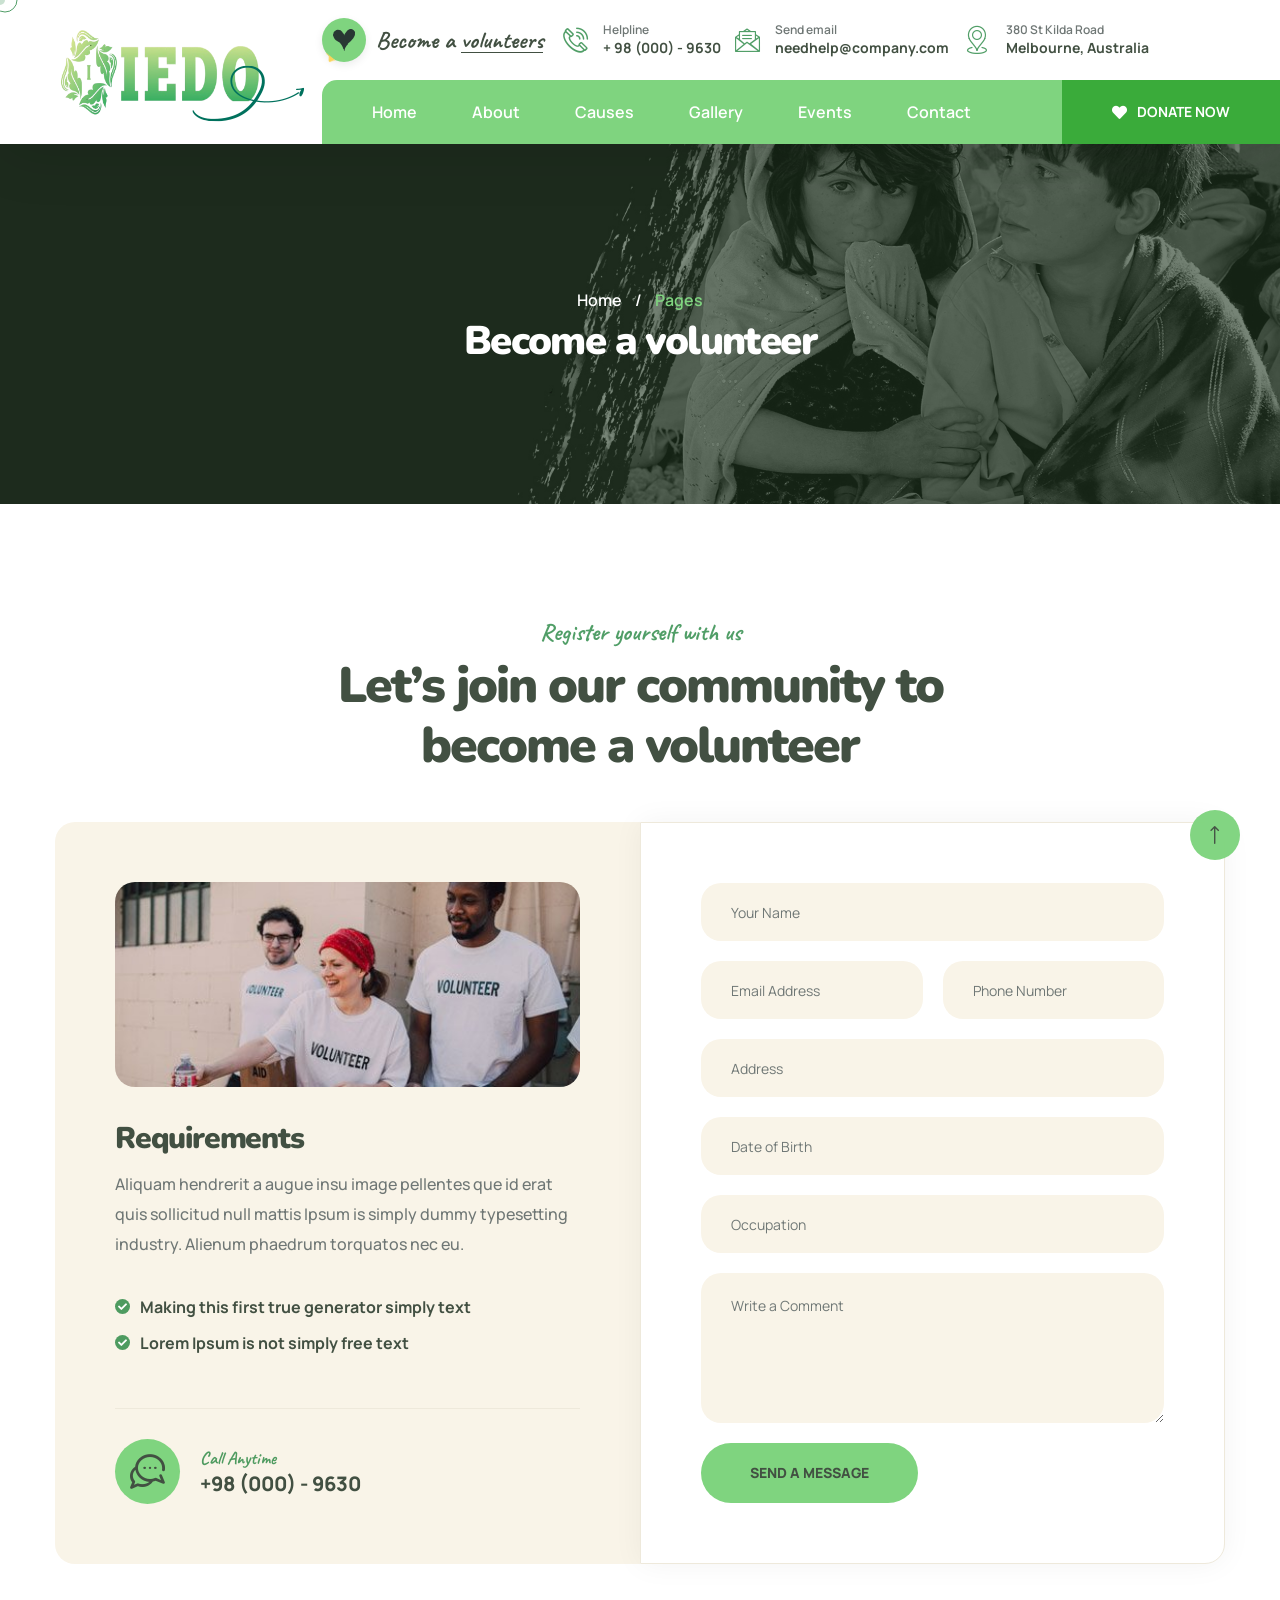
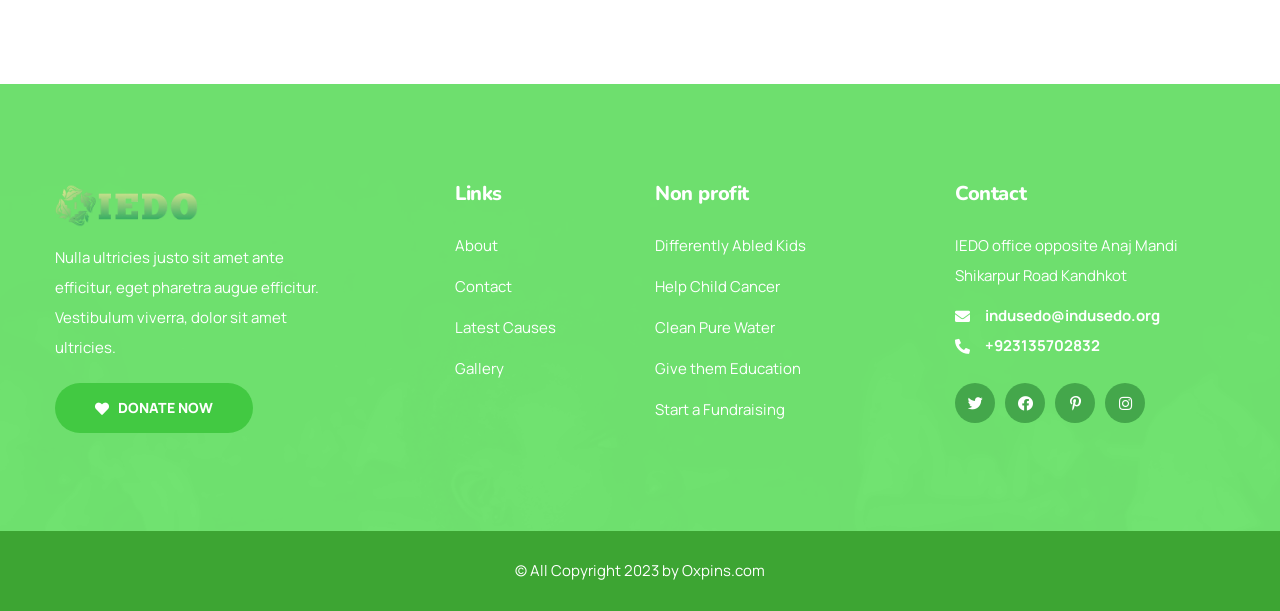
<file: become-volunteer.html>
<!DOCTYPE html>
<html lang="en">

<!-- Added by HTTrack --><meta http-equiv="content-type" content="text/html;charset=utf-8" /><!-- /Added by HTTrack -->
<head>
    <meta charset="UTF-8" />
    <meta name="viewport" content="width=device-width, initial-scale=1.0" />
    <title> IEDO | Become Volunteer </title>
    <!-- favicons Icons -->
    <link rel="apple-touch-icon" sizes="180x180" href="assets/images/favicons/apple-touch-icon.png" />
    <link rel="icon" type="image/png" sizes="32x32" href="assets/images/favicons/favicon-32x32.png" />
    <link rel="icon" type="image/png" sizes="16x16" href="assets/images/favicons/favicon-16x16.png" />
    <link rel="manifest" href="assets/images/favicons/site.webmanifest" />
    <meta name="description" content="Oxpins HTML 5 Template " />

    <!-- fonts -->
    <link rel="preconnect" href="https://fonts.googleapis.com/">

    <link rel="preconnect" href="https://fonts.gstatic.com/" crossorigin>

    <link
        href="https://fonts.googleapis.com/css2?family=Nunito:ital,wght@0,200;0,300;0,400;0,500;0,600;0,700;0,800;0,900;1,200;1,300;1,400;1,500;1,600;1,700;1,800;1,900&amp;display=swap"
        rel="stylesheet">

    <link href="https://fonts.googleapis.com/css2?family=Manrope:wght@200;300;400;500;600;700;800&amp;display=swap"
        rel="stylesheet">

    <link href="https://fonts.googleapis.com/css2?family=Caveat:wght@400;500;600;700&amp;display=swap" rel="stylesheet">


    <link rel="stylesheet" href="assets/vendors/bootstrap/css/bootstrap.min.css" />
    <link rel="stylesheet" href="assets/vendors/animate/animate.min.css" />
    <link rel="stylesheet" href="assets/vendors/animate/custom-animate.css" />
    <link rel="stylesheet" href="assets/vendors/fontawesome/css/all.min.css" />
    <link rel="stylesheet" href="assets/vendors/jarallax/jarallax.css" />
    <link rel="stylesheet" href="assets/vendors/jquery-magnific-popup/jquery.magnific-popup.css" />
    <link rel="stylesheet" href="assets/vendors/nouislider/nouislider.min.css" />
    <link rel="stylesheet" href="assets/vendors/nouislider/nouislider.pips.css" />
    <link rel="stylesheet" href="assets/vendors/odometer/odometer.min.css" />
    <link rel="stylesheet" href="assets/vendors/swiper/swiper.min.css" />
    <link rel="stylesheet" href="assets/vendors/oxpins-icons/style.css">
    <link rel="stylesheet" href="assets/vendors/tiny-slider/tiny-slider.min.css" />
    <link rel="stylesheet" href="assets/vendors/reey-font/stylesheet.css" />
    <link rel="stylesheet" href="assets/vendors/owl-carousel/owl.carousel.min.css" />
    <link rel="stylesheet" href="assets/vendors/owl-carousel/owl.theme.default.min.css" />
    <link rel="stylesheet" href="assets/vendors/bxslider/jquery.bxslider.css" />
    <link rel="stylesheet" href="assets/vendors/bootstrap-select/css/bootstrap-select.min.css" />
    <link rel="stylesheet" href="assets/vendors/vegas/vegas.min.css" />
    <link rel="stylesheet" href="assets/vendors/jquery-ui/jquery-ui.css" />
    <link rel="stylesheet" href="assets/vendors/timepicker/timePicker.css" />

    <!-- template styles -->
    <link rel="stylesheet" href="assets/css/oxpins.css" />
</head>

<body class="custom-cursor">

    <div class="custom-cursor__cursor"></div>
    <div class="custom-cursor__cursor-two"></div>





    <div class="preloader">
        <div class="preloader__image"></div>
    </div>
    <!-- /.preloader -->


    <div class="page-wrapper">
        <header class="main-header">
            <nav class="main-menu">
                <div class="main-menu__wrapper">
                    <div class="main-menu__wrapper-inner">
                        <div class="main-menu__left">
                           <div class="main-menu__logo">
                                <a href="index.html"><img src="assets/images/logo.png" height="90" width="200" alt=""></a>
                            </div>

                            <div class="main-menu__shape-1 float-bob-x">
                                <img src="assets/images/shapes/main-menu-shape-1.png" alt="">
                            </div>
                        </div>
                        <div class="main-menu__right">
                            <div class="main-menu__right-top">
                                <div class="main-menu__right-top-left">
                                    <div class="main-menu__volunteers">
                                        <div class="main-menu__volunteers-icon">
                                            <img src="assets/images/icon/main-menu-heart-icon.png" alt="">
                                        </div>
                                        <div class="main-menu__volunteers-text-box">
                                            <p class="main-menu__volunteers-text"><a href="become-volunteer.html">Become
                                                    a
                                                    <span>volunteers</span></a></p>
                                        </div>
                                    </div>
                                </div>
                                <div class="main-menu__right-top-right">
                                    <div class="main-menu__right-top-address">
                                        <ul class="list-unstyled main-menu__right-top-address-list">
                                            <li>
                                                <div class="icon">
                                                    <span class="icon-phone-call"></span>
                                                </div>
                                                <div class="content">
                                                    <p>Helpline</p>
                                                    <h5><a href="tel:980009630">+ 98 (000) - 9630</a></h5>
                                                </div>
                                            </li>
                                            <li>
                                                <div class="icon">
                                                    <span class="icon-message"></span>
                                                </div>
                                                <div class="content">
                                                    <p>Send email</p>
                                                    <h5><a href="mailto:needhelp@company.com">needhelp@company.com</a>
                                                    </h5>
                                                </div>
                                            </li>
                                            <li>
                                                <div class="icon">
                                                    <span class="icon-location"></span>
                                                </div>
                                                <div class="content">
                                                    <p>380 St Kilda Road</p>
                                                    <h5>Melbourne, Australia</h5>
                                                </div>
                                            </li>
                                        </ul>
                                    </div>
                                    <div class="main-menu__right-top-social">
                                        <a href="#"><i class="fab fa-twitter"></i></a>
                                        <a href="#"><i class="fab fa-facebook"></i></a>
                                        <a href="#"><i class="fab fa-pinterest-p"></i></a>
                                        <a href="#"><i class="fab fa-instagram"></i></a>
                                    </div>
                                </div>
                            </div>
                            <div class="main-menu__right-bottom">
                                <div class="main-menu__main-menu-box">
                                    <a href="#" class="mobile-nav__toggler"><i class="fa fa-bars"></i></a>
                                    <ul class="main-menu__list">
                                        <li>
                                            <a href="index.html">Home</a>
                                        </li>

                                         <li>
                                            <a href="about.html">About</a>
                                        </li>

                                        <li>
                                            <a href="donation.html">Causes</a>
                                        </li>
                                        
                                        <li>
                                            <a href="gallery.html">Gallery</a>
                                        </li>


                                         <li>
                                            <a href="events.html">Events</a>
                                        </li>

                                        <li>
                                            <a href="contact.html">Contact</a>
                                        </li>
                                    </ul>
                                </div>
                                <div class="main-menu__main-menu-content-box">
                                    <div class="main-menu__search-cat-btn-box">
                                        <div class="main-menu__btn-box">
                                            <a href="donate-now.html" class="main-menu__btn"> <span
                                                    class="fa fa-heart"></span> Donate
                                                now</a>
                                        </div>
                                    </div>
                                </div>
                            </div>
                        </div>
                    </div>
                </div>
            </nav>
        </header> 

        <div class="stricky-header stricked-menu main-menu">
            <div class="sticky-header__content"></div><!-- /.sticky-header__content -->
        </div><!-- /.stricky-header -->

        <!--Page Header Start-->
        <section class="page-header">
           <div class="page-header-bg" style="background-image: url(assets/images/gallery/slide2.jpg)">
            </div>
            <div class="container">
                <div class="page-header__inner">
                    <ul class="thm-breadcrumb list-unstyled">
                        <li><a href="index.html">Home</a></li>
                        <li><span>/</span></li>
                        <li class="active">Pages</li>
                    </ul>
                    <h2>Become a volunteer</h2>
                </div>
            </div>
        </section>
        <!--Page Header End-->

        <!--Become Volunteer Page Start-->
        <section class="become-volunteer-page">
            <div class="container">
                <div class="section-title text-center">
                    <span class="section-title__tagline">Register yourself with us</span>
                    <h2 class="section-title__title">Let’s join our community to <br> become a volunteer</h2>
                </div>
                <div class="row">
                    <div class="col-xl-6 col-lg-6">
                        <div class="become-volunteer-page__left">
                            <div class="become-volunteer-page__img">
                                <img src="assets/images/team/become-volunteer-img-1.jpg" alt="">
                            </div>
                            <div class="become-volunteer-page__content">
                                <h3 class="become-volunteer-page__title">Requirements</h3>
                                <p class="become-volunteer-page__text">Aliquam hendrerit a augue insu image pellentes
                                    que id erat quis sollicitud null mattis Ipsum is simply dummy typesetting industry.
                                    Alienum phaedrum torquatos nec eu.</p>
                                <ul class="list-unstyled become-volunteer__points">
                                    <li>
                                        <div class="icon">
                                            <i class="fa fa-check"></i>
                                        </div>
                                        <div class="text">
                                            <p>Making this first true generator simply text</p>
                                        </div>
                                    </li>
                                    <li>
                                        <div class="icon">
                                            <i class="fa fa-check"></i>
                                        </div>
                                        <div class="text">
                                            <p>Lorem Ipsum is not simply free text</p>
                                        </div>
                                    </li>
                                </ul>
                            </div>
                            <div class="become-volunteer__call">
                                <div class="become-volunteer__call-icon">
                                    <span class="icon-chat"></span>
                                </div>
                                <div class="become-volunteer__call-content">
                                    <span>Call Anytime</span>
                                    <p><a href="tel:980009630">+98 (000) - 9630</a></p>
                                </div>
                            </div>
                        </div>
                    </div>
                    <div class="col-xl-6 col-lg-6">
                        <div class="become-volunteer-page__right">
                            <form class="become-volunteer-page__form">
                                <div class="row">
                                    <div class="col-xl-12">
                                        <div class="become-volunteer-page__input">
                                            <input type="text" placeholder="Your Name" name="name">
                                        </div>
                                    </div>
                                    <div class="col-xl-6">
                                        <div class="become-volunteer-page__input">
                                            <input type="email" placeholder="Email Address" name="email">
                                        </div>
                                    </div>
                                    <div class="col-xl-6">
                                        <div class="become-volunteer-page__input">
                                            <input type="text" placeholder="Phone Number" name="phone">
                                        </div>
                                    </div>
                                    <div class="col-xl-12">
                                        <div class="become-volunteer-page__input">
                                            <input type="text" placeholder="Address" name="Address">
                                        </div>
                                    </div>
                                    <div class="col-xl-12">
                                        <div class="become-volunteer-page__input">
                                            <input type="text" placeholder="Date of Birth" name="date" id="datepicker">
                                        </div>
                                    </div>
                                    <div class="col-xl-12">
                                        <div class="become-volunteer-page__input">
                                            <input type="text" placeholder="Occupation" name="Occupation">
                                        </div>
                                    </div>
                                    <div class="col-xl-12">
                                        <div class="become-volunteer-page__input become-volunteer__message-box">
                                            <textarea name="message" placeholder="Write a Comment"></textarea>
                                        </div>
                                        <div class="become-volunteer-page__btn-box">
                                            <button type="submit" class="thm-btn become-volunteer-page__btn">Send a
                                                message</button>
                                        </div>
                                    </div>
                                </div>
                            </form>
                        </div>
                    </div>
                </div>
            </div>
        </section>
        <!--Become Volunteer Page End-->

           <!--Site Footer Start-->
        <footer class="site-footer">
            <div class="site-footer-bg" style="background-image: url(assets/images/backgrounds/site-footer-bg.jpg);">
            </div>
            <div class="site-footer__top">
                <div class="container">
                    <div class="row">
                        <div class="col-xl-4 col-lg-6 col-md-6 wow fadeInUp" data-wow-delay="100ms">
                            <div class="footer-widget__column footer-widget__about">
                                <div class="footer-widget__about-logo">
                                    <a href="index.html"><img src="assets/images/logo.png" width="143" alt=""></a>
                                </div>
                                <div class="footer-widget__about-text-box">
                                    <p class="footer-widget__about-text">Nulla ultricies justo sit amet ante efficitur,
                                        eget pharetra augue efficitur. Vestibulum viverra, dolor sit amet ultricies.</p>
                                </div>
                                <div class="footer-widget__btn">
                                    <a href="donate-now.html"> <span class="fa fa-heart"></span>Donate now</a>
                                </div>
                            </div>
                        </div>
                        <div class="col-xl-2 col-lg-6 col-md-6 wow fadeInUp" data-wow-delay="200ms">
                            <div class="footer-widget__column footer-widget__links clearfix">
                                <h3 class="footer-widget__title">Links</h3>
                                <ul class="footer-widget__links-list list-unstyled clearfix">
                                    <li><a href="about.html">About</a></li>
                                    <li><a href="contact.html">Contact</a></li>
                                    <li><a href="donation.html">Latest Causes</a></li>
                                    <li><a href="gallery.html">Gallery</a></li>
                                </ul>
                            </div>
                        </div>
                        <div class="col-xl-2 col-lg-6 col-md-6 wow fadeInUp" data-wow-delay="300ms">
                            <div class="footer-widget__column footer-widget__non-profit clearfix">
                                <h3 class="footer-widget__title">Non profit</h3>
                                <ul class="footer-widget__non-profit-list list-unstyled clearfix">
                                    <li><a href="donation-details.html">Differently Abled Kids</a></li>
                                    <li><a href="donation-details.html">Help Child Cancer</a></li>
                                    <li><a href="donation-details.html">Clean Pure Water</a></li>
                                    <li><a href="donation-details.html">Give them Education</a></li>
                                    <li><a href="donation-details.html">Start a Fundraising</a></li>
                                </ul>
                            </div>
                        </div>
                        <div class="col-xl-4 col-lg-6 col-md-6 wow fadeInUp" data-wow-delay="400ms">
                            <div class="footer-widget__column footer-widget__contact">
                                <h3 class="footer-widget__title">Contact</h3>
                                <p class="footer-widget__contact-text">IEDO office opposite Anaj Mandi<br> 
                                    Shikarpur Road Kandhkot
                                </p>
                                <ul class="list-unstyled footer-widget__contact-list">
                                    <li>
                                        <div class="icon">
                                            <i class="fa fa-envelope"></i>
                                        </div>
                                        <div class="text">
                                            <p><a href="mailto:needhelp@company.com ">indusedo@indusedo.org</a></p>
                                        </div>
                                    </li>
                                    <li>
                                        <div class="icon">
                                            <i class="fas fa-phone-alt"></i>
                                        </div>
                                        <div class="text">
                                            <p><a href="tel:980009630">+923135702832</a></p>
                                        </div>
                                    </li>
                                </ul>
                                <div class="site-footer__social">
                                    <a href="#"><i class="fab fa-twitter"></i></a>
                                    <a href="#"><i class="fab fa-facebook"></i></a>
                                    <a href="#"><i class="fab fa-pinterest-p"></i></a>
                                    <a href="#"><i class="fab fa-instagram"></i></a>
                                </div>
                            </div>
                        </div>
                    </div>
                </div>
            </div>
            <div class="site-footer__bottom">
                <div class="container">
                    <div class="row">
                        <div class="col-xl-12">
                            <div class="site-footer__bottom-inner">
                                <p class="site-footer__bottom-text">© All Copyright 2023 by <a href="#">Oxpins.com</a>
                                </p>
                            </div>
                        </div>
                    </div>
                </div>
            </div>
        </footer>
        <!--Site Footer End-->


    </div><!-- /.page-wrapper -->


    <div class="mobile-nav__wrapper">
        <div class="mobile-nav__overlay mobile-nav__toggler"></div>
        <!-- /.mobile-nav__overlay -->
        <div class="mobile-nav__content">
            <span class="mobile-nav__close mobile-nav__toggler"><i class="fa fa-times"></i></span>

            <div class="logo-box">
                <a href="index.html" aria-label="logo image"><img src="assets/images/resources/logo-2.png" width="143"
                        alt="" /></a>
            </div>
            <!-- /.logo-box -->
            <div class="mobile-nav__container"></div>
            <!-- /.mobile-nav__container -->

            <ul class="mobile-nav__contact list-unstyled">
                <li>
                    <i class="fa fa-envelope"></i>
                    <a href="mailto:needhelp@packageName__.com">needhelp@oxpins.com</a>
                </li>
                <li>
                    <i class="fa fa-phone-alt"></i>
                    <a href="tel:666-888-0000">666 888 0000</a>
                </li>
            </ul><!-- /.mobile-nav__contact -->
            <div class="mobile-nav__top">
                <div class="mobile-nav__social">
                    <a href="#" class="fab fa-twitter"></a>
                    <a href="#" class="fab fa-facebook-square"></a>
                    <a href="#" class="fab fa-pinterest-p"></a>
                    <a href="#" class="fab fa-instagram"></a>
                </div><!-- /.mobile-nav__social -->
            </div><!-- /.mobile-nav__top -->



        </div>
        <!-- /.mobile-nav__content -->
    </div>
    <!-- /.mobile-nav__wrapper -->

    <div class="search-popup">
        <div class="search-popup__overlay search-toggler"></div>
        <!-- /.search-popup__overlay -->
        <div class="search-popup__content">
            <form action="#">
                <label for="search" class="sr-only">search here</label><!-- /.sr-only -->
                <input type="text" id="search" placeholder="Search Here..." />
                <button type="submit" aria-label="search submit" class="thm-btn">
                    <i class="icon-magnifying-glass"></i>
                </button>
            </form>
        </div>
        <!-- /.search-popup__content -->
    </div>
    <!-- /.search-popup -->

    <a href="#" data-target="html" class="scroll-to-target scroll-to-top"><i class="icon-up-arrow"></i></a>


    <script src="assets/vendors/jquery/jquery-3.6.0.min.js"></script>
    <script src="assets/vendors/bootstrap/js/bootstrap.bundle.min.js"></script>
    <script src="assets/vendors/jarallax/jarallax.min.js"></script>
    <script src="assets/vendors/jquery-ajaxchimp/jquery.ajaxchimp.min.js"></script>
    <script src="assets/vendors/jquery-appear/jquery.appear.min.js"></script>
    <script src="assets/vendors/jquery-circle-progress/jquery.circle-progress.min.js"></script>
    <script src="assets/vendors/jquery-magnific-popup/jquery.magnific-popup.min.js"></script>
    <script src="assets/vendors/jquery-validate/jquery.validate.min.js"></script>
    <script src="assets/vendors/nouislider/nouislider.min.js"></script>
    <script src="assets/vendors/odometer/odometer.min.js"></script>
    <script src="assets/vendors/swiper/swiper.min.js"></script>
    <script src="assets/vendors/tiny-slider/tiny-slider.min.js"></script>
    <script src="assets/vendors/wnumb/wNumb.min.js"></script>
    <script src="assets/vendors/wow/wow.js"></script>
    <script src="assets/vendors/isotope/isotope.js"></script>
    <script src="assets/vendors/countdown/countdown.min.js"></script>
    <script src="assets/vendors/owl-carousel/owl.carousel.min.js"></script>
    <script src="assets/vendors/bxslider/jquery.bxslider.min.js"></script>
    <script src="assets/vendors/bootstrap-select/js/bootstrap-select.min.js"></script>
    <script src="assets/vendors/vegas/vegas.min.js"></script>
    <script src="assets/vendors/jquery-ui/jquery-ui.js"></script>
    <script src="assets/vendors/timepicker/timePicker.js"></script>
    <script src="assets/vendors/circleType/jquery.circleType.js"></script>
    <script src="assets/vendors/circleType/jquery.lettering.min.js"></script>




    <!-- template js -->
    <script src="assets/js/oxpins.js"></script>
</body>

</html>
</file>
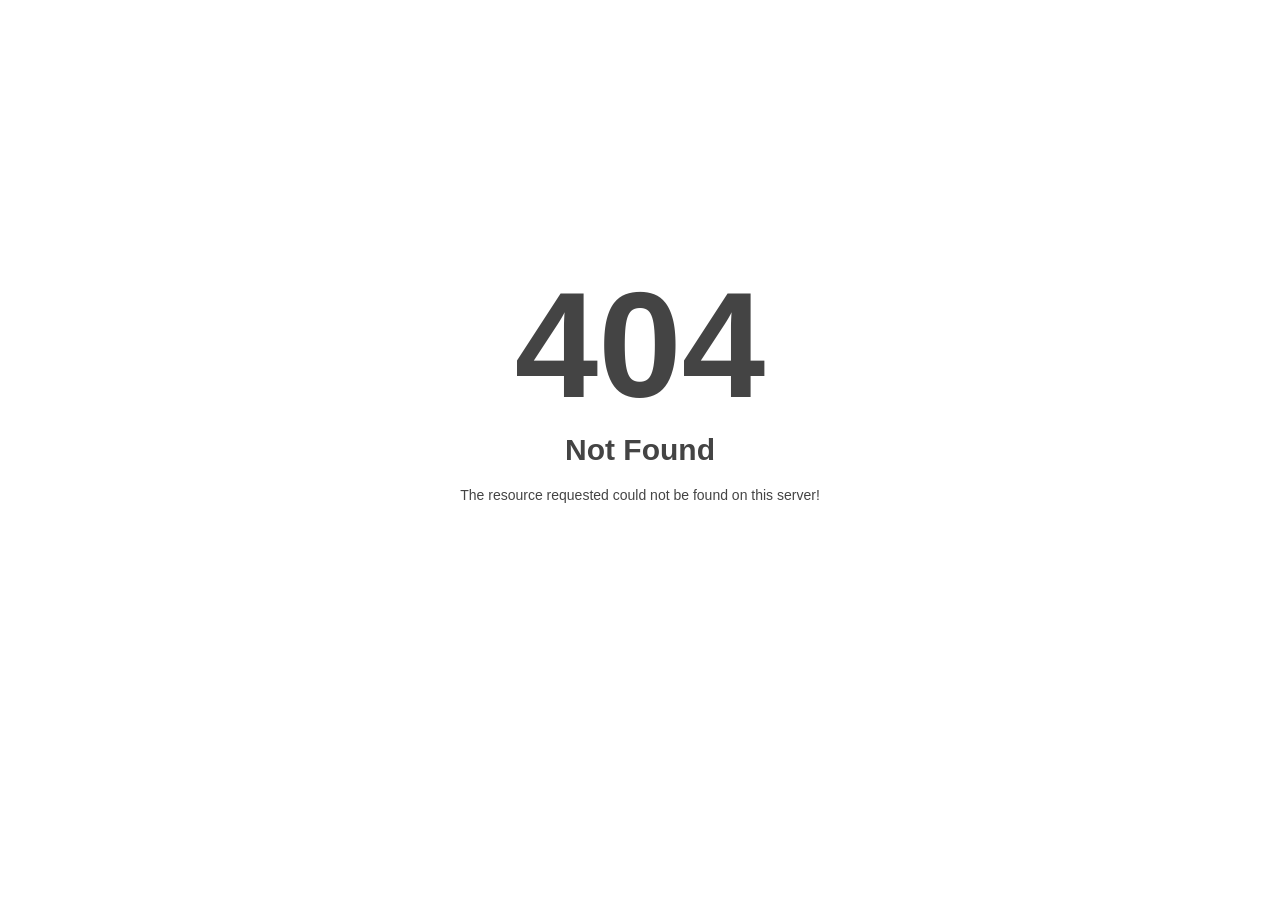
<file: blog-grid.html>
<!DOCTYPE html>
<html style="height:100%">
<head>
<meta name="viewport" content="width=device-width, initial-scale=1, shrink-to-fit=no" />
<title> 404 Not Found
</title><style>@media (prefers-color-scheme:dark){body{background-color:#000!important}}</style></head>
<body style="color: #444; margin:0;font: normal 14px/20px Arial, Helvetica, sans-serif; height:100%; background-color: #fff;">
<div style="height:auto; min-height:100%; ">     <div style="text-align: center; width:800px; margin-left: -400px; position:absolute; top: 30%; left:50%;">
        <h1 style="margin:0; font-size:150px; line-height:150px; font-weight:bold;">404</h1>
<h2 style="margin-top:20px;font-size: 30px;">Not Found
</h2>
<p>The resource requested could not be found on this server!</p>
</div></div></body></html>
</file>
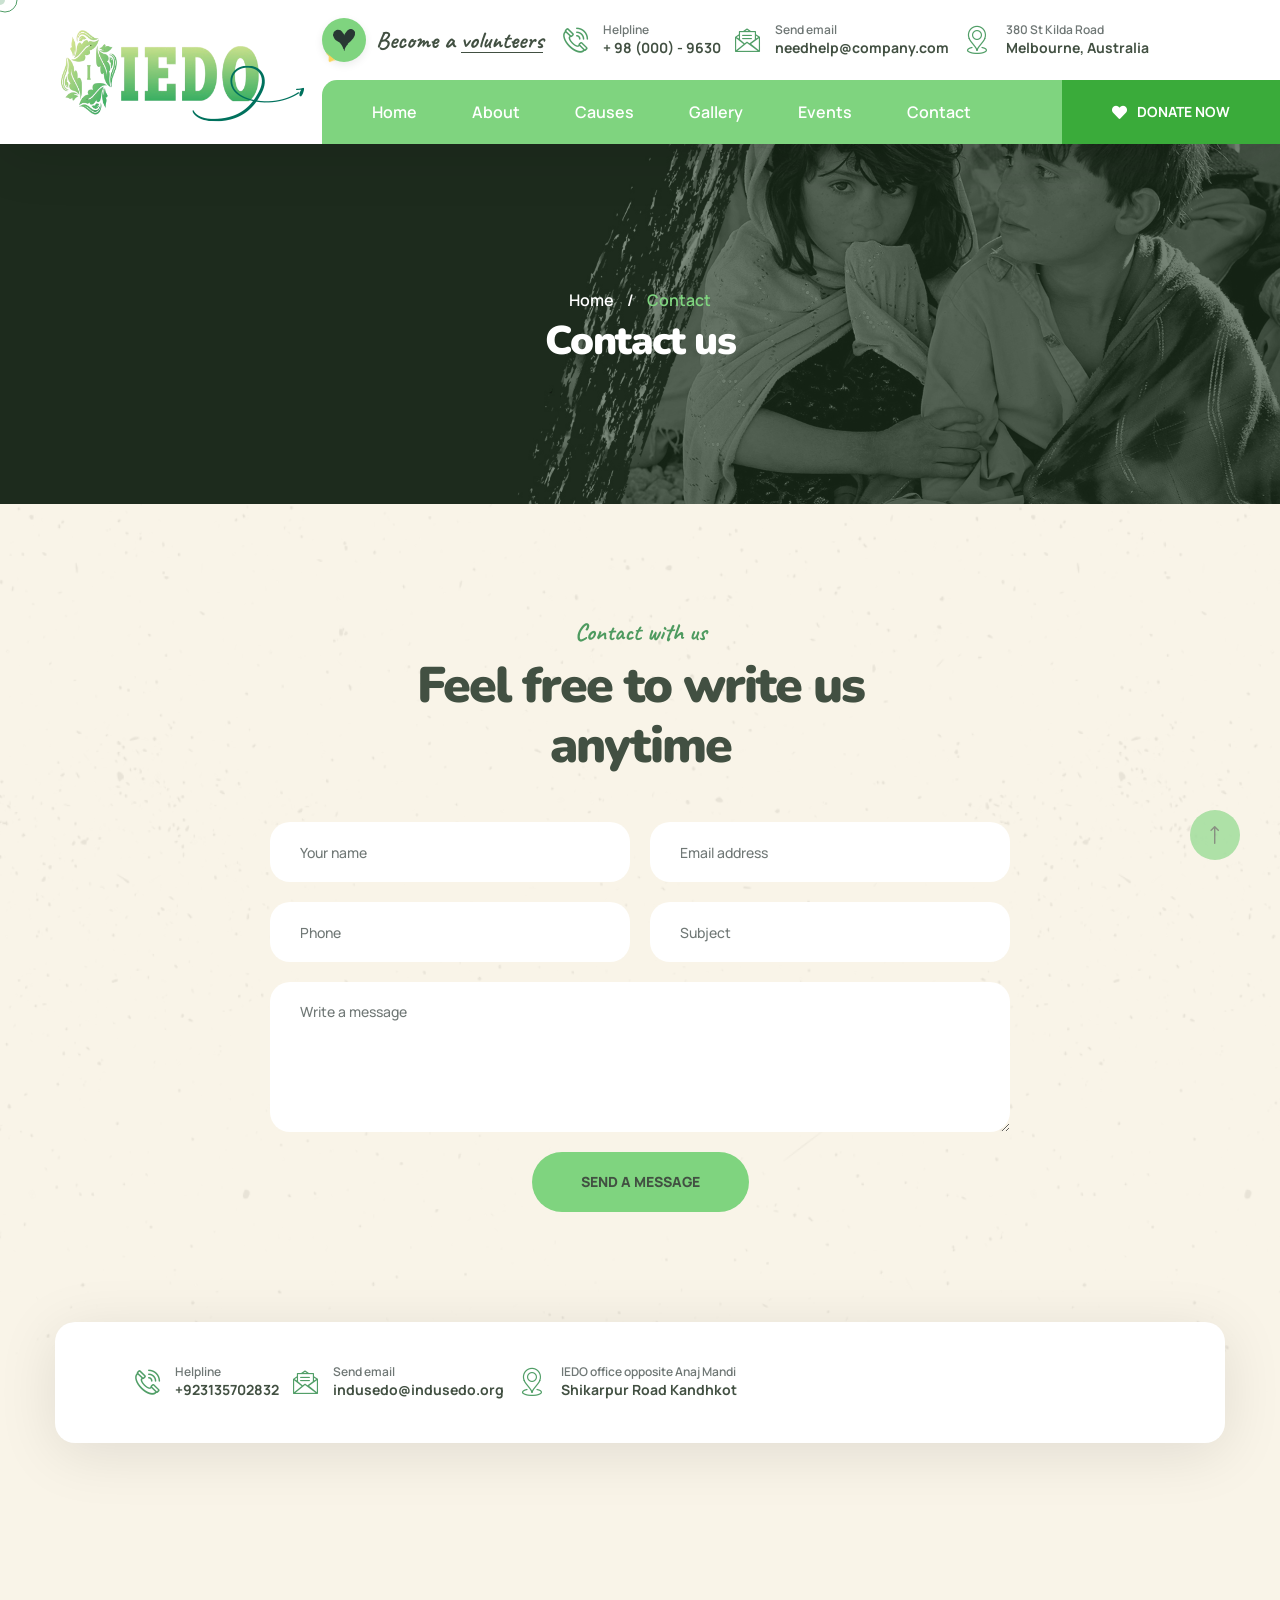
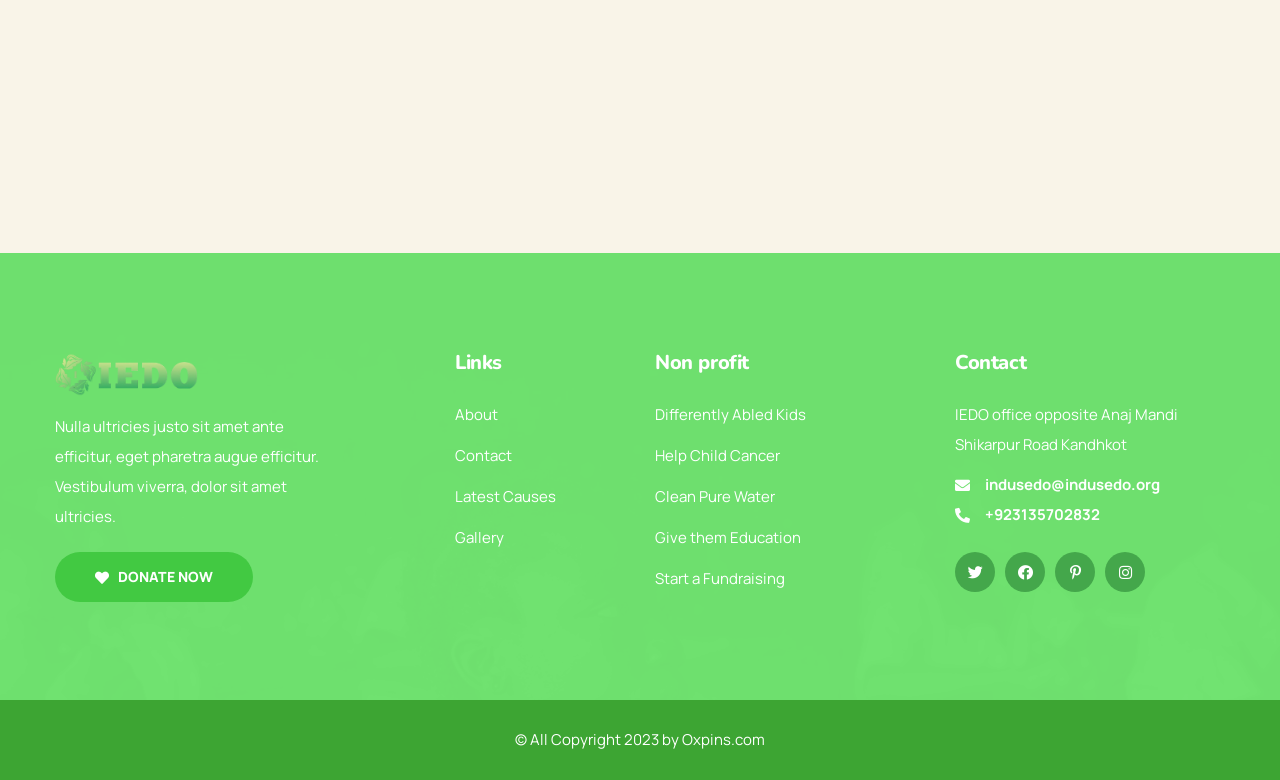
<file: contact.html>
<!DOCTYPE html>
<html lang="en">

<!-- Added by HTTrack --><meta http-equiv="content-type" content="text/html;charset=utf-8" /><!-- /Added by HTTrack -->
<head>
    <meta charset="UTF-8" />
    <meta name="viewport" content="width=device-width, initial-scale=1.0" />
    <title> IEDO | Contact </title>
    <!-- favicons Icons -->
    <link rel="apple-touch-icon" sizes="180x180" href="assets/images/favicons/apple-touch-icon.png" />
    <link rel="icon" type="image/png" sizes="32x32" href="assets/images/favicons/favicon-32x32.png" />
    <link rel="icon" type="image/png" sizes="16x16" href="assets/images/favicons/favicon-16x16.png" />
    <link rel="manifest" href="assets/images/favicons/site.webmanifest" />
    <meta name="description" content="Oxpins HTML 5 Template " />

    <!-- fonts -->
    <link rel="preconnect" href="https://fonts.googleapis.com/">

    <link rel="preconnect" href="https://fonts.gstatic.com/" crossorigin>

    <link
        href="https://fonts.googleapis.com/css2?family=Nunito:ital,wght@0,200;0,300;0,400;0,500;0,600;0,700;0,800;0,900;1,200;1,300;1,400;1,500;1,600;1,700;1,800;1,900&amp;display=swap"
        rel="stylesheet">

    <link href="https://fonts.googleapis.com/css2?family=Manrope:wght@200;300;400;500;600;700;800&amp;display=swap"
        rel="stylesheet">

    <link href="https://fonts.googleapis.com/css2?family=Caveat:wght@400;500;600;700&amp;display=swap" rel="stylesheet">


    <link rel="stylesheet" href="assets/vendors/bootstrap/css/bootstrap.min.css" />
    <link rel="stylesheet" href="assets/vendors/animate/animate.min.css" />
    <link rel="stylesheet" href="assets/vendors/animate/custom-animate.css" />
    <link rel="stylesheet" href="assets/vendors/fontawesome/css/all.min.css" />
    <link rel="stylesheet" href="assets/vendors/jarallax/jarallax.css" />
    <link rel="stylesheet" href="assets/vendors/jquery-magnific-popup/jquery.magnific-popup.css" />
    <link rel="stylesheet" href="assets/vendors/nouislider/nouislider.min.css" />
    <link rel="stylesheet" href="assets/vendors/nouislider/nouislider.pips.css" />
    <link rel="stylesheet" href="assets/vendors/odometer/odometer.min.css" />
    <link rel="stylesheet" href="assets/vendors/swiper/swiper.min.css" />
    <link rel="stylesheet" href="assets/vendors/oxpins-icons/style.css">
    <link rel="stylesheet" href="assets/vendors/tiny-slider/tiny-slider.min.css" />
    <link rel="stylesheet" href="assets/vendors/reey-font/stylesheet.css" />
    <link rel="stylesheet" href="assets/vendors/owl-carousel/owl.carousel.min.css" />
    <link rel="stylesheet" href="assets/vendors/owl-carousel/owl.theme.default.min.css" />
    <link rel="stylesheet" href="assets/vendors/bxslider/jquery.bxslider.css" />
    <link rel="stylesheet" href="assets/vendors/bootstrap-select/css/bootstrap-select.min.css" />
    <link rel="stylesheet" href="assets/vendors/vegas/vegas.min.css" />
    <link rel="stylesheet" href="assets/vendors/jquery-ui/jquery-ui.css" />
    <link rel="stylesheet" href="assets/vendors/timepicker/timePicker.css" />

    <!-- template styles -->
    <link rel="stylesheet" href="assets/css/oxpins.css" />
</head>

<body class="custom-cursor">

    <div class="custom-cursor__cursor"></div>
    <div class="custom-cursor__cursor-two"></div>





    <div class="preloader">
        <div class="preloader__image"></div>
    </div>
    <!-- /.preloader -->


    <div class="page-wrapper">
       <header class="main-header">
            <nav class="main-menu">
                <div class="main-menu__wrapper">
                    <div class="main-menu__wrapper-inner">
                        <div class="main-menu__left">
                            <div class="main-menu__logo">
                                <a href="index.html"><img src="assets/images/logo.png" height="90" width="200" alt=""></a>
                            </div>

                            <div class="main-menu__shape-1 float-bob-x">
                                <img src="assets/images/shapes/main-menu-shape-1.png" alt="">
                            </div>
                        </div>
                        <div class="main-menu__right">
                            <div class="main-menu__right-top">
                                <div class="main-menu__right-top-left">
                                    <div class="main-menu__volunteers">
                                        <div class="main-menu__volunteers-icon">
                                            <img src="assets/images/icon/main-menu-heart-icon.png" alt="">
                                        </div>
                                        <div class="main-menu__volunteers-text-box">
                                            <p class="main-menu__volunteers-text"><a href="become-volunteer.html">Become
                                                    a
                                                    <span>volunteers</span></a></p>
                                        </div>
                                    </div>
                                </div>
                                <div class="main-menu__right-top-right">
                                    <div class="main-menu__right-top-address">
                                        <ul class="list-unstyled main-menu__right-top-address-list">
                                            <li>
                                                <div class="icon">
                                                    <span class="icon-phone-call"></span>
                                                </div>
                                                <div class="content">
                                                    <p>Helpline</p>
                                                    <h5><a href="tel:980009630">+ 98 (000) - 9630</a></h5>
                                                </div>
                                            </li>
                                            <li>
                                                <div class="icon">
                                                    <span class="icon-message"></span>
                                                </div>
                                                <div class="content">
                                                    <p>Send email</p>
                                                    <h5><a href="mailto:needhelp@company.com">needhelp@company.com</a>
                                                    </h5>
                                                </div>
                                            </li>
                                            <li>
                                                <div class="icon">
                                                    <span class="icon-location"></span>
                                                </div>
                                                <div class="content">
                                                    <p>380 St Kilda Road</p>
                                                    <h5>Melbourne, Australia</h5>
                                                </div>
                                            </li>
                                        </ul>
                                    </div>
                                    <div class="main-menu__right-top-social">
                                        <a href="#"><i class="fab fa-twitter"></i></a>
                                        <a href="#"><i class="fab fa-facebook"></i></a>
                                        <a href="#"><i class="fab fa-pinterest-p"></i></a>
                                        <a href="#"><i class="fab fa-instagram"></i></a>
                                    </div>
                                </div>
                            </div>
                            <div class="main-menu__right-bottom">
                                <div class="main-menu__main-menu-box">
                                    <a href="#" class="mobile-nav__toggler"><i class="fa fa-bars"></i></a>
                                    <ul class="main-menu__list">
                                        <li>
                                            <a href="index.html">Home</a>
                                        </li>

                                         <li>
                                            <a href="about.html">About</a>
                                        </li>

                                        <li>
                                            <a href="donation.html">Causes</a>
                                        </li>
                                        
                                        <li>
                                            <a href="gallery.html">Gallery</a>
                                        </li>


                                         <li>
                                            <a href="events.html">Events</a>
                                        </li>

                                        <li>
                                            <a href="contact.html">Contact</a>
                                        </li>
                                    </ul>
                                </div>
                                <div class="main-menu__main-menu-content-box">
                                    <div class="main-menu__search-cat-btn-box">
                                        <div class="main-menu__btn-box">
                                            <a href="donate-now.html" class="main-menu__btn"> <span
                                                    class="fa fa-heart"></span> Donate
                                                now</a>
                                        </div>
                                    </div>
                                </div>
                            </div>
                        </div>
                    </div>
                </div>
            </nav>
        </header>

        <div class="stricky-header stricked-menu main-menu">
            <div class="sticky-header__content"></div><!-- /.sticky-header__content -->
        </div><!-- /.stricky-header -->

        <!--Page Header Start-->
        <section class="page-header">
            <div class="page-header-bg" style="background-image: url(assets/images/gallery/slide2.jpg)">
            </div>
            <div class="container">
                <div class="page-header__inner">
                    <ul class="thm-breadcrumb list-unstyled">
                        <li><a href="index.html">Home</a></li>
                        <li><span>/</span></li>
                        <li class="active">Contact</li>
                    </ul>
                    <h2>Contact us</h2>
                </div>
            </div>
        </section>
        <!--Page Header End-->

        <!--Contact Three Start-->
        <section class="contact-three">
            <div class="contact-three-shape"
                style="background-image: url(assets/images/shapes/contact-three-shape.png);"></div>
            <div class="container">
                <div class="section-title text-center">
                    <span class="section-title__tagline">Contact with us</span>
                    <h2 class="section-title__title">Feel free to write us <br> anytime</h2>
                </div>
                <div class="contact-page__form-box">
                    <form action="https://pixydrops.com/oxpinshtml/main-html/assets/inc/sendemail.php" class="contact-page__form contact-form-validated"
                        novalidate="novalidate">
                        <div class="row">
                            <div class="col-xl-6">
                                <div class="contact-form__input-box">
                                    <input type="text" placeholder="Your name" name="name">
                                </div>
                            </div>
                            <div class="col-xl-6">
                                <div class="contact-form__input-box">
                                    <input type="email" placeholder="Email address" name="email">
                                </div>
                            </div>
                            <div class="col-xl-6">
                                <div class="contact-form__input-box">
                                    <input type="text" placeholder="Phone" name="phone">
                                </div>
                            </div>
                            <div class="col-xl-6">
                                <div class="contact-form__input-box">
                                    <input type="text" placeholder="Subject" name="subject">
                                </div>
                            </div>
                        </div>
                        <div class="row">
                            <div class="col-xl-12">
                                <div class="contact-form__input-box text-message-box">
                                    <textarea name="message" placeholder="Write a message"></textarea>
                                </div>
                                <div class="contact-form__btn-box">
                                    <button type="submit" class="thm-btn contact-form__btn">Send a message</button>
                                </div>
                            </div>
                        </div>
                    </form>
                </div>
            </div>
        </section>
        <!--Contact Three End-->

        <!--Contact One Start-->
        <section class="contact-one">
            <div class="container">
                <div class="contact-one__inne">
                        <ul class="list-unstyled main-menu__right-top-address-list">
                                            <li>
                                                <div class="icon">
                                                    <span class="icon-phone-call"></span>
                                                </div>
                                                <div class="content">
                                                    <p>Helpline</p>
                                                    <h5><a href="tel:980009630">+923135702832</a></h5>
                                                </div>
                                            </li>
                                            <li>
                                                <div class="icon">
                                                    <span class="icon-message"></span>
                                                </div>
                                                <div class="content">
                                                    <p>Send email</p>
                                                    <h5><a href="mailto:needhelp@company.com">indusedo@indusedo.org</a>
                                                    </h5>
                                                </div>
                                            </li>
                                            <li>
                                                <div class="icon">
                                                    <span class="icon-location"></span>
                                                </div>
                                                <div class="content">
                                                    <p>IEDO office opposite Anaj Mandi</p>
                                                    <h5>Shikarpur Road Kandhkot</h5>
                                                </div>
                                            </li>
                                        </ul>
                </div>
            </div>
        </section>
        <!--Contact One End-->

        <!--Google Map Start-->
        <section class="google-map google-map-two">
            <iframe
                src="https://www.google.com/maps/embed?pb=!1m18!1m12!1m3!1d4562.753041141002!2d-118.80123790098536!3d34.152323469614075!2m3!1f0!2f0!3f0!3m2!1i1024!2i768!4f13.1!3m3!1m2!1s0x80e82469c2162619%3A0xba03efb7998eef6d!2sCostco+Wholesale!5e0!3m2!1sbn!2sbd!4v1562518641290!5m2!1sbn!2sbd"
                class="google-map__one" allowfullscreen></iframe>

        </section>
        <!--Google Map End-->

         <!--Site Footer Start-->
        <footer class="site-footer">
            <div class="site-footer-bg" style="background-image: url(assets/images/backgrounds/site-footer-bg.jpg);">
            </div>
            <div class="site-footer__top">
                <div class="container">
                    <div class="row">
                        <div class="col-xl-4 col-lg-6 col-md-6 wow fadeInUp" data-wow-delay="100ms">
                            <div class="footer-widget__column footer-widget__about">
                                <div class="footer-widget__about-logo">
                                    <a href="index.html"><img src="assets/images/logo.png" width="143" alt=""></a>
                                </div>
                                <div class="footer-widget__about-text-box">
                                    <p class="footer-widget__about-text">Nulla ultricies justo sit amet ante efficitur,
                                        eget pharetra augue efficitur. Vestibulum viverra, dolor sit amet ultricies.</p>
                                </div>
                                <div class="footer-widget__btn">
                                    <a href="donate-now.html"> <span class="fa fa-heart"></span>Donate now</a>
                                </div>
                            </div>
                        </div>
                        <div class="col-xl-2 col-lg-6 col-md-6 wow fadeInUp" data-wow-delay="200ms">
                            <div class="footer-widget__column footer-widget__links clearfix">
                                <h3 class="footer-widget__title">Links</h3>
                                <ul class="footer-widget__links-list list-unstyled clearfix">
                                    <li><a href="about.html">About</a></li>
                                    <li><a href="contact.html">Contact</a></li>
                                    <li><a href="donation.html">Latest Causes</a></li>
                                    <li><a href="gallery.html">Gallery</a></li>
                                </ul>
                            </div>
                        </div>
                        <div class="col-xl-2 col-lg-6 col-md-6 wow fadeInUp" data-wow-delay="300ms">
                            <div class="footer-widget__column footer-widget__non-profit clearfix">
                                <h3 class="footer-widget__title">Non profit</h3>
                                <ul class="footer-widget__non-profit-list list-unstyled clearfix">
                                    <li><a href="donation-details.html">Differently Abled Kids</a></li>
                                    <li><a href="donation-details.html">Help Child Cancer</a></li>
                                    <li><a href="donation-details.html">Clean Pure Water</a></li>
                                    <li><a href="donation-details.html">Give them Education</a></li>
                                    <li><a href="donation-details.html">Start a Fundraising</a></li>
                                </ul>
                            </div>
                        </div>
                        <div class="col-xl-4 col-lg-6 col-md-6 wow fadeInUp" data-wow-delay="400ms">
                            <div class="footer-widget__column footer-widget__contact">
                                <h3 class="footer-widget__title">Contact</h3>
                                <p class="footer-widget__contact-text">IEDO office opposite Anaj Mandi<br> 
                                    Shikarpur Road Kandhkot
                                </p>
                                <ul class="list-unstyled footer-widget__contact-list">
                                    <li>
                                        <div class="icon">
                                            <i class="fa fa-envelope"></i>
                                        </div>
                                        <div class="text">
                                            <p><a href="mailto:needhelp@company.com ">indusedo@indusedo.org</a></p>
                                        </div>
                                    </li>
                                    <li>
                                        <div class="icon">
                                            <i class="fas fa-phone-alt"></i>
                                        </div>
                                        <div class="text">
                                            <p><a href="tel:980009630">+923135702832</a></p>
                                        </div>
                                    </li>
                                </ul>
                                <div class="site-footer__social">
                                    <a href="#"><i class="fab fa-twitter"></i></a>
                                    <a href="#"><i class="fab fa-facebook"></i></a>
                                    <a href="#"><i class="fab fa-pinterest-p"></i></a>
                                    <a href="#"><i class="fab fa-instagram"></i></a>
                                </div>
                            </div>
                        </div>
                    </div>
                </div>
            </div>
            <div class="site-footer__bottom">
                <div class="container">
                    <div class="row">
                        <div class="col-xl-12">
                            <div class="site-footer__bottom-inner">
                                <p class="site-footer__bottom-text">© All Copyright 2023 by <a href="#">Oxpins.com</a>
                                </p>
                            </div>
                        </div>
                    </div>
                </div>
            </div>
        </footer>
        <!--Site Footer End-->


    </div><!-- /.page-wrapper -->


    <div class="mobile-nav__wrapper">
        <div class="mobile-nav__overlay mobile-nav__toggler"></div>
        <!-- /.mobile-nav__overlay -->
        <div class="mobile-nav__content">
            <span class="mobile-nav__close mobile-nav__toggler"><i class="fa fa-times"></i></span>

            <div class="logo-box">
                <a href="index.html" aria-label="logo image"><img src="assets/images/resources/logo-2.png" width="143"
                        alt="" /></a>
            </div>
            <!-- /.logo-box -->
            <div class="mobile-nav__container"></div>
            <!-- /.mobile-nav__container -->

            <ul class="mobile-nav__contact list-unstyled">
                <li>
                    <i class="fa fa-envelope"></i>
                    <a href="mailto:needhelp@packageName__.com">needhelp@oxpins.com</a>
                </li>
                <li>
                    <i class="fa fa-phone-alt"></i>
                    <a href="tel:666-888-0000">666 888 0000</a>
                </li>
            </ul><!-- /.mobile-nav__contact -->
            <div class="mobile-nav__top">
                <div class="mobile-nav__social">
                    <a href="#" class="fab fa-twitter"></a>
                    <a href="#" class="fab fa-facebook-square"></a>
                    <a href="#" class="fab fa-pinterest-p"></a>
                    <a href="#" class="fab fa-instagram"></a>
                </div><!-- /.mobile-nav__social -->
            </div><!-- /.mobile-nav__top -->



        </div>
        <!-- /.mobile-nav__content -->
    </div>
    <!-- /.mobile-nav__wrapper -->

    <div class="search-popup">
        <div class="search-popup__overlay search-toggler"></div>
        <!-- /.search-popup__overlay -->
        <div class="search-popup__content">
            <form action="#">
                <label for="search" class="sr-only">search here</label><!-- /.sr-only -->
                <input type="text" id="search" placeholder="Search Here..." />
                <button type="submit" aria-label="search submit" class="thm-btn">
                    <i class="icon-magnifying-glass"></i>
                </button>
            </form>
        </div>
        <!-- /.search-popup__content -->
    </div>
    <!-- /.search-popup -->

    <a href="#" data-target="html" class="scroll-to-target scroll-to-top"><i class="icon-up-arrow"></i></a>


    <script src="assets/vendors/jquery/jquery-3.6.0.min.js"></script>
    <script src="assets/vendors/bootstrap/js/bootstrap.bundle.min.js"></script>
    <script src="assets/vendors/jarallax/jarallax.min.js"></script>
    <script src="assets/vendors/jquery-ajaxchimp/jquery.ajaxchimp.min.js"></script>
    <script src="assets/vendors/jquery-appear/jquery.appear.min.js"></script>
    <script src="assets/vendors/jquery-circle-progress/jquery.circle-progress.min.js"></script>
    <script src="assets/vendors/jquery-magnific-popup/jquery.magnific-popup.min.js"></script>
    <script src="assets/vendors/jquery-validate/jquery.validate.min.js"></script>
    <script src="assets/vendors/nouislider/nouislider.min.js"></script>
    <script src="assets/vendors/odometer/odometer.min.js"></script>
    <script src="assets/vendors/swiper/swiper.min.js"></script>
    <script src="assets/vendors/tiny-slider/tiny-slider.min.js"></script>
    <script src="assets/vendors/wnumb/wNumb.min.js"></script>
    <script src="assets/vendors/wow/wow.js"></script>
    <script src="assets/vendors/isotope/isotope.js"></script>
    <script src="assets/vendors/countdown/countdown.min.js"></script>
    <script src="assets/vendors/owl-carousel/owl.carousel.min.js"></script>
    <script src="assets/vendors/bxslider/jquery.bxslider.min.js"></script>
    <script src="assets/vendors/bootstrap-select/js/bootstrap-select.min.js"></script>
    <script src="assets/vendors/vegas/vegas.min.js"></script>
    <script src="assets/vendors/jquery-ui/jquery-ui.js"></script>
    <script src="assets/vendors/timepicker/timePicker.js"></script>
    <script src="assets/vendors/circleType/jquery.circleType.js"></script>
    <script src="assets/vendors/circleType/jquery.lettering.min.js"></script>




    <!-- template js -->
    <script src="assets/js/oxpins.js"></script>
</body>

</html>
</file>
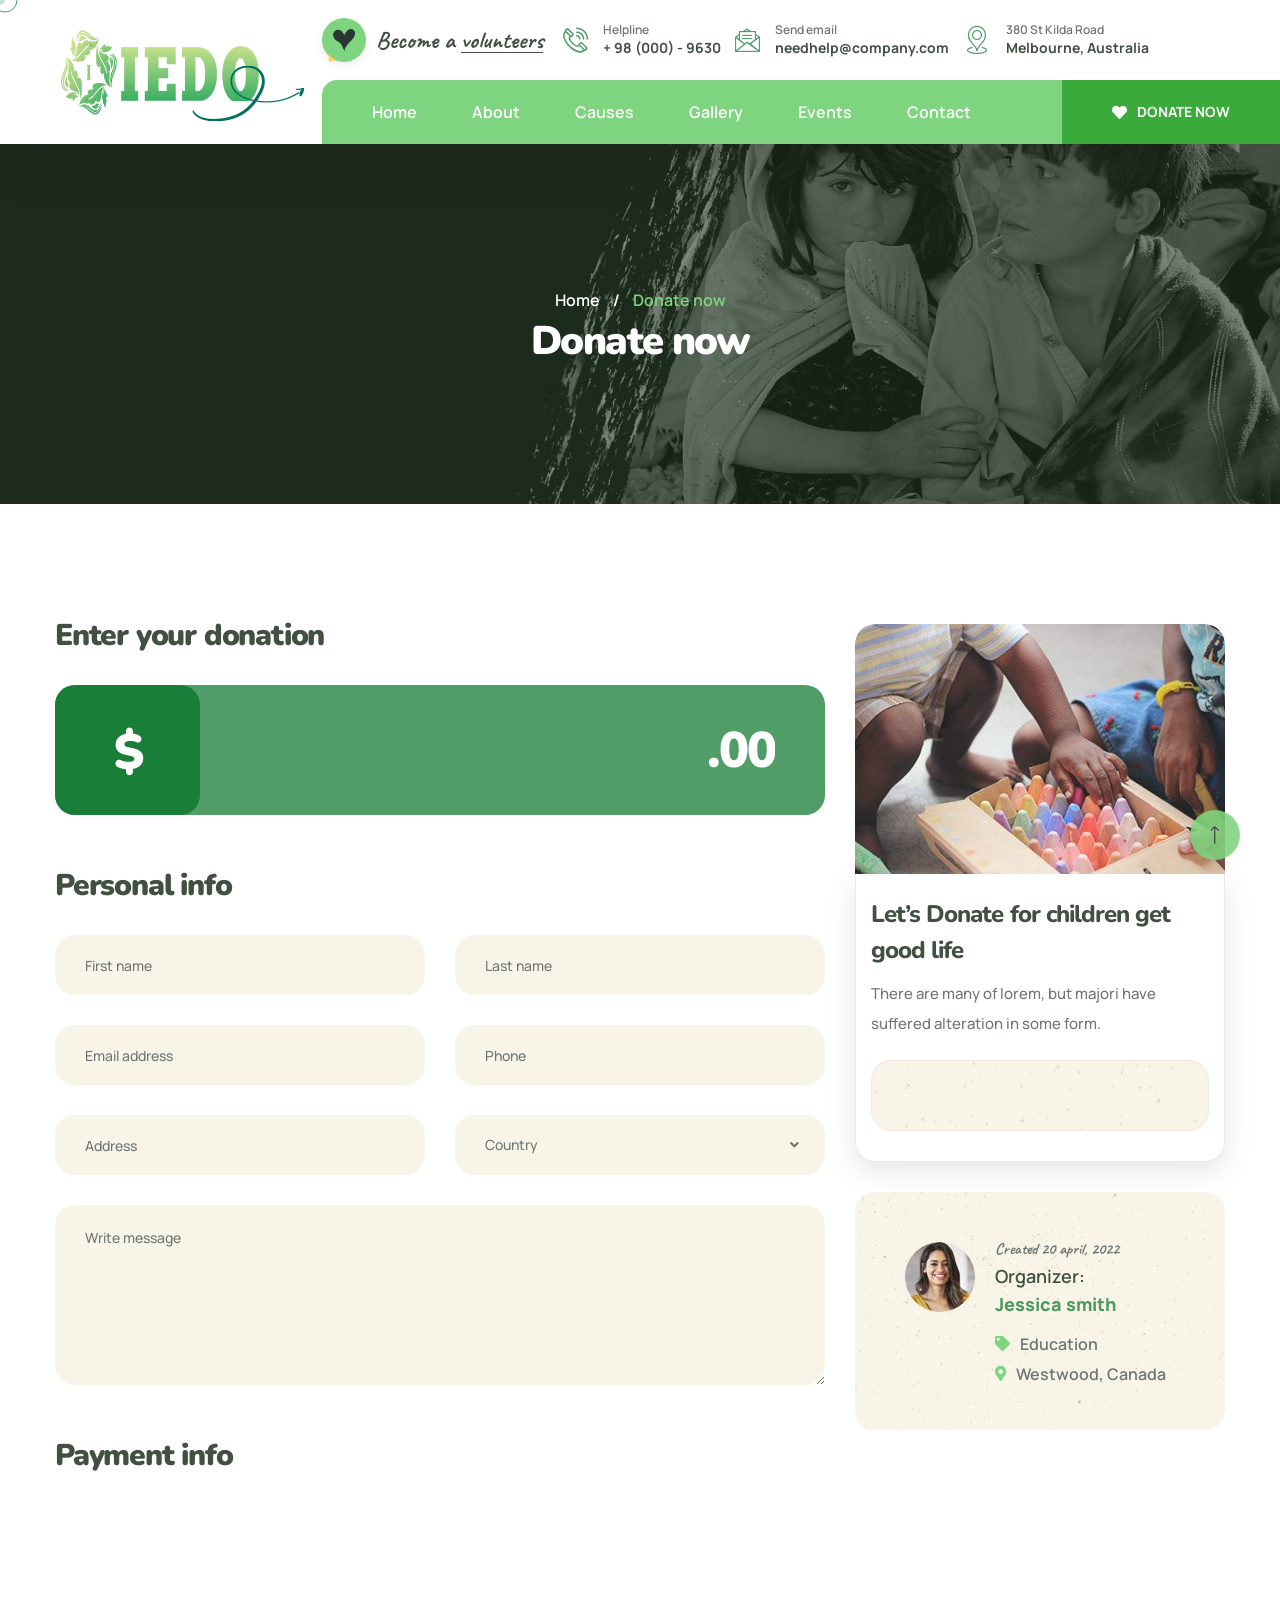
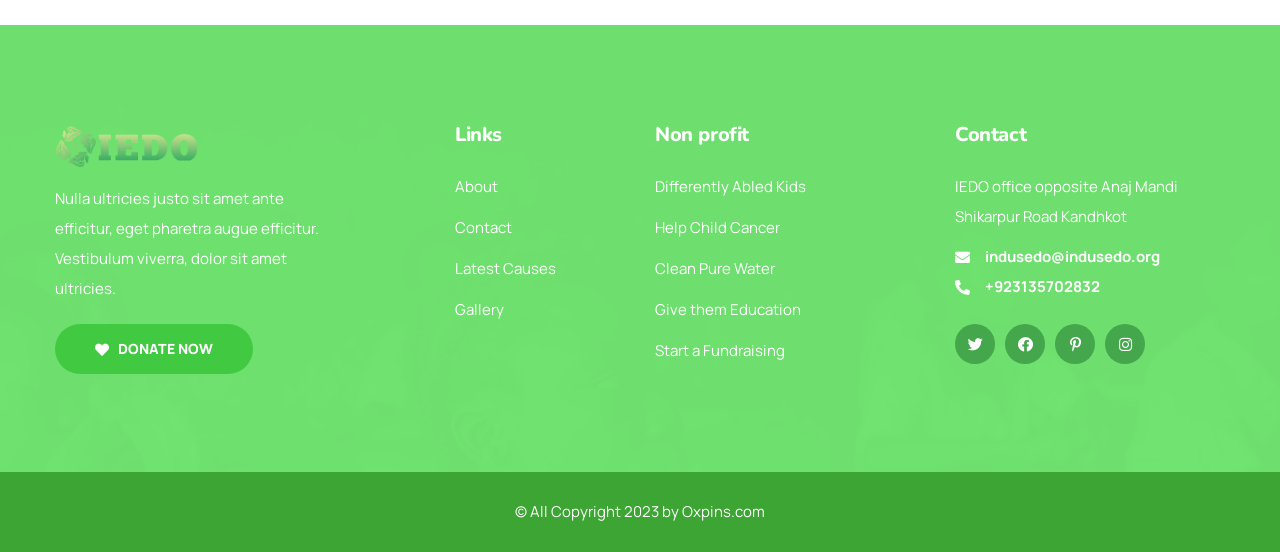
<file: donate-now.html>
<!DOCTYPE html>
<html lang="en">

<!-- Added by HTTrack --><meta http-equiv="content-type" content="text/html;charset=utf-8" /><!-- /Added by HTTrack -->
<head>
    <meta charset="UTF-8" />
    <meta name="viewport" content="width=device-width, initial-scale=1.0" />
    <title> IDEO | Donate Now  </title>
    <!-- favicons Icons -->
    <link rel="apple-touch-icon" sizes="180x180" href="assets/images/favicons/apple-touch-icon.png" />
    <link rel="icon" type="image/png" sizes="32x32" href="assets/images/favicons/favicon-32x32.png" />
    <link rel="icon" type="image/png" sizes="16x16" href="assets/images/favicons/favicon-16x16.png" />
    <link rel="manifest" href="assets/images/favicons/site.webmanifest" />
    <meta name="description" content="Oxpins HTML 5 Template " />

    <!-- fonts -->
    <link rel="preconnect" href="https://fonts.googleapis.com/">

    <link rel="preconnect" href="https://fonts.gstatic.com/" crossorigin>

    <link
        href="https://fonts.googleapis.com/css2?family=Nunito:ital,wght@0,200;0,300;0,400;0,500;0,600;0,700;0,800;0,900;1,200;1,300;1,400;1,500;1,600;1,700;1,800;1,900&amp;display=swap"
        rel="stylesheet">

    <link href="https://fonts.googleapis.com/css2?family=Manrope:wght@200;300;400;500;600;700;800&amp;display=swap"
        rel="stylesheet">

    <link href="https://fonts.googleapis.com/css2?family=Caveat:wght@400;500;600;700&amp;display=swap" rel="stylesheet">


    <link rel="stylesheet" href="assets/vendors/bootstrap/css/bootstrap.min.css" />
    <link rel="stylesheet" href="assets/vendors/animate/animate.min.css" />
    <link rel="stylesheet" href="assets/vendors/animate/custom-animate.css" />
    <link rel="stylesheet" href="assets/vendors/fontawesome/css/all.min.css" />
    <link rel="stylesheet" href="assets/vendors/jarallax/jarallax.css" />
    <link rel="stylesheet" href="assets/vendors/jquery-magnific-popup/jquery.magnific-popup.css" />
    <link rel="stylesheet" href="assets/vendors/nouislider/nouislider.min.css" />
    <link rel="stylesheet" href="assets/vendors/nouislider/nouislider.pips.css" />
    <link rel="stylesheet" href="assets/vendors/odometer/odometer.min.css" />
    <link rel="stylesheet" href="assets/vendors/swiper/swiper.min.css" />
    <link rel="stylesheet" href="assets/vendors/oxpins-icons/style.css">
    <link rel="stylesheet" href="assets/vendors/tiny-slider/tiny-slider.min.css" />
    <link rel="stylesheet" href="assets/vendors/reey-font/stylesheet.css" />
    <link rel="stylesheet" href="assets/vendors/owl-carousel/owl.carousel.min.css" />
    <link rel="stylesheet" href="assets/vendors/owl-carousel/owl.theme.default.min.css" />
    <link rel="stylesheet" href="assets/vendors/bxslider/jquery.bxslider.css" />
    <link rel="stylesheet" href="assets/vendors/bootstrap-select/css/bootstrap-select.min.css" />
    <link rel="stylesheet" href="assets/vendors/vegas/vegas.min.css" />
    <link rel="stylesheet" href="assets/vendors/jquery-ui/jquery-ui.css" />
    <link rel="stylesheet" href="assets/vendors/timepicker/timePicker.css" />

    <!-- template styles -->
    <link rel="stylesheet" href="assets/css/oxpins.css" />
</head>

<body class="custom-cursor">

    <div class="custom-cursor__cursor"></div>
    <div class="custom-cursor__cursor-two"></div>





    <div class="preloader">
        <div class="preloader__image"></div>
    </div>
    <!-- /.preloader -->


    <div class="page-wrapper">
       <header class="main-header">
            <nav class="main-menu">
                <div class="main-menu__wrapper">
                    <div class="main-menu__wrapper-inner">
                        <div class="main-menu__left">
                           <div class="main-menu__logo">
                                <a href="index.html"><img src="assets/images/logo.png" height="90" width="200" alt=""></a>
                            </div>

                            <div class="main-menu__shape-1 float-bob-x">
                                <img src="assets/images/shapes/main-menu-shape-1.png" alt="">
                            </div>
                        </div>
                        <div class="main-menu__right">
                            <div class="main-menu__right-top">
                                <div class="main-menu__right-top-left">
                                    <div class="main-menu__volunteers">
                                        <div class="main-menu__volunteers-icon">
                                            <img src="assets/images/icon/main-menu-heart-icon.png" alt="">
                                        </div>
                                        <div class="main-menu__volunteers-text-box">
                                            <p class="main-menu__volunteers-text"><a href="become-volunteer.html">Become
                                                    a
                                                    <span>volunteers</span></a></p>
                                        </div>
                                    </div>
                                </div>
                                <div class="main-menu__right-top-right">
                                    <div class="main-menu__right-top-address">
                                        <ul class="list-unstyled main-menu__right-top-address-list">
                                            <li>
                                                <div class="icon">
                                                    <span class="icon-phone-call"></span>
                                                </div>
                                                <div class="content">
                                                    <p>Helpline</p>
                                                    <h5><a href="tel:980009630">+ 98 (000) - 9630</a></h5>
                                                </div>
                                            </li>
                                            <li>
                                                <div class="icon">
                                                    <span class="icon-message"></span>
                                                </div>
                                                <div class="content">
                                                    <p>Send email</p>
                                                    <h5><a href="mailto:needhelp@company.com">needhelp@company.com</a>
                                                    </h5>
                                                </div>
                                            </li>
                                            <li>
                                                <div class="icon">
                                                    <span class="icon-location"></span>
                                                </div>
                                                <div class="content">
                                                    <p>380 St Kilda Road</p>
                                                    <h5>Melbourne, Australia</h5>
                                                </div>
                                            </li>
                                        </ul>
                                    </div>
                                    <div class="main-menu__right-top-social">
                                        <a href="#"><i class="fab fa-twitter"></i></a>
                                        <a href="#"><i class="fab fa-facebook"></i></a>
                                        <a href="#"><i class="fab fa-pinterest-p"></i></a>
                                        <a href="#"><i class="fab fa-instagram"></i></a>
                                    </div>
                                </div>
                            </div>
                            <div class="main-menu__right-bottom">
                                <div class="main-menu__main-menu-box">
                                    <a href="#" class="mobile-nav__toggler"><i class="fa fa-bars"></i></a>
                                    <ul class="main-menu__list">
                                        <li>
                                            <a href="index.html">Home</a>
                                        </li>

                                         <li>
                                            <a href="about.html">About</a>
                                        </li>

                                        <li>
                                            <a href="donation.html">Causes</a>
                                        </li>
                                        
                                        <li>
                                            <a href="gallery.html">Gallery</a>
                                        </li>


                                         <li>
                                            <a href="events.html">Events</a>
                                        </li>
                                      
                                        <li>
                                            <a href="contact.html">Contact</a>
                                        </li>
                                    </ul>
                                </div>
                                <div class="main-menu__main-menu-content-box">
                                    <div class="main-menu__search-cat-btn-box">
                                        <div class="main-menu__btn-box">
                                            <a href="donate-now.html" class="main-menu__btn"> <span
                                                    class="fa fa-heart"></span> Donate
                                                now</a>
                                        </div>
                                    </div>
                                </div>
                            </div>
                        </div>
                    </div>
                </div>
            </nav>
        </header>

        <div class="stricky-header stricked-menu main-menu">
            <div class="sticky-header__content"></div><!-- /.sticky-header__content -->
        </div><!-- /.stricky-header -->

        <!--Page Header Start-->
        <section class="page-header">
            <div class="page-header-bg" style="background-image: url(assets/images/gallery/slide2.jpg)">
            </div>
            <div class="container">
                <div class="page-header__inner">
                    <ul class="thm-breadcrumb list-unstyled">
                        <li><a href="index.html">Home</a></li>
                        <li><span>/</span></li>
                        <li class="active">Donate now</li>
                    </ul>
                    <h2>Donate now</h2>
                </div>
            </div>
        </section>
        <!--Page Header End-->

        <!--Donate Now Start-->
        <section class="donate-now">
            <div class="container">
                <div class="row">
                    <div class="col-xl-8 col-lg-7">
                        <div class="donate-now__left">
                            <div class="donate-now__enter-donation">
                                <h3 class="donate-now__title">Enter your donation</h3>
                                <div class="donate-now__enter-donation-input">
                                    <select class="selectpicker">
                                        <option>$</option>
                                        <option>₤</option>
                                        <option>¥</option>
                                    </select>
                                    <input type="text" name="donation-money" value=".00">
                                </div>
                            </div>
                            <div class="donate-now__personal-info-box">
                                <h3 class="donate-now__title">Personal info</h3>
                                <form class="donate-now__personal-info-form">
                                    <div class="row">
                                        <div class="col-xl-6">
                                            <div class="donate-now__personal-info-input">
                                                <input type="text" placeholder="First name" name="name">
                                            </div>
                                        </div>
                                        <div class="col-xl-6">
                                            <div class="donate-now__personal-info-input">
                                                <input type="text" placeholder="Last name" name="last-name">
                                            </div>
                                        </div>
                                        <div class="col-xl-6">
                                            <div class="donate-now__personal-info-input">
                                                <input type="email" placeholder="Email address" name="email">
                                            </div>
                                        </div>
                                        <div class="col-xl-6">
                                            <div class="donate-now__personal-info-input">
                                                <input type="text" placeholder="Phone" name="phone">
                                            </div>
                                        </div>
                                        <div class="col-xl-6">
                                            <div class="donate-now__personal-info-input">
                                                <input type="text" placeholder="Address" name="Address">
                                            </div>
                                        </div>
                                        <div class="col-xl-6">
                                            <div class="donate-now__personal-info-input">
                                                <select class="selectpicker" aria-label="Default select example">
                                                    <option selected>Country</option>
                                                    <option value="1">USA</option>
                                                    <option value="2">England</option>
                                                    <option value="3">Australia</option>
                                                </select>
                                            </div>
                                        </div>
                                    </div>
                                    <div class="row">
                                        <div class="col-xl-12">
                                            <div
                                                class="donate-now__personal-info-input donate-now__personal-info-message-box">
                                                <textarea name="message" placeholder="Write message"></textarea>
                                            </div>
                                        </div>
                                    </div>
                                </form>
                            </div>
                            <div class="donate-now__payment-info">
                                <h3 class="donate-now__title">Payment info</h3>
                                
                            </div>
                        </div>
                    </div>
                    <div class="col-xl-4 col-lg-5">
                        <div class="donate-now__right">
                            <div class="causes-one__single">
                                <div class="causes-one__img">
                                    <img src="assets/images/resources/causes-1-1.jpg" alt="">
                                </div>
                                <div class="causes-one__content">
                                    <h3 class="causes-one__title"><a href="donation-details.html">Let’s Donate for children get good life</a>
                                    </h3>
                                    <p class="causes-one__text">There are many of lorem, but majori have
                                        suffered alteration in some form.</p>
                                    <div class="causes-one__progress">
                                        <div class="causes-one__progress-shape"
                                            style="background-image: url(assets/images/shapes/causes-one-progress-shape-1.png);">
                                        </div>
                                    </div>
                                </div>
                            </div>
                            <div class="donation-details__organizer">
                                <div class="sidebar-shape-1"
                                    style="background-image: url(assets/images/shapes/sidebar-shape-1.png);"></div>
                                <div class="donation-details__organizer-img">
                                    <img src="assets/images/resources/donation-details-organizer-img.jpg" alt="">
                                </div>
                                <div class="donation-details__organizer-content">
                                    <p class="donation-details__organizer-date">Created 20 april, 2022</p>
                                    <p class="donation-details__organizer-title">Organizer:</p>
                                    <p class="donation-details__organizer-name">Jessica smith</p>
                                    <ul class="list-unstyled donation-details__organizer-list">
                                        <li>
                                            <div class="icon">
                                                <span class="fas fa-tag"></span>
                                            </div>
                                            <div class="text">
                                                <p>Education</p>
                                            </div>
                                        </li>
                                        <li>
                                            <div class="icon">
                                                <span class="fas fa-map-marker-alt"></span>
                                            </div>
                                            <div class="text">
                                                <p>Westwood, Canada</p>
                                            </div>
                                        </li>
                                    </ul>
                                </div>
                            </div>
                        </div>
                    </div>
                </div>
            </div>
        </section>
        <!--Donate Now End-->

         <!--Site Footer Start-->
        <footer class="site-footer">
            <div class="site-footer-bg" style="background-image: url(assets/images/backgrounds/site-footer-bg.jpg);">
            </div>
            <div class="site-footer__top">
                <div class="container">
                    <div class="row">
                        <div class="col-xl-4 col-lg-6 col-md-6 wow fadeInUp" data-wow-delay="100ms">
                            <div class="footer-widget__column footer-widget__about">
                                <div class="footer-widget__about-logo">
                                    <a href="index.html"><img src="assets/images/logo.png" width="143" alt=""></a>
                                </div>
                                <div class="footer-widget__about-text-box">
                                    <p class="footer-widget__about-text">Nulla ultricies justo sit amet ante efficitur,
                                        eget pharetra augue efficitur. Vestibulum viverra, dolor sit amet ultricies.</p>
                                </div>
                                <div class="footer-widget__btn">
                                    <a href="donate-now.html"> <span class="fa fa-heart"></span>Donate now</a>
                                </div>
                            </div>
                        </div>
                        <div class="col-xl-2 col-lg-6 col-md-6 wow fadeInUp" data-wow-delay="200ms">
                            <div class="footer-widget__column footer-widget__links clearfix">
                                <h3 class="footer-widget__title">Links</h3>
                                <ul class="footer-widget__links-list list-unstyled clearfix">
                                    <li><a href="about.html">About</a></li>
                                    <li><a href="contact.html">Contact</a></li>
                                    <li><a href="donation.html">Latest Causes</a></li>
                                    <li><a href="gallery.html">Gallery</a></li>
                                </ul>
                            </div>
                        </div>
                        <div class="col-xl-2 col-lg-6 col-md-6 wow fadeInUp" data-wow-delay="300ms">
                            <div class="footer-widget__column footer-widget__non-profit clearfix">
                                <h3 class="footer-widget__title">Non profit</h3>
                                <ul class="footer-widget__non-profit-list list-unstyled clearfix">
                                    <li><a href="donation-details.html">Differently Abled Kids</a></li>
                                    <li><a href="donation-details.html">Help Child Cancer</a></li>
                                    <li><a href="donation-details.html">Clean Pure Water</a></li>
                                    <li><a href="donation-details.html">Give them Education</a></li>
                                    <li><a href="donation-details.html">Start a Fundraising</a></li>
                                </ul>
                            </div>
                        </div>
                        <div class="col-xl-4 col-lg-6 col-md-6 wow fadeInUp" data-wow-delay="400ms">
                            <div class="footer-widget__column footer-widget__contact">
                                <h3 class="footer-widget__title">Contact</h3>
                                <p class="footer-widget__contact-text">IEDO office opposite Anaj Mandi<br> 
                                    Shikarpur Road Kandhkot
                                </p>
                                <ul class="list-unstyled footer-widget__contact-list">
                                    <li>
                                        <div class="icon">
                                            <i class="fa fa-envelope"></i>
                                        </div>
                                        <div class="text">
                                            <p><a href="mailto:needhelp@company.com ">indusedo@indusedo.org</a></p>
                                        </div>
                                    </li>
                                    <li>
                                        <div class="icon">
                                            <i class="fas fa-phone-alt"></i>
                                        </div>
                                        <div class="text">
                                            <p><a href="tel:980009630">+923135702832</a></p>
                                        </div>
                                    </li>
                                </ul>
                                <div class="site-footer__social">
                                    <a href="#"><i class="fab fa-twitter"></i></a>
                                    <a href="#"><i class="fab fa-facebook"></i></a>
                                    <a href="#"><i class="fab fa-pinterest-p"></i></a>
                                    <a href="#"><i class="fab fa-instagram"></i></a>
                                </div>
                            </div>
                        </div>
                    </div>
                </div>
            </div>
            <div class="site-footer__bottom">
                <div class="container">
                    <div class="row">
                        <div class="col-xl-12">
                            <div class="site-footer__bottom-inner">
                                <p class="site-footer__bottom-text">© All Copyright 2023 by <a href="#">Oxpins.com</a>
                                </p>
                            </div>
                        </div>
                    </div>
                </div>
            </div>
        </footer>
        <!--Site Footer End-->


    </div><!-- /.page-wrapper -->


    <div class="mobile-nav__wrapper">
        <div class="mobile-nav__overlay mobile-nav__toggler"></div>
        <!-- /.mobile-nav__overlay -->
        <div class="mobile-nav__content">
            <span class="mobile-nav__close mobile-nav__toggler"><i class="fa fa-times"></i></span>

            <div class="logo-box">
                <a href="index.html" aria-label="logo image"><img src="assets/images/resources/logo-2.png" width="143"
                        alt="" /></a>
            </div>
            <!-- /.logo-box -->
            <div class="mobile-nav__container"></div>
            <!-- /.mobile-nav__container -->

            <ul class="mobile-nav__contact list-unstyled">
                <li>
                    <i class="fa fa-envelope"></i>
                    <a href="mailto:needhelp@packageName__.com">needhelp@oxpins.com</a>
                </li>
                <li>
                    <i class="fa fa-phone-alt"></i>
                    <a href="tel:666-888-0000">666 888 0000</a>
                </li>
            </ul><!-- /.mobile-nav__contact -->
            <div class="mobile-nav__top">
                <div class="mobile-nav__social">
                    <a href="#" class="fab fa-twitter"></a>
                    <a href="#" class="fab fa-facebook-square"></a>
                    <a href="#" class="fab fa-pinterest-p"></a>
                    <a href="#" class="fab fa-instagram"></a>
                </div><!-- /.mobile-nav__social -->
            </div><!-- /.mobile-nav__top -->



        </div>
        <!-- /.mobile-nav__content -->
    </div>
    <!-- /.mobile-nav__wrapper -->

    <div class="search-popup">
        <div class="search-popup__overlay search-toggler"></div>
        <!-- /.search-popup__overlay -->
        <div class="search-popup__content">
            <form action="#">
                <label for="search" class="sr-only">search here</label><!-- /.sr-only -->
                <input type="text" id="search" placeholder="Search Here..." />
                <button type="submit" aria-label="search submit" class="thm-btn">
                    <i class="icon-magnifying-glass"></i>
                </button>
            </form>
        </div>
        <!-- /.search-popup__content -->
    </div>
    <!-- /.search-popup -->

    <a href="#" data-target="html" class="scroll-to-target scroll-to-top"><i class="icon-up-arrow"></i></a>


    <script src="assets/vendors/jquery/jquery-3.6.0.min.js"></script>
    <script src="assets/vendors/bootstrap/js/bootstrap.bundle.min.js"></script>
    <script src="assets/vendors/jarallax/jarallax.min.js"></script>
    <script src="assets/vendors/jquery-ajaxchimp/jquery.ajaxchimp.min.js"></script>
    <script src="assets/vendors/jquery-appear/jquery.appear.min.js"></script>
    <script src="assets/vendors/jquery-circle-progress/jquery.circle-progress.min.js"></script>
    <script src="assets/vendors/jquery-magnific-popup/jquery.magnific-popup.min.js"></script>
    <script src="assets/vendors/jquery-validate/jquery.validate.min.js"></script>
    <script src="assets/vendors/nouislider/nouislider.min.js"></script>
    <script src="assets/vendors/odometer/odometer.min.js"></script>
    <script src="assets/vendors/swiper/swiper.min.js"></script>
    <script src="assets/vendors/tiny-slider/tiny-slider.min.js"></script>
    <script src="assets/vendors/wnumb/wNumb.min.js"></script>
    <script src="assets/vendors/wow/wow.js"></script>
    <script src="assets/vendors/isotope/isotope.js"></script>
    <script src="assets/vendors/countdown/countdown.min.js"></script>
    <script src="assets/vendors/owl-carousel/owl.carousel.min.js"></script>
    <script src="assets/vendors/bxslider/jquery.bxslider.min.js"></script>
    <script src="assets/vendors/bootstrap-select/js/bootstrap-select.min.js"></script>
    <script src="assets/vendors/vegas/vegas.min.js"></script>
    <script src="assets/vendors/jquery-ui/jquery-ui.js"></script>
    <script src="assets/vendors/timepicker/timePicker.js"></script>
    <script src="assets/vendors/circleType/jquery.circleType.js"></script>
    <script src="assets/vendors/circleType/jquery.lettering.min.js"></script>




    <!-- template js -->
    <script src="assets/js/oxpins.js"></script>
</body>

</html>
</file>
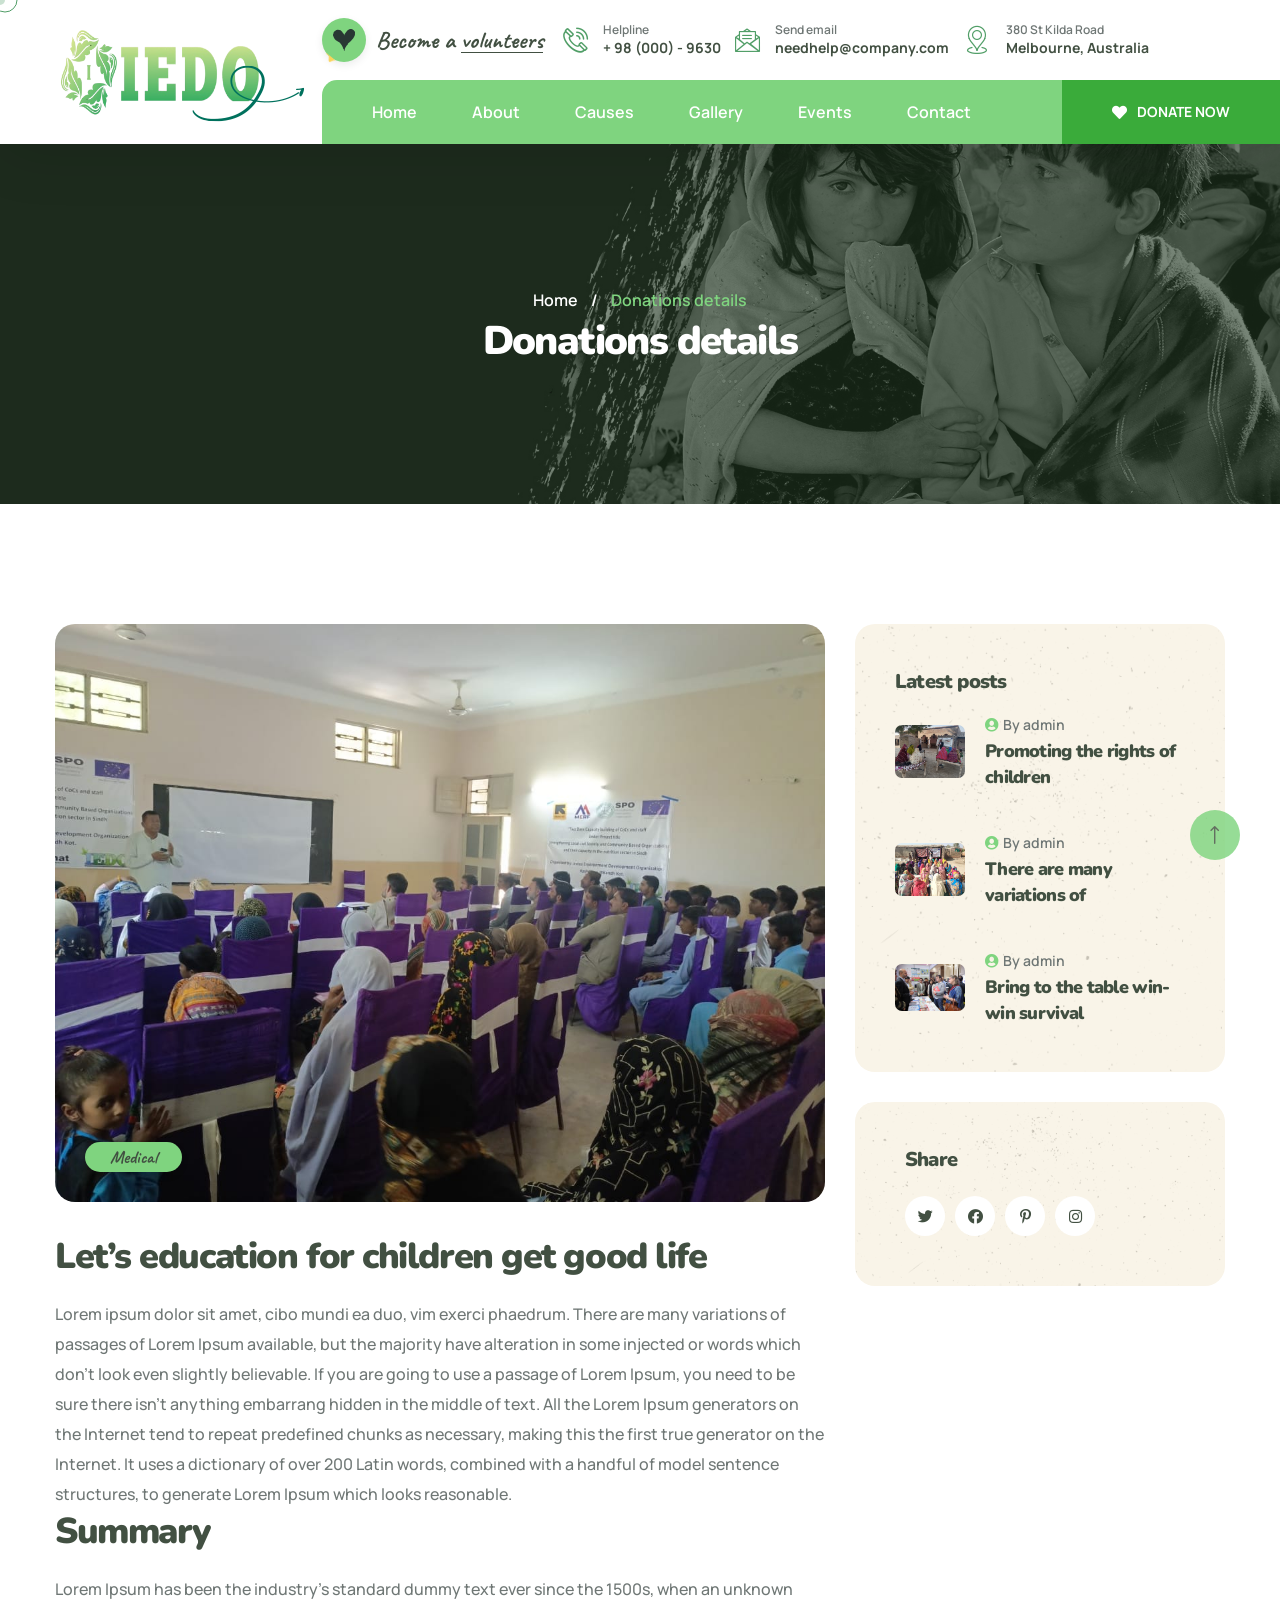
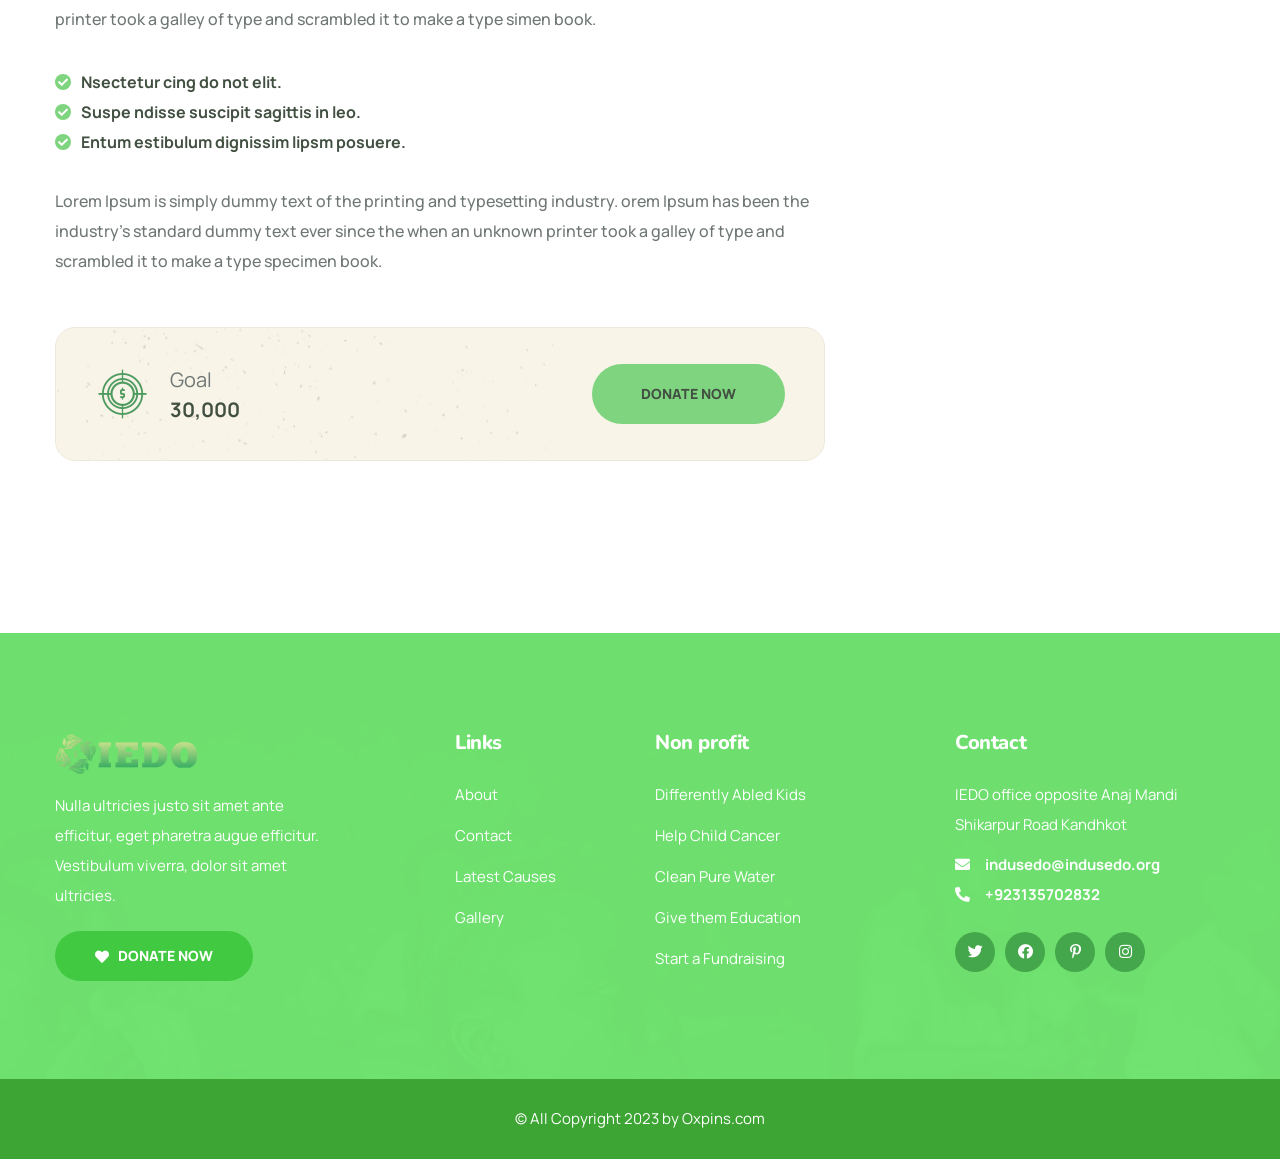
<file: donation-details.html>
<!DOCTYPE html>
<html lang="en">

<!-- Added by HTTrack --><meta http-equiv="content-type" content="text/html;charset=utf-8" /><!-- /Added by HTTrack -->
<head>
    <meta charset="UTF-8" />
    <meta name="viewport" content="width=device-width, initial-scale=1.0" />
    <title> IDEO | Donation Details </title>
    <!-- favicons Icons -->
    <link rel="apple-touch-icon" sizes="180x180" href="assets/images/favicons/apple-touch-icon.png" />
    <link rel="icon" type="image/png" sizes="32x32" href="assets/images/favicons/favicon-32x32.png" />
    <link rel="icon" type="image/png" sizes="16x16" href="assets/images/favicons/favicon-16x16.png" />
    <link rel="manifest" href="assets/images/favicons/site.webmanifest" />
    <meta name="description" content="Oxpins HTML 5 Template " />

    <!-- fonts -->
    <link rel="preconnect" href="https://fonts.googleapis.com/">

    <link rel="preconnect" href="https://fonts.gstatic.com/" crossorigin>

    <link
        href="https://fonts.googleapis.com/css2?family=Nunito:ital,wght@0,200;0,300;0,400;0,500;0,600;0,700;0,800;0,900;1,200;1,300;1,400;1,500;1,600;1,700;1,800;1,900&amp;display=swap"
        rel="stylesheet">

    <link href="https://fonts.googleapis.com/css2?family=Manrope:wght@200;300;400;500;600;700;800&amp;display=swap"
        rel="stylesheet">

    <link href="https://fonts.googleapis.com/css2?family=Caveat:wght@400;500;600;700&amp;display=swap" rel="stylesheet">


    <link rel="stylesheet" href="assets/vendors/bootstrap/css/bootstrap.min.css" />
    <link rel="stylesheet" href="assets/vendors/animate/animate.min.css" />
    <link rel="stylesheet" href="assets/vendors/animate/custom-animate.css" />
    <link rel="stylesheet" href="assets/vendors/fontawesome/css/all.min.css" />
    <link rel="stylesheet" href="assets/vendors/jarallax/jarallax.css" />
    <link rel="stylesheet" href="assets/vendors/jquery-magnific-popup/jquery.magnific-popup.css" />
    <link rel="stylesheet" href="assets/vendors/nouislider/nouislider.min.css" />
    <link rel="stylesheet" href="assets/vendors/nouislider/nouislider.pips.css" />
    <link rel="stylesheet" href="assets/vendors/odometer/odometer.min.css" />
    <link rel="stylesheet" href="assets/vendors/swiper/swiper.min.css" />
    <link rel="stylesheet" href="assets/vendors/oxpins-icons/style.css">
    <link rel="stylesheet" href="assets/vendors/tiny-slider/tiny-slider.min.css" />
    <link rel="stylesheet" href="assets/vendors/reey-font/stylesheet.css" />
    <link rel="stylesheet" href="assets/vendors/owl-carousel/owl.carousel.min.css" />
    <link rel="stylesheet" href="assets/vendors/owl-carousel/owl.theme.default.min.css" />
    <link rel="stylesheet" href="assets/vendors/bxslider/jquery.bxslider.css" />
    <link rel="stylesheet" href="assets/vendors/bootstrap-select/css/bootstrap-select.min.css" />
    <link rel="stylesheet" href="assets/vendors/vegas/vegas.min.css" />
    <link rel="stylesheet" href="assets/vendors/jquery-ui/jquery-ui.css" />
    <link rel="stylesheet" href="assets/vendors/timepicker/timePicker.css" />

    <!-- template styles -->
    <link rel="stylesheet" href="assets/css/oxpins.css" />
</head>

<body class="custom-cursor">

    <div class="custom-cursor__cursor"></div>
    <div class="custom-cursor__cursor-two"></div>





    <div class="preloader">
        <div class="preloader__image"></div>
    </div>
    <!-- /.preloader -->


    <div class="page-wrapper">
       <header class="main-header">
            <nav class="main-menu">
                <div class="main-menu__wrapper">
                    <div class="main-menu__wrapper-inner">
                        <div class="main-menu__left">
                            <div class="main-menu__logo">
                                <a href="index.html"><img src="assets/images/logo.png" height="90" width="200" alt=""></a>
                            </div>


                            <div class="main-menu__shape-1 float-bob-x">
                                <img src="assets/images/shapes/main-menu-shape-1.png" alt="">
                            </div>
                        </div>
                        <div class="main-menu__right">
                            <div class="main-menu__right-top">
                                <div class="main-menu__right-top-left">
                                    <div class="main-menu__volunteers">
                                        <div class="main-menu__volunteers-icon">
                                            <img src="assets/images/icon/main-menu-heart-icon.png" alt="">
                                        </div>
                                        <div class="main-menu__volunteers-text-box">
                                            <p class="main-menu__volunteers-text"><a href="become-volunteer.html">Become
                                                    a
                                                    <span>volunteers</span></a></p>
                                        </div>
                                    </div>
                                </div>
                                <div class="main-menu__right-top-right">
                                    <div class="main-menu__right-top-address">
                                        <ul class="list-unstyled main-menu__right-top-address-list">
                                            <li>
                                                <div class="icon">
                                                    <span class="icon-phone-call"></span>
                                                </div>
                                                <div class="content">
                                                    <p>Helpline</p>
                                                    <h5><a href="tel:980009630">+ 98 (000) - 9630</a></h5>
                                                </div>
                                            </li>
                                            <li>
                                                <div class="icon">
                                                    <span class="icon-message"></span>
                                                </div>
                                                <div class="content">
                                                    <p>Send email</p>
                                                    <h5><a href="mailto:needhelp@company.com">needhelp@company.com</a>
                                                    </h5>
                                                </div>
                                            </li>
                                            <li>
                                                <div class="icon">
                                                    <span class="icon-location"></span>
                                                </div>
                                                <div class="content">
                                                    <p>380 St Kilda Road</p>
                                                    <h5>Melbourne, Australia</h5>
                                                </div>
                                            </li>
                                        </ul>
                                    </div>
                                    <div class="main-menu__right-top-social">
                                        <a href="#"><i class="fab fa-twitter"></i></a>
                                        <a href="#"><i class="fab fa-facebook"></i></a>
                                        <a href="#"><i class="fab fa-pinterest-p"></i></a>
                                        <a href="#"><i class="fab fa-instagram"></i></a>
                                    </div>
                                </div>
                            </div>
                            <div class="main-menu__right-bottom">
                                <div class="main-menu__main-menu-box">
                                    <a href="#" class="mobile-nav__toggler"><i class="fa fa-bars"></i></a>
                                    <ul class="main-menu__list">
                                        <li>
                                            <a href="index.html">Home</a>
                                        </li>

                                         <li>
                                            <a href="about.html">About</a>
                                        </li>

                                        <li>
                                            <a href="donation.html">Causes</a>
                                        </li>
                                        
                                        <li>
                                            <a href="gallery.html">Gallery</a>
                                        </li>


                                         <li>
                                            <a href="events.html">Events</a>
                                        </li>
                                      
                                        <li>
                                            <a href="contact.html">Contact</a>
                                        </li>
                                    </ul>
                                </div>
                                <div class="main-menu__main-menu-content-box">
                                    <div class="main-menu__search-cat-btn-box">
                                        <div class="main-menu__btn-box">
                                            <a href="donate-now.html" class="main-menu__btn"> <span
                                                    class="fa fa-heart"></span> Donate
                                                now</a>
                                        </div>
                                    </div>
                                </div>
                            </div>
                        </div>
                    </div>
                </div>
            </nav>
        </header>

        <div class="stricky-header stricked-menu main-menu">
            <div class="sticky-header__content"></div><!-- /.sticky-header__content -->
        </div><!-- /.stricky-header -->

        <!--Page Header Start-->
        <section class="page-header">
              <div class="page-header-bg" style="background-image: url(assets/images/gallery/slide2.jpg)">
                </div>
            <div class="container">
                <div class="page-header__inner">
                    <ul class="thm-breadcrumb list-unstyled">
                        <li><a href="index.html">Home</a></li>
                        <li><span>/</span></li>
                        <li class="active">Donations details</li>
                    </ul>
                    <h2>Donations details</h2>
                </div>
            </div>
        </section>
        <!--Page Header End-->

        <!--Donation Details Start-->
        <section class="donation-details">
            <div class="container">
                <div class="row">
                    <div class="col-xl-8 col-lg-7">
                        <div class="donation-details__left">
                            <div class="donation-details__top">
                                <div class="donation-details__img">
                                    <img src="assets/images/causes/cause1.jpeg" alt="">
                                    <div class="donation-details__date">
                                        <p>Medical</p>
                                    </div>
                                </div>
                                <div class="donation-details__content">
                                    <h3 class="donation-details__title">Let’s education for children get good life</h3>
                                    <p class="donation-details__text">Lorem ipsum dolor sit amet, cibo mundi ea duo, vim
                                        exerci phaedrum. There are many variations of passages of Lorem Ipsum available,
                                        but the majority have alteration in some injected or words which don't look even
                                        slightly believable. If you are going to use a passage of Lorem Ipsum, you need
                                        to be sure there isn't anything embarrang hidden in the middle of text. All the
                                        Lorem Ipsum generators on the Internet tend to repeat predefined chunks as
                                        necessary, making this the first true generator on the Internet. It uses a
                                        dictionary of over 200 Latin words, combined with a handful of model sentence
                                        structures, to generate Lorem Ipsum which looks reasonable. </p>
                                </div>
                            </div>
                           
                            <div class="donation-details__summary">
                                <h3 class="donation-details__summary-title">Summary</h3>
                                <p class="donation-details__summary-text-1">Lorem Ipsum has been the industry's standard
                                    dummy text ever since the 1500s, when an unknown printer took a galley of type and
                                    scrambled it to make a type simen book.</p>
                                <ul class="list-unstyled donation-details__summary-list">
                                    <li>
                                        <div class="icon">
                                            <span class="fa fa-check"></span>
                                        </div>
                                        <div class="text">
                                            <p>Nsectetur cing do not elit.</p>
                                        </div>
                                    </li>
                                    <li>
                                        <div class="icon">
                                            <span class="fa fa-check"></span>
                                        </div>
                                        <div class="text">
                                            <p>Suspe ndisse suscipit sagittis in leo.</p>
                                        </div>
                                    </li>
                                    <li>
                                        <div class="icon">
                                            <span class="fa fa-check"></span>
                                        </div>
                                        <div class="text">
                                            <p>Entum estibulum dignissim lipsm posuere.</p>
                                        </div>
                                    </li>
                                </ul>
                                <p class="donation-details__summary-text-2">Lorem Ipsum is simply dummy text of the
                                    printing and typesetting industry. orem Ipsum has been the industry's standard dummy
                                    text ever since the when an unknown printer took a galley of type and scrambled it
                                    to make a type specimen book.</p>
                            </div>


                             <div class="donation-details__donate">
                                <div class="donation-details__donate-shape"
                                    style="background-image: url(assets/images/shapes/donation-details-donate-shape.png);">
                                </div>
                                <div class="donation-details__donate-left">
                                    <ul class="list-unstyled donation-details__donate-list">
                                        <li>
                                            <div class="icon">
                                                <span class="icon-target-1"></span>
                                            </div>
                                            <div class="text">
                                                <span>Goal</span>
                                                <p>30,000</p>
                                            </div>
                                        </li>
                                    </ul>
                                </div>
                                <div class="donation-details__donate-btn">
                                    <a href="donate-now.html" class="thm-btn">Donate now</a>
                                </div>
                            </div>
                        </div>
                    </div>
                    <div class="col-xl-4 col-lg-5">
                        <div class="donation-details__sidebar">
                            <div class="sidebar__post">
                                <div class="sidebar-shape-1"
                                    style="background-image: url(assets/images/shapes/sidebar-shape-1.png);"></div>
                                <h3 class="sidebar__title">Latest posts</h3>
                                <ul class="sidebar__post-list list-unstyled">
                                    <li>
                                        <div class="sidebar__post-image">
                                            <img src="assets/images/blog/blog1.jpeg" alt="">
                                        </div>
                                        <div class="sidebar__post-content">
                                            <h3>
                                                <span class="sidebar__post-content-meta"><i
                                                        class="fas fa-user-circle"></i> By admin</span>
                                                <a href="news-details.html">Promoting the rights
                                                    of children</a>
                                            </h3>
                                        </div>
                                    </li>
                                    <li>
                                        <div class="sidebar__post-image">
                                            <img src="assets/images/blog/blog2.jpeg" alt="">
                                        </div>
                                        <div class="sidebar__post-content">
                                            <h3>
                                                <span class="sidebar__post-content-meta"><i
                                                        class="fas fa-user-circle"></i> By admin</span>
                                                <a href="news-details.html">There are many variations of</a>
                                            </h3>
                                        </div>
                                    </li>
                                    <li>
                                        <div class="sidebar__post-image">
                                            <img src="assets/images/blog/blog3.jpeg" alt="">
                                        </div>
                                        <div class="sidebar__post-content">
                                            <h3>
                                                <span class="sidebar__post-content-meta"><i
                                                        class="fas fa-user-circle"></i> By admin</span>
                                                <a href="news-details.html">Bring to the table win-win survival</a>
                                            </h3>
                                        </div>
                                    </li>
                                </ul>
                            </div>
                            <div class="donation-details__sidebar-shaare-cause">
                                <div class="sidebar-shape-1"
                                    style="background-image: url(assets/images/shapes/sidebar-shape-1.png);"></div>
                                <h3 class="donation-details__sidebar-shaare-cause-title">Share</h3>
                                <div class="donation-details__sidebar-shaare-cause-social">
                                    <a href="#"><i class="fab fa-twitter"></i></a>
                                    <a href="#"><i class="fab fa-facebook"></i></a>
                                    <a href="#"><i class="fab fa-pinterest-p"></i></a>
                                    <a href="#"><i class="fab fa-instagram"></i></a>
                                </div>
                            </div>
                        </div>
                    </div>
                </div>
            </div>
        </section>
        <!--Donation Details End-->

           <!--Site Footer Start-->
        <footer class="site-footer">
            <div class="site-footer-bg" style="background-image: url(assets/images/backgrounds/site-footer-bg.jpg);">
            </div>
            <div class="site-footer__top">
                <div class="container">
                    <div class="row">
                        <div class="col-xl-4 col-lg-6 col-md-6 wow fadeInUp" data-wow-delay="100ms">
                            <div class="footer-widget__column footer-widget__about">
                                <div class="footer-widget__about-logo">
                                    <a href="index.html"><img src="assets/images/logo.png" width="143" alt=""></a>
                                </div>
                                <div class="footer-widget__about-text-box">
                                    <p class="footer-widget__about-text">Nulla ultricies justo sit amet ante efficitur,
                                        eget pharetra augue efficitur. Vestibulum viverra, dolor sit amet ultricies.</p>
                                </div>
                                <div class="footer-widget__btn">
                                    <a href="donate-now.html"> <span class="fa fa-heart"></span>Donate now</a>
                                </div>
                            </div>
                        </div>
                        <div class="col-xl-2 col-lg-6 col-md-6 wow fadeInUp" data-wow-delay="200ms">
                            <div class="footer-widget__column footer-widget__links clearfix">
                                <h3 class="footer-widget__title">Links</h3>
                                <ul class="footer-widget__links-list list-unstyled clearfix">
                                    <li><a href="about.html">About</a></li>
                                    <li><a href="contact.html">Contact</a></li>
                                    <li><a href="donation.html">Latest Causes</a></li>
                                    <li><a href="gallery.html">Gallery</a></li>
                                </ul>
                            </div>
                        </div>
                        <div class="col-xl-2 col-lg-6 col-md-6 wow fadeInUp" data-wow-delay="300ms">
                            <div class="footer-widget__column footer-widget__non-profit clearfix">
                                <h3 class="footer-widget__title">Non profit</h3>
                                <ul class="footer-widget__non-profit-list list-unstyled clearfix">
                                    <li><a href="donation-details.html">Differently Abled Kids</a></li>
                                    <li><a href="donation-details.html">Help Child Cancer</a></li>
                                    <li><a href="donation-details.html">Clean Pure Water</a></li>
                                    <li><a href="donation-details.html">Give them Education</a></li>
                                    <li><a href="donation-details.html">Start a Fundraising</a></li>
                                </ul>
                            </div>
                        </div>
                        <div class="col-xl-4 col-lg-6 col-md-6 wow fadeInUp" data-wow-delay="400ms">
                            <div class="footer-widget__column footer-widget__contact">
                                <h3 class="footer-widget__title">Contact</h3>
                                <p class="footer-widget__contact-text">IEDO office opposite Anaj Mandi<br> 
                                    Shikarpur Road Kandhkot
                                </p>
                                <ul class="list-unstyled footer-widget__contact-list">
                                    <li>
                                        <div class="icon">
                                            <i class="fa fa-envelope"></i>
                                        </div>
                                        <div class="text">
                                            <p><a href="mailto:needhelp@company.com ">indusedo@indusedo.org</a></p>
                                        </div>
                                    </li>
                                    <li>
                                        <div class="icon">
                                            <i class="fas fa-phone-alt"></i>
                                        </div>
                                        <div class="text">
                                            <p><a href="tel:980009630">+923135702832</a></p>
                                        </div>
                                    </li>
                                </ul>
                                <div class="site-footer__social">
                                    <a href="#"><i class="fab fa-twitter"></i></a>
                                    <a href="#"><i class="fab fa-facebook"></i></a>
                                    <a href="#"><i class="fab fa-pinterest-p"></i></a>
                                    <a href="#"><i class="fab fa-instagram"></i></a>
                                </div>
                            </div>
                        </div>
                    </div>
                </div>
            </div>
            <div class="site-footer__bottom">
                <div class="container">
                    <div class="row">
                        <div class="col-xl-12">
                            <div class="site-footer__bottom-inner">
                                <p class="site-footer__bottom-text">© All Copyright 2023 by <a href="#">Oxpins.com</a>
                                </p>
                            </div>
                        </div>
                    </div>
                </div>
            </div>
        </footer>
        <!--Site Footer End-->


    </div><!-- /.page-wrapper -->


    <div class="mobile-nav__wrapper">
        <div class="mobile-nav__overlay mobile-nav__toggler"></div>
        <!-- /.mobile-nav__overlay -->
        <div class="mobile-nav__content">
            <span class="mobile-nav__close mobile-nav__toggler"><i class="fa fa-times"></i></span>

            <div class="logo-box">
                <a href="index.html" aria-label="logo image"><img src="assets/images/resources/logo-2.png" width="143"
                        alt="" /></a>
            </div>
            <!-- /.logo-box -->
            <div class="mobile-nav__container"></div>
            <!-- /.mobile-nav__container -->

            <ul class="mobile-nav__contact list-unstyled">
                <li>
                    <i class="fa fa-envelope"></i>
                    <a href="mailto:needhelp@packageName__.com">needhelp@oxpins.com</a>
                </li>
                <li>
                    <i class="fa fa-phone-alt"></i>
                    <a href="tel:666-888-0000">666 888 0000</a>
                </li>
            </ul><!-- /.mobile-nav__contact -->
            <div class="mobile-nav__top">
                <div class="mobile-nav__social">
                    <a href="#" class="fab fa-twitter"></a>
                    <a href="#" class="fab fa-facebook-square"></a>
                    <a href="#" class="fab fa-pinterest-p"></a>
                    <a href="#" class="fab fa-instagram"></a>
                </div><!-- /.mobile-nav__social -->
            </div><!-- /.mobile-nav__top -->



        </div>
        <!-- /.mobile-nav__content -->
    </div>
    <!-- /.mobile-nav__wrapper -->

    <div class="search-popup">
        <div class="search-popup__overlay search-toggler"></div>
        <!-- /.search-popup__overlay -->
        <div class="search-popup__content">
            <form action="#">
                <label for="search" class="sr-only">search here</label><!-- /.sr-only -->
                <input type="text" id="search" placeholder="Search Here..." />
                <button type="submit" aria-label="search submit" class="thm-btn">
                    <i class="icon-magnifying-glass"></i>
                </button>
            </form>
        </div>
        <!-- /.search-popup__content -->
    </div>
    <!-- /.search-popup -->

    <a href="#" data-target="html" class="scroll-to-target scroll-to-top"><i class="icon-up-arrow"></i></a>


    <script src="assets/vendors/jquery/jquery-3.6.0.min.js"></script>
    <script src="assets/vendors/bootstrap/js/bootstrap.bundle.min.js"></script>
    <script src="assets/vendors/jarallax/jarallax.min.js"></script>
    <script src="assets/vendors/jquery-ajaxchimp/jquery.ajaxchimp.min.js"></script>
    <script src="assets/vendors/jquery-appear/jquery.appear.min.js"></script>
    <script src="assets/vendors/jquery-circle-progress/jquery.circle-progress.min.js"></script>
    <script src="assets/vendors/jquery-magnific-popup/jquery.magnific-popup.min.js"></script>
    <script src="assets/vendors/jquery-validate/jquery.validate.min.js"></script>
    <script src="assets/vendors/nouislider/nouislider.min.js"></script>
    <script src="assets/vendors/odometer/odometer.min.js"></script>
    <script src="assets/vendors/swiper/swiper.min.js"></script>
    <script src="assets/vendors/tiny-slider/tiny-slider.min.js"></script>
    <script src="assets/vendors/wnumb/wNumb.min.js"></script>
    <script src="assets/vendors/wow/wow.js"></script>
    <script src="assets/vendors/isotope/isotope.js"></script>
    <script src="assets/vendors/countdown/countdown.min.js"></script>
    <script src="assets/vendors/owl-carousel/owl.carousel.min.js"></script>
    <script src="assets/vendors/bxslider/jquery.bxslider.min.js"></script>
    <script src="assets/vendors/bootstrap-select/js/bootstrap-select.min.js"></script>
    <script src="assets/vendors/vegas/vegas.min.js"></script>
    <script src="assets/vendors/jquery-ui/jquery-ui.js"></script>
    <script src="assets/vendors/timepicker/timePicker.js"></script>
    <script src="assets/vendors/circleType/jquery.circleType.js"></script>
    <script src="assets/vendors/circleType/jquery.lettering.min.js"></script>




    <!-- template js -->
    <script src="assets/js/oxpins.js"></script>
</body>

</html>
</file>
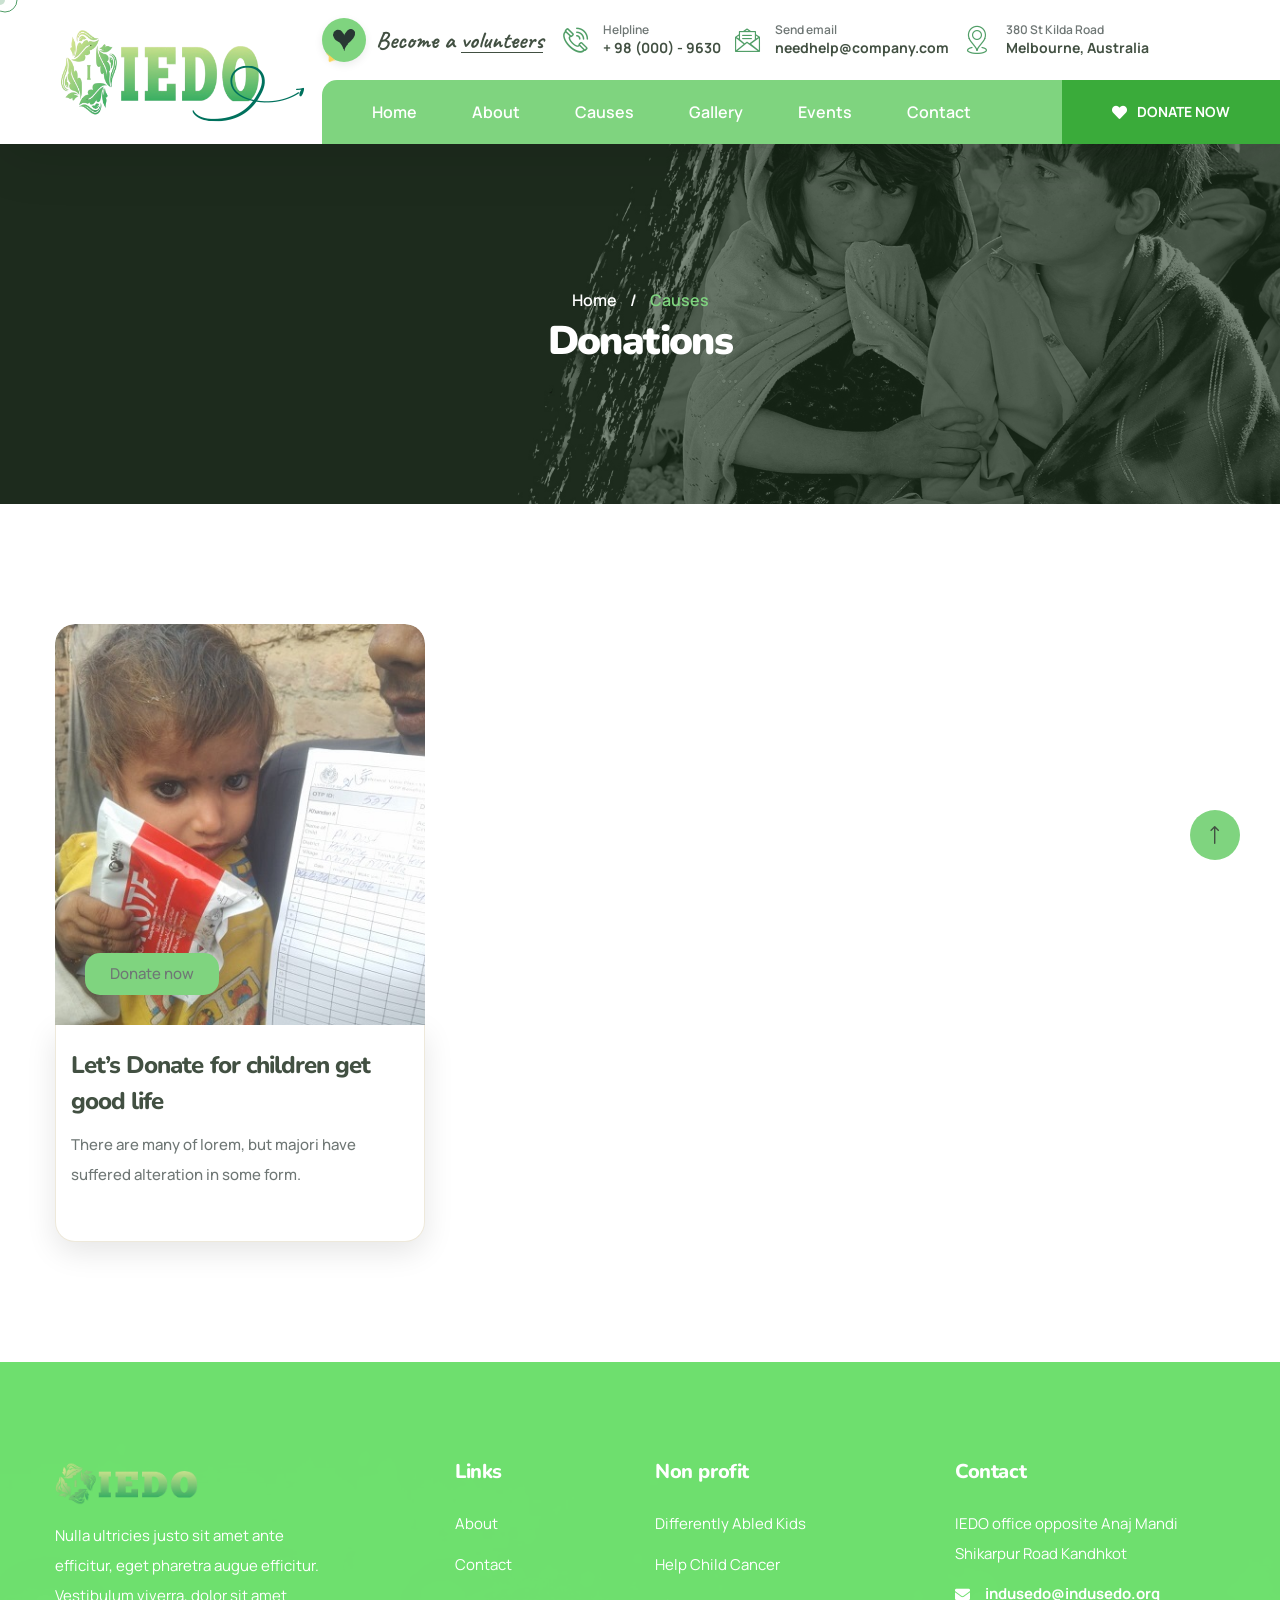
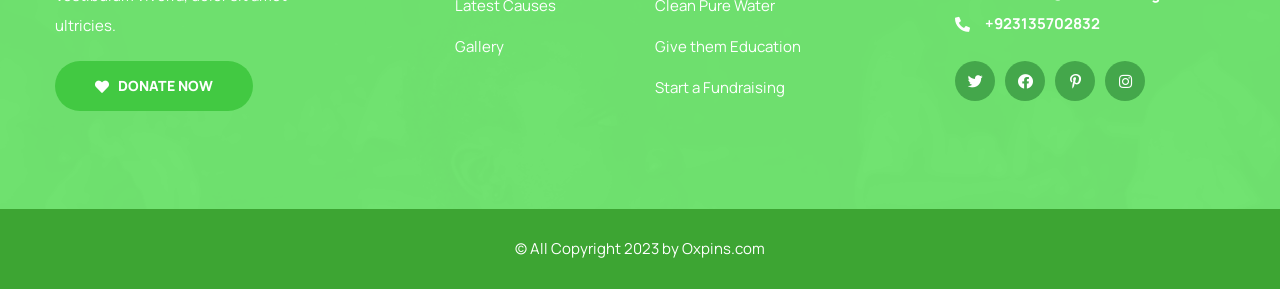
<file: donation.html>
<!DOCTYPE html>
<html lang="en">

<!-- Added by HTTrack --><meta http-equiv="content-type" content="text/html;charset=utf-8" /><!-- /Added by HTTrack -->
<head>
    <meta charset="UTF-8" />
    <meta name="viewport" content="width=device-width, initial-scale=1.0" />
    <title> IDEO | Donation </title>
    <!-- favicons Icons -->
    <link rel="apple-touch-icon" sizes="180x180" href="assets/images/favicons/apple-touch-icon.png" />
    <link rel="icon" type="image/png" sizes="32x32" href="assets/images/favicons/favicon-32x32.png" />
    <link rel="icon" type="image/png" sizes="16x16" href="assets/images/favicons/favicon-16x16.png" />
    <link rel="manifest" href="assets/images/favicons/site.webmanifest" />
    <meta name="description" content="Oxpins HTML 5 Template " />

    <!-- fonts -->
    <link rel="preconnect" href="https://fonts.googleapis.com/">

    <link rel="preconnect" href="https://fonts.gstatic.com/" crossorigin>

    <link
        href="https://fonts.googleapis.com/css2?family=Nunito:ital,wght@0,200;0,300;0,400;0,500;0,600;0,700;0,800;0,900;1,200;1,300;1,400;1,500;1,600;1,700;1,800;1,900&amp;display=swap"
        rel="stylesheet">

    <link href="https://fonts.googleapis.com/css2?family=Manrope:wght@200;300;400;500;600;700;800&amp;display=swap"
        rel="stylesheet">

    <link href="https://fonts.googleapis.com/css2?family=Caveat:wght@400;500;600;700&amp;display=swap" rel="stylesheet">


    <link rel="stylesheet" href="assets/vendors/bootstrap/css/bootstrap.min.css" />
    <link rel="stylesheet" href="assets/vendors/animate/animate.min.css" />
    <link rel="stylesheet" href="assets/vendors/animate/custom-animate.css" />
    <link rel="stylesheet" href="assets/vendors/fontawesome/css/all.min.css" />
    <link rel="stylesheet" href="assets/vendors/jarallax/jarallax.css" />
    <link rel="stylesheet" href="assets/vendors/jquery-magnific-popup/jquery.magnific-popup.css" />
    <link rel="stylesheet" href="assets/vendors/nouislider/nouislider.min.css" />
    <link rel="stylesheet" href="assets/vendors/nouislider/nouislider.pips.css" />
    <link rel="stylesheet" href="assets/vendors/odometer/odometer.min.css" />
    <link rel="stylesheet" href="assets/vendors/swiper/swiper.min.css" />
    <link rel="stylesheet" href="assets/vendors/oxpins-icons/style.css">
    <link rel="stylesheet" href="assets/vendors/tiny-slider/tiny-slider.min.css" />
    <link rel="stylesheet" href="assets/vendors/reey-font/stylesheet.css" />
    <link rel="stylesheet" href="assets/vendors/owl-carousel/owl.carousel.min.css" />
    <link rel="stylesheet" href="assets/vendors/owl-carousel/owl.theme.default.min.css" />
    <link rel="stylesheet" href="assets/vendors/bxslider/jquery.bxslider.css" />
    <link rel="stylesheet" href="assets/vendors/bootstrap-select/css/bootstrap-select.min.css" />
    <link rel="stylesheet" href="assets/vendors/vegas/vegas.min.css" />
    <link rel="stylesheet" href="assets/vendors/jquery-ui/jquery-ui.css" />
    <link rel="stylesheet" href="assets/vendors/timepicker/timePicker.css" />

    <!-- template styles -->
    <link rel="stylesheet" href="assets/css/oxpins.css" />
</head>

<body class="custom-cursor">

    <div class="custom-cursor__cursor"></div>
    <div class="custom-cursor__cursor-two"></div>





    <div class="preloader">
        <div class="preloader__image"></div>
    </div>
    <!-- /.preloader -->


    <div class="page-wrapper">
       <header class="main-header">
            <nav class="main-menu">
                <div class="main-menu__wrapper">
                    <div class="main-menu__wrapper-inner">
                        <div class="main-menu__left">
                           <div class="main-menu__logo">
                                <a href="index.html"><img src="assets/images/logo.png" height="90" width="200" alt=""></a>
                            </div>

                            <div class="main-menu__shape-1 float-bob-x">
                                <img src="assets/images/shapes/main-menu-shape-1.png" alt="">
                            </div>
                        </div>
                        <div class="main-menu__right">
                            <div class="main-menu__right-top">
                                <div class="main-menu__right-top-left">
                                    <div class="main-menu__volunteers">
                                        <div class="main-menu__volunteers-icon">
                                            <img src="assets/images/icon/main-menu-heart-icon.png" alt="">
                                        </div>
                                        <div class="main-menu__volunteers-text-box">
                                            <p class="main-menu__volunteers-text"><a href="become-volunteer.html">Become
                                                    a
                                                    <span>volunteers</span></a></p>
                                        </div>
                                    </div>
                                </div>
                                <div class="main-menu__right-top-right">
                                    <div class="main-menu__right-top-address">
                                        <ul class="list-unstyled main-menu__right-top-address-list">
                                            <li>
                                                <div class="icon">
                                                    <span class="icon-phone-call"></span>
                                                </div>
                                                <div class="content">
                                                    <p>Helpline</p>
                                                    <h5><a href="tel:980009630">+ 98 (000) - 9630</a></h5>
                                                </div>
                                            </li>
                                            <li>
                                                <div class="icon">
                                                    <span class="icon-message"></span>
                                                </div>
                                                <div class="content">
                                                    <p>Send email</p>
                                                    <h5><a href="mailto:needhelp@company.com">needhelp@company.com</a>
                                                    </h5>
                                                </div>
                                            </li>
                                            <li>
                                                <div class="icon">
                                                    <span class="icon-location"></span>
                                                </div>
                                                <div class="content">
                                                    <p>380 St Kilda Road</p>
                                                    <h5>Melbourne, Australia</h5>
                                                </div>
                                            </li>
                                        </ul>
                                    </div>
                                    <div class="main-menu__right-top-social">
                                        <a href="#"><i class="fab fa-twitter"></i></a>
                                        <a href="#"><i class="fab fa-facebook"></i></a>
                                        <a href="#"><i class="fab fa-pinterest-p"></i></a>
                                        <a href="#"><i class="fab fa-instagram"></i></a>
                                    </div>
                                </div>
                            </div>
                            <div class="main-menu__right-bottom">
                                <div class="main-menu__main-menu-box">
                                    <a href="#" class="mobile-nav__toggler"><i class="fa fa-bars"></i></a>
                                    <ul class="main-menu__list">
                                        <li>
                                            <a href="index.html">Home</a>
                                        </li>

                                         <li>
                                            <a href="about.html">About</a>
                                        </li>

                                        <li>
                                            <a href="donation.html">Causes</a>
                                        </li>
                                        
                                        <li>
                                            <a href="gallery.html">Gallery</a>
                                        </li>


                                         <li>
                                            <a href="events.html">Events</a>
                                        </li>

                                        <li>
                                            <a href="contact.html">Contact</a>
                                        </li>
                                    </ul>
                                </div>
                                <div class="main-menu__main-menu-content-box">
                                    <div class="main-menu__search-cat-btn-box">
                                        <div class="main-menu__btn-box">
                                            <a href="donate-now.html" class="main-menu__btn"> <span
                                                    class="fa fa-heart"></span> Donate
                                                now</a>
                                        </div>
                                    </div>
                                </div>
                            </div>
                        </div>
                    </div>
                </div>
            </nav>
        </header>

        <div class="stricky-header stricked-menu main-menu">
            <div class="sticky-header__content"></div><!-- /.sticky-header__content -->
        </div><!-- /.stricky-header -->

        <!--Page Header Start-->
        <section class="page-header">
           <div class="page-header-bg" style="background-image: url(assets/images/gallery/slide2.jpg)">
            </div>
            <div class="container">
                <div class="page-header__inner">
                    <ul class="thm-breadcrumb list-unstyled">
                        <li><a href="index.html">Home</a></li>
                        <li><span>/</span></li>
                        <li class="active">Causes</li>
                    </ul>
                    <h2>Donations</h2>
                </div>
            </div>
        </section>
        <!--Page Header End-->

        <!--Donation Start-->
        <section class="donation">
            <div class="container">
                <div class="row">
                     <!--Causes One Single Start-->
                    <div class="col-xl-4 col-lg-4 wow fadeInUp" data-wow-delay="100ms">
                        <div class="causes-one__single">
                            <div class="causes-one__img">
                                <img src="assets/images/resources/img5.jpeg" class="responsive" alt="">
                                <div class="causes-one__cat">
                                    <a href="donation-details.html" class="causes-one__cat-link">Donate now</a>
                                </div>
                            </div>
                            <div class="causes-one__content">
                                <h3 class="causes-one__title"><a href="donation-details.html">Let’s Donate for children get good life</a>
                                </h3>
                                <p class="causes-one__text">There are many of lorem, but majori have
                                    suffered alteration in some form.</p>
                               
                            </div>
                        </div>
                    </div>
                    <!--Causes One Single End-->
                </div>
            </div>
        </section>
        <!--Donation End-->

       <!--Site Footer Start-->
        <footer class="site-footer">
            <div class="site-footer-bg" style="background-image: url(assets/images/backgrounds/site-footer-bg.jpg);">
            </div>
            <div class="site-footer__top">
                <div class="container">
                    <div class="row">
                        <div class="col-xl-4 col-lg-6 col-md-6 wow fadeInUp" data-wow-delay="100ms">
                            <div class="footer-widget__column footer-widget__about">
                                <div class="footer-widget__about-logo">
                                    <a href="index.html"><img src="assets/images/logo.png" width="143" alt=""></a>
                                </div>
                                <div class="footer-widget__about-text-box">
                                    <p class="footer-widget__about-text">Nulla ultricies justo sit amet ante efficitur,
                                        eget pharetra augue efficitur. Vestibulum viverra, dolor sit amet ultricies.</p>
                                </div>
                                <div class="footer-widget__btn">
                                    <a href="donate-now.html"> <span class="fa fa-heart"></span>Donate now</a>
                                </div>
                            </div>
                        </div>
                        <div class="col-xl-2 col-lg-6 col-md-6 wow fadeInUp" data-wow-delay="200ms">
                            <div class="footer-widget__column footer-widget__links clearfix">
                                <h3 class="footer-widget__title">Links</h3>
                                <ul class="footer-widget__links-list list-unstyled clearfix">
                                    <li><a href="about.html">About</a></li>
                                    <li><a href="contact.html">Contact</a></li>
                                    <li><a href="donation.html">Latest Causes</a></li>
                                    <li><a href="gallery.html">Gallery</a></li>
                                </ul>
                            </div>
                        </div>
                        <div class="col-xl-2 col-lg-6 col-md-6 wow fadeInUp" data-wow-delay="300ms">
                            <div class="footer-widget__column footer-widget__non-profit clearfix">
                                <h3 class="footer-widget__title">Non profit</h3>
                                <ul class="footer-widget__non-profit-list list-unstyled clearfix">
                                    <li><a href="donation-details.html">Differently Abled Kids</a></li>
                                    <li><a href="donation-details.html">Help Child Cancer</a></li>
                                    <li><a href="donation-details.html">Clean Pure Water</a></li>
                                    <li><a href="donation-details.html">Give them Education</a></li>
                                    <li><a href="donation-details.html">Start a Fundraising</a></li>
                                </ul>
                            </div>
                        </div>
                        <div class="col-xl-4 col-lg-6 col-md-6 wow fadeInUp" data-wow-delay="400ms">
                            <div class="footer-widget__column footer-widget__contact">
                                <h3 class="footer-widget__title">Contact</h3>
                                <p class="footer-widget__contact-text">IEDO office opposite Anaj Mandi<br> 
                                    Shikarpur Road Kandhkot
                                </p>
                                <ul class="list-unstyled footer-widget__contact-list">
                                    <li>
                                        <div class="icon">
                                            <i class="fa fa-envelope"></i>
                                        </div>
                                        <div class="text">
                                            <p><a href="mailto:needhelp@company.com ">indusedo@indusedo.org</a></p>
                                        </div>
                                    </li>
                                    <li>
                                        <div class="icon">
                                            <i class="fas fa-phone-alt"></i>
                                        </div>
                                        <div class="text">
                                            <p><a href="tel:980009630">+923135702832</a></p>
                                        </div>
                                    </li>
                                </ul>
                                <div class="site-footer__social">
                                    <a href="#"><i class="fab fa-twitter"></i></a>
                                    <a href="#"><i class="fab fa-facebook"></i></a>
                                    <a href="#"><i class="fab fa-pinterest-p"></i></a>
                                    <a href="#"><i class="fab fa-instagram"></i></a>
                                </div>
                            </div>
                        </div>
                    </div>
                </div>
            </div>
            <div class="site-footer__bottom">
                <div class="container">
                    <div class="row">
                        <div class="col-xl-12">
                            <div class="site-footer__bottom-inner">
                                <p class="site-footer__bottom-text">© All Copyright 2023 by <a href="#">Oxpins.com</a>
                                </p>
                            </div>
                        </div>
                    </div>
                </div>
            </div>
        </footer>
        <!--Site Footer End-->


    </div><!-- /.page-wrapper -->


    <div class="mobile-nav__wrapper">
        <div class="mobile-nav__overlay mobile-nav__toggler"></div>
        <!-- /.mobile-nav__overlay -->
        <div class="mobile-nav__content">
            <span class="mobile-nav__close mobile-nav__toggler"><i class="fa fa-times"></i></span>

            <div class="logo-box">
                <a href="index.html" aria-label="logo image">
                 <img src="assets/images/logo.png" width="143" alt="">
                </a>
            </div>
            <!-- /.logo-box -->
            <div class="mobile-nav__container"></div>
            <!-- /.mobile-nav__container -->

            <ul class="mobile-nav__contact list-unstyled">
                <li>
                    <i class="fa fa-envelope"></i>
                    <a href="mailto:needhelp@packageName__.com">needhelp@oxpins.com</a>
                </li>
                <li>
                    <i class="fa fa-phone-alt"></i>
                    <a href="tel:666-888-0000">666 888 0000</a>
                </li>
            </ul><!-- /.mobile-nav__contact -->
            <div class="mobile-nav__top">
                <div class="mobile-nav__social">
                    <a href="#" class="fab fa-twitter"></a>
                    <a href="#" class="fab fa-facebook-square"></a>
                    <a href="#" class="fab fa-pinterest-p"></a>
                    <a href="#" class="fab fa-instagram"></a>
                </div><!-- /.mobile-nav__social -->
            </div><!-- /.mobile-nav__top -->



        </div>
        <!-- /.mobile-nav__content -->
    </div>
    <!-- /.mobile-nav__wrapper -->

    <div class="search-popup">
        <div class="search-popup__overlay search-toggler"></div>
        <!-- /.search-popup__overlay -->
        <div class="search-popup__content">
            <form action="#">
                <label for="search" class="sr-only">search here</label><!-- /.sr-only -->
                <input type="text" id="search" placeholder="Search Here..." />
                <button type="submit" aria-label="search submit" class="thm-btn">
                    <i class="icon-magnifying-glass"></i>
                </button>
            </form>
        </div>
        <!-- /.search-popup__content -->
    </div>
    <!-- /.search-popup -->

    <a href="#" data-target="html" class="scroll-to-target scroll-to-top"><i class="icon-up-arrow"></i></a>


    <script src="assets/vendors/jquery/jquery-3.6.0.min.js"></script>
    <script src="assets/vendors/bootstrap/js/bootstrap.bundle.min.js"></script>
    <script src="assets/vendors/jarallax/jarallax.min.js"></script>
    <script src="assets/vendors/jquery-ajaxchimp/jquery.ajaxchimp.min.js"></script>
    <script src="assets/vendors/jquery-appear/jquery.appear.min.js"></script>
    <script src="assets/vendors/jquery-circle-progress/jquery.circle-progress.min.js"></script>
    <script src="assets/vendors/jquery-magnific-popup/jquery.magnific-popup.min.js"></script>
    <script src="assets/vendors/jquery-validate/jquery.validate.min.js"></script>
    <script src="assets/vendors/nouislider/nouislider.min.js"></script>
    <script src="assets/vendors/odometer/odometer.min.js"></script>
    <script src="assets/vendors/swiper/swiper.min.js"></script>
    <script src="assets/vendors/tiny-slider/tiny-slider.min.js"></script>
    <script src="assets/vendors/wnumb/wNumb.min.js"></script>
    <script src="assets/vendors/wow/wow.js"></script>
    <script src="assets/vendors/isotope/isotope.js"></script>
    <script src="assets/vendors/countdown/countdown.min.js"></script>
    <script src="assets/vendors/owl-carousel/owl.carousel.min.js"></script>
    <script src="assets/vendors/bxslider/jquery.bxslider.min.js"></script>
    <script src="assets/vendors/bootstrap-select/js/bootstrap-select.min.js"></script>
    <script src="assets/vendors/vegas/vegas.min.js"></script>
    <script src="assets/vendors/jquery-ui/jquery-ui.js"></script>
    <script src="assets/vendors/timepicker/timePicker.js"></script>
    <script src="assets/vendors/circleType/jquery.circleType.js"></script>
    <script src="assets/vendors/circleType/jquery.lettering.min.js"></script>




    <!-- template js -->
    <script src="assets/js/oxpins.js"></script>
</body>

</html>
</file>
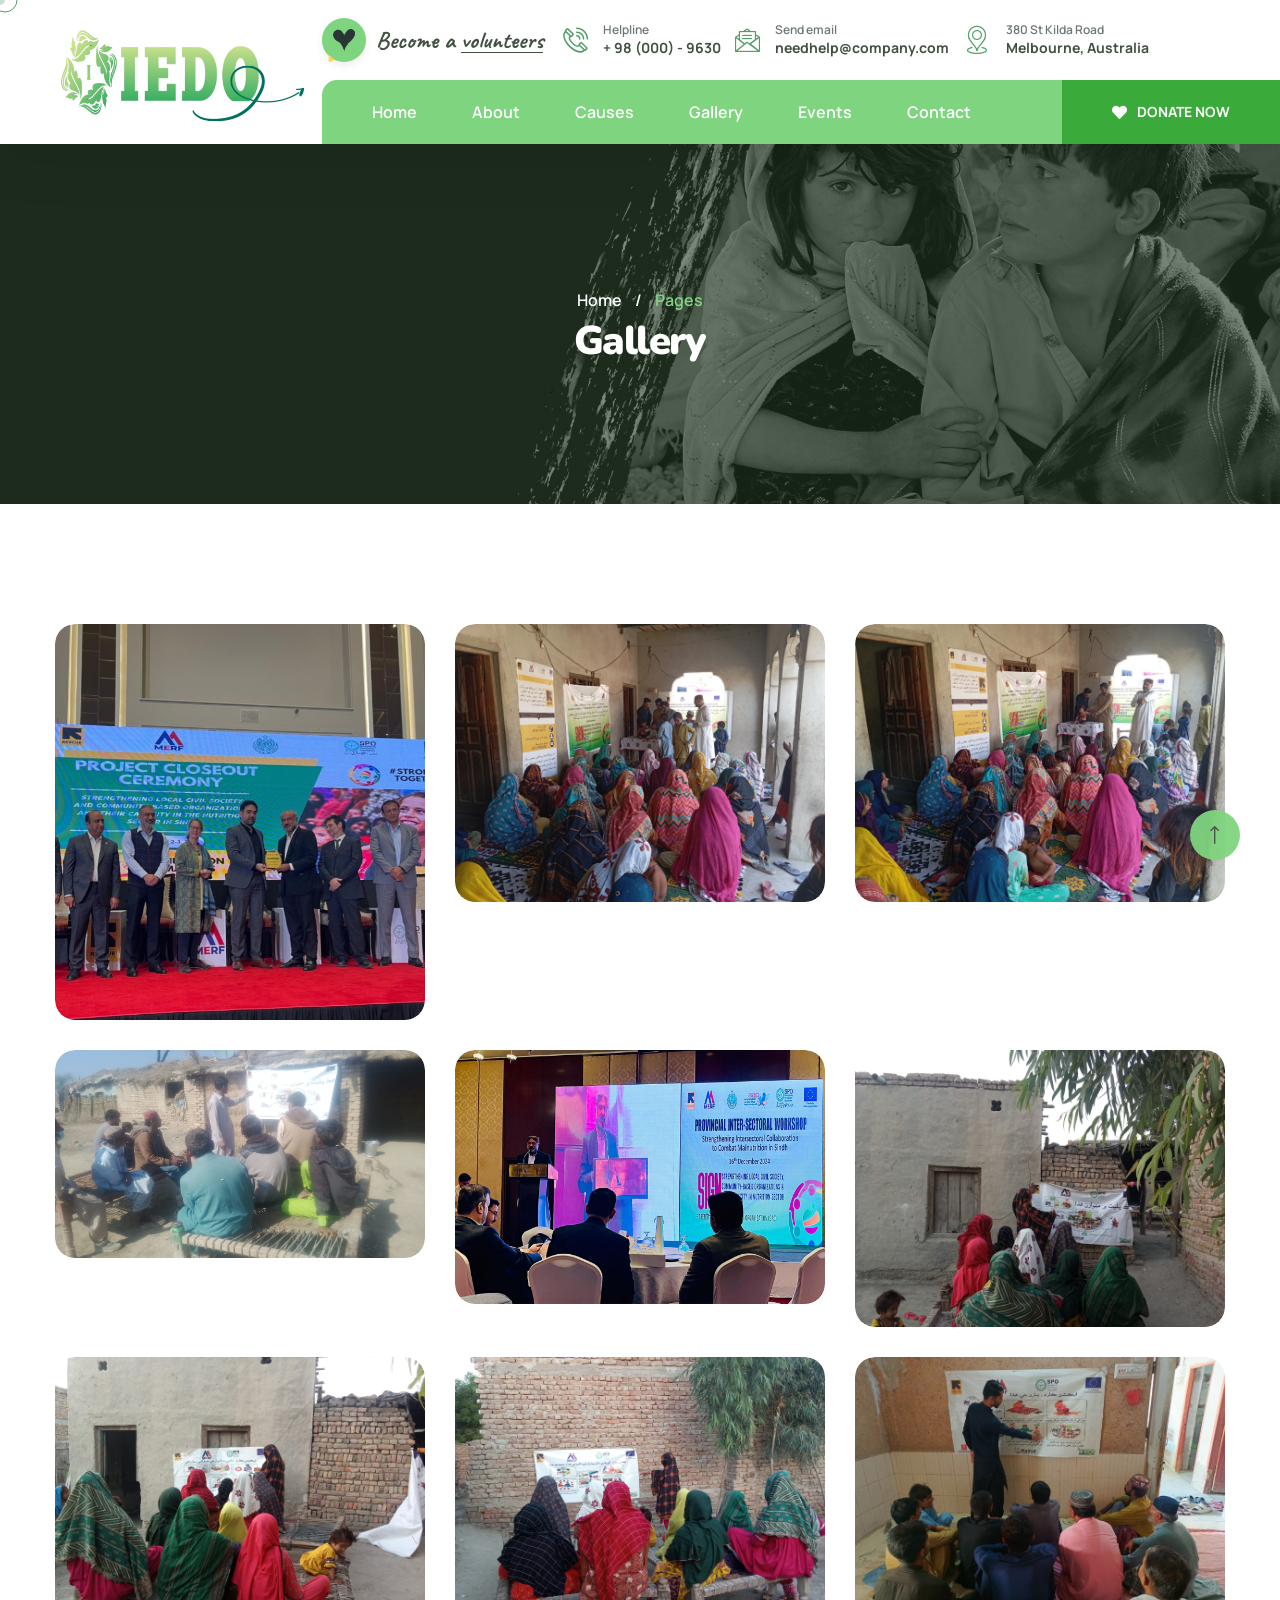
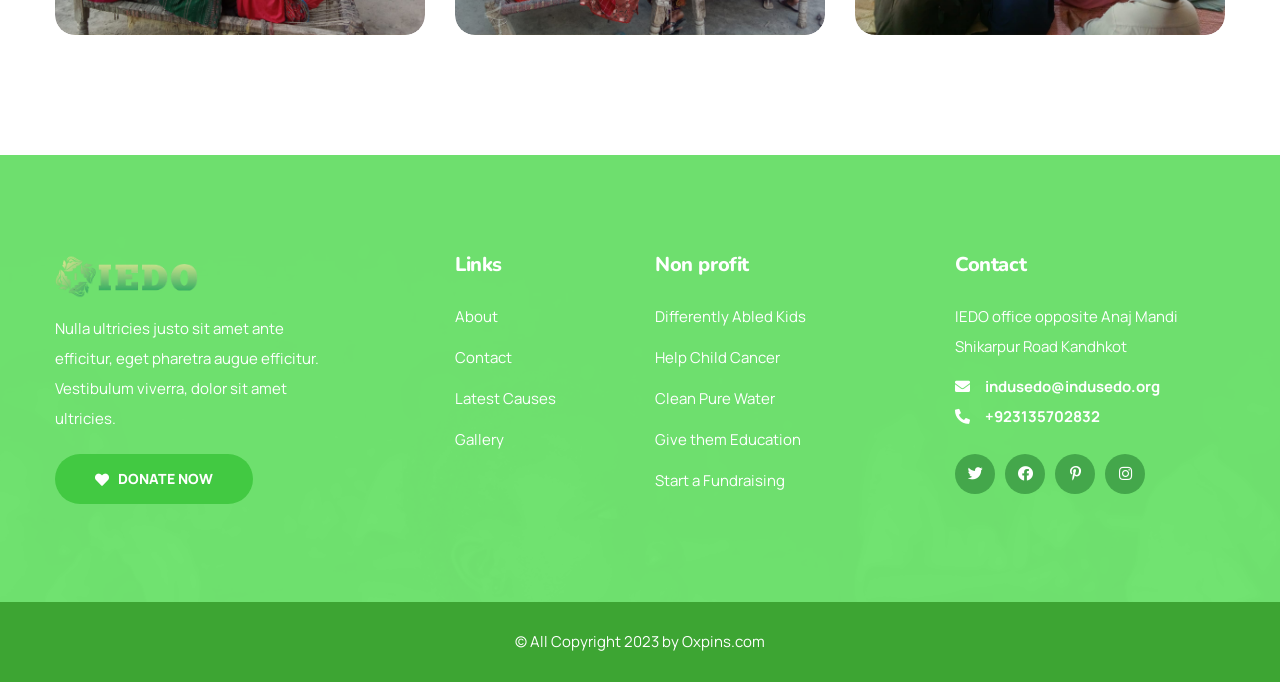
<file: gallery.html>
<!DOCTYPE html>
<html lang="en">

<!-- Added by HTTrack --><meta http-equiv="content-type" content="text/html;charset=utf-8" /><!-- /Added by HTTrack -->
<head>
    <meta charset="UTF-8" />
    <meta name="viewport" content="width=device-width, initial-scale=1.0" />
    <title> IDEO | Gallery </title>
    <!-- favicons Icons -->
    <link rel="apple-touch-icon" sizes="180x180" href="assets/images/favicons/apple-touch-icon.png" />
    <link rel="icon" type="image/png" sizes="32x32" href="assets/images/favicons/favicon-32x32.png" />
    <link rel="icon" type="image/png" sizes="16x16" href="assets/images/favicons/favicon-16x16.png" />
    <link rel="manifest" href="assets/images/favicons/site.webmanifest" />
    <meta name="description" content="Oxpins HTML 5 Template " />

    <!-- fonts -->
    <link rel="preconnect" href="https://fonts.googleapis.com/">

    <link rel="preconnect" href="https://fonts.gstatic.com/" crossorigin>

    <link
        href="https://fonts.googleapis.com/css2?family=Nunito:ital,wght@0,200;0,300;0,400;0,500;0,600;0,700;0,800;0,900;1,200;1,300;1,400;1,500;1,600;1,700;1,800;1,900&amp;display=swap"
        rel="stylesheet">

    <link href="https://fonts.googleapis.com/css2?family=Manrope:wght@200;300;400;500;600;700;800&amp;display=swap"
        rel="stylesheet">

    <link href="https://fonts.googleapis.com/css2?family=Caveat:wght@400;500;600;700&amp;display=swap" rel="stylesheet">


    <link rel="stylesheet" href="assets/vendors/bootstrap/css/bootstrap.min.css" />
    <link rel="stylesheet" href="assets/vendors/animate/animate.min.css" />
    <link rel="stylesheet" href="assets/vendors/animate/custom-animate.css" />
    <link rel="stylesheet" href="assets/vendors/fontawesome/css/all.min.css" />
    <link rel="stylesheet" href="assets/vendors/jarallax/jarallax.css" />
    <link rel="stylesheet" href="assets/vendors/jquery-magnific-popup/jquery.magnific-popup.css" />
    <link rel="stylesheet" href="assets/vendors/nouislider/nouislider.min.css" />
    <link rel="stylesheet" href="assets/vendors/nouislider/nouislider.pips.css" />
    <link rel="stylesheet" href="assets/vendors/odometer/odometer.min.css" />
    <link rel="stylesheet" href="assets/vendors/swiper/swiper.min.css" />
    <link rel="stylesheet" href="assets/vendors/oxpins-icons/style.css">
    <link rel="stylesheet" href="assets/vendors/tiny-slider/tiny-slider.min.css" />
    <link rel="stylesheet" href="assets/vendors/reey-font/stylesheet.css" />
    <link rel="stylesheet" href="assets/vendors/owl-carousel/owl.carousel.min.css" />
    <link rel="stylesheet" href="assets/vendors/owl-carousel/owl.theme.default.min.css" />
    <link rel="stylesheet" href="assets/vendors/bxslider/jquery.bxslider.css" />
    <link rel="stylesheet" href="assets/vendors/bootstrap-select/css/bootstrap-select.min.css" />
    <link rel="stylesheet" href="assets/vendors/vegas/vegas.min.css" />
    <link rel="stylesheet" href="assets/vendors/jquery-ui/jquery-ui.css" />
    <link rel="stylesheet" href="assets/vendors/timepicker/timePicker.css" />

    <!-- template styles -->
    <link rel="stylesheet" href="assets/css/oxpins.css" />
</head>

<body class="custom-cursor">

    <div class="custom-cursor__cursor"></div>
    <div class="custom-cursor__cursor-two"></div>





    <div class="preloader">
        <div class="preloader__image"></div>
    </div>
    <!-- /.preloader -->


    <div class="page-wrapper">
        <header class="main-header">
            <nav class="main-menu">
                <div class="main-menu__wrapper">
                    <div class="main-menu__wrapper-inner">
                        <div class="main-menu__left">
                            <div class="main-menu__logo">
                                <a href="index.html"><img src="assets/images/logo.png" height="90" width="200" alt=""></a>
                            </div>
                            <div class="main-menu__shape-1 float-bob-x">
                                <img src="assets/images/shapes/main-menu-shape-1.png" alt="">
                            </div>
                        </div>
                        <div class="main-menu__right">
                            <div class="main-menu__right-top">
                                <div class="main-menu__right-top-left">
                                    <div class="main-menu__volunteers">
                                        <div class="main-menu__volunteers-icon">
                                            <img src="assets/images/icon/main-menu-heart-icon.png" alt="">
                                        </div>
                                        <div class="main-menu__volunteers-text-box">
                                            <p class="main-menu__volunteers-text"><a href="become-volunteer.html">Become
                                                    a
                                                    <span>volunteers</span></a></p>
                                        </div>
                                    </div>
                                </div>
                                <div class="main-menu__right-top-right">
                                    <div class="main-menu__right-top-address">
                                        <ul class="list-unstyled main-menu__right-top-address-list">
                                            <li>
                                                <div class="icon">
                                                    <span class="icon-phone-call"></span>
                                                </div>
                                                <div class="content">
                                                    <p>Helpline</p>
                                                    <h5><a href="tel:980009630">+ 98 (000) - 9630</a></h5>
                                                </div>
                                            </li>
                                            <li>
                                                <div class="icon">
                                                    <span class="icon-message"></span>
                                                </div>
                                                <div class="content">
                                                    <p>Send email</p>
                                                    <h5><a href="mailto:needhelp@company.com">needhelp@company.com</a>
                                                    </h5>
                                                </div>
                                            </li>
                                            <li>
                                                <div class="icon">
                                                    <span class="icon-location"></span>
                                                </div>
                                                <div class="content">
                                                    <p>380 St Kilda Road</p>
                                                    <h5>Melbourne, Australia</h5>
                                                </div>
                                            </li>
                                        </ul>
                                    </div>
                                    <div class="main-menu__right-top-social">
                                        <a href="#"><i class="fab fa-twitter"></i></a>
                                        <a href="#"><i class="fab fa-facebook"></i></a>
                                        <a href="#"><i class="fab fa-pinterest-p"></i></a>
                                        <a href="#"><i class="fab fa-instagram"></i></a>
                                    </div>
                                </div>
                            </div>
                            <div class="main-menu__right-bottom">
                                <div class="main-menu__main-menu-box">
                                    <a href="#" class="mobile-nav__toggler"><i class="fa fa-bars"></i></a>
                                    <ul class="main-menu__list">
                                        <li>
                                            <a href="index.html">Home</a>
                                        </li>

                                         <li>
                                            <a href="about.html">About</a>
                                        </li>

                                        <li>
                                            <a href="donation.html">Causes</a>
                                        </li>
                                        
                                        <li>
                                            <a href="gallery.html">Gallery</a>
                                        </li>


                                         <li>
                                            <a href="events.html">Events</a>
                                        </li>
                                      
                                        <li>
                                            <a href="contact.html">Contact</a>
                                        </li>
                                    </ul>
                                </div>
                                <div class="main-menu__main-menu-content-box">
                                    <div class="main-menu__search-cat-btn-box">
                                        <div class="main-menu__btn-box">
                                            <a href="donate-now.html" class="main-menu__btn"> <span
                                                    class="fa fa-heart"></span> Donate
                                                now</a>
                                        </div>
                                    </div>
                                </div>
                            </div>
                        </div>
                    </div>
                </div>
            </nav>
        </header>

        <div class="stricky-header stricked-menu main-menu">
            <div class="sticky-header__content"></div><!-- /.sticky-header__content -->
        </div><!-- /.stricky-header -->

        <!--Page Header Start-->
        <section class="page-header">
             <div class="page-header-bg" style="background-image: url(assets/images/gallery/slide2.jpg)">
                </div>
            <div class="container">
                <div class="page-header__inner">
                    <ul class="thm-breadcrumb list-unstyled">
                        <li><a href="index.html">Home</a></li>
                        <li><span>/</span></li>
                        <li class="active">Pages</li>
                    </ul>
                    <h2>Gallery</h2>
                </div>
            </div>
        </section>
        <!--Page Header End-->

        <!--Gallery Page Start-->
        <section class="gallery-page">
            <div class="container">
                <div class="row">
                    <!--Gallery Page Single Start-->
                    <div class="col-xl-4 col-lg-6 col-md-6">
                        <div class="gallery-page__single">
                            <div class="gallery-page__img">
                                <img src="assets/images/gallery/img1.jpeg" alt="">
                                <a href="assets/images/gallery/img1.jpeg" class="img-popup"></a>
                            </div>
                        </div>
                    </div>
                    <!--Gallery Page Single End-->
                    <!--Gallery Page Single Start-->
                    <div class="col-xl-4 col-lg-6 col-md-6">
                        <div class="gallery-page__single">
                            <div class="gallery-page__img">
                                <img src="assets/images/gallery/img3.jpeg" alt="">
                                <a href="assets/images/gallery/img3.jpeg" class="img-popup"></a>
                            </div>
                        </div>
                    </div>
                    <!--Gallery Page Single End-->
                    <!--Gallery Page Single Start-->
                    <div class="col-xl-4 col-lg-6 col-md-6">
                        <div class="gallery-page__single">
                            <div class="gallery-page__img">
                                <img src="assets/images/gallery/img4.jpeg" alt="">
                                <a href="assets/images/gallery/img4.jpeg" class="img-popup"></a>
                            </div>
                        </div>
                    </div>
                    <!--Gallery Page Single End-->

                    <div class="col-xl-4 col-lg-6 col-md-6">
                        <div class="gallery-page__single">
                            <div class="gallery-page__img">
                                <img src="assets/images/gallery/gallery1.jpeg" alt="">
                                <a href="assets/images/gallery/gallery1.jpeg" class="img-popup"></a>
                            </div>
                        </div>
                    </div>


                    <div class="col-xl-4 col-lg-6 col-md-6">
                        <div class="gallery-page__single">
                            <div class="gallery-page__img">
                                <img src="assets/images/gallery/gallery2.jpeg" alt="">
                                <a href="assets/images/gallery/gallery2.jpeg" class="img-popup"></a>
                            </div>
                        </div>
                    </div>



                    <div class="col-xl-4 col-lg-6 col-md-6">
                        <div class="gallery-page__single">
                            <div class="gallery-page__img">
                                <img src="assets/images/gallery/gallery3.jpeg" alt="">
                                <a href="assets/images/gallery/gallery3.jpeg" class="img-popup"></a>
                            </div>
                        </div>
                    </div>




                    <div class="col-xl-4 col-lg-6 col-md-6">
                        <div class="gallery-page__single">
                            <div class="gallery-page__img">
                                <img src="assets/images/gallery/gallery5.jpeg" alt="">
                                <a href="assets/images/gallery/gallery5.jpeg" class="img-popup"></a>
                            </div>
                        </div>
                    </div>




                    <div class="col-xl-4 col-lg-6 col-md-6">
                        <div class="gallery-page__single">
                            <div class="gallery-page__img">
                                <img src="assets/images/gallery/gallery6.jpeg" alt="">
                                <a href="assets/images/gallery/gallery6.jpeg" class="img-popup"></a>
                            </div>
                        </div>
                    </div>



                    <div class="col-xl-4 col-lg-6 col-md-6">
                        <div class="gallery-page__single">
                            <div class="gallery-page__img">
                                <img src="assets/images/gallery/gallery7.jpeg" alt="">
                                <a href="assets/images/gallery/gallery7.jpeg" class="img-popup"></a>
                            </div>
                        </div>
                    </div>
                </div>
            </div>
        </section>
        <!--Gallery Page End-->


         <!--Site Footer Start-->
        <footer class="site-footer">
            <div class="site-footer-bg" style="background-image: url(assets/images/backgrounds/site-footer-bg.jpg);">
            </div>
            <div class="site-footer__top">
                <div class="container">
                    <div class="row">
                        <div class="col-xl-4 col-lg-6 col-md-6 wow fadeInUp" data-wow-delay="100ms">
                            <div class="footer-widget__column footer-widget__about">
                                <div class="footer-widget__about-logo">
                                    <a href="index.html"><img src="assets/images/logo.png" width="143" alt=""></a>
                                </div>
                                <div class="footer-widget__about-text-box">
                                    <p class="footer-widget__about-text">Nulla ultricies justo sit amet ante efficitur,
                                        eget pharetra augue efficitur. Vestibulum viverra, dolor sit amet ultricies.</p>
                                </div>
                                <div class="footer-widget__btn">
                                    <a href="donate-now.html"> <span class="fa fa-heart"></span>Donate now</a>
                                </div>
                            </div>
                        </div>
                        <div class="col-xl-2 col-lg-6 col-md-6 wow fadeInUp" data-wow-delay="200ms">
                            <div class="footer-widget__column footer-widget__links clearfix">
                                <h3 class="footer-widget__title">Links</h3>
                                <ul class="footer-widget__links-list list-unstyled clearfix">
                                    <li><a href="about.html">About</a></li>
                                    <li><a href="contact.html">Contact</a></li>
                                    <li><a href="donation.html">Latest Causes</a></li>
                                    <li><a href="gallery.html">Gallery</a></li>
                                </ul>
                            </div>
                        </div>
                        <div class="col-xl-2 col-lg-6 col-md-6 wow fadeInUp" data-wow-delay="300ms">
                            <div class="footer-widget__column footer-widget__non-profit clearfix">
                                <h3 class="footer-widget__title">Non profit</h3>
                                <ul class="footer-widget__non-profit-list list-unstyled clearfix">
                                    <li><a href="donation-details.html">Differently Abled Kids</a></li>
                                    <li><a href="donation-details.html">Help Child Cancer</a></li>
                                    <li><a href="donation-details.html">Clean Pure Water</a></li>
                                    <li><a href="donation-details.html">Give them Education</a></li>
                                    <li><a href="donation-details.html">Start a Fundraising</a></li>
                                </ul>
                            </div>
                        </div>
                        <div class="col-xl-4 col-lg-6 col-md-6 wow fadeInUp" data-wow-delay="400ms">
                            <div class="footer-widget__column footer-widget__contact">
                                <h3 class="footer-widget__title">Contact</h3>
                                <p class="footer-widget__contact-text">IEDO office opposite Anaj Mandi<br> 
                                    Shikarpur Road Kandhkot
                                </p>
                                <ul class="list-unstyled footer-widget__contact-list">
                                    <li>
                                        <div class="icon">
                                            <i class="fa fa-envelope"></i>
                                        </div>
                                        <div class="text">
                                            <p><a href="mailto:needhelp@company.com ">indusedo@indusedo.org</a></p>
                                        </div>
                                    </li>
                                    <li>
                                        <div class="icon">
                                            <i class="fas fa-phone-alt"></i>
                                        </div>
                                        <div class="text">
                                            <p><a href="tel:980009630">+923135702832</a></p>
                                        </div>
                                    </li>
                                </ul>
                                <div class="site-footer__social">
                                    <a href="#"><i class="fab fa-twitter"></i></a>
                                    <a href="#"><i class="fab fa-facebook"></i></a>
                                    <a href="#"><i class="fab fa-pinterest-p"></i></a>
                                    <a href="#"><i class="fab fa-instagram"></i></a>
                                </div>
                            </div>
                        </div>
                    </div>
                </div>
            </div>
            <div class="site-footer__bottom">
                <div class="container">
                    <div class="row">
                        <div class="col-xl-12">
                            <div class="site-footer__bottom-inner">
                                <p class="site-footer__bottom-text">© All Copyright 2023 by <a href="#">Oxpins.com</a>
                                </p>
                            </div>
                        </div>
                    </div>
                </div>
            </div>
        </footer>
        <!--Site Footer End-->


    </div><!-- /.page-wrapper -->


    <div class="mobile-nav__wrapper">
        <div class="mobile-nav__overlay mobile-nav__toggler"></div>
        <!-- /.mobile-nav__overlay -->
        <div class="mobile-nav__content">
            <span class="mobile-nav__close mobile-nav__toggler"><i class="fa fa-times"></i></span>

            <div class="logo-box">
                <a href="index.html" aria-label="logo image"><img src="assets/images/resources/logo-2.png" width="143"
                        alt="" /></a>
            </div>
            <!-- /.logo-box -->
            <div class="mobile-nav__container"></div>
            <!-- /.mobile-nav__container -->

            <ul class="mobile-nav__contact list-unstyled">
                <li>
                    <i class="fa fa-envelope"></i>
                    <a href="mailto:needhelp@packageName__.com">needhelp@oxpins.com</a>
                </li>
                <li>
                    <i class="fa fa-phone-alt"></i>
                    <a href="tel:666-888-0000">666 888 0000</a>
                </li>
            </ul><!-- /.mobile-nav__contact -->
            <div class="mobile-nav__top">
                <div class="mobile-nav__social">
                    <a href="#" class="fab fa-twitter"></a>
                    <a href="#" class="fab fa-facebook-square"></a>
                    <a href="#" class="fab fa-pinterest-p"></a>
                    <a href="#" class="fab fa-instagram"></a>
                </div><!-- /.mobile-nav__social -->
            </div><!-- /.mobile-nav__top -->



        </div>
        <!-- /.mobile-nav__content -->
    </div>
    <!-- /.mobile-nav__wrapper -->

    <div class="search-popup">
        <div class="search-popup__overlay search-toggler"></div>
        <!-- /.search-popup__overlay -->
        <div class="search-popup__content">
            <form action="#">
                <label for="search" class="sr-only">search here</label><!-- /.sr-only -->
                <input type="text" id="search" placeholder="Search Here..." />
                <button type="submit" aria-label="search submit" class="thm-btn">
                    <i class="icon-magnifying-glass"></i>
                </button>
            </form>
        </div>
        <!-- /.search-popup__content -->
    </div>
    <!-- /.search-popup -->

    <a href="#" data-target="html" class="scroll-to-target scroll-to-top"><i class="icon-up-arrow"></i></a>


    <script src="assets/vendors/jquery/jquery-3.6.0.min.js"></script>
    <script src="assets/vendors/bootstrap/js/bootstrap.bundle.min.js"></script>
    <script src="assets/vendors/jarallax/jarallax.min.js"></script>
    <script src="assets/vendors/jquery-ajaxchimp/jquery.ajaxchimp.min.js"></script>
    <script src="assets/vendors/jquery-appear/jquery.appear.min.js"></script>
    <script src="assets/vendors/jquery-circle-progress/jquery.circle-progress.min.js"></script>
    <script src="assets/vendors/jquery-magnific-popup/jquery.magnific-popup.min.js"></script>
    <script src="assets/vendors/jquery-validate/jquery.validate.min.js"></script>
    <script src="assets/vendors/nouislider/nouislider.min.js"></script>
    <script src="assets/vendors/odometer/odometer.min.js"></script>
    <script src="assets/vendors/swiper/swiper.min.js"></script>
    <script src="assets/vendors/tiny-slider/tiny-slider.min.js"></script>
    <script src="assets/vendors/wnumb/wNumb.min.js"></script>
    <script src="assets/vendors/wow/wow.js"></script>
    <script src="assets/vendors/isotope/isotope.js"></script>
    <script src="assets/vendors/countdown/countdown.min.js"></script>
    <script src="assets/vendors/owl-carousel/owl.carousel.min.js"></script>
    <script src="assets/vendors/bxslider/jquery.bxslider.min.js"></script>
    <script src="assets/vendors/bootstrap-select/js/bootstrap-select.min.js"></script>
    <script src="assets/vendors/vegas/vegas.min.js"></script>
    <script src="assets/vendors/jquery-ui/jquery-ui.js"></script>
    <script src="assets/vendors/timepicker/timePicker.js"></script>
    <script src="assets/vendors/circleType/jquery.circleType.js"></script>
    <script src="assets/vendors/circleType/jquery.lettering.min.js"></script>




    <!-- template js -->
    <script src="assets/js/oxpins.js"></script>
</body>

</html>
</file>
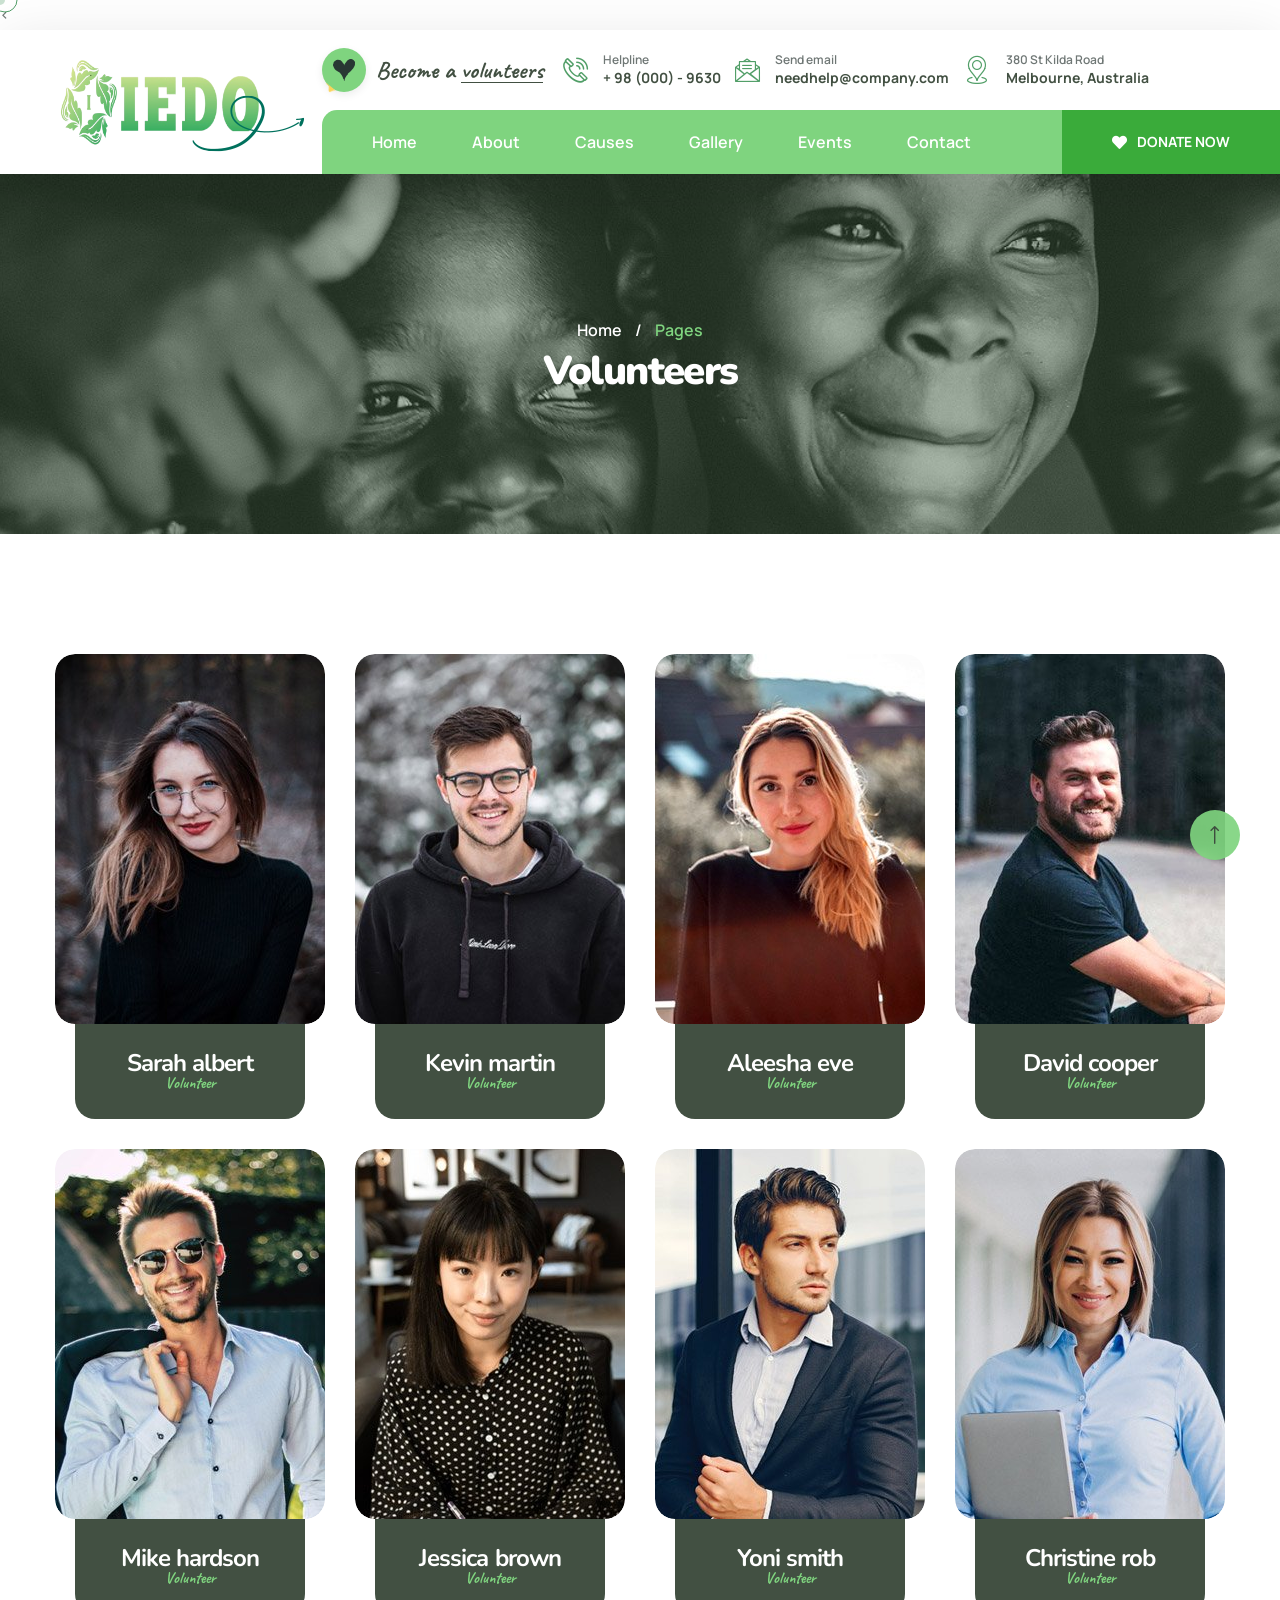
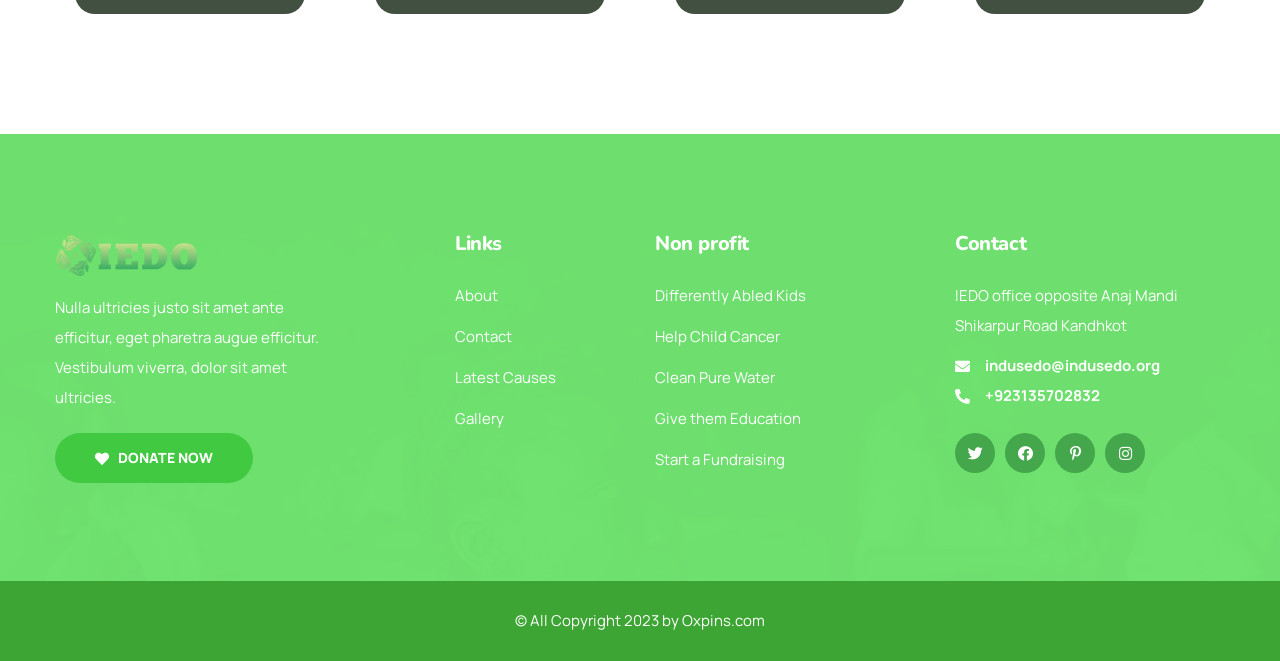
<file: volunteer.html>
<!DOCTYPE html>
<html lang="en">

<!-- Added by HTTrack --><meta http-equiv="content-type" content="text/html;charset=utf-8" /><!-- /Added by HTTrack -->
<head>
    <meta charset="UTF-8" />
    <meta name="viewport" content="width=device-width, initial-scale=1.0" />
    <title> IDEO | Volunteer </title>
    <!-- favicons Icons -->
    <link rel="apple-touch-icon" sizes="180x180" href="assets/images/favicons/apple-touch-icon.png" />
    <link rel="icon" type="image/png" sizes="32x32" href="assets/images/favicons/favicon-32x32.png" />
    <link rel="icon" type="image/png" sizes="16x16" href="assets/images/favicons/favicon-16x16.png" />
    <link rel="manifest" href="assets/images/favicons/site.webmanifest" />
    <meta name="description" content="Oxpins HTML 5 Template " />

    <!-- fonts -->
    <link rel="preconnect" href="https://fonts.googleapis.com/">

    <link rel="preconnect" href="https://fonts.gstatic.com/" crossorigin>

    <link
        href="https://fonts.googleapis.com/css2?family=Nunito:ital,wght@0,200;0,300;0,400;0,500;0,600;0,700;0,800;0,900;1,200;1,300;1,400;1,500;1,600;1,700;1,800;1,900&amp;display=swap"
        rel="stylesheet">

    <link href="https://fonts.googleapis.com/css2?family=Manrope:wght@200;300;400;500;600;700;800&amp;display=swap"
        rel="stylesheet">

    <link href="https://fonts.googleapis.com/css2?family=Caveat:wght@400;500;600;700&amp;display=swap" rel="stylesheet">


    <link rel="stylesheet" href="assets/vendors/bootstrap/css/bootstrap.min.css" />
    <link rel="stylesheet" href="assets/vendors/animate/animate.min.css" />
    <link rel="stylesheet" href="assets/vendors/animate/custom-animate.css" />
    <link rel="stylesheet" href="assets/vendors/fontawesome/css/all.min.css" />
    <link rel="stylesheet" href="assets/vendors/jarallax/jarallax.css" />
    <link rel="stylesheet" href="assets/vendors/jquery-magnific-popup/jquery.magnific-popup.css" />
    <link rel="stylesheet" href="assets/vendors/nouislider/nouislider.min.css" />
    <link rel="stylesheet" href="assets/vendors/nouislider/nouislider.pips.css" />
    <link rel="stylesheet" href="assets/vendors/odometer/odometer.min.css" />
    <link rel="stylesheet" href="assets/vendors/swiper/swiper.min.css" />
    <link rel="stylesheet" href="assets/vendors/oxpins-icons/style.css">
    <link rel="stylesheet" href="assets/vendors/tiny-slider/tiny-slider.min.css" />
    <link rel="stylesheet" href="assets/vendors/reey-font/stylesheet.css" />
    <link rel="stylesheet" href="assets/vendors/owl-carousel/owl.carousel.min.css" />
    <link rel="stylesheet" href="assets/vendors/owl-carousel/owl.theme.default.min.css" />
    <link rel="stylesheet" href="assets/vendors/bxslider/jquery.bxslider.css" />
    <link rel="stylesheet" href="assets/vendors/bootstrap-select/css/bootstrap-select.min.css" />
    <link rel="stylesheet" href="assets/vendors/vegas/vegas.min.css" />
    <link rel="stylesheet" href="assets/vendors/jquery-ui/jquery-ui.css" />
    <link rel="stylesheet" href="assets/vendors/timepicker/timePicker.css" />

    <!-- template styles -->
    <link rel="stylesheet" href="assets/css/oxpins.css" />
</head>

<body class="custom-cursor">

    <div class="custom-cursor__cursor"></div>
    <div class="custom-cursor__cursor-two"></div>





    <div class="preloader">
        <div class="preloader__image"></div>
    </div>
    <!-- /.preloader -->


    <div class="page-wrapper">
        <<header class="main-header">
            <nav class="main-menu">
                <div class="main-menu__wrapper">
                    <div class="main-menu__wrapper-inner">
                        <div class="main-menu__left">
                          <div class="main-menu__logo">
                                <a href="index.html"><img src="assets/images/logo.png" height="90" width="200" alt=""></a>
                            </div>
                            <div class="main-menu__shape-1 float-bob-x">
                                <img src="assets/images/shapes/main-menu-shape-1.png" alt="">
                            </div>
                        </div>
                        <div class="main-menu__right">
                            <div class="main-menu__right-top">
                                <div class="main-menu__right-top-left">
                                    <div class="main-menu__volunteers">
                                        <div class="main-menu__volunteers-icon">
                                            <img src="assets/images/icon/main-menu-heart-icon.png" alt="">
                                        </div>
                                        <div class="main-menu__volunteers-text-box">
                                            <p class="main-menu__volunteers-text"><a href="become-volunteer.html">Become
                                                    a
                                                    <span>volunteers</span></a></p>
                                        </div>
                                    </div>
                                </div>
                                <div class="main-menu__right-top-right">
                                    <div class="main-menu__right-top-address">
                                        <ul class="list-unstyled main-menu__right-top-address-list">
                                            <li>
                                                <div class="icon">
                                                    <span class="icon-phone-call"></span>
                                                </div>
                                                <div class="content">
                                                    <p>Helpline</p>
                                                    <h5><a href="tel:980009630">+ 98 (000) - 9630</a></h5>
                                                </div>
                                            </li>
                                            <li>
                                                <div class="icon">
                                                    <span class="icon-message"></span>
                                                </div>
                                                <div class="content">
                                                    <p>Send email</p>
                                                    <h5><a href="mailto:needhelp@company.com">needhelp@company.com</a>
                                                    </h5>
                                                </div>
                                            </li>
                                            <li>
                                                <div class="icon">
                                                    <span class="icon-location"></span>
                                                </div>
                                                <div class="content">
                                                    <p>380 St Kilda Road</p>
                                                    <h5>Melbourne, Australia</h5>
                                                </div>
                                            </li>
                                        </ul>
                                    </div>
                                    <div class="main-menu__right-top-social">
                                        <a href="#"><i class="fab fa-twitter"></i></a>
                                        <a href="#"><i class="fab fa-facebook"></i></a>
                                        <a href="#"><i class="fab fa-pinterest-p"></i></a>
                                        <a href="#"><i class="fab fa-instagram"></i></a>
                                    </div>
                                </div>
                            </div>
                            <div class="main-menu__right-bottom">
                                <div class="main-menu__main-menu-box">
                                    <a href="#" class="mobile-nav__toggler"><i class="fa fa-bars"></i></a>
                                    <ul class="main-menu__list">
                                        <li>
                                            <a href="index.html">Home</a>
                                        </li>

                                         <li>
                                            <a href="about.html">About</a>
                                        </li>

                                        <li>
                                            <a href="donation.html">Causes</a>
                                        </li>
                                        
                                        <li>
                                            <a href="gallery.html">Gallery</a>
                                        </li>


                                         <li>
                                            <a href="events.html">Events</a>
                                        </li>


                                      
                                        <li>
                                            <a href="contact.html">Contact</a>
                                        </li>
                                    </ul>
                                </div>
                                <div class="main-menu__main-menu-content-box">
                                    <div class="main-menu__search-cat-btn-box">
                                        <div class="main-menu__btn-box">
                                            <a href="donate-now.html" class="main-menu__btn"> <span
                                                    class="fa fa-heart"></span> Donate
                                                now</a>
                                        </div>
                                    </div>
                                </div>
                            </div>
                        </div>
                    </div>
                </div>
            </nav>
        </header>

        <div class="stricky-header stricked-menu main-menu">
            <div class="sticky-header__content"></div><!-- /.sticky-header__content -->
        </div><!-- /.stricky-header -->

        <!--Page Header Start-->
        <section class="page-header">
            <div class="page-header-bg" style="background-image: url(assets/images/backgrounds/page-header-bg.jpg)">
            </div>
            <div class="container">
                <div class="page-header__inner">
                    <ul class="thm-breadcrumb list-unstyled">
                        <li><a href="index.html">Home</a></li>
                        <li><span>/</span></li>
                        <li class="active">Pages</li>
                    </ul>
                    <h2>Volunteers</h2>
                </div>
            </div>
        </section>
        <!--Page Header End-->

        <!--Team One Start-->
        <section class="team-one">
            <div class="container">
                <div class="row">
                    <!--Team One Single Start-->
                    <div class="col-xl-3 col-lg-6 col-md-6 wow fadeInUp" data-wow-delay="100ms">
                        <div class="team-one__single">
                            <div class="team-one__img">
                                <img src="assets/images/team/team-1-1.jpg" alt="">
                                <div class="team-one__social">
                                    <a href="#"><i class="fab fa-facebook"></i></a>
                                    <a href="#"><i class="fab fa-twitter"></i></a>
                                    <a href="#"><i class="fab fa-pinterest-p"></i></a>
                                    <a href="#"><i class="fab fa-instagram"></i></a>
                                </div>
                            </div>
                            <div class="team-one__content">
                                <h3 class="team-one__name"><a href="team-details.html">Sarah albert</a></h3>
                                <p class="team-one__sub-title">Volunteer</p>
                            </div>
                        </div>
                    </div>
                    <!--Team One Single End-->
                    <!--Team One Single Start-->
                    <div class="col-xl-3 col-lg-6 col-md-6 wow fadeInUp" data-wow-delay="200ms">
                        <div class="team-one__single">
                            <div class="team-one__img">
                                <img src="assets/images/team/team-1-2.jpg" alt="">
                                <div class="team-one__social">
                                    <a href="#"><i class="fab fa-facebook"></i></a>
                                    <a href="#"><i class="fab fa-twitter"></i></a>
                                    <a href="#"><i class="fab fa-pinterest-p"></i></a>
                                    <a href="#"><i class="fab fa-instagram"></i></a>
                                </div>
                            </div>
                            <div class="team-one__content">
                                <h3 class="team-one__name"><a href="team-details.html">Kevin martin</a></h3>
                                <p class="team-one__sub-title">Volunteer</p>
                            </div>
                        </div>
                    </div>
                    <!--Team One Single End-->
                    <!--Team One Single Start-->
                    <div class="col-xl-3 col-lg-6 col-md-6 wow fadeInUp" data-wow-delay="300ms">
                        <div class="team-one__single">
                            <div class="team-one__img">
                                <img src="assets/images/team/team-1-3.jpg" alt="">
                                <div class="team-one__social">
                                    <a href="#"><i class="fab fa-facebook"></i></a>
                                    <a href="#"><i class="fab fa-twitter"></i></a>
                                    <a href="#"><i class="fab fa-pinterest-p"></i></a>
                                    <a href="#"><i class="fab fa-instagram"></i></a>
                                </div>
                            </div>
                            <div class="team-one__content">
                                <h3 class="team-one__name"><a href="team-details.html">Aleesha eve</a></h3>
                                <p class="team-one__sub-title">Volunteer</p>
                            </div>
                        </div>
                    </div>
                    <!--Team One Single End-->
                    <!--Team One Single Start-->
                    <div class="col-xl-3 col-lg-6 col-md-6 wow fadeInUp" data-wow-delay="400ms">
                        <div class="team-one__single">
                            <div class="team-one__img">
                                <img src="assets/images/team/team-1-4.jpg" alt="">
                                <div class="team-one__social">
                                    <a href="#"><i class="fab fa-facebook"></i></a>
                                    <a href="#"><i class="fab fa-twitter"></i></a>
                                    <a href="#"><i class="fab fa-pinterest-p"></i></a>
                                    <a href="#"><i class="fab fa-instagram"></i></a>
                                </div>
                            </div>
                            <div class="team-one__content">
                                <h3 class="team-one__name"><a href="team-details.html">David cooper</a></h3>
                                <p class="team-one__sub-title">Volunteer</p>
                            </div>
                        </div>
                    </div>
                    <!--Team One Single End-->
                    <!--Team One Single Start-->
                    <div class="col-xl-3 col-lg-6 col-md-6 wow fadeInUp" data-wow-delay="500ms">
                        <div class="team-one__single">
                            <div class="team-one__img">
                                <img src="assets/images/team/team-1-5.jpg" alt="">
                                <div class="team-one__social">
                                    <a href="#"><i class="fab fa-facebook"></i></a>
                                    <a href="#"><i class="fab fa-twitter"></i></a>
                                    <a href="#"><i class="fab fa-pinterest-p"></i></a>
                                    <a href="#"><i class="fab fa-instagram"></i></a>
                                </div>
                            </div>
                            <div class="team-one__content">
                                <h3 class="team-one__name"><a href="team-details.html">Mike hardson</a></h3>
                                <p class="team-one__sub-title">Volunteer</p>
                            </div>
                        </div>
                    </div>
                    <!--Team One Single End-->
                    <!--Team One Single Start-->
                    <div class="col-xl-3 col-lg-6 col-md-6 wow fadeInUp" data-wow-delay="600ms">
                        <div class="team-one__single">
                            <div class="team-one__img">
                                <img src="assets/images/team/team-1-6.jpg" alt="">
                                <div class="team-one__social">
                                    <a href="#"><i class="fab fa-facebook"></i></a>
                                    <a href="#"><i class="fab fa-twitter"></i></a>
                                    <a href="#"><i class="fab fa-pinterest-p"></i></a>
                                    <a href="#"><i class="fab fa-instagram"></i></a>
                                </div>
                            </div>
                            <div class="team-one__content">
                                <h3 class="team-one__name"><a href="team-details.html">Jessica brown</a></h3>
                                <p class="team-one__sub-title">Volunteer</p>
                            </div>
                        </div>
                    </div>
                    <!--Team One Single End-->
                    <!--Team One Single Start-->
                    <div class="col-xl-3 col-lg-6 col-md-6 wow fadeInUp" data-wow-delay="700ms">
                        <div class="team-one__single">
                            <div class="team-one__img">
                                <img src="assets/images/team/team-1-7.jpg" alt="">
                                <div class="team-one__social">
                                    <a href="#"><i class="fab fa-facebook"></i></a>
                                    <a href="#"><i class="fab fa-twitter"></i></a>
                                    <a href="#"><i class="fab fa-pinterest-p"></i></a>
                                    <a href="#"><i class="fab fa-instagram"></i></a>
                                </div>
                            </div>
                            <div class="team-one__content">
                                <h3 class="team-one__name"><a href="team-details.html">Yoni smith</a></h3>
                                <p class="team-one__sub-title">Volunteer</p>
                            </div>
                        </div>
                    </div>
                    <!--Team One Single End-->
                    <!--Team One Single Start-->
                    <div class="col-xl-3 col-lg-6 col-md-6 wow fadeInUp" data-wow-delay="800ms">
                        <div class="team-one__single">
                            <div class="team-one__img">
                                <img src="assets/images/team/team-1-8.jpg" alt="">
                                <div class="team-one__social">
                                    <a href="#"><i class="fab fa-facebook"></i></a>
                                    <a href="#"><i class="fab fa-twitter"></i></a>
                                    <a href="#"><i class="fab fa-pinterest-p"></i></a>
                                    <a href="#"><i class="fab fa-instagram"></i></a>
                                </div>
                            </div>
                            <div class="team-one__content">
                                <h3 class="team-one__name"><a href="team-details.html">Christine rob</a></h3>
                                <p class="team-one__sub-title">Volunteer</p>
                            </div>
                        </div>
                    </div>
                    <!--Team One Single End-->
                </div>
            </div>
        </section>
        <!--Team One End-->

      <!--Site Footer Start-->
        <footer class="site-footer">
            <div class="site-footer-bg" style="background-image: url(assets/images/backgrounds/site-footer-bg.jpg);">
            </div>
            <div class="site-footer__top">
                <div class="container">
                    <div class="row">
                        <div class="col-xl-4 col-lg-6 col-md-6 wow fadeInUp" data-wow-delay="100ms">
                            <div class="footer-widget__column footer-widget__about">
                                <div class="footer-widget__about-logo">
                                    <a href="index.html"><img src="assets/images/logo.png" width="143" alt=""></a>
                                </div>
                                <div class="footer-widget__about-text-box">
                                    <p class="footer-widget__about-text">Nulla ultricies justo sit amet ante efficitur,
                                        eget pharetra augue efficitur. Vestibulum viverra, dolor sit amet ultricies.</p>
                                </div>
                                <div class="footer-widget__btn">
                                    <a href="donate-now.html"> <span class="fa fa-heart"></span>Donate now</a>
                                </div>
                            </div>
                        </div>
                        <div class="col-xl-2 col-lg-6 col-md-6 wow fadeInUp" data-wow-delay="200ms">
                            <div class="footer-widget__column footer-widget__links clearfix">
                                <h3 class="footer-widget__title">Links</h3>
                                <ul class="footer-widget__links-list list-unstyled clearfix">
                                    <li><a href="about.html">About</a></li>
                                    <li><a href="contact.html">Contact</a></li>
                                    <li><a href="donation.html">Latest Causes</a></li>
                                    <li><a href="gallery.html">Gallery</a></li>
                                </ul>
                            </div>
                        </div>
                        <div class="col-xl-2 col-lg-6 col-md-6 wow fadeInUp" data-wow-delay="300ms">
                            <div class="footer-widget__column footer-widget__non-profit clearfix">
                                <h3 class="footer-widget__title">Non profit</h3>
                                <ul class="footer-widget__non-profit-list list-unstyled clearfix">
                                    <li><a href="donation-details.html">Differently Abled Kids</a></li>
                                    <li><a href="donation-details.html">Help Child Cancer</a></li>
                                    <li><a href="donation-details.html">Clean Pure Water</a></li>
                                    <li><a href="donation-details.html">Give them Education</a></li>
                                    <li><a href="donation-details.html">Start a Fundraising</a></li>
                                </ul>
                            </div>
                        </div>
                        <div class="col-xl-4 col-lg-6 col-md-6 wow fadeInUp" data-wow-delay="400ms">
                            <div class="footer-widget__column footer-widget__contact">
                                <h3 class="footer-widget__title">Contact</h3>
                                <p class="footer-widget__contact-text">IEDO office opposite Anaj Mandi<br> 
                                    Shikarpur Road Kandhkot
                                </p>
                                <ul class="list-unstyled footer-widget__contact-list">
                                    <li>
                                        <div class="icon">
                                            <i class="fa fa-envelope"></i>
                                        </div>
                                        <div class="text">
                                            <p><a href="mailto:needhelp@company.com ">indusedo@indusedo.org</a></p>
                                        </div>
                                    </li>
                                    <li>
                                        <div class="icon">
                                            <i class="fas fa-phone-alt"></i>
                                        </div>
                                        <div class="text">
                                            <p><a href="tel:980009630">+923135702832</a></p>
                                        </div>
                                    </li>
                                </ul>
                                <div class="site-footer__social">
                                    <a href="#"><i class="fab fa-twitter"></i></a>
                                    <a href="#"><i class="fab fa-facebook"></i></a>
                                    <a href="#"><i class="fab fa-pinterest-p"></i></a>
                                    <a href="#"><i class="fab fa-instagram"></i></a>
                                </div>
                            </div>
                        </div>
                    </div>
                </div>
            </div>
            <div class="site-footer__bottom">
                <div class="container">
                    <div class="row">
                        <div class="col-xl-12">
                            <div class="site-footer__bottom-inner">
                                <p class="site-footer__bottom-text">© All Copyright 2023 by <a href="#">Oxpins.com</a>
                                </p>
                            </div>
                        </div>
                    </div>
                </div>
            </div>
        </footer>
        <!--Site Footer End-->


    </div><!-- /.page-wrapper -->


    <div class="mobile-nav__wrapper">
        <div class="mobile-nav__overlay mobile-nav__toggler"></div>
        <!-- /.mobile-nav__overlay -->
        <div class="mobile-nav__content">
            <span class="mobile-nav__close mobile-nav__toggler"><i class="fa fa-times"></i></span>

            <div class="logo-box">
                <a href="index.html" aria-label="logo image"><img src="assets/images/resources/logo-2.png" width="143"
                        alt="" /></a>
            </div>
            <!-- /.logo-box -->
            <div class="mobile-nav__container"></div>
            <!-- /.mobile-nav__container -->

            <ul class="mobile-nav__contact list-unstyled">
                <li>
                    <i class="fa fa-envelope"></i>
                    <a href="mailto:needhelp@packageName__.com">needhelp@oxpins.com</a>
                </li>
                <li>
                    <i class="fa fa-phone-alt"></i>
                    <a href="tel:666-888-0000">666 888 0000</a>
                </li>
            </ul><!-- /.mobile-nav__contact -->
            <div class="mobile-nav__top">
                <div class="mobile-nav__social">
                    <a href="#" class="fab fa-twitter"></a>
                    <a href="#" class="fab fa-facebook-square"></a>
                    <a href="#" class="fab fa-pinterest-p"></a>
                    <a href="#" class="fab fa-instagram"></a>
                </div><!-- /.mobile-nav__social -->
            </div><!-- /.mobile-nav__top -->



        </div>
        <!-- /.mobile-nav__content -->
    </div>
    <!-- /.mobile-nav__wrapper -->

    <div class="search-popup">
        <div class="search-popup__overlay search-toggler"></div>
        <!-- /.search-popup__overlay -->
        <div class="search-popup__content">
            <form action="#">
                <label for="search" class="sr-only">search here</label><!-- /.sr-only -->
                <input type="text" id="search" placeholder="Search Here..." />
                <button type="submit" aria-label="search submit" class="thm-btn">
                    <i class="icon-magnifying-glass"></i>
                </button>
            </form>
        </div>
        <!-- /.search-popup__content -->
    </div>
    <!-- /.search-popup -->

    <a href="#" data-target="html" class="scroll-to-target scroll-to-top"><i class="icon-up-arrow"></i></a>


    <script src="assets/vendors/jquery/jquery-3.6.0.min.js"></script>
    <script src="assets/vendors/bootstrap/js/bootstrap.bundle.min.js"></script>
    <script src="assets/vendors/jarallax/jarallax.min.js"></script>
    <script src="assets/vendors/jquery-ajaxchimp/jquery.ajaxchimp.min.js"></script>
    <script src="assets/vendors/jquery-appear/jquery.appear.min.js"></script>
    <script src="assets/vendors/jquery-circle-progress/jquery.circle-progress.min.js"></script>
    <script src="assets/vendors/jquery-magnific-popup/jquery.magnific-popup.min.js"></script>
    <script src="assets/vendors/jquery-validate/jquery.validate.min.js"></script>
    <script src="assets/vendors/nouislider/nouislider.min.js"></script>
    <script src="assets/vendors/odometer/odometer.min.js"></script>
    <script src="assets/vendors/swiper/swiper.min.js"></script>
    <script src="assets/vendors/tiny-slider/tiny-slider.min.js"></script>
    <script src="assets/vendors/wnumb/wNumb.min.js"></script>
    <script src="assets/vendors/wow/wow.js"></script>
    <script src="assets/vendors/isotope/isotope.js"></script>
    <script src="assets/vendors/countdown/countdown.min.js"></script>
    <script src="assets/vendors/owl-carousel/owl.carousel.min.js"></script>
    <script src="assets/vendors/bxslider/jquery.bxslider.min.js"></script>
    <script src="assets/vendors/bootstrap-select/js/bootstrap-select.min.js"></script>
    <script src="assets/vendors/vegas/vegas.min.js"></script>
    <script src="assets/vendors/jquery-ui/jquery-ui.js"></script>
    <script src="assets/vendors/timepicker/timePicker.js"></script>
    <script src="assets/vendors/circleType/jquery.circleType.js"></script>
    <script src="assets/vendors/circleType/jquery.lettering.min.js"></script>




    <!-- template js -->
    <script src="assets/js/oxpins.js"></script>
</body>

</html>
</file>
<file: assets/vendors/jarallax/jarallax.css>
.jarallax {
    position: relative;
    z-index: 0;
}
.jarallax > .jarallax-img {
    position: absolute;
    object-fit: cover;
    /* support for plugin https://github.com/bfred-it/object-fit-images */
    font-family: 'object-fit: cover;';
    top: 0;
    left: 0;
    width: 100%;
    height: 100%;
    z-index: -1;
}
</file>
<file: assets/vendors/nouislider/nouislider.pips.css>
/* Base;
 *
 */
.noUi-pips,
.noUi-pips * {
-moz-box-sizing: border-box;
	box-sizing: border-box;
}
.noUi-pips {
	position: absolute;
	font: 400 12px Arial;
	color: #999;
}

/* Values;
 *
 */
.noUi-value {
	width: 40px;
	position: absolute;
	text-align: center;
}
.noUi-value-sub {
	color: #ccc;
	font-size: 10px;
}

/* Markings;
 *
 */
.noUi-marker {
	position: absolute;
	background: #CCC;
}
.noUi-marker-sub {
	background: #AAA;
}
.noUi-marker-large {
	background: #AAA;
}

/* Horizontal layout;
 *
 */
.noUi-pips-horizontal {
	padding: 10px 0;
	height: 50px;
	top: 100%;
	left: 0;
	width: 100%;
}
.noUi-value-horizontal {
	margin-left: -20px;
	padding-top: 20px;
}
.noUi-value-horizontal.noUi-value-sub {
	padding-top: 15px;
}

.noUi-marker-horizontal.noUi-marker {
	margin-left: -1px;
	width: 2px;
	height: 5px;
}
.noUi-marker-horizontal.noUi-marker-sub {
	height: 10px;
}
.noUi-marker-horizontal.noUi-marker-large {
	height: 15px;
}

/* Vertical layout;
 *
 */
.noUi-pips-vertical {
	padding: 0 10px;
	height: 100%;
	top: 0;
	left: 100%;
}
.noUi-value-vertical {
	width: 15px;
	margin-left: 20px;
	margin-top: -5px;
}

.noUi-marker-vertical.noUi-marker {
	width: 5px;
	height: 2px;
	margin-top: -1px;
}
.noUi-marker-vertical.noUi-marker-sub {
	width: 10px;
}
.noUi-marker-vertical.noUi-marker-large {
	width: 15px;
}
</file>
<file: assets/vendors/oxpins-icons/style.css>
@font-face {
  font-family: 'icomoon';
  src:  url('fonts/icomoond671.eot?gfq9l4');
  src:  url('fonts/icomoond671.eot?gfq9l4#iefix') format('embedded-opentype'),
    url('fonts/icomoond671.ttf?gfq9l4') format('truetype'),
    url('fonts/icomoond671.woff?gfq9l4') format('woff'),
    url('fonts/icomoond671.svg?gfq9l4#icomoon') format('svg');
  font-weight: normal;
  font-style: normal;
  font-display: block;
}

[class^="icon-"], [class*=" icon-"] {
  /* use !important to prevent issues with browser extensions that change fonts */
  font-family: 'icomoon' !important;
  speak: never;
  font-style: normal;
  font-weight: normal;
  font-variant: normal;
  text-transform: none;
  line-height: 1;

  /* Better Font Rendering =========== */
  -webkit-font-smoothing: antialiased;
  -moz-osx-font-smoothing: grayscale;
}

.icon-avatar:before {
  content: "\e91c";
}
.icon-phone-call:before {
  content: "\e900";
}
.icon-message:before {
  content: "\e901";
}
.icon-location:before {
  content: "\e902";
}
.icon-magnifying-glass:before {
  content: "\e903";
}
.icon-shopping-cart:before {
  content: "\e904";
}
.icon-volunteer:before {
  content: "\e905";
}
.icon-right-arrow:before {
  content: "\e906";
}
.icon-left-arrow:before {
  content: "\e907";
}
.icon-up-arrow:before {
  content: "\e908";
}
.icon-down-arrow:before {
  content: "\e909";
}
.icon-solidarity:before {
  content: "\e90a";
}
.icon-gift-box:before {
  content: "\e90b";
}
.icon-double-quotes:before {
  content: "\e90c";
}
.icon-apple:before {
  content: "\e90d";
}
.icon-health-insurance:before {
  content: "\e90e";
}
.icon-business-partnership:before {
  content: "\e90f";
}
.icon-target:before {
  content: "\e910";
}
.icon-solidarity-1:before {
  content: "\e911";
}
.icon-charity:before {
  content: "\e912";
}
.icon-generous:before {
  content: "\e913";
}
.icon-fundraiser:before {
  content: "\e914";
}
.icon-chat:before {
  content: "\e915";
}
.icon-bonus:before {
  content: "\e916";
}
.icon-fingerprint-scan:before {
  content: "\e917";
}
.icon-account:before {
  content: "\e918";
}
.icon-charity-1:before {
  content: "\e919";
}
.icon-target-1:before {
  content: "\e91a";
}
.icon-help:before {
  content: "\e91b";
}
</file>
<file: assets/vendors/reey-font/stylesheet.css>
/*! Generated by Font Squirrel (https://www.fontsquirrel.com) on January 28, 2021 */



@font-face {
    font-family: 'reeyregular';
    src: url('reey-regular-webfont.woff2') format('woff2'),
         url('reey-regular-webfont.woff') format('woff');
    font-weight: normal;
    font-style: normal;

}
</file>
<file: assets/css/oxpins.css>
/*--------------------------------------------------------------
>>> TABLE OF CONTENTS:
----------------------------------------------------------------
# Utility
# Cards
# Common
# Form
# Navigations
# Animations
# Mobile Nav
# Search Popup
# Page Header
# Google Map
# Client Carousel
--------------------------------------------------------------*/
/*--------------------------------------------------------------
# Common
--------------------------------------------------------------*/
:root {
  --oxpins-font: "Manrope", sans-serif;
  --oxpins-font-two: "Nunito", sans-serif;
  --oxpins-font-three: "Caveat", cursive;
  --oxpins-gray: #6f7775;
  --oxpins-gray-rgb: 111, 119, 117;
  --oxpins-white: #ffffff;
  --oxpins-white-rgb: 255, 255, 255;
  --oxpins-base: #007122af;
  --oxpins-base-rgb: 0, 113, 93;
  --oxpins-black: #425042;
  --oxpins-black-rgb: 40, 55, 52;
  --oxpins-primary: rgb(127, 212, 127);
  --oxpins-primary-rgb: 251, 212, 90;
  --oxpins-extra: #f9f4e8;
  --oxpins-extra-rgb: 249, 244, 232;
  --oxpins-bdr-color: #eee9db;
  --oxpins-bdr-color-rgb: 238, 233, 219;
  --oxpins-bdr-radius: 20px;
}

.row {
  --bs-gutter-x: 30px;
}

.gutter-y-30 {
  --bs-gutter-y: 30px;
}

body {
  font-family: var(--oxpins-font);
  color: var(--oxpins-gray);
  font-size: 15px;
  line-height: 30px;
  font-weight: 500;
}

body.locked {
  overflow: hidden;
}

a {
  color: var(--oxpins-gray);
}

a,
a:hover,
a:focus,
a:visited {
  text-decoration: none;
}

::-webkit-input-placeholder {
  color: inherit;
  opacity: 1;
}

:-ms-input-placeholder {
  color: inherit;
  opacity: 1;
}

::-ms-input-placeholder {
  color: inherit;
  opacity: 1;
}

::placeholder {
  color: inherit;
  opacity: 1;
}

h1,
h2,
h3,
h4,
h5,
h6 {
  color: var(--oxpins-black);
  font-family: var(--oxpins-font-two);
  margin: 0;
}

p {
  margin: 0;
}

dl,
ol,
ul {
  margin-top: 0;
  margin-bottom: 0;
}

::-webkit-input-placeholder {
  color: inherit;
  opacity: 1;
}

:-ms-input-placeholder {
  color: inherit;
  opacity: 1;
}

::-ms-input-placeholder {
  color: inherit;
  opacity: 1;
}

::placeholder {
  color: inherit;
  opacity: 1;
}

.page-wrapper {
  position: relative;
  margin: 0 auto;
  width: 100%;
  min-width: 300px;
  overflow: hidden;
}

.container {
  padding-left: 15px;
  padding-right: 15px;
}

@media (min-width: 1200px) {
  .container {
    max-width: 1200px;
  }
}
::-webkit-input-placeholder {
  color: inherit;
  opacity: 1;
}

:-ms-input-placeholder {
  color: inherit;
  opacity: 1;
}

::-ms-input-placeholder {
  color: inherit;
  opacity: 1;
}

::placeholder {
  color: inherit;
  opacity: 1;
}

.section-separator {
  border-color: var(--oxpins-border);
  border-width: 1px;
  margin-top: 0;
  margin-bottom: 0;
}

#particles-js {
  position: absolute;
  top: 0;
  left: 0;
  right: 0;
  bottom: 0;
  width: 100%;
  height: 100%;
  background-position: 50% 50%;
  opacity: 0.4;
  z-index: -1;
}

/*--------------------------------------------------------------
# Custom Cursor
--------------------------------------------------------------*/
.custom-cursor__cursor {
  width: 25px;
  height: 25px;
  border-radius: 100%;
  border: 1px solid var(--oxpins-base, #a47c68);
  -webkit-transition: all 200ms ease-out;
  transition: all 200ms ease-out;
  position: fixed;
  pointer-events: none;
  left: 0;
  top: 0;
  -webkit-transform: translate(calc(-50% + 5px), -50%);
  transform: translate(calc(-50% + 5px), -50%);
  z-index: 999991;
}

.custom-cursor__cursor-two {
  width: 10px;
  height: 10px;
  border-radius: 100%;
  background-color: var(--oxpins-base);
  opacity: 0.3;
  position: fixed;
  -webkit-transform: translate(-50%, -50%);
  transform: translate(-50%, -50%);
  pointer-events: none;
  -webkit-transition: width 0.3s, height 0.3s, opacity 0.3s;
  transition: width 0.3s, height 0.3s, opacity 0.3s;
  z-index: 999991;
}

.custom-cursor__hover {
  background-color: var(--oxpins-base);
  opacity: 0.4;
}

.custom-cursor__innerhover {
  width: 25px;
  height: 25px;
  opacity: 0.4;
}

.thm-btn {
  position: relative;
  display: inline-block;
  vertical-align: middle;
  -webkit-appearance: none;
  appearance: none;
  outline: none !important;
  background-color: var(--oxpins-primary);
  color: var(--oxpins-black);
  font-size: 14px;
  font-weight: 800;
  text-transform: uppercase;
  letter-spacing: 0;
  border-radius: 30px;
  padding: 15px 49px 15px;
  transition: all 0.5s linear;
  overflow: hidden;
  z-index: 1;
}

.thm-btn:before {
  transition-duration: 800ms;
  position: absolute;
  width: 200%;
  height: 200%;
  content: "";
  top: -230%;
  left: 50%;
  -webkit-transform: translateX(-50%);
  transform: translateX(-50%);
  border-radius: 50%;
  z-index: -1;
  background-color: var(--oxpins-black);
}

.thm-btn:hover {
  color: var(--oxpins-white);
}

.thm-btn:hover:before {
  top: -40%;
}

.section-title {
  position: relative;
  display: block;
  margin-top: -4px;
  margin-bottom: 46px;
}

.section-title__tagline {
  font-size: 24px;
  color: var(--oxpins-base);
  font-weight: 700;
  line-height: 24px;
  margin-bottom: 10px;
  font-family: var(--oxpins-font-three);
}

.section-title__title {
  margin: 0;
  color: var(--oxpins-black);
  font-size: 50px;
  line-height: 60px;
  font-weight: 900;
  letter-spacing: -0.04em;
  margin-top: 6px;
}

.bootstrap-select .btn-light:not(:disabled):not(.disabled).active,
.bootstrap-select .btn-light:not(:disabled):not(.disabled):active,
.bootstrap-select .show > .btn-light.dropdown-toggle {
  -webkit-box-shadow: none !important;
  box-shadow: none !important;
  outline: none !important;
}

.bootstrap-select > .dropdown-toggle {
  -webkit-box-shadow: none !important;
  box-shadow: none !important;
}

.bootstrap-select .dropdown-toggle:focus,
.bootstrap-select > select.mobile-device:focus + .dropdown-toggle {
  outline: none !important;
}

.bootstrap-select .dropdown-menu {
  border: 0;
  padding-top: 0;
  padding-bottom: 0;
  margin-top: 0;
  z-index: 991;
  border-radius: 0;
}

.bootstrap-select .dropdown-menu > li + li > a {
  border-top: 1px solid rgba(255, 255, 255, 0.2);
}

.bootstrap-select .dropdown-menu > li.selected > a {
  background: var(--oxpins-primary);
  color: #fff;
}

.bootstrap-select .dropdown-menu > li > a {
  font-size: 16px;
  font-weight: 500;
  padding: 4px 20px;
  color: #ffffff;
  background: var(--oxpins-base);
  -webkit-transition: all 0.4s ease;
  transition: all 0.4s ease;
  border-radius: var(--oxpins-bdr-radius);
}

.bootstrap-select .dropdown-menu > li > a:hover {
  background: var(--oxpins-black);
  color: var(--oxpins-white);
  cursor: pointer;
}

.preloader {
  position: fixed;
  background-color: #fff;
  background-position: center center;
  background-repeat: no-repeat;
  top: 0;
  left: 0;
  right: 0;
  bottom: 0;
  z-index: 99999;
  display: -webkit-box;
  display: -ms-flexbox;
  display: flex;
  -webkit-box-pack: center;
  -ms-flex-pack: center;
  justify-content: center;
  -webkit-box-align: center;
  -ms-flex-align: center;
  align-items: center;
  text-align: center;
}

.preloader__image {
  -webkit-animation-fill-mode: both;
  animation-fill-mode: both;
  -webkit-animation-name: flipInY;
  animation-name: flipInY;
  -webkit-animation-duration: 2s;
  animation-duration: 2s;
  -webkit-animation-iteration-count: infinite;
  animation-iteration-count: infinite;
  background-image: url(../images/loader.png);
  background-repeat: no-repeat;
  background-position: center center;
  background-size: 60px auto;
  width: 100%;
  height: 100%;
}

/* scroll to top */
.scroll-to-top {
  display: inline-block;
  width: 50px;
  height: 50px;
  background: var(--oxpins-primary);
  position: fixed;
  bottom: 40px;
  right: 40px;
  z-index: 99;
  text-align: center;
  -webkit-transition: all 0.4s ease;
  transition: all 0.4s ease;
  display: none;
  border-radius: 50%;
  transition: all 0.4s ease;
}

.scroll-to-top i {
  color: var(--oxpins-black);
  font-size: 18px;
  line-height: 50px;
}

.scroll-to-top:hover {
  background-color: var(--oxpins-base);
}

.scroll-to-top:hover i {
  color: #fff;
}

/*--------------------------------------------------------------
# Navigations One
--------------------------------------------------------------*/
.main-header {
  position: relative;
  display: block;
  width: 100%;
  background-color: rgb(255, 255, 255);
  box-shadow: 0px 10px 60px 0px rgba(0, 0, 0, 0.1);
  -webkit-transition: all 500ms ease;
  transition: all 500ms ease;
  z-index: 99;
  position: relative;
}

.main-menu {
  position: relative;
  display: block;
}

.main-menu__wrapper {
  position: relative;
  display: block;
  padding-left: 60px;
  padding-right: 50px;
}

.main-menu__wrapper-inner {
  display: flex;
  align-items: center;
  justify-content: space-between;
}

.main-menu__left {
  position: relative;
  display: block;
  width: 9%;
  margin-right: 157px;
}

.main-menu__logo {
  display: block;
}

.main-menu__logo img {
  image-rendering: -moz-crisp-edges;
  image-rendering: -o-crisp-edges;
  image-rendering: -webkit-optimize-contrast;
  image-rendering: crisp-edges;
  -ms-interpolation-mode: nearest-neighbor;
  -webkit-backface-visibility: hidden;
  backface-visibility: hidden;
  -ms-transform: translateZ(0);
  -webkit-transform: translateZ(0);
  transform: translateZ(0);
}

.main-menu__shape-1 {
  position: absolute;
  bottom: -5px;
  right: -140px;
}

.main-menu__shape-1 img {
  width: auto;
}

.main-menu__right {
  display: block;
  width: 91%;
}

.main-menu__right-top {
  display: flex;
  align-items: center;
  justify-content: space-between;
  padding: 18px 0;
}

.main-menu__right-top-left {
  display: block;
}

.main-menu__volunteers {
  display: flex;
  align-items: center;
}

.main-menu__volunteers-icon {
  position: relative;
  height: 44px;
  width: 44px;
  background-color: var(--oxpins-primary);
  box-shadow: 0px 3px 8px 0px rgba(0, 0, 0, 0.08);
  border-radius: 50%;
  display: flex;
  align-items: center;
  justify-content: center;
}

.main-menu__volunteers-icon:hover img {
  animation: menuIconShake 0.82s cubic-bezier(0.36, 0.07, 0.19, 0.97) both;
  transform: translate3d(0, 0, 0);
  backface-visibility: hidden;
  perspective: 1000px;
}

@keyframes menuIconShake {
  10%, 90% {
    transform: translate3d(-1px, 0, 0);
  }
  20%, 80% {
    transform: translate3d(2px, 0, 0);
  }
  30%, 50%, 70% {
    transform: translate3d(-4px, 0, 0);
  }
  40%, 60% {
    transform: translate3d(4px, 0, 0);
  }
}


.main-menu__volunteers-icon:before {
  position: absolute;
  bottom: 0;
  left: 1px;
  width: 15px;
  height: 5px;
  content: "";
  background-image: url(../images/shapes/main-menu__volunteers-icon-shape.png);
  background-repeat: no-repeat;
  transform: rotate(220deg);
}

.main-menu__volunteers-text-box {
  margin-left: 10px;
}

.main-menu__volunteers-text {
  font-size: 24px;
  font-weight: 700;
  color: var(--oxpins-black);
  font-family: var(--oxpins-font-three);
}

.main-menu__volunteers-text a {
  color: var(--oxpins-black);
  -webkit-transition: all 500ms ease;
  transition: all 500ms ease;
}

.main-menu__volunteers-text a:hover {
  color: var(--oxpins-base);
}

.main-menu__volunteers-text span {
  position: relative;
  display: inline-block;
}

.main-menu__volunteers-text span:before {
  content: "";
  position: absolute;
  bottom: 2px;
  left: 0;
  right: 0;
  background-color: var(--oxpins-black);
  height: 1px;
}

.main-menu__right-top-right {
  display: flex;
  align-items: center;
}

.main-menu__right-top-address {
  display: block;
}

.main-menu__right-top-address-list {
  display: flex;
  align-items: center;
}

.main-menu__right-top-address-list li {
  position: relative;
  display: flex;
  align-items: center;
}

.main-menu__right-top-address-list li:before {
  content: "";
  position: absolute;
  top: 3px;
  bottom: 3px;
  right: -40px;
  background-color: var(--oxpins-bdr-color);
  width: 1px;
}

.main-menu__right-top-address-list li:last-child:before {
  display: none;
}

.main-menu__right-top-address-list li + li {
  margin-left: 80px;
}

.main-menu__right-top-address-list li .icon {
  position: relative;
  display: flex;
  align-items: center;
}

.main-menu__right-top-address-list li .icon span {
  position: relative;
  display: inline-block;
  font-size: 25px;
  color: var(--oxpins-base);
}

.main-menu__right-top-address-list li:last-child .icon span {
  font-size: 28px;
}

.main-menu__right-top-address-list li .content {
  margin-left: 15px;
}

.main-menu__right-top-address-list li .content p {
  font-size: 12px;
  font-weight: 600;
  line-height: 16px;
}

.main-menu__right-top-address-list li .content h5 {
  font-size: 14px;
  font-weight: 700;
  line-height: 20px;
  font-family: var(--oxpins-font);
}

.main-menu__right-top-address-list li .content h5 a {
  color: var(--oxpins-black);
  -webkit-transition: all 500ms ease;
  transition: all 500ms ease;
}

.main-menu__right-top-address-list li .content h5 a:hover {
  color: var(--oxpins-base);
}

.main-menu__right-top-social {
  display: flex;
  align-items: center;
  margin-left: 50px;
}

.main-menu__right-top-social a {
  position: relative;
  height: 40px;
  width: 40px;
  display: -webkit-box;
  display: flex;
  -webkit-box-align: center;
  align-items: center;
  -webkit-box-pack: center;
  justify-content: center;
  text-align: center;
  color: var(--oxpins-black);
  font-size: 14px;
  background-color: var(--oxpins-extra);
  border-radius: 50%;
  overflow: hidden;
  -webkit-transition: all 500ms ease;
  transition: all 500ms ease;
  z-index: 1;
}

.main-menu__right-top-social a:hover {
  color: var(--oxpins-white);
  background-color: var(--oxpins-base);
}

.main-menu__right-top-social a:after {
  position: absolute;
  content: "";
  top: 0;
  left: 0;
  right: 0;
  height: 100%;
  background-color: var(--oxpins-base);
  -webkit-transition-delay: 0.1s;
  transition-delay: 0.1s;
  -webkit-transition-timing-function: ease-in-out;
  transition-timing-function: ease-in-out;
  -webkit-transition-duration: 0.4s;
  transition-duration: 0.4s;
  -webkit-transition-property: all;
  transition-property: all;
  opacity: 1;
  -webkit-transform-origin: top;
  transform-origin: top;
  -webkit-transform-style: preserve-3d;
  transform-style: preserve-3d;
  -webkit-transform: scaleY(0);
  transform: scaleY(0);
  z-index: -1;
}

.main-menu__right-top-social a:hover:after {
  opacity: 1;
  -webkit-transform: scaleY(1);
  transform: scaleY(1);
}

.main-menu__right-top-social a + a {
  margin-left: 10px;
}

.main-menu__right-bottom {
  display: flex;
  align-items: center;
  justify-content: space-between;
      background-color: var(--oxpins-primary);
  padding-left: 50px;
  border-top-left-radius: 15px;
}

.main-menu__main-menu-box {
  display: block;
}

.main-menu__main-menu-content-box {
  position: relative;
  display: block;
}

.main-menu__search-cat-btn-box {
  display: flex;
  align-items: center;
}

.main-menu__search-box {
  position: relative;
  display: flex;
  align-items: center;
}

.main-menu__search-box:before {
  content: "";
  position: absolute;
  top: -5px;
  bottom: -5px;
  left: -30px;
  width: 1px;
  background-color: rgba(var(--oxpins-white-rgb), 0.1);
}

.main-menu__search {
  font-size: 24px;
  color: var(--oxpins-white);
  -webkit-transition: all 500ms ease;
  transition: all 500ms ease;
}

.main-menu__search:hover {
  color: var(--oxpins-primary);
}

.main-menu__cat-box {
  display: flex;
  align-items: center;
  margin-right: 30px;
  margin-left: 30px;
}

.main-menu__cart {
  font-size: 24px;
  color: var(--oxpins-white);
  -webkit-transition: all 500ms ease;
  transition: all 500ms ease;
}

.main-menu__cart:hover {
  color: var(--oxpins-primary);
}

.main-menu__btn-box {
  position: relative;
  display: flex;
  align-items: center;
  z-index: 1;
}

.main-menu__btn {
  font-size: 14px;
  font-weight: 700;
  color: white;
  background-color:  rgb(58, 171, 58);
  padding-left: 50px;
  padding-top: 17px;
  padding-bottom: 17px;
  position: relative;
  display: flex;
  align-items: center;
  text-transform: uppercase;
  -webkit-transition: all 500ms ease;
  transition: all 500ms ease;
}

.main-menu__btn:hover {
  background-color: rgb(28, 111, 28);
  color: var(--oxpins-white);
}

.main-menu__btn:before {
  content: "";
  position: absolute;
  top: 0;
  bottom: 0;
  left: 0;
  right: -10000000000000px;
  background-color:  rgb(58, 171, 58);
  -webkit-transition: all 500ms ease;
  transition: all 500ms ease;
  z-index: -1;
}

.main-menu__btn:hover:before {
  background-color: rgb(28, 111, 28);
}

.main-menu__btn span {
  font-size: 15px;
  padding-right: 10px;
  position: relative;
}

.main-menu .main-menu__list,
.main-menu .main-menu__list > li > ul,
.main-menu .main-menu__list > li > ul > li > ul,
.stricky-header .main-menu__list,
.stricky-header .main-menu__list > li > ul,
.stricky-header .main-menu__list > li > ul > li > ul {
  margin: 0;
  padding: 0;
  list-style-type: none;
  -webkit-box-align: center;
  -ms-flex-align: center;
  align-items: center;
  display: none;
}

@media (min-width: 1200px) {
  .main-menu .main-menu__list,
  .main-menu .main-menu__list > li > ul,
  .main-menu .main-menu__list > li > ul > li > ul,
  .stricky-header .main-menu__list,
  .stricky-header .main-menu__list > li > ul,
  .stricky-header .main-menu__list > li > ul > li > ul {
    display: -webkit-box;
    display: -ms-flexbox;
    display: flex;
  }
}
.main-menu .main-menu__list > li,
.stricky-header .main-menu__list > li {
  padding-top: 17px;
  padding-bottom: 17px;
  position: relative;
}

.main-menu .main-menu__list > li + li,
.stricky-header .main-menu__list > li + li {
  margin-left: 55px;
}

.main-menu .main-menu__list > li > a,
.stricky-header .main-menu__list > li > a {
  font-size: 16px;
  display: -webkit-box;
  display: -ms-flexbox;
  display: flex;
  -webkit-box-align: center;
  -ms-flex-align: center;
  align-items: center;
  color: #ffffff;
  position: relative;
  -webkit-transition: all 500ms ease;
  transition: all 500ms ease;
  font-weight: 600;
}

.main-menu .main-menu__list > li.current > a,
.main-menu .main-menu__list > li.current-menu-ancestor > a,
.main-menu .main-menu__list > li.current-menu-item > a,
.main-menu .main-menu__list > li.current-menu-page > a,
.main-menu .main-menu__list > li.current_page_item > a,
.main-menu .main-menu__list > li:hover > a,
.stricky-header .main-menu__list > li.current > a,
.stricky-header .main-menu__list > li.current_page_item > a,
.stricky-header .main-menu__list > li.current-menu-ancestor > a,
.stricky-header .main-menu__list > li.current-menu-item > a,
.stricky-header .main-menu__list > li.current-menu-page > a,
.stricky-header .main-menu__list > li:hover > a {
  color: var(--oxpins-white);
}

.main-menu .main-menu__list > li > ul,
.main-menu .main-menu__list > li > ul > li > ul,
.stricky-header .main-menu__list > li > ul,
.stricky-header .main-menu__list > li > ul > li > ul {
  position: absolute;
  top: 100%;
  left: 0;
  min-width: 270px;
  -webkit-box-orient: vertical;
  -webkit-box-direction: normal;
  -ms-flex-direction: column;
  flex-direction: column;
  -webkit-box-pack: start;
  -ms-flex-pack: start;
  justify-content: flex-start;
  -webkit-box-align: start;
  -ms-flex-align: start;
  align-items: flex-start;
  opacity: 0;
  visibility: hidden;
  -webkit-transform-origin: top center;
  transform-origin: top center;
  -webkit-transform: scaleY(0) translateZ(100px);
  transform: scaleY(0) translateZ(100px);
  -webkit-transition: opacity 500ms ease, visibility 500ms ease, -webkit-transform 700ms ease;
  transition: opacity 500ms ease, visibility 500ms ease, -webkit-transform 700ms ease;
  transition: opacity 500ms ease, visibility 500ms ease, transform 700ms ease;
  transition: opacity 500ms ease, visibility 500ms ease, transform 700ms ease, -webkit-transform 700ms ease;
  z-index: 99;
  overflow: hidden;
  background-color: rgb(255, 255, 255);
  box-shadow: 0px 10px 39.2px 0.8px rgba(0, 0, 0, 0.1);
  padding: 31px 20px 31px;
  border-bottom-left-radius: 20px;
  border-bottom-right-radius: 20px;
}

.main-menu .main-menu__list > li > ul > li > ul > li > ul,
.stricky-header .main-menu__list > li > ul > li > ul > li > ul {
  display: none;
}

.main-menu .main-menu__list > li:hover > ul,
.main-menu .main-menu__list > li > ul > li:hover > ul,
.stricky-header .main-menu__list > li:hover > ul,
.stricky-header .main-menu__list > li > ul > li:hover > ul {
  opacity: 1;
  visibility: visible;
  -webkit-transform: scaleY(1) translateZ(0px);
  transform: scaleY(1) translateZ(0px);
}

.main-menu .main-menu__list > li > ul > li,
.main-menu .main-menu__list > li > ul > li > ul > li,
.stricky-header .main-menu__list > li > ul > li,
.stricky-header .main-menu__list > li > ul > li > ul > li {
  -webkit-box-flex: 1;
  -ms-flex: 1 1 100%;
  flex: 1 1 100%;
  width: 100%;
  position: relative;
}

.main-menu .main-menu__list > li > ul > li + li,
.main-menu .main-menu__list > li > ul > li > ul > li + li,
.stricky-header .main-menu__list > li > ul > li + li,
.stricky-header .main-menu__list > li > ul > li > ul > li + li {
  border-top: none;
  margin-top: 10px;
}

.main-menu .main-menu__list > li > ul > li > a,
.main-menu .main-menu__list > li > ul > li > ul > li > a,
.stricky-header .main-menu__list > li > ul > li > a,
.stricky-header .main-menu__list > li > ul > li > ul > li > a {
  position: relative;
  font-size: 16px;
  line-height: 30px;
  color: var(--oxpins-gray);
  letter-spacing: 0;
  font-weight: 500;
  display: -webkit-box;
  display: -ms-flexbox;
  display: flex;
  padding: 5px 20px 5px;
  -webkit-transition: 500ms;
  transition: 500ms;
  background-color: var(--oxpins-white);
  border-radius: var(--oxpins-bdr-radius);
}

.main-menu .main-menu__list > li > ul > li:hover > a,
.main-menu .main-menu__list > li > ul > li > ul > li:hover > a,
.stricky-header .main-menu__list > li > ul > li:hover > a,
.stricky-header .main-menu__list > li > ul > li > ul > li:hover > a {
  background-color: var(--oxpins-extra);
  color: var(--oxpins-black);
}

.main-menu .main-menu__list > li > ul > li > a::before,
.main-menu .main-menu__list > li > ul > li > ul > li > a::before,
.stricky-header .main-menu__list > li > ul > li > a::before,
.stricky-header .main-menu__list > li > ul > li > ul > li > a::before {
  position: absolute;
  top: 50%;
  right: 20px;
  font-family: "Font Awesome 5 Free";
  font-weight: 900;
  content: "\f30b";
  font-size: 14px;
  color: var(--oxpins-base);
  transform: translateY(-50%) scale(0);
  -webkit-transition: 500ms;
  transition: 500ms;
}

.main-menu .main-menu__list > li > ul > li:hover > a::before,
.main-menu .main-menu__list > li > ul > li > ul > li:hover > a::before,
.stricky-header .main-menu__list > li > ul > li:hover > a::before,
.stricky-header .main-menu__list > li > ul > li > ul > li:hover > a::before {
  transform: translateY(-50%) scale(1);
}

.main-menu .main-menu__list > li > ul > li > ul,
.stricky-header .main-menu__list > li > ul > li > ul {
  top: 0;
  left: 100%;
}

.main-menu .main-menu__list li ul li > ul.right-align,
.stricky-header .main-menu__list li ul li > ul.right-align {
  top: 0;
  left: auto;
  right: 100%;
}

.main-menu-three__main-menu-box .main-menu__list > .megamenu,
.main-menu-two__main-menu-box .main-menu__list > .megamenu,
.main-menu__wrapper .main-menu__list > .megamenu {
  position: static;
}

.main-menu-three__main-menu-box .main-menu__list > .megamenu > ul,
.main-menu-two__main-menu-box .main-menu__list > .megamenu > ul,
.main-menu__wrapper .main-menu__list > .megamenu > ul {
  top: 100% !important;
  left: 0 !important;
  right: 0 !important;
  background-color: transparent;
  -webkit-box-shadow: none;
  box-shadow: none;
}

.main-menu-three__main-menu-box .main-menu__list > .megamenu > ul > li,
.main-menu-two__main-menu-box .main-menu__list > .megamenu > ul > li,
.main-menu__wrapper .main-menu__list > .megamenu > ul > li {
  padding: 0 !important;
}

.stricky-header {
  position: fixed;
  z-index: 991;
  top: 0;
  left: 0;
  background-color: #fff;
  width: 100%;
  visibility: hidden;
  -webkit-transform: translateY(-120%);
  transform: translateY(-120%);
  -webkit-transition: visibility 500ms ease, -webkit-transform 500ms ease;
  transition: visibility 500ms ease, -webkit-transform 500ms ease;
  transition: transform 500ms ease, visibility 500ms ease;
  transition: transform 500ms ease, visibility 500ms ease, -webkit-transform 500ms ease;
  -webkit-box-shadow: 0px 10px 60px 0px rgba(0, 0, 0, 0.05);
  box-shadow: 0px 10px 60px 0px rgba(0, 0, 0, 0.05);
}

@media (max-width: 1199px) {
  .stricky-header {
    display: none !important;
  }
}
.stricky-header.stricky-fixed {
  -webkit-transform: translateY(0);
  transform: translateY(0);
  visibility: visible;
}

.stricky-header .main-menu__inner {
  -webkit-box-shadow: none;
  box-shadow: none;
  padding-right: 0;
  max-width: 1170px;
  width: 100%;
  margin: 0 auto;
}

.mobile-nav__buttons {
  display: -webkit-box;
  display: -ms-flexbox;
  display: flex;
  margin-left: auto;
  margin-right: 10px;
}

@media (min-width: 1200px) {
  .mobile-nav__buttons {
    display: none;
  }
}
.mobile-nav__buttons a {
  font-size: 20px;
  color: var(--oxpins-base);
  cursor: pointer;
}

.mobile-nav__buttons a + a {
  margin-left: 10px;
}

.mobile-nav__buttons a:hover {
  color: var(--oxpins-base);
}

.main-menu .mobile-nav__toggler {
  font-size: 20px;
  color: var(--oxpins-base);
  cursor: pointer;
  -webkit-transition: 500ms;
  transition: 500ms;
}

.main-menu .mobile-nav__toggler:hover {
  color: var(--oxpins-black);
}

@media (min-width: 1200px) {
  .main-menu .mobile-nav__toggler {
    display: none;
  }
}
/*--------------------------------------------------------------
# Mobile Nav
--------------------------------------------------------------*/
.mobile-nav__wrapper {
  position: fixed;
  top: 0;
  left: 0;
  width: 100vw;
  height: 100vh;
  z-index: 999;
  -webkit-transform: translateX(-100%);
  transform: translateX(-100%);
  -webkit-transform-origin: left center;
  transform-origin: left center;
  -webkit-transition: visibility 500ms ease 500ms, -webkit-transform 500ms ease 500ms;
  transition: visibility 500ms ease 500ms, -webkit-transform 500ms ease 500ms;
  transition: transform 500ms ease 500ms, visibility 500ms ease 500ms;
  transition: transform 500ms ease 500ms, visibility 500ms ease 500ms, -webkit-transform 500ms ease 500ms;
  visibility: hidden;
}

.mobile-nav__wrapper .container {
  padding-left: 0;
  padding-right: 0;
}

.mobile-nav__wrapper.expanded {
  opacity: 1;
  -webkit-transform: translateX(0%);
  transform: translateX(0%);
  visibility: visible;
  -webkit-transition: visibility 500ms ease 0ms, -webkit-transform 500ms ease 0ms;
  transition: visibility 500ms ease 0ms, -webkit-transform 500ms ease 0ms;
  transition: transform 500ms ease 0ms, visibility 500ms ease 0ms;
  transition: transform 500ms ease 0ms, visibility 500ms ease 0ms, -webkit-transform 500ms ease 0ms;
}

.mobile-nav__overlay {
  position: absolute;
  top: 0;
  left: 0;
  right: 0;
  bottom: 0;
  background-color: #000000;
  opacity: 0.5;
  cursor: pointer;
}

.mobile-nav__content {
  width: 300px;
  background-color: var(--oxpins-black);
  z-index: 10;
  position: relative;
  height: 100%;
  overflow-y: auto;
  padding-top: 30px;
  padding-bottom: 30px;
  padding-left: 15px;
  padding-right: 15px;
  opacity: 0;
  visibility: hidden;
  -webkit-transform: translateX(-100%);
  transform: translateX(-100%);
  -webkit-transition: opacity 500ms ease 0ms, visibility 500ms ease 0ms, -webkit-transform 500ms ease 0ms;
  transition: opacity 500ms ease 0ms, visibility 500ms ease 0ms, -webkit-transform 500ms ease 0ms;
  transition: opacity 500ms ease 0ms, visibility 500ms ease 0ms, transform 500ms ease 0ms;
  transition: opacity 500ms ease 0ms, visibility 500ms ease 0ms, transform 500ms ease 0ms, -webkit-transform 500ms ease 0ms;
}

.mobile-nav__wrapper.expanded .mobile-nav__content {
  opacity: 1;
  visibility: visible;
  -webkit-transform: translateX(0);
  transform: translateX(0);
  -webkit-transition: opacity 500ms ease 500ms, visibility 500ms ease 500ms, -webkit-transform 500ms ease 500ms;
  transition: opacity 500ms ease 500ms, visibility 500ms ease 500ms, -webkit-transform 500ms ease 500ms;
  transition: opacity 500ms ease 500ms, visibility 500ms ease 500ms, transform 500ms ease 500ms;
  transition: opacity 500ms ease 500ms, visibility 500ms ease 500ms, transform 500ms ease 500ms, -webkit-transform 500ms ease 500ms;
  background-color: rgb(98, 217, 98);
}

.mobile-nav__content .logo-box {
  margin-bottom: 40px;
  display: -webkit-box;
  display: -ms-flexbox;
  display: flex;
}

.mobile-nav__close {
  position: absolute;
  top: 20px;
  right: 15px;
  font-size: 18px;
  color: var(--oxpins-white);
  cursor: pointer;
}

.mobile-nav__content .main-menu__list,
.mobile-nav__content .main-menu__list > li > ul,
.mobile-nav__content .main-menu__list > li > ul > li > ul {
  margin: 0;
  padding: 0;
  list-style-type: none;
}

.mobile-nav__content .main-menu__list > li > ul,
.mobile-nav__content .main-menu__list > li > ul > li > ul {
  display: none;
  border-top: 1px solid rgba(54, 135, 27, 0.998);
  margin-left: 0.5em;
}

.mobile-nav__content .main-menu__list > li:not(:last-child),
.mobile-nav__content .main-menu__list > li > ul > li:not(:last-child),
.mobile-nav__content .main-menu__list > li > ul > li > ul > li:not(:last-child) {
  border-bottom: 1px solid rgba(39, 200, 76, 0.876);
}

.mobile-nav__content .main-menu__list > li > a > .main-menu-border {
  display: none !important;
}

.mobile-nav__content .main-menu__list > li > a,
.mobile-nav__content .main-menu__list > li > ul > li > a,
.mobile-nav__content .main-menu__list > li > ul > li > ul > li > a {
  display: -webkit-box;
  display: -ms-flexbox;
  display: flex;
  -webkit-box-pack: justify;
  -ms-flex-pack: justify;
  justify-content: space-between;
  line-height: 30px;
  color: #ffffff;
  font-size: 14px;
  font-family: var(--oxpins-font, "Rubik", sans-serif);
  font-weight: 500;
  height: 46px;
  -webkit-box-align: center;
  -ms-flex-align: center;
  align-items: center;
  -webkit-transition: 500ms;
  transition: 500ms;
}

.mobile-nav__content .main-menu__list > li > a.expanded .mobile-nav__content .main-menu__list > li > ul > li > a.expanded .mobile-nav__content .main-menu__list > li > ul > li > ul > li > a.expanded {
  color: var(--oxpins-base);
}

.mobile-nav__content .main-menu__list > li > a > button,
.mobile-nav__content .main-menu__list > li > ul > li > a > button,
.mobile-nav__content .main-menu__list > li > ul > li > ul > li > a > button {
  width: 30px;
  height: 30px;
  background-color: var(--oxpins-base);
  border: none;
  outline: none;
  color: #fff;
  display: -webkit-box;
  display: -ms-flexbox;
  display: flex;
  -webkit-box-align: center;
  -ms-flex-align: center;
  align-items: center;
  -webkit-box-pack: center;
  -ms-flex-pack: center;
  justify-content: center;
  text-align: center;
  -webkit-transform: rotate(-90deg);
  transform: rotate(-90deg);
  -webkit-transition: -webkit-transform 500ms ease;
  transition: -webkit-transform 500ms ease;
  transition: transform 500ms ease;
  transition: transform 500ms ease, -webkit-transform 500ms ease;
  padding: 0;
}

.mobile-nav__content .main-menu__list > li > a > button.expanded,
.mobile-nav__content .main-menu__list > li > ul > li > a > button.expanded,
.mobile-nav__content .main-menu__list > li > ul > li > ul > li > a > button.expanded {
  -webkit-transform: rotate(0deg);
  transform: rotate(0deg);
  background-color: #fff;
  color: var(--oxpins-base);
}

/* no menu after 2rd level dropdown */
.mobile-nav__content .main-menu__list > li > ul > li > ul > li > a > button,
.mobile-nav__content .main-menu__list > li > ul > li > ul > li > ul {
  display: none !important;
}

.mobile-nav__content .main-menu__list li.cart-btn span {
  position: relative;
  top: auto;
  right: auto;
  -webkit-transform: translate(0, 0);
  transform: translate(0, 0);
}

.mobile-nav__content .main-menu__list li.cart-btn i {
  font-size: 16px;
}

.mobile-nav__top {
  display: -webkit-box;
  display: -ms-flexbox;
  display: flex;
  -webkit-box-align: center;
  -ms-flex-align: center;
  align-items: center;
  -webkit-box-pack: justify;
  -ms-flex-pack: justify;
  justify-content: space-between;
  margin-bottom: 30px;
}

.mobile-nav__top .main-menu__login a {
  color: var(--oxpins-text-dark);
}

.mobile-nav__container {
  border-top: 1px solid rgba(255, 255, 255, 0.1);
  border-bottom: 1px solid rgba(255, 255, 255, 0.1);
}

.mobile-nav__social {
  display: -webkit-box;
  display: -ms-flexbox;
  display: flex;
  -webkit-box-align: center;
  -ms-flex-align: center;
  align-items: center;
}

.mobile-nav__social a {
  font-size: 16px;
  color: var(--oxpins-white);
  -webkit-transition: 500ms;
  transition: 500ms;
}

.mobile-nav__social a + a {
  margin-left: 30px;
}

.mobile-nav__social a:hover {
  color: var(--oxpins-base);
}

.mobile-nav__contact {
  margin-bottom: 0;
  margin-top: 20px;
  margin-bottom: 20px;
}

.mobile-nav__contact li {
  color: var(--oxpins-text-dark);
  font-size: 14px;
  font-weight: 500;
  position: relative;
  display: -webkit-box;
  display: -ms-flexbox;
  display: flex;
  -webkit-box-align: center;
  -ms-flex-align: center;
  align-items: center;
}

.mobile-nav__contact li + li {
  margin-top: 15px;
}

.mobile-nav__contact li a {
  color: #ffffff;
  -webkit-transition: 500ms;
  transition: 500ms;
}

.mobile-nav__contact li a:hover {
  color: var(--oxpins-base);
}

.mobile-nav__contact li > i {
  width: 30px;
  height: 30px;
  border-radius: 50%;
  background-color: var(--oxpins-base);
  display: -webkit-box;
  display: -ms-flexbox;
  display: flex;
  -webkit-box-pack: center;
  -ms-flex-pack: center;
  justify-content: center;
  -webkit-box-align: center;
  -ms-flex-align: center;
  align-items: center;
  text-align: center;
  font-size: 11px;
  margin-right: 10px;
  color: #fff;
}

.mobile-nav__container .main-logo,
.mobile-nav__container .topbar__buttons,
.mobile-nav__container .main-menu__language,
.mobile-nav__container .main-menu__login {
  display: none;
}

/*--------------------------------------------------------------
# Home Showcase
--------------------------------------------------------------*/
.home-showcase {
  margin-top: -31px;
  margin-bottom: -31px;
}

.home-showcase__inner {
  padding: 40px 40px 40px;
  background-color: rgb(255, 255, 255);
  box-shadow: 0px 10px 60px 0px rgba(0, 0, 0, 0.07);
  border-bottom-left-radius: 20px;
  border-bottom-right-radius: 20px;
}

.home-showcase .row {
  --bs-gutter-x: 42px;
  --bs-gutter-y: 20px;
}

.home-showcase__image {
  position: relative;
  background-color: var(--oxpins-base);
  overflow: hidden;
  border-radius: 10px;
}

.home-showcase__image > img {
  width: 100%;
  border-radius: 10px;
  -webkit-transition: 500ms ease;
  transition: 500ms ease;
  -webkit-transform: scale(1);
  transform: scale(1);
}

.home-showcase__image:hover > img {
  opacity: 0.75;
}

.home-showcase__image:hover .home-showcase__buttons {
  -webkit-transform: scale(1, 1);
  transform: scale(1, 1);
  opacity: 1;
  visibility: visible;
}

.home-showcase__buttons {
  position: absolute;
  top: 0;
  left: 0;
  right: 0;
  bottom: 0;
  display: -webkit-box;
  display: -ms-flexbox;
  display: flex;
  -webkit-box-pack: center;
  -ms-flex-pack: center;
  justify-content: center;
  -webkit-box-align: center;
  -ms-flex-align: center;
  align-items: center;
  -webkit-box-orient: vertical;
  -webkit-box-direction: normal;
  -ms-flex-direction: column;
  flex-direction: column;
  -webkit-transform: scale(1, 0);
  transform: scale(1, 0);
  opacity: 0;
  visibility: hidden;
  -webkit-transform-origin: bottom center;
  transform-origin: bottom center;
  -webkit-transition: 500ms ease;
  transition: 500ms ease;
}

.home-showcase__buttons__item {
  padding: 10px 20px;
  width: 150px;
  text-align: center;
}

.home-showcase__buttons__item + .home-showcase__buttons__item {
  margin-top: 10px;
}

.home-showcase__title {
  margin: 0;
  text-align: center;
  font-size: 16px;
  font-weight: 700;
  color: var(--oxpins-black);
  margin-top: 17px;
  font-family: var(--oxpins-font);
}

.mobile-nav__wrapper .home-showcase .row [class*=col-] {
  -webkit-box-flex: 0;
  -ms-flex: 0 0 100%;
  flex: 0 0 100%;
}

.mobile-nav__wrapper .home-showcase__inner {
  padding: 15px 0px;
  background-color: rgba(0, 0, 0, 0);
}

.mobile-nav__wrapper .home-showcase__title {
  color: var(--oxpins-white, #ffffff);
}

/*--------------------------------------------------------------
# Navigations Two
--------------------------------------------------------------*/
.main-header-two {
  width: 100%;
  background: var(--oxpins-black);
  -webkit-transition: all 500ms ease;
  transition: all 500ms ease;
  z-index: 99;
  position: relative;
}

.stricky-header.main-menu-two {
  background-color: var(--oxpins-black);
}

.main-menu-two__wrapper {
  position: relative;
  display: block;
}

.main-menu-two__wrapper:before {
  content: "";
  position: absolute;
  top: 0;
  left: 0;
  right: 0;
  height: 6px;
  background-color: var(--oxpins-primary);
  z-index: 1;
}

.main-menu-two__wrapper-inner {
  display: flex;
  align-items: center;
  justify-content: space-between;
}

.main-menu-two__left {
  position: relative;
  display: block;
  padding-left: 325px;
}

.main-menu-two__logo {
  display: block;
}

.main-menu-two__logo img {
  image-rendering: -moz-crisp-edges;
  image-rendering: -o-crisp-edges;
  image-rendering: -webkit-optimize-contrast;
  image-rendering: crisp-edges;
  -ms-interpolation-mode: nearest-neighbor;
  -webkit-backface-visibility: hidden;
  backface-visibility: hidden;
  -ms-transform: translateZ(0);
  -webkit-transform: translateZ(0);
  transform: translateZ(0);
}

.main-menu-two__shape-1 {
  position: absolute;
  right: -127px;
  bottom: -5px;
  z-index: 2;
}

.main-menu-two__shape-1 img {
  width: auto;
}

.main-menu-two__right {
  display: block;
}

.main-menu-two__right-top {
  display: flex;
  align-items: center;
  padding-top: 21px;
  padding-bottom: 21px;
  padding-left: 70px;
  padding-right: 265px;
  background-color: var(--oxpins-extra);
  position: relative;
}

.main-menu-two__right-top-left {
  display: block;
}

.main-menu-two__volunteers {
  display: flex;
  align-items: center;
}

.main-menu-two__volunteers-icon {
  position: relative;
  height: 44px;
  width: 44px;
  background-color: var(--oxpins-primary);
  box-shadow: 0px 3px 8px 0px rgba(0, 0, 0, 0.08);
  border-radius: 50%;
  display: flex;
  align-items: center;
  justify-content: center;
}

.main-menu-two__volunteers-icon:hover img {
  animation: menuIconShake 0.82s cubic-bezier(0.36, 0.07, 0.19, 0.97) both;
  transform: translate3d(0, 0, 0);
  backface-visibility: hidden;
  perspective: 1000px;
}

.main-menu-two__volunteers-icon:before {
  position: absolute;
  bottom: 0;
  left: 1px;
  width: 15px;
  height: 5px;
  content: "";
  background-image: url(../images/shapes/main-menu__volunteers-icon-shape.png);
  background-repeat: no-repeat;
  transform: rotate(220deg);
}

.main-menu-two__volunteers-text-box {
  margin-left: 10px;
}

.main-menu-two__volunteers-text {
  font-size: 24px;
  font-weight: 700;
  color: var(--oxpins-black);
  font-family: var(--oxpins-font-three);
}

.main-menu-two__volunteers-text a {
  color: var(--oxpins-black);
  -webkit-transition: all 500ms ease;
  transition: all 500ms ease;
}

.main-menu-two__volunteers-text a:hover {
  color: var(--oxpins-base);
}

.main-menu-two__volunteers-text span {
  position: relative;
  display: inline-block;
}

.main-menu-two__volunteers-text span:before {
  content: "";
  position: absolute;
  bottom: 2px;
  left: 0;
  right: 0;
  background-color: var(--oxpins-black);
  height: 1px;
}

.main-menu-two__right-top-right {
  display: flex;
  align-items: center;
  margin-left: 90px;
}

.main-menu-two__right-top-address {
  display: block;
}

.main-menu-two__right-top-address-list {
  display: flex;
  align-items: center;
}

.main-menu-two__right-top-address-list li {
  position: relative;
  display: flex;
  align-items: center;
}

.main-menu-two__right-top-address-list li:before {
  content: "";
  position: absolute;
  top: 3px;
  bottom: 3px;
  right: -40px;
  background-color: var(--oxpins-bdr-color);
  width: 1px;
}

.main-menu-two__right-top-address-list li:last-child:before {
  display: none;
}

.main-menu-two__right-top-address-list li + li {
  margin-left: 80px;
}

.main-menu-two__right-top-address-list li .icon {
  position: relative;
  display: flex;
  align-items: center;
}

.main-menu-two__right-top-address-list li .icon span {
  position: relative;
  display: inline-block;
  font-size: 25px;
  color: var(--oxpins-base);
}

.main-menu-two__right-top-address-list li:last-child .icon span {
  font-size: 35px;
}

.main-menu-two__right-top-address-list li .content {
  margin-left: 15px;
}

.main-menu-two__right-top-address-list li .content p {
  font-size: 12px;
  font-weight: 600;
  line-height: 16px;
}

.main-menu-two__right-top-address-list li .content h5 {
  font-size: 14px;
  font-weight: 700;
  line-height: 20px;
  font-family: var(--oxpins-font);
}

.main-menu-two__right-top-address-list li .content h5 a {
  color: var(--oxpins-black);
  -webkit-transition: all 500ms ease;
  transition: all 500ms ease;
}

.main-menu-two__right-top-address-list li .content h5 a:hover {
  color: var(--oxpins-base);
}

.main-menu-two__right-bottom {
  display: flex;
  align-items: center;
  justify-content: space-between;
  background-color: var(--oxpins-white);
  padding-left: 70px;
  padding-right: 40px;
}

.main-menu-two__main-menu-box {
  display: block;
}

.main-menu-two__main-menu-content-box {
  position: relative;
  display: block;
}

.main-menu-two__search-cat-btn-box {
  display: flex;
  align-items: center;
}

.main-menu-two__search-box {
  position: relative;
  display: flex;
  align-items: center;
}

.main-menu-two__search-box:before {
  content: "";
  position: absolute;
  top: -4px;
  bottom: -4px;
  left: -30px;
  width: 1px;
  background-color: var(--oxpins-bdr-color);
}

.main-menu-two__search {
  font-size: 24px;
  color: var(--oxpins-black);
  -webkit-transition: all 500ms ease;
  transition: all 500ms ease;
}

.main-menu-two__search:hover {
  color: var(--oxpins-base);
}

.main-menu-two__cat-box {
  display: flex;
  align-items: center;
  margin-right: 30px;
  margin-left: 30px;
}

.main-menu-two__cart {
  font-size: 24px;
  color: var(--oxpins-black);
  -webkit-transition: all 500ms ease;
  transition: all 500ms ease;
}

.main-menu-two__cart:hover {
  color: var(--oxpins-base);
}

.main-menu-two__btn-box {
  position: relative;
  display: flex;
  align-items: center;
}

.main-menu-two__btn {
  font-size: 12px;
  font-weight: 700;
  color: var(--oxpins-black);
  background-color: var(--oxpins-primary);
  padding-top: 4px;
  padding-bottom: 4px;
  padding-left: 30px;
  padding-right: 30px;
  border-radius: 19px;
  position: relative;
  display: flex;
  align-items: center;
  -webkit-transition: all 500ms ease;
  transition: all 500ms ease;
}

.main-menu-two__btn:hover {
  background-color: var(--oxpins-black);
  color: var(--oxpins-white);
}

.main-menu-two__btn span {
  font-size: 13px;
  padding-right: 10px;
  position: relative;
}

.main-menu-two .main-menu__list > li > a,
.stricky-header.main-menu-two .main-menu__list > li > a {
  color: var(--oxpins-gray);
}

.main-menu-two .main-menu__list > li.current > a,
.main-menu-two .main-menu__list > li.current_page_item > a,
.main-menu-two .main-menu__list > li.current-menu-ancestor > a,
.main-menu-two .main-menu__list > li.current-menu-item > a,
.main-menu-two .main-menu__list > li.current-menu-page > a,
.main-menu-two .main-menu__list > li:hover > a,
.stricky-header.main-menu-two .main-menu__list > li.current > a,
.stricky-header.main-menu-two .main-menu__list > li.current_page_item > a,
.stricky-header.main-menu-two .main-menu__list > li.current-menu-ancestor > a,
.stricky-header.main-menu-two .main-menu__list > li.current-menu-item > a,
.stricky-header.main-menu-two .main-menu__list > li.current-menu-page > a,
.stricky-header.main-menu-two .main-menu__list > li:hover > a {
  color: var(--oxpins-black);
}

.main-menu-two .main-menu__list > li,
.stricky-header.main-menu-two .main-menu__list > li {
  padding-top: 15px;
  padding-bottom: 15px;
}

/*--------------------------------------------------------------
# Navigations Three
--------------------------------------------------------------*/
.main-header-three {
  background: transparent;
  position: absolute;
  left: 0px;
  top: 0px;
  width: 100%;
  transition: all 500ms ease;
  z-index: 999;
}

.stricky-header.main-menu-three {
  background-color: var(--oxpins-black);
}

.main-menu-three__wrapper {
  position: relative;
  display: block;
  padding: 0 60px;
}

.main-menu-three__wrapper-inner {
  position: relative;
  display: flex;
  align-items: center;
  justify-content: space-between;
}

.main-menu-three__left {
  display: block;
}

.main-menu-three__logo {
  display: block;
}

.main-menu-three__logo img {
  image-rendering: -moz-crisp-edges;
  image-rendering: -o-crisp-edges;
  image-rendering: -webkit-optimize-contrast;
  image-rendering: crisp-edges;
  -ms-interpolation-mode: nearest-neighbor;
  -webkit-backface-visibility: hidden;
  backface-visibility: hidden;
  -ms-transform: translateZ(0);
  -webkit-transform: translateZ(0);
  transform: translateZ(0);
}

.main-menu-three__right {
  display: block;
}

.main-menu-three__right-inner {
  display: flex;
  align-items: center;
}

.main-menu-three__right-content-box {
  display: block;
}

.main-menu-three__right-top {
  display: flex;
  align-items: center;
  justify-content: space-between;
  position: relative;
  padding: 21.5px 60px;
  border-bottom: 1px solid rgba(var(--oxpins-white-rgb), 0.1);
}

.main-menu-three__volunteers {
  display: flex;
  align-items: center;
}

.main-menu-three__volunteers-icon {
  position: relative;
  display: flex;
  align-items: center;
  justify-content: center;
  height: 36px;
  width: 36px;
  background-color: var(--oxpins-primary);
  border-radius: 50%;
}

.main-menu-three__volunteers-icon:hover img {
  animation: menuIconShake 0.82s cubic-bezier(0.36, 0.07, 0.19, 0.97) both;
  transform: translate3d(0, 0, 0);
  backface-visibility: hidden;
  perspective: 1000px;
}

.main-menu-three__volunteers-text-box {
  margin-left: 10px;
}

.main-menu-three__volunteers-text {
  font-size: 20px;
  font-weight: 700;
  line-height: 20px;
  font-family: var(--oxpins-font-three);
}

.main-menu-three__volunteers-text a {
  color: var(--oxpins-white);
  -webkit-transition: all 500ms ease;
  transition: all 500ms ease;
}

.main-menu-three__volunteers-text a:hover {
  color: var(--oxpins-primary);
}

.main-menu-three__volunteers-text span {
  position: relative;
  display: inline-block;
}

.main-menu-three__volunteers-text span:before {
  position: absolute;
  bottom: 0;
  left: 0;
  right: 0;
  height: 1px;
  background-color: var(--oxpins-white);
  content: "";
}

.main-menu-three__call {
  display: flex;
  align-items: center;
}

.main-menu-three__icon {
  height: 36px;
  width: 36px;
  background-color: var(--oxpins-primary);
  border-radius: 50%;
  display: flex;
  align-items: center;
  justify-content: center;
  font-size: 17px;
  color: var(--oxpins-black);
}

.main-menu-three__number {
  margin-left: 10px;
}

.main-menu-three__number a {
  font-size: 20px;
  color: var(--oxpins-white);
  font-weight: 700;
  font-family: var(--oxpins-font-three);
  -webkit-transition: all 500ms ease;
  transition: all 500ms ease;
}

.main-menu-three__number a:hover {
  color: var(--oxpins-primary);
}

.main-menu-three__right-bottom {
  display: flex;
  align-items: center;
  justify-content: space-between;
  padding: 0 53px;
}

.main-menu-three__main-menu-box {
  display: block;
}

.main-menu-three__search-cat {
  display: flex;
  align-items: center;
  margin-left: 500px;
}

.main-menu-three__search-box {
  position: relative;
  display: flex;
  align-items: center;
}

.main-menu-three__search {
  font-size: 24px;
  color: var(--oxpins-white);
  -webkit-transition: all 500ms ease;
  transition: all 500ms ease;
}

.main-menu-three__search:hover {
  color: var(--oxpins-primary);
}

.main-menu-three__cat-box {
  position: relative;
  display: flex;
  align-items: center;
  margin-left: 30px;
}

.main-menu-three__cart {
  font-size: 24px;
  color: var(--oxpins-white);
  -webkit-transition: all 500ms ease;
  transition: all 500ms ease;
}

.main-menu-three__cart:hover {
  color: var(--oxpins-primary);
}

.main-menu-three__btn-box {
  position: relative;
  display: flex;
  align-items: center;
  margin-left: 95px;
}

.main-menu-three__btn-box a {
  font-size: 12px;
  font-weight: 700;
  color: var(--oxpins-black);
  background-color: var(--oxpins-white);
  padding-top: 4px;
  padding-bottom: 4px;
  padding-left: 30px;
  padding-right: 30px;
  border-radius: 19px;
  position: relative;
  display: flex;
  align-items: center;
  -webkit-transition: all 500ms ease;
  transition: all 500ms ease;
}

.main-menu-three__btn-box span {
  font-size: 13px;
  padding-right: 10px;
  position: relative;
}

.main-menu-three__btn-box a:hover {
  background-color: var(--oxpins-primary);
}

.main-menu-three .main-menu__list > li > a,
.stricky-header.main-menu-three .main-menu__list > li > a {
  color: #8c9c99;
}

.main-menu-three .main-menu__list > li.current > a,
.main-menu-three .main-menu__list > li.current-menu-ancestor > a,
.main-menu-three .main-menu__list > li.current-menu-item > a,
.main-menu-three .main-menu__list > li.current-menu-page > a,
.main-menu-three .main-menu__list > li.current_page_item > a,
.main-menu-three .main-menu__list > li:hover > a,
.stricky-header.main-menu-three .main-menu__list > li.current > a,
.stricky-header.main-menu-three .main-menu__list > li.current-menu-ancestor > a,
.stricky-header.main-menu-three .main-menu__list > li.current-menu-item > a,
.stricky-header.main-menu-three .main-menu__list > li.current-menu-page > a,
.stricky-header.main-menu-three .main-menu__list > li.current_page_item > a,
.stricky-header.main-menu-three .main-menu__list > li:hover > a {
  color: var(--oxpins-white);
}

.main-menu-three .main-menu__list > li,
.stricky-header.main-menu-three .main-menu__list > li {
  padding-top: 13px;
  padding-bottom: 13px;
}

/*--------------------------------------------------------------
# Search Popup
--------------------------------------------------------------*/
.search-popup {
  position: fixed;
  top: 0;
  left: 0;
  width: 100vw;
  height: 100vh;
  z-index: 9999;
  padding-left: 20px;
  padding-right: 20px;
  display: -webkit-box;
  display: -ms-flexbox;
  display: flex;
  -webkit-box-pack: center;
  -ms-flex-pack: center;
  justify-content: center;
  -webkit-box-align: center;
  -ms-flex-align: center;
  align-items: center;
  -webkit-transform: translateY(-110%);
  transform: translateY(-110%);
  -webkit-transition: opacity 500ms ease, -webkit-transform 500ms ease;
  transition: opacity 500ms ease, -webkit-transform 500ms ease;
  transition: transform 500ms ease, opacity 500ms ease;
  transition: transform 500ms ease, opacity 500ms ease, -webkit-transform 500ms ease;
}

.search-popup.active {
  -webkit-transform: translateY(0%);
  transform: translateY(0%);
}

.search-popup__overlay {
  position: absolute;
  top: 0;
  left: 0;
  right: 0;
  bottom: 0;
  background-color: #000000;
  opacity: 0.75;
  cursor: pointer;
}

body.locked .page-wrapper {
  filter: blur(6px);
}

.search-popup__content {
  width: 100%;
  max-width: 560px;
}

.search-popup__content form {
  display: -webkit-box;
  display: -ms-flexbox;
  display: flex;
  -ms-flex-wrap: wrap;
  flex-wrap: wrap;
  position: relative;
  background-color: #fff;
  border-radius: 10px;
  overflow: hidden;
}

.search-popup__content form input[type=search],
.search-popup__content form input[type=text] {
  width: 100%;
  background-color: #fff;
  font-size: 16px;
  border: none;
  outline: none;
  height: 66px;
  padding-left: 30px;
}

.search-popup__content .thm-btn {
  padding: 0;
  width: 68px;
  height: 68px;
  display: -webkit-box;
  display: -ms-flexbox;
  display: flex;
  -webkit-box-pack: center;
  -ms-flex-pack: center;
  justify-content: center;
  -webkit-box-align: center;
  -ms-flex-align: center;
  align-items: center;
  text-align: center;
  position: absolute;
  top: 0;
  right: -1px;
  border-radius: 0;
  background-color: var(--oxpins-base);
  border: 0;
  border-top-right-radius: 10px;
  border-bottom-right-radius: 10px;
}

.search-popup__content .thm-btn i {
  height: auto;
  width: auto;
  background-color: transparent;
  border-radius: 50%;
  color: var(--oxpins-white);
  font-size: 22px;
  line-height: inherit;
  text-align: center;
  top: 0;
  margin-right: 0;
  padding-left: 0;
  -webkit-transition: all 500ms ease;
  transition: all 500ms ease;
}

/*--------------------------------------------------------------
# Main Slider
--------------------------------------------------------------*/
.main-slider {
  position: relative;
  display: block;
  z-index: 91;
}

.main-slider .swiper-slide {
  position: relative;
  background-color: var(--oxpins-black);
}

.main-slider .container {
  position: relative;
  padding-top: 170px;
  padding-bottom: 175px;
  z-index: 30;
}

.main-slider .image-layer {
  position: absolute;
  top: 0;
  right: -20px;
  bottom: 0;
  width: 50%;
  mix-blend-mode: luminosity;
  background-repeat: no-repeat;
  background-size: cover;
  background-position: left center;
  -webkit-transform: scale(1);
  transform: scale(1);
  -webkit-transition: opacity 1500ms ease-in, -webkit-transform 7000ms ease;
  transition: opacity 1500ms ease-in, -webkit-transform 7000ms ease;
  transition: transform 7000ms ease, opacity 1500ms ease-in;
  transition: transform 7000ms ease, opacity 1500ms ease-in, -webkit-transform 7000ms ease;
  z-index: 1;
}

.main-slider .swiper-slide-active .image-layer {
  -webkit-transform: scale(1.15);
  transform: scale(1.15);
}

.main-slider-shape-1 {
  position: absolute;
  top: 0;
  bottom: 0;
  left: 0;
  width: 58%;
  opacity: 0.02;
  background-repeat: no-repeat;
  background-position: center;
  background-size: cover;
  z-index: -1;
}

.main-slider-shape-2 {
  position: absolute;
  bottom: -68px;
  left: 30px;
  opacity: 0.07;
  z-index: -1;
}

.main-slider-shape-2 img {
  width: auto;
}

.main-slider__content {
  position: relative;
  display: block;
  text-align: left;
}

.main-slider__sub-title {
  font-size: 40px;
  color: var(--oxpins-primary);
  font-weight: 700;
  line-height: 40px;
  font-family: var(--oxpins-font-three);
  opacity: 0;
  visibility: hidden;
  -webkit-transform: translateY(-120px);
  transform: translateY(-120px);
  -webkit-transition-delay: 1000ms;
  transition-delay: 1000ms;
  -webkit-transition: opacity 2000ms ease, -webkit-transform 2000ms ease;
  transition: opacity 2000ms ease, -webkit-transform 2000ms ease;
  transition: transform 2000ms ease, opacity 2000ms ease;
  transition: transform 2000ms ease, opacity 2000ms ease, -webkit-transform 2000ms ease;
}

.main-slider__title {
  position: relative;
  font-size: 80px;
  color: var(--oxpins-white);
  font-weight: 900;
  line-height: 83px;
  letter-spacing: -0.04em;
  margin-top: 24px;
  margin-bottom: 26px;
  opacity: 0;
  visibility: hidden;
  -webkit-transform: translateY(-120px);
  transform: translateY(-120px);
  -webkit-transition-delay: 1000ms;
  transition-delay: 1000ms;
  -webkit-transition: opacity 2000ms ease, -webkit-transform 2000ms ease;
  transition: opacity 2000ms ease, -webkit-transform 2000ms ease;
  transition: transform 2000ms ease, opacity 2000ms ease;
  transition: transform 2000ms ease, opacity 2000ms ease, -webkit-transform 2000ms ease;
}

.main-slider__btn-box {
  position: relative;
  display: block;
  opacity: 0;
  visibility: hidden;
  -webkit-transform: translateY(120px);
  transform: translateY(120px);
  -webkit-transition-delay: 1000ms;
  transition-delay: 1000ms;
  -webkit-transition: opacity 2000ms ease, -webkit-transform 2000ms ease;
  transition: opacity 2000ms ease, -webkit-transform 2000ms ease;
  transition: transform 2000ms ease, opacity 2000ms ease;
  transition: transform 2000ms ease, opacity 2000ms ease, -webkit-transform 2000ms ease;
}

.main-slider__btn:hover {
  color: var(--oxpins-base);
}

.main-slider__btn:before {
  background-color: var(--oxpins-white);
}

.main-slider .swiper-slide-active .main-slider__title,
.main-slider .swiper-slide-active .main-slider__sub-title,
.main-slider .swiper-slide-active .main-slider__btn-box {
  visibility: visible;
  opacity: 1;
  -webkit-transform: translateY(0) translateX(0);
  transform: translateY(0) translateX(0);
}

.main-slider__nav {
  position: absolute;
  top: 42%;
  left: 45px;
  z-index: 100;
  transform: translateY(-50%) translateX(0%);
  display: flex;
  align-items: flex-start;
  flex-direction: column;
  max-width: 1200px;
  width: 100%;
  padding: 0 15px;
  height: 0;
  line-height: 0;
}

.main-slider__nav .swiper-button-next,
.main-slider__nav .swiper-button-prev {
  position: relative;
  top: auto;
  left: auto;
  right: auto;
  bottom: auto;
  z-index: 100;
  width: 50px;
  height: 50px;
  display: flex;
  justify-content: center;
  align-items: center;
  font-size: 18px;
  color: rgba(var(--oxpins-white-rgb), 0.2);
  border: 2px solid rgba(var(--oxpins-white-rgb), 0.2);
  border-radius: 50%;
  margin: 0;
  text-align: center;
  transition: all 500ms ease;
  padding: 23px 0;
}

.main-slider__nav .swiper-button-next:hover,
.main-slider__nav .swiper-button-prev:hover {
  color: rgba(var(--oxpins-white-rgb), 1);
  border: 2px solid rgba(var(--oxpins-white-rgb), 1);
}

.main-slider__nav .swiper-button-next::after,
.main-slider__nav .swiper-button-prev::after {
  display: none;
}

.main-slider__nav .swiper-button-prev {
  margin-bottom: 10px;
}

/*--------------------------------------------------------------
# Main Slider Two
--------------------------------------------------------------*/
.main-slider-two {
  position: relative;
  display: block;
  z-index: 91;
}

.main-slider-two .swiper-slide {
  position: relative;
  background-color: var(--oxpins-black);
}

.main-slider-two .container {
  position: relative;
  padding-top: 185px;
  padding-bottom: 190px;
  z-index: 30;
}

.image-layer-two {
  position: absolute;
  top: 0;
  right: 0;
  bottom: 0;
  left: 0;
  mix-blend-mode: luminosity;
  background-repeat: no-repeat;
  background-size: cover;
  background-position: left center;
  -webkit-transform: scale(1);
  transform: scale(1);
  -webkit-transition: opacity 1500ms ease-in, -webkit-transform 7000ms ease;
  transition: opacity 1500ms ease-in, -webkit-transform 7000ms ease;
  transition: transform 7000ms ease, opacity 1500ms ease-in;
  transition: transform 7000ms ease, opacity 1500ms ease-in, -webkit-transform 7000ms ease;
  z-index: 1;
}

.main-slider-two .swiper-slide-active .image-layer-two {
  -webkit-transform: scale(1.15);
  transform: scale(1.15);
}

.image-layer-two:before {
  position: absolute;
  top: 0;
  bottom: 0;
  left: 0;
  right: 0;
  content: "";
  background-color: rgba(var(--oxpins-black-rgb), 0.5);
}

.main-slider-two-shape-1 {
  position: absolute;
  top: 0;
  right: 0;
  mix-blend-mode: color-dodge;
  opacity: 0.5;
  z-index: 1;
}

.main-slider-two-shape-1 img {
  width: auto;
}

.main-slider-two-shape-2 {
  position: absolute;
  top: 0;
  right: 0;
  z-index: -1;
}

.main-slider-two-shape-2 img {
  width: auto;
}

.main-slider-two__content {
  position: relative;
  display: block;
  text-align: center;
}

.main-slider-two__sub-title {
  font-size: 30px;
  color: var(--oxpins-primary);
  font-weight: 700;
  line-height: 30px;
  font-family: var(--oxpins-font-three);
  opacity: 0;
  visibility: hidden;
  -webkit-transform: translateY(-120px);
  transform: translateY(-120px);
  -webkit-transition-delay: 1000ms;
  transition-delay: 1000ms;
  -webkit-transition: opacity 2000ms ease, -webkit-transform 2000ms ease;
  transition: opacity 2000ms ease, -webkit-transform 2000ms ease;
  transition: transform 2000ms ease, opacity 2000ms ease;
  transition: transform 2000ms ease, opacity 2000ms ease, -webkit-transform 2000ms ease;
}

.main-slider-two__title {
  position: relative;
  font-size: 90px;
  color: var(--oxpins-white);
  font-weight: 900;
  line-height: 110px;
  letter-spacing: -0.04em;
  text-transform: uppercase;
  margin-top: 18px;
  margin-bottom: 24px;
  opacity: 0;
  visibility: hidden;
  -webkit-transform: translateY(-120px);
  transform: translateY(-120px);
  -webkit-transition-delay: 1000ms;
  transition-delay: 1000ms;
  -webkit-transition: opacity 2000ms ease, -webkit-transform 2000ms ease;
  transition: opacity 2000ms ease, -webkit-transform 2000ms ease;
  transition: transform 2000ms ease, opacity 2000ms ease;
  transition: transform 2000ms ease, opacity 2000ms ease, -webkit-transform 2000ms ease;
}

.main-slider-two__btn-box {
  position: relative;
  display: block;
  opacity: 0;
  visibility: hidden;
  -webkit-transform: translateY(120px);
  transform: translateY(120px);
  -webkit-transition-delay: 1000ms;
  transition-delay: 1000ms;
  -webkit-transition: opacity 2000ms ease, -webkit-transform 2000ms ease;
  transition: opacity 2000ms ease, -webkit-transform 2000ms ease;
  transition: transform 2000ms ease, opacity 2000ms ease;
  transition: transform 2000ms ease, opacity 2000ms ease, -webkit-transform 2000ms ease;
}

.main-slider-two__btn {
  font-weight: 800;
}

.main-slider-two__btn:hover {
  color: var(--oxpins-base);
}

.main-slider-two__btn:before {
  background-color: var(--oxpins-white);
}

.main-slider-two .swiper-slide-active .main-slider-two__sub-title,
.main-slider-two .swiper-slide-active .main-slider-two__title,
.main-slider-two .swiper-slide-active .main-slider-two__btn-box {
  visibility: visible;
  opacity: 1;
  -webkit-transform: translateY(0) translateX(0);
  transform: translateY(0) translateX(0);
}

.main-slider-two__nav {
  width: 100%;
  max-width: 100%;
  padding-left: 60px;
  padding-right: 60px;
  position: absolute;
  top: 50%;
  left: 50%;
  z-index: 100;
  transform: translateY(-50%) translateX(-50%);
  display: flex;
  align-items: center;
  justify-content: space-between;
  height: 0;
  line-height: 0;
}

.main-slider-two__nav .swiper-button-next,
.main-slider-two__nav .swiper-button-prev {
  position: relative;
  top: auto;
  left: auto;
  right: auto;
  bottom: auto;
  z-index: 100;
  width: 50px;
  height: 50px;
  display: flex;
  justify-content: center;
  align-items: center;
  font-size: 18px;
  color: rgba(var(--oxpins-white-rgb), 0.2);
  border: 2px solid rgba(var(--oxpins-white-rgb), 0.2);
  border-radius: 50%;
  margin: 0;
  text-align: center;
  transition: all 500ms ease;
}

.main-slider-two__nav .swiper-button-next:hover,
.main-slider-two__nav .swiper-button-prev:hover {
  color: rgba(var(--oxpins-white-rgb), 1);
  border: 2px solid rgba(var(--oxpins-white-rgb), 1);
}

.main-slider-two__nav .swiper-button-next:hover,
.main-slider-two__nav .swiper-button-prev:hover {
  opacity: 1;
}

.main-slider-two__nav .swiper-button-next::after,
.main-slider-two__nav .swiper-button-prev::after {
  display: none;
}

/*--------------------------------------------------------------
# Main Slider Two
--------------------------------------------------------------*/
.main-slider-three {
  position: relative;
  display: block;
  z-index: 91;
}

.main-slider-three .swiper-slide {
  position: relative;
  background-color: #212d2b;
}

.main-slider-three .container {
  position: relative;
  padding-top: 297px;
  padding-bottom: 160px;
  z-index: 30;
}

.image-layer-three {
  position: absolute;
  top: 0;
  right: 0;
  bottom: 0;
  left: 0;
  mix-blend-mode: luminosity;
  background-repeat: no-repeat;
  background-size: cover;
  background-position: left center;
  -webkit-transform: scale(1);
  transform: scale(1);
  -webkit-transition: opacity 1500ms ease-in, -webkit-transform 7000ms ease;
  transition: opacity 1500ms ease-in, -webkit-transform 7000ms ease;
  transition: transform 7000ms ease, opacity 1500ms ease-in;
  transition: transform 7000ms ease, opacity 1500ms ease-in, -webkit-transform 7000ms ease;
  z-index: 1;
}

.main-slider-three .swiper-slide-active .image-layer-three {
  -webkit-transform: scale(1.15);
  transform: scale(1.15);
}

.image-layer-three:before {
  position: absolute;
  top: 0;
  bottom: 0;
  left: 0;
  right: 0;
  content: "";
  background-color: rgba(33, 45, 43, 0.6);
}

.main-slider-three-color {
  position: absolute;
  top: 0;
  left: 0;
  right: 0;
  height: 420px;
  background: rgb(33, 45, 43);
  background: linear-gradient(180deg, rgba(33, 45, 43, 0.9696253501) 7%, rgba(33, 45, 43, 0) 100%);
  z-index: 1;
}

.main-slider-three__content {
  position: relative;
  display: block;
  text-align: center;
}

.main-slider-three__sub-title {
  font-size: 20px;
  color: var(--oxpins-primary);
  font-weight: 600;
  line-height: 30px;
  opacity: 0;
  visibility: hidden;
  -webkit-transform: translateY(-120px);
  transform: translateY(-120px);
  -webkit-transition-delay: 1000ms;
  transition-delay: 1000ms;
  -webkit-transition: opacity 2000ms ease, -webkit-transform 2000ms ease;
  transition: opacity 2000ms ease, -webkit-transform 2000ms ease;
  transition: transform 2000ms ease, opacity 2000ms ease;
  transition: transform 2000ms ease, opacity 2000ms ease, -webkit-transform 2000ms ease;
}

.main-slider-three__title {
  position: relative;
  font-size: 90px;
  color: var(--oxpins-white);
  font-weight: 900;
  line-height: 110px;
  letter-spacing: -0.04em;
  margin-top: 14px;
  margin-bottom: 25px;
  opacity: 0;
  visibility: hidden;
  -webkit-transform: translateY(-120px);
  transform: translateY(-120px);
  -webkit-transition-delay: 1000ms;
  transition-delay: 1000ms;
  -webkit-transition: opacity 2000ms ease, -webkit-transform 2000ms ease;
  transition: opacity 2000ms ease, -webkit-transform 2000ms ease;
  transition: transform 2000ms ease, opacity 2000ms ease;
  transition: transform 2000ms ease, opacity 2000ms ease, -webkit-transform 2000ms ease;
}

.main-slider-three__btn-box {
  position: relative;
  display: block;
  opacity: 0;
  visibility: hidden;
  -webkit-transform: translateY(120px);
  transform: translateY(120px);
  -webkit-transition-delay: 1000ms;
  transition-delay: 1000ms;
  -webkit-transition: opacity 2000ms ease, -webkit-transform 2000ms ease;
  transition: opacity 2000ms ease, -webkit-transform 2000ms ease;
  transition: transform 2000ms ease, opacity 2000ms ease;
  transition: transform 2000ms ease, opacity 2000ms ease, -webkit-transform 2000ms ease;
}

.main-slider-three__btn {
  font-weight: 800;
}

.main-slider-three__btn:hover {
  color: var(--oxpins-base);
}

.main-slider-three__btn:before {
  background-color: var(--oxpins-white);
}

.main-slider-three .swiper-slide-active .main-slider-three__sub-title,
.main-slider-three .swiper-slide-active .main-slider-three__title,
.main-slider-three .swiper-slide-active .main-slider-three__btn-box {
  visibility: visible;
  opacity: 1;
  -webkit-transform: translateY(0) translateX(0);
  transform: translateY(0) translateX(0);
}

/*--------------------------------------------------------------
# About One
--------------------------------------------------------------*/
.about-one {
  position: relative;
  display: block;
  padding: 120px 0 120px;
  z-index: 1;
}

.about-one__shape-box-1 {
  position: absolute;
  top: 0;
  left: 0;
  height: 690px;
  width: 625px;
  background-color: var(--oxpins-extra);
  z-index: -1;
}

.about-one__shape-1 {
  position: absolute;
  top: 0;
  left: 0;
  right: 0;
  bottom: 0;
  background-repeat: no-repeat;
  background-position: center;
  mix-blend-mode: luminosity;
  opacity: 0.15;
}

.about-one__left {
  position: relative;
  display: block;
  margin-right: 100px;
}

.about-one__img-box {
  position: relative;
  display: block;
}

.about-one__img {
  position: relative;
  display: block;
}

.about-one__img img {
  width: 100%;
  border-top-right-radius: 100px;
  border-bottom-left-radius: 335px;
  border-bottom-right-radius: 335px;
}

.about-one__img-border {
  position: absolute;
  top: -30px;
  left: -30px;
  height: 600px;
  width: 430px;
  border: 6px solid var(--oxpins-primary);
  border-bottom-left-radius: 300px;
  border-bottom-right-radius: 300px;
}

.about-one__curved-circle-box {
  position: absolute;
  bottom: 0;
  right: 0;
  height: 200px;
  width: 200px;
  border-radius: 50%;
  background-color: rgb(241, 241, 241);
  box-shadow: 0px 10px 40px 0px rgba(0, 0, 0, 0.1), inset 0px 0px 16px 0px rgba(0, 0, 0, 0.13);
}

.about-one__curved-circle-box .curved-circle {
  position: absolute;
  top: 18px;
  right: 18px;
  bottom: 18px;
  left: 18px;
  font-size: 16px;
  font-weight: 500;
  color: var(--oxpins-black);
  text-transform: uppercase;
  display: flex;
  justify-content: center;
  align-items: center;
  letter-spacing: 0.005em;
}

.about-one__curved-circle-icon {
  position: absolute;
  top: 0;
  bottom: 0;
  left: 0;
  right: 0;
  display: flex;
  align-items: center;
  justify-content: center;
}

.about-one__curved-circle-icon img {
  width: auto;
  height: 125px;
}

.about-one__shape-2 {
  position: absolute;
  top: 280px;
  left: -120px;
}

.about-one__shape-2 img {
  width: auto;
}

.about-one__shape-3 {
  position: absolute;
  bottom: 125px;
  left: -55px;
}

.about-one__shape-3 img {
  width: auto;
}

.about-one__shape-4 {
  position: absolute;
  bottom: 265px;
  right: -70px;
}

.about-one__shape-4 img {
  width: auto;
}

.about-one__right {
  position: relative;
  display: block;
}

.about-one__right .section-title {
  margin-bottom: 28px;
}

.about-one__fund {
  position: relative;
  display: block;
  padding-left: 25px;
  margin-top: 34px;
  margin-bottom: 43px;
}

.about-one__fund:before {
  content: "";
  position: absolute;
  top: 8px;
  bottom: 7px;
  left: 0;
  width: 6px;
  background-color: var(--oxpins-base);
}

.about-one__fund-text {
  font-size: 18px;
  font-weight: 500;
  color: var(--oxpins-black);
  line-height: 34px;
}

.about-one__fund-text span {
  color: var(--oxpins-primary);
  font-weight: 800;
}

.about-one__points {
  position: relative;
  display: flex;
  align-items: center;
  margin-bottom: 41px;
}

.about-one__points li {
  position: relative;
  display: flex;
}

.about-one__points li + li {
  margin-left: 19px;
}

.about-one__points li .icon {
  position: relative;
  display: inline-block;
  z-index: 1;
}

.about-one__points li .icon:before {
  content: "";
  position: absolute;
  top: -10px;
  left: -10px;
  height: 43px;
  width: 43px;
  background-color: var(--oxpins-extra);
  border-radius: 50%;
  transition: all 500ms linear;
  transition-delay: 0.1s;
  transform: scale(1);
  z-index: -1;
}

.about-one__points li:hover .icon:before {
  transform: scale(1.2);
}

.about-one__points li .icon span {
  position: relative;
  display: inline-block;
  font-size: 65px;
  color: var(--oxpins-base);
  transition: all 500ms linear;
  transition-delay: 0.1s;
  transform: scale(1);
}

.about-one__points li:hover .icon span {
  transform: scale(0.9);
}

.about-one__points li .text {
  margin-left: 20px;
  margin-top: -5px;
}

.about-one__points li .text h5 {
  font-size: 20px;
  line-height: 30px;
  font-weight: 900;
  margin-bottom: 7px;
}

.about-one__points li .text h5 a {
  color: var(--oxpins-black);
  -webkit-transition: all 500ms ease;
  transition: all 500ms ease;
}

.about-one__points li:hover .text h5 a {
  color: var(--oxpins-base);
}

.about-one__points li .text p {
  font-size: 16px;
}

/*--------------------------------------------------------------
# Causes One
--------------------------------------------------------------*/
.causes-one {
  position: relative;
  display: block;
  padding: 0 0 90px;
}

.causes-one__single {
  position: relative;
  display: block;
  margin-bottom: 30px;
}

.causes-one__img {
  position: relative;
  display: block;
  border-top-left-radius: var(--oxpins-bdr-radius);
  border-top-right-radius: var(--oxpins-bdr-radius);
  overflow: hidden;
  z-index: 1;
}

.causes-one__img:before {
  position: absolute;
  top: 0;
  left: 0;
  right: 0;
  bottom: 0;
  content: "";
  background-color: rgba(var(--oxpins-black-rgb), 0.3);
  opacity: 1;
  -webkit-transition: 0.5s;
  -o-transition: 0.5s;
  transition: 0.5s;
  -webkit-transform: perspective(400px) rotateX(-90deg) scale(0.2);
  -ms-transform: perspective(400px) rotateX(-90deg) scale(0.2);
  transform: perspective(400px) rotateX(-90deg) scale(0.2);
  -webkit-transform-origin: top;
  -ms-transform-origin: top;
  transform-origin: top;
  border-top-left-radius: var(--oxpins-bdr-radius);
  border-top-right-radius: var(--oxpins-bdr-radius);
  z-index: 1;
}

.causes-one__single:hover .causes-one__img:before {
  opacity: 1;
  -webkit-transform: perspective(400px) rotateX(0deg) scale(1);
  -ms-transform: perspective(400px) rotateX(0deg) scale(1);
  transform: perspective(400px) rotateX(0deg) scale(1);
}

.causes-one__img img {
  width: 100%;
  border-top-left-radius: var(--oxpins-bdr-radius);
  border-top-right-radius: var(--oxpins-bdr-radius);
  transition-delay: 0.1s;
  transition-timing-function: ease-in-out;
  transition-duration: 0.7s;
  transition-property: all;
}

.causes-one__single:hover .causes-one__img img {
  transform: scale(1.1) rotate(2deg);
}

.causes-one__cat {
  position: absolute;
  bottom: 30px;
  left: 30px;
  background-color: var(--oxpins-primary);
  padding: 6px 25px;
  border-radius: 15px;
  z-index: 2;
}

.causes-one__cat p {
  font-size: 18px;
  color: var(--oxpins-black);
  line-height: 18px;
  font-family: var(--oxpins-font-three);
  font-weight: 700;
}

.causes-one__content {
  position: relative;
  display: block;
  background-color: rgb(255, 255, 255);
  box-shadow: 0px 10px 30px 0px rgba(0, 0, 0, 0.1);
  border-bottom-left-radius: var(--oxpins-bdr-radius);
  border-bottom-right-radius: var(--oxpins-bdr-radius);
  border: 1px solid var(--oxpins-bdr-color);
  padding: 22px 30px 30px;
  border-top: 0;
}

.causes-one__title {
  font-size: 26px;
  line-height: 36px;
  font-weight: 800;
  letter-spacing: -0.04em;
}

.causes-one__title a {
  color: var(--oxpins-black);
  -webkit-transition: all 500ms ease;
  transition: all 500ms ease;
}

.causes-one__title a:hover {
  color: var(--oxpins-primary);
}

.causes-one__text {
  padding-top: 11px;
  padding-bottom: 21px;
}

.causes-one__progress {
  position: relative;
  display: block;
  width: 100%;
  padding: 49px 29px 20px;
  background-color: var(--oxpins-extra);
  border-radius: var(--oxpins-bdr-radius);
  border: 1px solid var(--oxpins-bdr-color);
  z-index: 1;
}

.causes-one__progress-shape {
  position: absolute;
  top: 0;
  bottom: 0;
  left: 0;
  right: 0;
  background-size: cover;
  background-position: center;
  background-repeat: no-repeat;
  mix-blend-mode: luminosity;
  opacity: 0.2;
  z-index: -1;
}

.causes-one__progress .bar {
  position: relative;
  width: 100%;
  height: 7px;
  background: var(--oxpins-white);
  border-radius: 5px;
  margin-bottom: 3px;
}

.causes-one__progress .bar-inner {
  position: relative;
  display: block;
  width: 0px;
  height: 7px;
  border-radius: 5px;
  background: var(--oxpins-base);
  -webkit-transition: all 1500ms ease;
  -ms-transition: all 1500ms ease;
  -o-transition: all 1500ms ease;
  -moz-transition: all 1500ms ease;
  transition: all 1500ms ease;
}

.causes-one__progress .count-text {
  position: absolute;
  right: 0;
  bottom: 11px;
  color: var(--oxpins-base);
  line-height: 20px;
  font-size: 12px;
  text-align: center;
  font-weight: 700;
  opacity: 0;
  -webkit-transition: all 500ms ease;
  -ms-transition: all 500ms ease;
  -o-transition: all 500ms ease;
  -moz-transition: all 500ms ease;
  transition: all 500ms ease;
}

.causes-one__progress .bar-inner.counted .count-text {
  opacity: 1;
}

.causes-one__progress .count-text:after {
  content: "";
  position: absolute;
  left: 5px;
  top: 17px;
  height: 20px;
  width: 20px;
  background-color: var(--oxpins-base);
  border-radius: 50%;
}

.causes-one__progress .count-text:before {
  content: "";
  position: absolute;
  left: 12px;
  top: 24px;
  height: 6px;
  width: 6px;
  background-color: var(--oxpins-white);
  border-radius: 50%;
  z-index: 1;
}

.causes-one__goals {
  display: -webkit-box;
  display: -ms-flexbox;
  display: flex;
  -webkit-box-pack: justify;
  -ms-flex-pack: justify;
  justify-content: space-between;
  -webkit-box-align: center;
  -ms-flex-align: center;
  align-items: center;
}

.causes-one__goals > p {
  font-size: 14px;
  color: #707876;
  font-weight: 400;
  margin: 0;
}

.causes-one__goals > p > span {
  font-size: 14px;
  color: var(--oxpins-black);
  font-weight: 700;
  line-height: 28px;
}

/*--------------------------------------------------------------
# Become Volunteer One
--------------------------------------------------------------*/
.become-volunteer-one {
  position: relative;
  display: block;
  z-index: 1;
  padding: 113px 0 120px;
}

.become-volunteer-one__bg-box {
  position: absolute;
  top: 0;
  left: 0;
  right: 0;
  bottom: 0;
     background-color: #007122af;
  z-index: -1;
}

.become-volunteer-one__bg {
  position: absolute;
  top: 0;
  left: 0;
  right: 0;
  bottom: 0;
  background-repeat: no-repeat;
  background-size: cover;
  background-position: center;
  mix-blend-mode: luminosity;
  opacity: 0.6;
}

.become-volunteer-one__shape-1 {
  position: absolute;
  bottom: 0;
  left: 0;
  right: 0;
  height: 106px;
  background-repeat: no-repeat;
  background-position: bottom center;
  background-size: cover;
  z-index: -1;
}

.become-volunteer-one__inner {
  position: relative;
  display: block;
  text-align: center;
}

.become-volunteer-one__sub-title {
  font-size: 24px;
  color: var(--oxpins-primary);
  font-weight: 700;
  font-family: var(--oxpins-font-three);
}

.become-volunteer-one__title {
  font-size: 50px;
  color: var(--oxpins-white);
  font-weight: 900;
  letter-spacing: -0.04em;
  line-height: 62px;
  margin-top: 9px;
  margin-bottom: 36px;
}

.become-volunteer-one__btn {
  font-weight: 800;
}

/*--------------------------------------------------------------
# Events One
--------------------------------------------------------------*/
.events-one {
  position: relative;
  display: block;
  background-color: var(--oxpins-extra);
  padding: 120px 0 120px;
  z-index: 1;
}

.events-one-shape-1 {
  position: absolute;
  top: 0;
  bottom: 0;
  left: 0;
  right: 0;
  background-repeat: no-repeat;
  background-position: center;
  background-size: cover;
  mix-blend-mode: luminosity;
  opacity: 0.15;
  z-index: -1;
}

.events-one__left {
  position: relative;
  display: block;
  z-index: 3;
}

.events-one__left .section-title {
  margin-bottom: 28px;
}

.events-one__text-1 {
  font-size: 16px;
  margin-right: 83px;
  color: #707876;
}

.events-one__btn {
  margin-top: 41px;
}

.events-one__right {
  position: relative;
  display: block;
  margin-left: -30px;
  margin-right: -50px;
}

.events-one__carousel {
  position: relative;
  display: block;
}

.events-one__single {
  position: relative;
  display: block;
  -webkit-box-shadow: 0px 12px 15px 0px rgba(0, 0, 0, 0.2);
  box-shadow: 0px 12px 15px 0px rgba(0, 0, 0, 0.2);
  border-radius: var(--oxpins-bdr-radius);
}

.events-one__img {
  position: relative;
  display: block;
  overflow: hidden;
  border-radius: var(--oxpins-bdr-radius);
  z-index: 1;
}

.events-one__img:before {
  position: absolute;
  top: 0;
  bottom: 0;
  left: 0;
  right: 0;
  content: "";
  background: rgb(33, 45, 43);
  background: linear-gradient(180deg, rgba(33, 45, 43, 0.0088410364) 17%, rgb(33, 45, 43) 97%);
  z-index: 1;
}

.events-one__img:after {
  position: absolute;
  top: 0;
  left: 0;
  right: 0;
  bottom: 0;
  content: "";
  background-color: rgba(var(--oxpins-black-rgb), 0.3);
  transform: scale(1, 0);
  transition: transform 500ms ease;
  transform-origin: top center;
  border-radius: var(--oxpins-bdr-radius);
  z-index: 1;
}

.events-one__single:hover .events-one__img:after {
  transform: scale(1, 1);
  transform-origin: bottom center;
}

.events-one__img img {
  width: 100%;
  border-radius: var(--oxpins-bdr-radius);
  transform: scale(1);
  transition: transform 500ms ease;
}

.events-one__single:hover .events-one__img img {
  transform: scale(1.05);
}

.events-one__date {
  position: absolute;
  top: 20px;
  right: 20px;
  background-color: var(--oxpins-primary);
  padding: 6px 25px;
  border-radius: 15px;
  z-index: 2;
}

.events-one__date p {
  font-size: 18px;
  color: var(--oxpins-black);
  line-height: 18px;
  font-family: var(--oxpins-font-three);
  font-weight: 700;
}

.events-one__content {
  position: absolute;
  bottom: 24px;
  left: 30px;
  z-index: 2;
}

.events-one__meta {
  position: relative;
  display: flex;
  align-items: center;
}

.events-one__meta li {
  position: relative;
  display: flex;
  align-items: center;
  font-size: 14px;
  color: var(--oxpins-white);
  font-weight: 600;
}

.events-one__meta li + li {
  margin-left: 6px;
}

.events-one__meta li i {
  padding-right: 5px;
  color: var(--oxpins-primary);
}

.events-one__title {
  font-size: 24px;
  font-weight: 900;
  letter-spacing: -0.04em;
  line-height: 28px;
}

.events-one__title a {
  color: var(--oxpins-white);
  -webkit-transition: all 500ms ease;
  transition: all 500ms ease;
}

.events-one__single:hover .events-one__title a {
  color: var(--oxpins-primary);
}

.events-one__carousel.owl-carousel .owl-stage-outer {
  overflow: visible;
}

.events-one__carousel.owl-carousel .owl-item {
  opacity: 0;
  visibility: hidden;
  transition: opacity 500ms ease, visibility 500ms ease;
}

.events-one__carousel.owl-carousel .owl-item.active {
  opacity: 1;
  visibility: visible;
}

.events-one__carousel.owl-theme .owl-nav {
  position: absolute;
  bottom: -70px;
  right: 0px;
  margin: 0;
}

.events-one__carousel.owl-theme .owl-nav .owl-next {
  height: 50px;
  width: 50px;
  line-height: 50px;
  border-radius: 50%;
  color: var(--oxpins-black);
  border: 2px solid var(--oxpins-black);
  font-size: 15px;
  margin: 0;
  -webkit-transition: all 500ms ease;
  transition: all 500ms ease;
}

.events-one__carousel.owl-theme .owl-nav .owl-prev {
  height: 50px;
  width: 50px;
  line-height: 50px;
  border-radius: 50%;
  color: var(--oxpins-black);
  border: 2px solid var(--oxpins-black);
  font-size: 15px;
  margin: 0;
  text-align: center;
  -webkit-transition: all 500ms ease;
  transition: all 500ms ease;
}

.events-one__carousel.owl-theme .owl-nav .owl-next {
  margin-left: 5px;
}

.events-one__carousel.owl-theme .owl-nav .owl-prev {
  margin-right: 5px;
}

.events-one__carousel.owl-theme .owl-nav .owl-next:hover,
.events-one__carousel.owl-theme .owl-nav .owl-prev:hover {
  background-color: #6cca57;
  color: var(--oxpins-white);
  border: 2px solid var(--oxpins-base);
}

/*--------------------------------------------------------------
# Feature One
--------------------------------------------------------------*/
.feature-one {
  position: relative;
  display: block;
  padding: 120px 0 90px;
}

.feature-one .container {
  max-width: 1120px;
}

.feature-one__single {
  position: relative;
  display: block;
  background-color: #6cca57;
  border-radius: var(--oxpins-bdr-radius);
  padding: 50px 50px 50px;
  margin-bottom: 30px;
  z-index: 1;
}

.feature-one__single-bg {
  position: absolute;
  top: 0;
  left: 0;
  right: 0;
  bottom: 0;
  background-repeat: no-repeat;
  background-position: center;
  background-size: cover;
  border-radius: var(--oxpins-bdr-radius);
  z-index: -1;
}

.feature-one__top {
  position: relative;
  display: block;
}

.feature-one__top-inner {
  position: relative;
  display: flex;
  align-items: center;
}

.feature-one__top-icon {
  position: relative;
  display: flex;
  align-items: center;
  justify-content: center;
  height: 117px;
  width: 117px;
  background-color: #4ac45d;
  border-radius: 50%;
  font-size: 65px;
  color: var(--oxpins-white);
  -webkit-transition: all 500ms ease;
  transition: all 500ms ease;
}

.feature-one__top-icon:hover {
  background-color: var(--oxpins-primary);
  color: white;
}

.feature-one__top-title-box {
  margin-left: 30px;
}

.feature-one__top-title {
  font-size: 34px;
  font-weight: 900;
  line-height: 40px;
  letter-spacing: -0.04em;
}

.feature-one__top-title a {
  color: var(--oxpins-white);
  -webkit-transition: all 500ms ease;
  transition: all 500ms ease;
}

.feature-one__top-title a:hover {
  color: var(--oxpins-primary);
}

.feature-one__text {
  font-size: 24px;
  color: #98a8a5;
  font-family: var(--oxpins-font-three);
  font-weight: 700;
  line-height: 34px;
  padding-top: 21px;
  padding-bottom: 14px;
}

.feature-one__point {
  position: relative;
  display: block;
  margin-bottom: 43px;
}

.feature-one__point li {
  position: relative;
  display: flex;
  align-items: center;
}

.feature-one__point li + li {
  margin-top: 5px;
}

.feature-one__point li .icon {
  position: relative;
  display: flex;
  align-items: center;
  justify-content: center;
  height: 16px;
  width: 16px;
  border-radius: 50%;
  background-color: var(--oxpins-white);
}

.feature-one__point li .icon span {
  color: var(--oxpins-black);
  font-size: 10px;
}

.feature-one__point li .text {
  margin-left: 15px;
}

.feature-one__point li .text p {
  font-size: 16px;
  color: var(--oxpins-white);
  font-weight: 600;
}

.feature-one__btn {
  font-weight: 800;
  background-color: var(--oxpins-white);
  padding: 8px 50px 8px;
}

.feature-one__btn:hover {
  color: var(--oxpins-black);
}

.feature-one__btn:before {
  background-color: var(--oxpins-primary);
}

.feature-one__single--two {
  background-color: var(--oxpins-primary);
}

.feature-one__top-icon--two {
  background-color: #4ac45d;
  color: white;
}

.feature-one__top-icon--two:hover {
  background-color: var(--oxpins-primary);
  color: var(--oxpins-white);
}

.feature-one__single--two .feature-one__btn:hover {
  color: var(--oxpins-white);
}

.feature-one__single--two .feature-one__btn:before {
  background-color: var(--oxpins-base);
}

/*--------------------------------------------------------------
# Brand One
--------------------------------------------------------------*/
.brand-one {
  position: relative;
  display: block;
  border-top: 1px solid var(--oxpins-bdr-color);
  padding: 60px 0 60px;
}

.brand-one .swiper-slide {
  display: -webkit-box;
  display: -ms-flexbox;
  display: flex;
  -webkit-box-align: center;
  -ms-flex-align: center;
  align-items: center;
  -webkit-box-pack: center;
  -ms-flex-pack: center;
  justify-content: center;
}

.brand-one .swiper-slide img {
  -webkit-transition: 500ms;
  transition: 500ms;
  opacity: 0.3;
  max-width: 100%;
}

.brand-one .swiper-slide img:hover {
  opacity: 1;
}

/*--------------------------------------------------------------
# Site Footer
--------------------------------------------------------------*/
.testimonial-one {
  position: relative;
  display: block;
  background-color: var(--oxpins-black);
  padding: 120px 0 130px;
  z-index: 1;
}

.testimonial-one-bg {
  position: absolute;
  top: 0;
  bottom: 0;
  left: 0;
  right: 0;
  background-repeat: no-repeat;
  background-size: cover;
  background-position: center;
  mix-blend-mode: luminosity;
  opacity: 0.1;
  z-index: -1;
}

.testimonial-one__left {
  position: relative;
  display: block;
  margin-right: 100px;
  z-index: 3;
}

.testimonial-one__left .section-title {
  margin-bottom: 28px;
}

.testimonial-one__left .section-title__tagline {
  color: var(--oxpins-primary);
}

.testimonial-one__left .section-title__title {
  color: var(--oxpins-white);
}

.testimonial-one__text-1 {
  font-size: 16px;
  color: #98a8a5;
  padding-bottom: 41px;
}

.testimonial-one__btn:hover {
  color: var(--oxpins-black);
}

.testimonial-one__btn:before {
  background-color: var(--oxpins-white);
}

.testimonial-one__right {
  position: relative;
  display: block;
  margin-top: 100px;
}

.testimonial-one__img-1 {
  position: absolute;
  top: -158px;
  left: -168px;
}

.testimonial-one__img-1 img {
  height: 108px;
  width: 108px;
  border: 5px solid var(--oxpins-primary);
  border-radius: 50%;
  opacity: 0.3;
}

.testimonial-one__img-2 {
  position: absolute;
  top: inherit;
  left: -132px;
  bottom: -65px;
}

.testimonial-one__img-2 img {
  height: 92px;
  width: 92px;
}

.testimonial-one__img-3 {
  position: absolute;
  top: -92px;
  right: -137px;
  left: inherit;
}

.testimonial-one__img-3 img {
  height: 92px;
  width: 92px;
}

.testimonial-one__img-4 {
  position: absolute;
  bottom: -76px;
  right: -239px;
  top: inherit;
  left: inherit;
}

.testimonial-one__img-4 img {
  height: 130px;
  width: 130px;
}

.testimonial-one__carousel {
  position: relative;
  display: block;
}

.testimonial-one__single {
  position: relative;
  display: block;
  padding: 72px 50px 44px;
  background-color: var(--oxpins-white);
  box-shadow: 0px 10px 60px 0px rgba(0, 0, 0, 0.1);
  border-radius: 20px;
  border: 5px solid var(--oxpins-primary);
  -webkit-transition: all 500ms ease;
  transition: all 500ms ease;
  z-index: 1;
}

.testimonial-one__single:hover {
  transform: translateY(-10px);
}

.testimonial-one__shape-1 {
  position: absolute;
  top: -47px;
  left: 171px;
  width: 44px;
  height: 47px;
  background-repeat: no-repeat;
  background-position: center;
  background-size: cover;
  z-index: -1;
}

.testimonial-one__client-img {
  position: absolute;
  top: -95px;
  left: 50px;
}

.testimonial-one__client-img img {
  width: 150px !important;
  height: 150px !important;
  border-radius: 50%;
  border: 5px solid var(--oxpins-primary);
}

.testimonial-one__client-info {
  position: absolute;
  top: -87px;
  left: 225px;
}

.testimonial-one__client-name {
  font-size: 30px;
  font-weight: 900;
  line-height: 36px;
  letter-spacing: -0.04em;
  color: var(--oxpins-white);
}

.testimonial-one__client-sub-title {
  font-size: 24px;
  color: var(--oxpins-primary);
  font-weight: 700;
  font-family: var(--oxpins-font-three);
  line-height: 24px;
}

.testimonial-one__quote {
  height: 70px;
  width: 70px;
  background-color: var(--oxpins-base);
  border-radius: 50%;
  display: flex;
  align-items: center;
  justify-content: center;
  position: absolute;
  top: -35px;
  right: 50px;
}

.testimonial-one__quote span {
  font-size: 30px;
  color: var(--oxpins-white);
}

.testimonial-one__text-2 {
  font-size: 20px;
  color: #6f7775;
  line-height: 36px;
}

.testimonial-one__carousel.owl-carousel .owl-stage-outer {
  overflow: visible;
}

.testimonial-one__carousel.owl-carousel .owl-item {
  opacity: 0;
  visibility: hidden;
  transition: opacity 500ms ease, visibility 500ms ease;
}

.testimonial-one__carousel.owl-carousel .owl-item.active {
  opacity: 1;
  visibility: visible;
}

.testimonial-one__carousel.owl-theme .owl-nav {
  position: absolute;
  bottom: -20px;
  right: 40px;
  margin: 0;
}

.testimonial-one__carousel.owl-theme .owl-nav .owl-next {
  height: 50px;
  width: 50px;
  line-height: 50px;
  border-radius: 50%;
  color: var(--oxpins-black);
  background-color: var(--oxpins-white);
  font-size: 15px;
  margin: 0;
  -webkit-transition: all 500ms ease;
  transition: all 500ms ease;
}

.testimonial-one__carousel.owl-theme .owl-nav .owl-prev {
  height: 50px;
  width: 50px;
  line-height: 50px;
  border-radius: 50%;
  color: var(--oxpins-black);
  background-color: var(--oxpins-white);
  font-size: 15px;
  margin: 0;
  text-align: center;
  -webkit-transition: all 500ms ease;
  transition: all 500ms ease;
}

.testimonial-one__carousel.owl-theme .owl-nav .owl-next {
  margin-left: 5px;
}

.testimonial-one__carousel.owl-theme .owl-nav .owl-prev {
  margin-right: 5px;
}

.testimonial-one__carousel.owl-theme .owl-nav .owl-next:hover,
.testimonial-one__carousel.owl-theme .owl-nav .owl-prev:hover {
  background-color: var(--oxpins-base);
  color: var(--oxpins-white);
}

/*--------------------------------------------------------------
# Gallery One
--------------------------------------------------------------*/
.gallery-one {
  position: relative;
  display: block;
}

.gallery-one__top {
  position: relative;
  display: block;
  background-color: var(--oxpins-primary);
  text-align: center;
  padding: 58px 0;
}

.gallery-one__top:before {
  content: "";
  position: absolute;
  bottom: -10px;
  left: 50%;
  transform: translateX(-50%);
  border-left: 18px solid transparent;
  border-right: 18px solid transparent;
  border-top: 10px solid var(--oxpins-primary);
}

.gallery-one__top-title {
  font-size: 40px;
  font-weight: 900;
  line-height: 40px;
  letter-spacing: -0.04em;
  color: white;
}

.gallery-one__bottom {
  position: relative;
  display: block;
  padding-top: 70px;
  padding-bottom: 90px;
}

.gallery-one__container {
  position: relative;
  display: block;
  max-width: 1670px;
  width: 100%;
  margin: 0 auto;
  padding: 0 15px;
}

.gallery-one__list {
  position: relative;
  display: block;
  margin-right: -5px;
  margin-left: -5px;
  overflow: hidden;
}

.gallery-one__single {
  position: relative;
  display: block;
  float: left;
  width: 20%;
  padding: 0 5px 0;
  overflow: hidden;
  margin-bottom: 30px;
}

.gallery-one__img {
  position: relative;
  display: block;
  overflow: hidden;
  border-radius: var(--oxpins-bdr-radius);
  z-index: 1;
}

.gallery-one__img:before {
  position: absolute;
  top: 0;
  bottom: 0;
  left: 0;
  right: 0;
  border-radius: var(--oxpins-bdr-radius);
  content: "";
  background: rgb(250, 211, 91);
  background: linear-gradient(180deg, rgba(250, 211, 91, 0.0928746499) 53%, rgb(250, 211, 91) 100%);
  -webkit-transition: all 700ms ease;
  -ms-transition: all 700ms ease;
  -o-transition: all 700ms ease;
  transition: all 700ms ease;
  -webkit-transform: translateY(100%);
  -ms-transform: translateY(100%);
  -o-transform: translateY(100%);
  -moz-transform: translateY(100%);
  transform: translateY(100%);
}

.gallery-one__single:hover .gallery-one__img:before {
  -webkit-transform: translateY(0%);
  -ms-transform: translateY(0%);
  -o-transform: translateY(0%);
  -moz-transform: translateY(0%);
  transform: translateY(0%);
}

.gallery-one__img img {
  width: 100%;
  border-radius: var(--oxpins-bdr-radius);
}

.gallery-one__content {
  position: absolute;
  left: 0;
  right: 0;
  bottom: 44px;
  text-align: center;
  transform: translateY(-100px);
  opacity: 0;
  -webkit-transition: all 700ms ease;
  -ms-transition: all 700ms ease;
  -o-transition: all 700ms ease;
  transition: all 700ms ease;
}

.gallery-one__single:hover .gallery-one__content {
  -webkit-transform: translateY(0%);
  -ms-transform: translateY(0%);
  -o-transform: translateY(0%);
  -moz-transform: translateY(0%);
  transform: translateY(0%);
  opacity: 1;
}

.gallery-one__single .img-popup {
  position: absolute;
  top: 0;
  left: 0;
  right: 0;
  bottom: 0;
  z-index: 10;
}

.gallery-one__sub-title {
  font-size: 24px;
  color: var(--oxpins-black);
  font-weight: 700;
  line-height: 24px;
  font-family: var(--oxpins-font-three);
  padding-bottom: 8px;
}

.gallery-one__title {
  font-size: 34px;
  font-weight: 900;
  letter-spacing: -0.04em;
  line-height: 34px;
}

.gallery-one__title a {
  color: var(--oxpins-black);
}

/*--------------------------------------------------------------
# FAQ One
--------------------------------------------------------------*/
.faq-one {
  position: relative;
  display: block;
  background-color: var(--oxpins-extra);
  padding: 120px 0 160px;
  z-index: 1;
}

.faq-one-shape-1 {
  position: absolute;
  top: 0;
  bottom: 0;
  left: 0;
  right: 0;
  background-position: center;
  background-size: cover;
  background-repeat: no-repeat;
  mix-blend-mode: luminosity;
  opacity: 0.15;
  z-index: -1;
}

.faq-one-bg {
  position: absolute;
  top: 0;
  left: 0;
  width: 807px;
  height: 626px;
  opacity: 0.08;
  z-index: -1;
}

.faq-one__left {
  position: relative;
  display: block;
}

.faq-one__left .section-title {
  margin-bottom: 28px;
}

.faq-one__text-1 {
  font-size: 16px;
  padding-bottom: 41px;
  margin-right: 70px;
}

.faq-one__btn {
  font-weight: 800;
}

.faq-one-accrodion .accrodion {
  position: relative;
  display: block;
  border: 2px solid var(--oxpins-bdr-color);
  border-radius: 35px;
  background-color: var(--oxpins-white);
  -webkit-transition: all 500ms ease;
  transition: all 500ms ease;
}

.faq-one-accrodion .accrodion.active {
  box-shadow: 0px 8px 20px 0px rgba(0, 0, 0, 0.05);
}

.faq-one-accrodion .accrodion-title {
  position: relative;
  display: block;
  cursor: pointer;
  padding: 21px 40px 21px;
  transition: all 200ms linear;
  transition-delay: 0.1s;
  border-radius: 35px;
}

.faq-one-accrodion .accrodion-title h4 {
  margin: 0;
  font-size: 16px;
  font-weight: 800;
  line-height: 28px;
  color: var(--oxpins-black);
  letter-spacing: -0.02em;
  position: relative;
  -webkit-transition: all 500ms ease;
  transition: all 500ms ease;
  z-index: 1;
}

.faq-one-accrodion .accrodion + .accrodion {
  margin-top: 20px;
}

.faq-one-accrodion .accrodion.active .accrodion-title {
  color: var(--oxpins-base);
}

.faq-one-accrodion .accrodion.active .accrodion-title h4 {
  color: var(--oxpins-base);
}

.faq-one-accrodion .accrodion-title h4::before {
  content: "\f067";
  font-family: "Font Awesome 5 Free";
  font-weight: 900;
  font-size: 8px;
  color: var(--oxpins-extra);
  background-color: var(--oxpins-black);
  position: absolute;
  top: 50%;
  right: -13px;
  height: 15px;
  width: 15px;
  line-height: 15px;
  border-radius: 50%;
  display: flex;
  justify-content: center;
  align-items: center;
  -webkit-transform: translateY(-50%);
  transform: translateY(-50%);
  -webkit-transition: all 500ms ease;
  transition: all 500ms ease;
  text-align: center;
}

.faq-one-accrodion .accrodion.active .accrodion-title h4::before {
  content: "\f068";
  color: var(--oxpins-primary);
  background-color: var(--oxpins-black);
  height: 15px;
  width: 15px;
  border-radius: 50%;
  text-align: center;
  display: flex;
  justify-content: center;
  align-items: center;
}

.faq-one-accrodion .accrodion .accrodion-title h4::after {
  content: "";
  position: absolute;
  top: 50%;
  right: -30px;
  transform: translateY(-50%);
  height: 50px;
  width: 50px;
  background-color: var(--oxpins-extra);
  border-radius: 50%;
  -webkit-transition: all 500ms ease;
  transition: all 500ms ease;
  z-index: -1;
}

.faq-one-accrodion .accrodion.active .accrodion-title h4::after {
  background-color: var(--oxpins-primary);
}

.faq-one-accrodion .accrodion-content {
  position: relative;
  padding: 0px 40px 21px;
  margin-top: -9px;
}

.faq-one-accrodion .accrodion-content p {
  margin: 0;
  font-size: 16px;
}

/*--------------------------------------------------------------
# Counter One
--------------------------------------------------------------*/
.counter-one {
  position: relative;
  display: block;
  margin-top: -40px;
}

.counter-one__inner {
  position: relative;
  display: block;
  background-color: var(--oxpins-base);
  padding: 55px 0 29px;
  border-radius: var(--oxpins-bdr-radius);
  overflow: hidden;
  z-index: 1;
}

.counter-one-bg {
  position: absolute;
  top: 0;
  bottom: 0;
  left: 0;
  right: 0;
  border-radius: var(--oxpins-bdr-radius);
  background-repeat: no-repeat;
  background-position: center;
  background-size: cover;
  mix-blend-mode: luminosity;
  opacity: 0.08;
  z-index: -1;
}

.counter-one__list {
  position: relative;
  display: flex;
  align-items: center;
  flex-wrap: wrap;
}

.counter-one__single {
  position: relative;
  flex: 0 0 25%;
  max-width: 25%;
  width: 100%;
  text-align: center;
  margin-bottom: 33px;
}

.counter-one__single:before {
  position: absolute;
  top: 5px;
  bottom: -2px;
  left: 0;
  content: "";
  width: 1px;
  background-color: rgba(var(--oxpins-white-rgb), 0.1);
}

.counter-one__single:first-child:before {
  display: none;
}

.counter-one__count-box {
  position: relative;
  display: flex;
  align-items: center;
  justify-content: center;
  margin-bottom: 7px;
}

.counter-one__count-box h3 {
  font-size: 60px;
  color: var(--oxpins-white);
  font-weight: 900;
  font-family: var(--oxpins-font-two) !important;
  letter-spacing: -0.04em;
  line-height: 60px !important;
}

.counter-one__letter {
  font-size: 60px;
  color: var(--oxpins-white);
  font-weight: 900;
  font-family: var(--oxpins-font-two);
  letter-spacing: -0.04em;
  line-height: 60px;
  position: relative;
  top: -4px;
}

.counter-one__text {
  position: relative;
  display: inline-block;
  font-size: 24px;
  color: #89d3c6;
  font-weight: 700;
  font-family: var(--oxpins-font-three);
  line-height: 24px;
}

.counter-one__text:before {
  position: absolute;
  bottom: -7px;
  left: 0;
  right: 0;
  content: "";
  height: 2px;
  background-color: var(--oxpins-primary);
  transition: transform 500ms ease;
  transform: scale(0, 1);
  transform-origin: right center;
}

.counter-one__single:hover .counter-one__text:before {
  transform: scale(1, 1);
  transform-origin: left center;
}

/*--------------------------------------------------------------
# News One
--------------------------------------------------------------*/
.news-one {
  position: relative;
  display: block;
  padding: 120px 0 90px;
}

.news-one__single {
  position: relative;
  display: block;
  margin-bottom: 30px;
}

.news-one__img {
  position: relative;
  display: block;
  overflow: hidden;
  border-top-left-radius: var(--oxpins-bdr-radius);
  border-top-right-radius: var(--oxpins-bdr-radius);
  z-index: 1;
}

.news-one__img:before {
  position: absolute;
  content: "";
  left: 0px;
  bottom: 0px;
  width: 100%;
  height: 0px;
  background-color: rgba(var(--oxpins-black-rgb), 0.3);
  visibility: hidden;
  opacity: 0;
  transform-style: preserve-3d;
  transform: perspective(370px) rotateY(90deg) translate(0px, 50px);
  border-top-left-radius: var(--oxpins-bdr-radius);
  border-top-right-radius: var(--oxpins-bdr-radius);
  transition: all 900ms ease;
  -moz-transition: all 900ms ease;
  -webkit-transition: all 900ms ease;
  -ms-transition: all 900ms ease;
  -o-transition: all 900ms ease;
  z-index: 1;
}

.news-one__single:hover .news-one__img:before {
  visibility: visible;
  opacity: 1;
  transform: perspective(370px) rotateY(0deg) translate(0px, 0px);
  height: 100%;
}

.news-one__img img {
  width: 100%;
  border-top-left-radius: var(--oxpins-bdr-radius);
  border-top-right-radius: var(--oxpins-bdr-radius);
  -webkit-transform: scale(1);
  transform: scale(1);
  -webkit-transition: -webkit-transform 0.4s ease;
  transition: -webkit-transform 0.4s ease;
  transition: transform 0.4s ease;
  transition: transform 0.4s ease, -webkit-transform 0.4s ease;
}

.news-one__single:hover .news-one__img img {
  -webkit-transform: scale(1.05);
  transform: scale(1.05);
}

.news-one__date {
  position: absolute;
  left: 30px;
  top: -15px;
  background-color: rgb(255, 255, 255);
  box-shadow: 0px 4px 7px 0px rgba(0, 0, 0, 0.1);
  padding: 6px 25px 6px;
  border-radius: 15px;
  z-index: 2;
}

.news-one__date p {
  font-size: 18px;
  color: var(--oxpins-base);
  font-family: var(--oxpins-font-three);
  font-weight: 700;
  line-height: 18px;
}

.news-one__content-box {
  position: relative;
  display: block;
  border: 1px solid var(--oxpins-bdr-color);
  border-bottom-left-radius: var(--oxpins-bdr-radius);
  border-bottom-right-radius: var(--oxpins-bdr-radius);
  border-top: 0;
  background-color: rgb(255, 255, 255);
  -webkit-transition: all 500ms ease;
  transition: all 500ms ease;
}

.news-one__single:hover .news-one__content-box {
  box-shadow: 0px 10px 60px 0px rgba(0, 0, 0, 0.1);
}

.news-one__content-inner {
  position: relative;
  display: block;
  overflow: hidden;
}

.news-one__content {
  position: relative;
  display: block;
  padding: 37px 25px 23px;
}

.news-one__meta {
  position: relative;
  display: flex;
  align-items: center;
}

.news-one__meta li + li {
  margin-left: 15px;
}

.news-one__meta li a {
  font-size: 14px;
  color: var(--oxpins-gray);
  font-weight: 600;
  -webkit-transition: all 500ms ease;
  transition: all 500ms ease;
}

.news-one__meta li a:hover {
  color: var(--oxpins-base);
}

.news-one__meta li a i {
  color: var(--oxpins-primary);
  padding-right: 3px;
}

.news-one__title {
  font-size: 26px;
  font-weight: 900;
  line-height: 31px;
  letter-spacing: -0.04em;
  margin-top: 3px;
}

.news-one__title a {
  color: var(--oxpins-black);
  -webkit-transition: all 500ms ease;
  transition: all 500ms ease;
}

.news-one__title a:hover {
  color: var(--oxpins-base);
}

.news-one__bottom {
  position: relative;
  display: flex;
  align-items: center;
  justify-content: space-between;
  padding: 19px 27px 19px;
  border-top: 1px solid var(--oxpins-bdr-color);
}

.news-one__read-more {
  position: relative;
  display: block;
}

.news-one__read-more a {
  font-size: 14px;
  font-weight: 700;
  color: var(--oxpins-black);
  -webkit-transition: all 500ms ease;
  transition: all 500ms ease;
}

.news-one__read-more a:hover {
  color: var(--oxpins-base);
}

.news-one__read-more a span {
  font-size: 16px;
  position: relative;
  top: 2px;
  padding-right: 6px;
}

.news-one__share {
  position: relative;
  display: block;
}

.news-one__share a {
  font-size: 15px;
  color: var(--oxpins-black);
  -webkit-transition: all 500ms ease;
  transition: all 500ms ease;
}

.news-one__share a:hover {
  color: var(--oxpins-base);
}

.news-one__social-box {
  position: absolute;
  bottom: 50px;
  right: 20px;
  background-color: var(--oxpins-primary);
  box-shadow: 0px 4px 7px 0px rgba(0, 0, 0, 0.1);
  padding: 15px 7px;
  border-radius: 15px;
  transform: translateX(175%);
  -webkit-transition: all 500ms ease;
  transition: all 500ms ease;
  z-index: 2;
}

.news-one__social-box.active {
  transform: translateX(0%);
}

.news-one__social {
  position: relative;
  display: block;
}

.news-one__social li {
  position: relative;
  display: block;
}

.news-one__social li + li {
  margin-top: 15px;
}

.news-one__social li a {
  position: relative;
  display: flex;
  font-size: 16px;
  color: var(--oxpins-black);
  align-items: center;
  justify-content: center;
  -webkit-transition: all 500ms ease;
  transition: all 500ms ease;
}

.news-one__social li a:hover {
  color: var(--oxpins-base);
}

/*--------------------------------------------------------------
# Site Footer
--------------------------------------------------------------*/
.site-footer {
  position: relative;
  display: block;
  background-color: rgb(112, 226, 112);
  z-index: 1;
   opacity: 2;
}

.site-footer-bg {
  position: absolute;
  top: 0;
  bottom: 0;
  left: 0;
  right: 0;
  background-size: cover;
  background-position: center;
  background-repeat: no-repeat;
  mix-blend-mode: luminosity;
  opacity: 0.02;
  z-index: -1;
}

.footer-widget__title {
  font-size: 20px;
  color: var(--oxpins-white);
  font-weight: 800;
  line-height: 20px;
  margin-bottom: 27px;
  letter-spacing: -0.02em;
}

.site-footer__top {
  position: relative;
  display: block;
  padding: 100px 0 98px;
}

.footer-widget__about {
  position: relative;
  display: block;
  margin-right: 84px;
}

.footer-widget__about-logo {
  position: relative;
  display: block;
}

.footer-widget__about-text-box {
  position: relative;
  display: block;
  padding-top: 16px;
  padding-bottom: 20px;
}

.footer-widget__about-text {
  color: white;
  font-weight: 400;
}

.footer-widget__btn {
  position: relative;
  display: block;
}

.footer-widget__btn a {
  position: relative;
  display: inline-block;
  font-size: 14px;
  font-weight: 800;
  color: white;
  background-color: rgb(66, 201, 66);
  padding: 10px 40px 10px;
  text-transform: uppercase;
  border-radius: 25px;
  transition: all 500ms ease;
}

.footer-widget__btn a span {
  position: relative;
  top: 1px;
  padding-right: 9px;
}

.footer-widget__btn a:hover {
  background-color: green;
  color: white;
}

.footer-widget__links {
  position: relative;
  display: block;
}

.footer-widget__links-list {
  position: relative;
  display: block;
}

.footer-widget__links-list li {
  position: relative;
  display: block;
}

.footer-widget__links-list li + li {
  margin-top: 11px;
}

.footer-widget__links-list li a {
  position: relative;
  display: inline-block;
  font-size: 15px;
  color: white;
  font-weight: 400;
  transition: all 500ms ease;
}

.footer-widget__links-list li a:hover {
  padding-left: 15px;
  color: var(--oxpins-white);
}

.footer-widget__links-list li a:before {
  position: absolute;
  top: 36%;
  left: 0;
  bottom: 0;
  content: "\f105";
  font-family: "Font Awesome 5 Free";
  font-weight: 900;
  transform: translateY(-50%);
  opacity: 0;
  transition: all 500ms ease;
  font-size: 15px;
  color: var(--oxpins-primary);
}

.footer-widget__links-list li a:hover:before {
  opacity: 1;
}

.footer-widget__non-profit {
  position: relative;
  display: block;
}

.footer-widget__non-profit-list {
  position: relative;
  display: block;
}

.footer-widget__non-profit-list li {
  position: relative;
  display: block;
}

.footer-widget__non-profit-list li + li {
  margin-top: 11px;
}

.footer-widget__non-profit-list li a {
  position: relative;
  display: inline-block;
  font-size: 15px;
  color: white;
  font-weight: 400;
  transition: all 500ms ease;
}

.footer-widget__non-profit-list li a:hover {
  padding-left: 15px;
  color: var(--oxpins-white);
}

.footer-widget__non-profit-list li a:before {
  position: absolute;
  top: 36%;
  left: 0;
  bottom: 0;
  content: "\f105";
  font-family: "Font Awesome 5 Free";
  font-weight: 900;
  transform: translateY(-50%);
  opacity: 0;
  transition: all 500ms ease;
  font-size: 15px;
  color: var(--oxpins-primary);
}

.footer-widget__non-profit-list li a:hover:before {
  opacity: 1;
}

.footer-widget__contact {
  position: relative;
  display: block;
  margin-left: 100px;
}

.footer-widget__contact-text {
  color: white;
  font-weight: 400;
  padding-bottom: 10px;
}

.footer-widget__contact-list {
  position: relative;
  display: block;
}

.footer-widget__contact-list li {
  position: relative;
  display: flex;
  align-items: center;
}

.footer-widget__contact-list li .icon {
  position: relative;
  display: flex;
  align-items: center;
}

.footer-widget__contact-list li .icon i {
  position: relative;
  display: inline-block;
  font-size: 15px;
  color: white;
}

.footer-widget__contact-list li .text {
  margin-left: 15px;
}

.footer-widget__contact-list li .text p {
  font-weight: 700;
}

.footer-widget__contact-list li .text p a {
  color: var(--oxpins-white);
  transition: all 500ms ease;
}

.footer-widget__contact-list li .text p a:hover {
  color: var(--oxpins-primary);
}

.site-footer__social {
  display: -webkit-box;
  display: -ms-flexbox;
  display: flex;
  -webkit-box-align: center;
  -ms-flex-align: center;
  align-items: center;
  margin-top: 22px;
}

.site-footer__social a {
  position: relative;
  height: 40px;
  width: 40px;
  display: -webkit-box;
  display: -ms-flexbox;
  display: flex;
  -webkit-box-align: center;
  -ms-flex-align: center;
  align-items: center;
  -webkit-box-pack: center;
  -ms-flex-pack: center;
  justify-content: center;
  text-align: center;
  color: var(--oxpins-white);
  background-color: #44a74b;
  font-size: 15px;
  border-radius: 50%;
  overflow: hidden;
  -webkit-transition: all 500ms ease;
  transition: all 500ms ease;
  z-index: 1;
}

.site-footer__social a:hover {
  color: white;
  background-color: green;
}

.site-footer__social a:after {
  position: absolute;
  content: "";
  top: 0;
  left: 0;
  right: 0;
  height: 100%;
  background-color: green;
  -webkit-transition-delay: 0.1s;
  transition-delay: 0.1s;
  -webkit-transition-timing-function: ease-in-out;
  transition-timing-function: ease-in-out;
  -webkit-transition-duration: 0.4s;
  transition-duration: 0.4s;
  -webkit-transition-property: all;
  transition-property: all;
  opacity: 1;
  -webkit-transform-origin: top;
  transform-origin: top;
  -webkit-transform-style: preserve-3d;
  transform-style: preserve-3d;
  -webkit-transform: scaleY(0);
  transform: scaleY(0);
  z-index: -1;
}

.site-footer__social a:hover:after {
  opacity: 1;
  -webkit-transform: scaleY(1);
  transform: scaleY(1);
}

.site-footer__social a + a {
  margin-left: 10px;
}

.site-footer__bottom {
  position: relative;
  display: block;
  background-color: #3da533;
}

.site-footer__bottom-inner {
  position: relative;
  display: block;
  text-align: center;
  padding: 25px 0;
}

.site-footer__bottom-text {
  font-size: 15px;
  color: white;
  font-weight: 400;
}

.site-footer__bottom-text a {
  color:white;
  -webkit-transition: all 500ms ease;
  transition: all 500ms ease;
}

.site-footer__bottom-text a:hover {
  color: var(--oxpins-white);
}

/*--------------------------------------------------------------
# Feature Two
--------------------------------------------------------------*/
.feature-two {
  position: relative;
  display: block;
  padding: 60px 0 115px;
}

.feature-two .container {
  max-width: 1440px;
}

.feature-two__single {
  position: relative;
  display: block;
  margin-bottom: 30px;
  z-index: 1;
}

.feature-two__single-inner {
  position: relative;
  display: block;
  background-color: var(--oxpins-black);
  padding: 47px 50px 45px;
  border-radius: var(--oxpins-bdr-radius);
  overflow: hidden;
  z-index: 1;
}

.feature-two-shape-1 {
  position: absolute;
  top: 0;
  right: 0;
  bottom: 0;
  width: 235px;
  z-index: -1;
  background-repeat: no-repeat;
}

.feature-two__content-box {
  position: relative;
  display: flex;
  justify-content: space-between;
}

.feature-two__content-left {
  position: relative;
  display: block;
}

.feature-two__tagline {
  font-size: 24px;
  color: var(--oxpins-primary);
  font-family: var(--oxpins-font-three);
  font-weight: 700;
  line-height: 24px;
}

.feature-two__title {
  font-size: 36px;
  font-weight: 900;
  line-height: 46px;
  letter-spacing: -0.04em;
  margin-top: 8px;
}

.feature-two__title a {
  color: var(--oxpins-white);
  -webkit-transition: all 500ms ease;
  transition: all 500ms ease;
}

.feature-two__title a:hover {
  color: var(--oxpins-primary);
}

.feature-two__icon {
  position: relative;
  display: flex;
  top: 3px;
}

.feature-two__icon span {
  position: relative;
  display: inline-block;
  font-size: 65px;
  color: var(--oxpins-primary);
  transition: all 500ms linear;
  transition-delay: 0.1s;
  transform: scale(1);
}

.feature-two__single:hover .feature-two__icon span {
  transform: scale(1.2);
}

.feature-two__arrow {
  position: absolute;
  right: 50px;
  bottom: -25px;
  z-index: 2;
}

.feature-two__arrow a {
  position: relative;
  display: flex;
  align-items: center;
  justify-content: center;
  height: 50px;
  width: 50px;
  border-radius: 50%;
  background-color: rgb(255, 255, 255);
  box-shadow: 0px 3px 7px 0px rgba(0, 0, 0, 0.15);
  font-size: 15px;
  color: var(--oxpins-black);
  -webkit-transition: all 500ms ease;
  transition: all 500ms ease;
}

.feature-two__single:hover .feature-two__arrow a {
  background-color: var(--oxpins-primary);
  color: var(--oxpins-base);
}

/*--------------------------------------------------------------
# About Two
--------------------------------------------------------------*/
.about-two {
  position: relative;
  display: block;
  padding: 0 0 130px;
}

.about-two__left {
  position: relative;
  display: block;
  margin-right: 40px;
}

.about-two__img-box {
  position: relative;
  display: block;
}

.about-two__img-box:before {
  position: absolute;
  top: 0;
  left: -60px;
  content: "";
  height: 330px;
  width: 30px;
  border-radius: 15px;
  background-image: -moz-linear-gradient(90deg, rgb(251, 212, 90) 0%, rgb(0, 113, 93) 100%);
  background-image: -webkit-linear-gradient(90deg, rgb(251, 212, 90) 0%, rgb(0, 113, 93) 100%);
  background-image: -ms-linear-gradient(90deg, rgb(251, 212, 90) 0%, rgb(0, 113, 93) 100%);
}

.about-two__img {
  position: relative;
  display: block;
}

.about-two__img img {
  width: 100%;
  border-radius: var(--oxpins-bdr-radius);
}

.about-two__img-two {
  position: absolute;
  bottom: -30px;
  left: -60px;
}

.about-two__img-two img {
  width: auto;
  border-radius: var(--oxpins-bdr-radius);
}

.about-two__left-title-box {
  position: absolute;
  left: 90px;
  bottom: -38px;
}

.about-two__left-title {
  font-size: 60px;
  color: var(--oxpins-primary);
  font-weight: 700;
  font-family: var(--oxpins-font-three);
  line-height: 60px;
}

.about-two__shape-1 {
  position: absolute;
  left: -130px;
  bottom: 295px;
}

.about-two__shape-1 img {
  width: auto;
}

.about-two__shape-2 {
  position: absolute;
  bottom: 325px;
  left: 195px;
}

.about-two__shape-2 img {
  width: auto;
}

.about-two__shape-3 {
  position: absolute;
  right: 35px;
  bottom: -55px;
}

.about-two__shape-3 img {
  width: auto;
}

.about-two__right {
  position: relative;
  display: block;
}

.about-two__right .section-title {
  margin-bottom: 28px;
}

.about-two__text-1 {
  font-size: 16px;
}

.about-two__points {
  position: relative;
  display: flex;
  align-items: center;
  margin-top: 35px;
  margin-bottom: 36px;
}

.about-two__points li {
  position: relative;
  display: flex;
}

.about-two__points li + li {
  margin-left: 23px;
}

.about-two__points li .icon {
  position: relative;
  display: block;
  top: 7px;
}

.about-two__points li .icon span {
  position: relative;
  display: inline-block;
  font-size: 35px;
  color: var(--oxpins-base);
}

.about-two__points li .text {
  margin-left: 20px;
}

.about-two__points li .text h4 {
  font-size: 20px;
  font-weight: 900;
  line-height: 30px;
  letter-spacing: -0.04em;
}

.about-two__points li .text p {
  font-size: 16px;
}

.about-two__progress {
  position: relative;
  display: block;
  width: 100%;
  margin-bottom: 50px;
}

.about-two__progress-single {
  position: relative;
  display: block;
}

.about-two__progress-title {
  font-size: 20px;
  font-weight: 900;
  line-height: 28px;
  color: var(--oxpins-black);
  margin-bottom: 6px;
}

.about-two__progress .bar {
  position: relative;
  width: 100%;
  height: 13px;
  background-color: #f8f3e7;
  border-radius: 7px;
  margin-bottom: 14px;
}

.about-two__progress .bar-inner {
  position: relative;
  display: block;
  width: 0px;
  height: 13px;
  border-radius: 7px;
  background-color: var(--oxpins-primary);
  -webkit-transition: all 1500ms ease;
  transition: all 1500ms ease;
}

.about-two__progress .count-text {
  position: absolute;
  right: 0px;
  bottom: 21px;
  color: #707876;
  line-height: 24px;
  font-size: 16px;
  text-align: center;
  font-weight: 500;
  opacity: 0;
  -webkit-transition: all 500ms ease;
  transition: all 500ms ease;
}

.about-two__progress .bar-inner.counted .count-text {
  opacity: 1;
}

.about-two__progress .bar.marb-0 {
  margin-bottom: 0;
}

.about-two__btn {
  font-weight: 800;
  background-color: var(--oxpins-base);
  color: var(--oxpins-white);
}

/*--------------------------------------------------------------
# Causes Two
--------------------------------------------------------------*/
.causes-two {
  position: relative;
  display: block;
  padding: 120px 0 120px;
  background-color: var(--oxpins-extra);
  z-index: 1;
}

.causes-two-shape-1 {
  position: absolute;
  top: 0;
  bottom: 0;
  left: 0;
  right: 0;
  background-repeat: no-repeat;
  background-position: center;
  background-size: cover;
  mix-blend-mode: luminosity;
  opacity: 0.15;
  z-index: -1;
}

.causes-two__top {
  position: relative;
  display: block;
  margin-bottom: 46px;
}

.causes-two-top__left {
  position: relative;
  display: block;
  margin-right: 155px;
}

.causes-two-top__left .section-title {
  margin-bottom: 0;
}

.causes-two-top__right {
  position: relative;
  display: block;
  margin-top: 21px;
}

.causes-two-top__text {
  font-size: 16px;
}

.causes-two__tab {
  position: relative;
  display: block;
  z-index: 2;
}

.causes-two__tab-box {
  position: relative;
  display: block;
  z-index: 2;
}

.causes-two__tab-btn-box {
  position: relative;
  display: block;
  z-index: 999;
}

.causes-two__tab-box .tab-buttons {
  position: relative;
  display: block;
  z-index: 1;
}

.causes-two__tab-box .tab-buttons:before {
  position: absolute;
  top: 0;
  bottom: 0;
  left: 0;
  content: "";
  width: 4px;
  background-color: var(--oxpins-bdr-color);
  z-index: -1;
}

.causes-two__tab-box .tab-buttons .tab-btn {
  position: relative;
  display: block;
}

.causes-two__tab-box .tab-buttons .tab-btn + .tab-btn {
  margin-left: 0px;
}

.causes-two__tab-box .tab-buttons .tab-btn span {
  position: relative;
  display: inline-block;
  -webkit-transition: all 200ms linear;
  transition: all 200ms linear;
  -webkit-transition-delay: 0.1s;
  transition-delay: 0.1s;
  font-size: 18px;
  color: var(--oxpins-gray);
  font-weight: 400;
  cursor: pointer;
  -webkit-transition: all 0.3s ease;
  transition: all 0.3s ease;
  z-index: 1;
  padding-left: 47px;
  padding-top: 10px;
  padding-bottom: 10px;
  z-index: 1;
}

.causes-two__tab-box .tab-buttons .tab-btn.active-btn span {
  color: var(--oxpins-black);
  font-weight: 800;
}

.causes-two__tab-box .tab-buttons .tab-btn span:before {
  position: absolute;
  left: 47px;
  right: 0;
  bottom: 16px;
  height: 4px;
  transform: scaleX(0);
  content: "";
  background-color: var(--oxpins-primary);
  -webkit-transition: all 0.3s ease;
  transition: all 0.3s ease;
  z-index: -1;
}

.causes-two__tab-box .tab-buttons .tab-btn.active-btn span:before {
  transform: scaleX(1);
}

.causes-two__tab-box .tab-buttons .tab-btn span:after {
  position: absolute;
  top: 0;
  left: 0;
  bottom: 0;
  width: 4px;
  content: "";
  background-color: var(--oxpins-base);
  -webkit-transition: all 0.3s ease;
  transition: all 0.3s ease;
  transform: scaleY(0);
  z-index: -1;
}

.causes-two__tab-box .tab-buttons .tab-btn.active-btn span:after {
  transform: scaleY(1);
}

.causes-two__tab-main-content {
  position: relative;
  display: block;
  margin-right: -375px;
}

.causes-two__tab-box .tabs-content {
  position: relative;
  display: block;
}

.causes-two__tab-box .tabs-content .tab {
  position: relative;
  display: none;
  -webkit-transform: translateY(35px);
  transform: translateY(35px);
  -webkit-transition: all 600ms ease;
  transition: all 600ms ease;
  z-index: 10;
}

.causes-two__tab-box .tabs-content .tab.active-tab {
  display: block;
  margin-top: 0px;
  -webkit-transform: translateY(0px);
  transform: translateY(0px);
}

.causes-two__inner-content {
  position: relative;
  display: block;
}

.causes-two__carousel {
  position: relative;
  display: block;
}

.causes-two__carousel .causes-one__single {
  margin-bottom: 0;
}

.causes-two__carousel.owl-carousel .owl-stage-outer {
  overflow: visible;
}

.causes-two__carousel.owl-carousel .owl-item {
  opacity: 0;
  visibility: hidden;
  transition: opacity 500ms ease, visibility 500ms ease;
}

.causes-two__carousel.owl-carousel .owl-item.active {
  opacity: 1;
  visibility: visible;
}

.causes-two__carousel.owl-theme .owl-nav {
  position: absolute;
  bottom: 0;
  left: -312px;
  margin: 0;
}

.causes-two__carousel.owl-theme .owl-nav .owl-prev span {
  position: relative;
  display: flex;
  align-items: center;
  font-size: 15px;
  color: var(--oxpins-black);
  padding: 0 30px;
  background-color: var(--oxpins-primary);
  height: 60px;
  line-height: 60px;
  border-top-left-radius: 30px;
  border-bottom-left-radius: 30px;
  -webkit-transition: all 500ms ease;
  transition: all 500ms ease;
}

.causes-two__carousel.owl-theme .owl-nav .owl-next span {
  position: relative;
  display: flex;
  align-items: center;
  font-size: 15px;
  color: var(--oxpins-black);
  padding-left: 30px;
  padding-right: 45px;
  background-color: var(--oxpins-primary);
  height: 60px;
  line-height: 60px;
  border-top-right-radius: 30px;
  border-bottom-right-radius: 30px;
  -webkit-transition: all 500ms ease;
  transition: all 500ms ease;
}

.causes-two__carousel.owl-theme .owl-nav .owl-prev p {
  font-size: 14px;
  color: var(--oxpins-black);
  text-transform: uppercase;
  font-weight: 800;
  margin-left: 10px;
  font-family: var(--oxpins-font);
}

.causes-two__carousel.owl-theme .owl-nav .owl-next p {
  font-size: 14px;
  color: var(--oxpins-black);
  text-transform: uppercase;
  font-weight: 800;
  font-family: var(--oxpins-font);
}

.causes-two__carousel.owl-theme .owl-nav .owl-next .fa-angle-right:before {
  position: absolute;
  right: 30px;
}

.causes-two__carousel.owl-theme .owl-nav .owl-next,
.causes-two__carousel.owl-theme .owl-nav .owl-prev {
  margin: 0;
}

.causes-two__carousel.owl-theme .owl-nav .owl-next:hover span,
.causes-two__carousel.owl-theme .owl-nav .owl-prev:hover span {
  background-color: var(--oxpins-white);
}

.causes-two__carousel.owl-theme .owl-nav [class*=owl-]:hover {
  background: transparent;
  color: inherit;
  text-decoration: none;
}

/*--------------------------------------------------------------
# Testimonial Two
--------------------------------------------------------------*/
.testimonial-two {
  position: relative;
  display: block;
  padding: 120px 0 140px;
}

.testimonial-two__carousel {
  position: relative;
  display: block;
}

.testimonial-two__single {
  position: relative;
  display: block;
  -webkit-transition: all 500ms ease;
  transition: all 500ms ease;
}

.testimonial-two__single:hover {
  transform: translateY(-10px);
}

.testimonial-two__img {
  position: relative;
  display: block;
  height: 230px;
  width: 230px;
  border-radius: 50%;
  margin: 0 auto;
}

.testimonial-two__img img {
  width: 100%;
  height: 100%;
  border-radius: 50%;
}

.testimonial-two__content {
  position: relative;
  display: block;
  background-color: rgb(255, 255, 255);
  box-shadow: 0px 10px 60px 0px rgba(0, 0, 0, 0.05);
  border-radius: var(--oxpins-bdr-radius);
  text-align: center;
  padding: 36px 45px 67px;
  z-index: 1;
  margin: 40px 0px 0px;
  border: 5px solid var(--oxpins-bdr-color);
}

.testimonial-two__shape-1 {
  position: absolute;
  top: -26px;
  left: 50%;
  right: 0;
  transform: translateX(-50%);
  background-repeat: no-repeat;
  background-size: cover;
  background-position: center;
  z-index: 1;
  width: 75px;
  height: 26px;
}

.testimonial-two__text {
  font-size: 18px;
  line-height: 40px;
}

.testimonial-two__client-info {
  position: relative;
  display: block;
  margin-top: 24px;
}

.testimonial-two__client-name {
  font-size: 24px;
  font-weight: 900;
  line-height: 24px;
  letter-spacing: -0.04em;
  margin-bottom: 4px;
}

.testimonial-two__client-sub-title {
  font-size: 20px;
  color: var(--oxpins-base);
  line-height: 20px;
  font-family: var(--oxpins-font-three);
  font-weight: 700;
}

.testimonial-two__rating {
  display: flex;
  align-items: center;
  background-color: var(--oxpins-primary);
  position: absolute;
  bottom: -23px;
  left: 50%;
  transform: translateX(-50%);
  padding: 16.5px 25px;
  border-radius: 25px;
}

.testimonial-two__rating i {
  font-size: 17px;
  color: var(--oxpins-black);
}

.testimonial-two__rating i + i {
  margin-left: 3px;
}

.testimonial-two__carousel.owl-carousel .owl-stage-outer {
  overflow: visible;
}

.testimonial-two__carousel.owl-carousel .owl-item {
  opacity: 0;
  visibility: hidden;
  transition: opacity 500ms ease, visibility 500ms ease;
}

.testimonial-two__carousel.owl-carousel .owl-item.active {
  opacity: 1;
  visibility: visible;
}

/*--------------------------------------------------------------
# Gallery Two
--------------------------------------------------------------*/
.gallery-two {
  position: relative;
  display: block;
}

.gallery-two .gallery-one__bottom {
  padding-top: 0;
}

/*--------------------------------------------------------------
# Help
--------------------------------------------------------------*/
.help {
  position: relative;
  display: block;
  background-color: var(--oxpins-base);
  padding: 120px 0 246px;
  z-index: 1;
}

.help-bg {
  position: absolute;
  top: 0;
  bottom: 0;
  right: 0;
  left: 0;
  background-position: center;
  background-size: cover;
  background-repeat: no-repeat;
  mix-blend-mode: luminosity;
  opacity: 0.1;
  z-index: -1;
}

.help-shape-1 {
  position: absolute;
  bottom: 0;
  left: 0;
  right: 0;
  height: 106px;
  background-repeat: no-repeat;
  background-position: bottom center;
  background-size: cover;
  z-index: -1;
}

.help__single {
  position: relative;
  display: block;
  margin-bottom: 19px;
}

.help__single-inner {
  position: relative;
  display: flex;
}

.help__icon {
  position: relative;
  display: block;
}

.help__icon span {
  position: relative;
  display: inline-block;
  font-size: 65px;
  color: var(--oxpins-primary);
  transition: all 500ms linear;
  transition-delay: 0.1s;
  transform: scale(1);
}

.help__single:hover .help__icon span {
  transform: scale(1.2);
}

.help__content {
  position: relative;
  display: block;
  top: -2px;
  margin-left: 30px;
}

.help__title {
  font-size: 20px;
  font-weight: 900;
  line-height: 20px;
  letter-spacing: -0.04em;
  margin-bottom: 17px;
}

.help__title a {
  color: var(--oxpins-white);
  -webkit-transition: all 500ms ease;
  transition: all 500ms ease;
}

.help__title a:hover {
  color: var(--oxpins-primary);
}

.help__text {
  font-size: 16px;
  color: var(--oxpins-white);
  opacity: 0.6;
}

/*--------------------------------------------------------------
# Urgent Cause
--------------------------------------------------------------*/
.urgent-cause {
  position: relative;
  display: block;
  margin-top: -155px;
  z-index: 1;
}

.urgent-cause__inner {
  position: relative;
  display: block;
  background-color: var(--oxpins-black);
  padding: 100px 100px 94px;
  border-radius: 30px;
  z-index: 1;
}

.urgent-cause-bg {
  position: absolute;
  top: 0;
  left: 0;
  right: 0;
  bottom: 0;
  background-repeat: no-repeat;
  background-size: cover;
  background-position: center;
  border-radius: 30px;
  opacity: 0.1;
  z-index: -1;
}

.urgent-cause__top {
  position: relative;
  display: block;
  overflow: hidden;
  margin-bottom: 37px;
}

.urgent-cause__top-left {
  position: relative;
  display: block;
  float: left;
}

.urgent-cause__top-left .section-title {
  margin-bottom: 0;
}

.urgent-cause__top-left .section-title__tagline {
  color: var(--oxpins-primary);
}

.urgent-cause__top-left .section-title__title {
  color: var(--oxpins-white);
}

.urgent-cause__top-right {
  position: relative;
  display: block;
  float: right;
  text-align: right;
  margin-top: -9px;
}

.urgent-cause__top-text {
  font-size: 16px;
  color: #98a8a5;
}

.urgent-cause__btn {
  position: relative;
  display: block;
  margin-top: 21px;
  margin-bottom: 19px;
}

.urgent-cause__btn a {
  position: relative;
  display: inline-block;
  font-size: 14px;
  font-weight: 800;
  color: var(--oxpins-black);
  background-color: var(--oxpins-primary);
  padding: 10px 40px 10px;
  text-transform: uppercase;
  border-radius: 25px;
  transition: all 500ms ease;
}

.urgent-cause__btn a span {
  position: relative;
  top: 1px;
  padding-right: 9px;
}

.urgent-cause__btn a:hover {
  background-color: var(--oxpins-white);
}

.urgent-cause__date {
  font-size: 24px;
  color: var(--oxpins-white);
  font-weight: 700;
  font-family: var(--oxpins-font-three);
  line-height: 24px;
}

.urgent-cause__progress {
  position: relative;
  display: block;
  width: 100%;
  z-index: 1;
}

.urgent-cause__progress .bar {
  position: relative;
  width: 100%;
  height: 20px;
  background: var(--oxpins-base);
  border-radius: 10px;
  margin-bottom: 13px;
}

.urgent-cause__progress .bar-inner {
  position: relative;
  display: block;
  width: 0px;
  height: 12px;
  border-radius: 6px;
  background: var(--oxpins-white);
  top: 4px;
  left: 5px;
  -webkit-transition: all 1500ms ease;
  -ms-transition: all 1500ms ease;
  -o-transition: all 1500ms ease;
  -moz-transition: all 1500ms ease;
  transition: all 1500ms ease;
}

.urgent-cause__progress .count-text {
  position: absolute;
  right: 0;
  bottom: 25px;
  color: var(--oxpins-white);
  line-height: 18px;
  font-size: 18px;
  text-align: center;
  font-weight: 500;
  opacity: 0;
  -webkit-transition: all 500ms ease;
  -ms-transition: all 500ms ease;
  -o-transition: all 500ms ease;
  -moz-transition: all 500ms ease;
  transition: all 500ms ease;
}

.urgent-cause__progress .bar-inner.counted .count-text {
  opacity: 1;
}

.urgent-cause__goals {
  display: -webkit-box;
  display: -ms-flexbox;
  display: flex;
  -webkit-box-pack: justify;
  -ms-flex-pack: justify;
  justify-content: space-between;
  -webkit-box-align: center;
  -ms-flex-align: center;
  align-items: center;
}

.urgent-cause__goals > p {
  font-size: 20px;
  color: var(--oxpins-primary);
  font-weight: 500;
  margin: 0;
}

.urgent-cause__goals > p > span {
  font-size: 20px;
  color: var(--oxpins-white);
  font-weight: 500;
  line-height: 28px;
}

/*--------------------------------------------------------------
# Team One
--------------------------------------------------------------*/
.team-one {
  position: relative;
  display: block;
  padding: 120px 0 90px;
}

.team-one__single {
  position: relative;
  display: block;
  margin-bottom: 30px;
}

.team-one__img {
  position: relative;
  display: block;
  border-radius: var(--oxpins-bdr-radius);
  overflow: hidden;
  z-index: 1;
}

.team-one__img:before {
  position: absolute;
  top: 0;
  left: 0;
  right: 0;
  bottom: 0;
  content: "";
  background-color: rgba(var(--oxpins-black-rgb), 0.3);
  width: 0%;
  transform: translateY(100%);
  border-radius: var(--oxpins-bdr-radius);
  transition: all 500ms ease;
  z-index: 1;
}

.team-one__single:hover .team-one__img:before {
  transform: translateY(0);
  width: 100%;
}

.team-one__img img {
  width: 100%;
  border-radius: var(--oxpins-bdr-radius);
  transition-delay: 0.1s;
  transition-timing-function: ease-in-out;
  transition-duration: 0.7s;
  transition-property: all;
}

.team-one__single:hover .team-one__img img {
  transform: scale(1.1) rotate(2deg);
}

.team-one__content {
  position: relative;
  display: block;
  background-color: var(--oxpins-black);
  text-align: center;
  margin-left: 20px;
  margin-right: 20px;
  border-bottom-left-radius: var(--oxpins-bdr-radius);
  border-bottom-right-radius: var(--oxpins-bdr-radius);
  padding: 27px 0 28px;
}

.team-one__name {
  font-size: 24px;
  font-weight: 700;
  line-height: 24px;
  letter-spacing: -0.04em;
}

.team-one__name a {
  color: var(--oxpins-white);
  -webkit-transition: all 500ms ease;
  transition: all 500ms ease;
}

.team-one__name a:hover {
  color: var(--oxpins-primary);
}

.team-one__sub-title {
  font-size: 16px;
  color: var(--oxpins-primary);
  font-weight: 700;
  font-family: var(--oxpins-font-three);
  line-height: 16px;
}

.team-one__social {
  display: flex;
  align-items: center;
  justify-content: center;
  position: absolute;
  bottom: 0;
  left: 50%;
  background-color: var(--oxpins-primary);
  padding: 10px 22px;
  border-top-left-radius: 10px;
  border-top-right-radius: 10px;
  transform: scaleY(0) translateX(-50%);
  transform-origin: center;
  transform-style: preserve-3d;
  -webkit-transition: all 0.4s linear;
  -o-transition: all 0.4s linear;
  transition: all 0.4s linear;
  transform-origin: bottom center;
  z-index: 2;
}

.team-one__single:hover .team-one__social {
  transform: scaleY(1) translateX(-50%);
  -webkit-transition-delay: 500ms;
  -moz-transition-delay: 500ms;
  -ms-transition-delay: 500ms;
  -o-transition-delay: 500ms;
  transition-delay: 500ms;
}

.team-one__social a {
  position: relative;
  display: flex;
  align-items: center;
  font-size: 15px;
  color: var(--oxpins-black);
}

.team-one__social a + a {
  margin-left: 15px;
}

/*--------------------------------------------------------------
# Google Map
--------------------------------------------------------------*/
.google-map {
  position: relative;
  display: block;
  background-color: var(--oxpins-extra);
}

.google-map__one {
  position: relative;
  display: block;
  border: none;
  height: 475px;
  width: 100%;
  mix-blend-mode: luminosity;
}

/*--------------------------------------------------------------
# Contact One
--------------------------------------------------------------*/
.contact-one {
  position: relative;
  display: block;
  margin-top: -70px;
  z-index: 1;
}

.contact-one__inne {
  position: relative;
  display: block;
  background-color: rgb(255, 255, 255);
  box-shadow: 0px 10px 60px 0px rgba(0, 0, 0, 0.1);
  padding: 42px 80px 43px;
  border-radius: var(--oxpins-bdr-radius);
}

.contact-one__list {
  position: relative;
  display: flex;
  align-items: center;
  flex-wrap: wrap;
  justify-content: space-between;
}

.contact-one__single {
  position: relative;
  display: block;
  padding-left: 65px;
}

.contact-one__single:before {
  content: "";
  position: absolute;
  top: -2px;
  bottom: -3px;
  right: -81px;
  width: 1px;
  background-color: var(--oxpins-bdr-color);
}

.contact-one__single:last-child:before {
  display: none;
}

.contact-one__icon {
  display: flex;
  align-items: center;
  justify-content: center;
  height: 55px;
  width: 55px;
  background-color: var(--oxpins-primary);
  border-radius: 50%;
  position: absolute;
  top: -2px;
  left: 0;
  transition: all 500ms ease;
}

.contact-one__single:hover .contact-one__icon {
  background-color: var(--oxpins-base);
}

.contact-one__icon span {
  position: relative;
  display: inline-block;
  font-size: 25px;
  color: var(--oxpins-black);
  transition: all 500ms ease;
}

.contact-one__single:hover .contact-one__icon span {
  color: var(--oxpins-white);
}

.contact-one__single:last-child .contact-one__icon span {
  font-size: 35px;
}

.contact-one__content {
  position: relative;
  display: block;
}

.contact-one__sub-title {
  font-size: 14px;
  font-weight: 600;
  line-height: 25px;
}

.contact-one__number {
  font-size: 16px;
  font-weight: 700;
  font-family: var(--oxpins-font);
  line-height: 25px;
}

.contact-one__number a {
  color: var(--oxpins-black);
  transition: all 500ms ease;
}

.contact-one__number a:hover {
  color: var(--oxpins-base);
}

/*--------------------------------------------------------------
# Site Footer
--------------------------------------------------------------*/
.news-two {
  position: relative;
  display: block;
  padding: 120px 0 90px;
}

.news-two__single {
  position: relative;
  display: block;
  margin-bottom: 30px;
}

.news-two__img-one {
  position: relative;
  display: block;
  border-top-left-radius: var(--oxpins-bdr-radius);
  border-top-right-radius: var(--oxpins-bdr-radius);
  overflow: hidden;
  z-index: 1;
}

.news-two__img-one:before {
  position: absolute;
  content: "";
  left: 0px;
  bottom: 0px;
  width: 100%;
  height: 0px;
  background-color: rgba(var(--oxpins-black-rgb), 0.3);
  visibility: hidden;
  opacity: 0;
  transform-style: preserve-3d;
  transform: perspective(370px) rotateY(90deg) translate(0px, 50px);
  border-top-left-radius: var(--oxpins-bdr-radius);
  border-top-right-radius: var(--oxpins-bdr-radius);
  transition: all 900ms ease;
  -moz-transition: all 900ms ease;
  -webkit-transition: all 900ms ease;
  -ms-transition: all 900ms ease;
  -o-transition: all 900ms ease;
  z-index: 1;
}

.news-two__single:hover .news-two__img-one:before {
  visibility: visible;
  opacity: 1;
  transform: perspective(370px) rotateY(0deg) translate(0px, 0px);
  height: 100%;
}

.news-two__img-one img {
  width: 100%;
  border-top-left-radius: var(--oxpins-bdr-radius);
  border-top-right-radius: var(--oxpins-bdr-radius);
  -webkit-transform: scale(1);
  transform: scale(1);
  -webkit-transition: -webkit-transform 0.4s ease;
  transition: -webkit-transform 0.4s ease;
  transition: transform 0.4s ease;
  transition: transform 0.4s ease, -webkit-transform 0.4s ease;
}

.news-two__single:hover .news-two__img-one img {
  -webkit-transform: scale(1.05);
  transform: scale(1.05);
}

.news-two__date-one {
  position: absolute;
  right: 30px;
  bottom: 30px;
  background-color: rgb(255, 255, 255);
  box-shadow: 0px 4px 7px 0px rgba(0, 0, 0, 0.1);
  padding: 6px 25px 6px;
  border-radius: 15px;
  z-index: 2;
}

.news-two__date-one p {
  font-size: 18px;
  color: var(--oxpins-base);
  font-family: var(--oxpins-font-three);
  font-weight: 700;
  line-height: 18px;
}

.news-two__content-one {
  position: relative;
  display: block;
  background-color: var(--oxpins-base);
  border-bottom-left-radius: var(--oxpins-bdr-radius);
  border-bottom-right-radius: var(--oxpins-bdr-radius);
  padding: 42px 50px 41px;
}

.news-two__meta-one {
  position: relative;
  display: flex;
  align-items: center;
}

.news-two__meta-one li + li {
  margin-left: 15px;
}

.news-two__meta-one li a {
  font-size: 14px;
  color: #90c8be;
  font-weight: 600;
  -webkit-transition: all 500ms ease;
  transition: all 500ms ease;
}

.news-two__meta-one li a:hover {
  color: var(--oxpins-primary);
}

.news-two__meta-one li a i {
  color: var(--oxpins-primary);
  padding-right: 3px;
}

.news-two__title-one {
  font-size: 34px;
  font-weight: 900;
  line-height: 42px;
  letter-spacing: -0.04em;
}

.news-two__title-one a {
  color: var(--oxpins-white);
  -webkit-transition: all 500ms ease;
  transition: all 500ms ease;
}

.news-two__title-one a:hover {
  color: var(--oxpins-primary);
}

.news-two__list {
  position: relative;
  display: block;
}

.news-two__list-single {
  position: relative;
  display: flex;
  align-items: center;
  margin-bottom: 30px;
}

.news-two__list-single:last-child {
  margin-bottom: 0;
}

.news-two__img-two {
  position: relative;
  display: inline-block;
  max-width: 270px;
  width: 100%;
  min-height: 171px;
  overflow: hidden;
  border-top-left-radius: var(--oxpins-bdr-radius);
  border-bottom-left-radius: var(--oxpins-bdr-radius);
}

.news-two__img-two:before {
  position: absolute;
  content: "";
  left: 0px;
  bottom: 0px;
  width: 100%;
  height: 0px;
  background-color: rgba(var(--oxpins-black-rgb), 0.3);
  visibility: hidden;
  opacity: 0;
  transform-style: preserve-3d;
  transform: perspective(370px) rotateY(90deg) translate(0px, 50px);
  border-top-left-radius: var(--oxpins-bdr-radius);
  border-bottom-left-radius: var(--oxpins-bdr-radius);
  transition: all 900ms ease;
  -moz-transition: all 900ms ease;
  -webkit-transition: all 900ms ease;
  -ms-transition: all 900ms ease;
  -o-transition: all 900ms ease;
  z-index: 1;
}

.news-two__list-single:hover .news-two__img-two:before {
  visibility: visible;
  opacity: 1;
  transform: perspective(370px) rotateY(0deg) translate(0px, 0px);
  height: 100%;
}

.news-two__img-two img {
  width: 100%;
  border-top-left-radius: var(--oxpins-bdr-radius);
  border-bottom-left-radius: var(--oxpins-bdr-radius);
  -webkit-transform: scale(1);
  transform: scale(1);
  -webkit-transition: -webkit-transform 0.4s ease;
  transition: -webkit-transform 0.4s ease;
  transition: transform 0.4s ease;
  transition: transform 0.4s ease, -webkit-transform 0.4s ease;
}

.news-two__list-single:hover .news-two__img-two img {
  -webkit-transform: scale(1.05);
  transform: scale(1.05);
}

.news-two__date-two {
  position: absolute;
  right: 20px;
  bottom: 20px;
  background-color: rgb(255, 255, 255);
  box-shadow: 0px 4px 7px 0px rgba(0, 0, 0, 0.1);
  padding: 6px 25px 6px;
  border-radius: 15px;
  z-index: 2;
}

.news-two__date-two p {
  font-size: 18px;
  color: var(--oxpins-base);
  font-family: var(--oxpins-font-three);
  font-weight: 700;
  line-height: 18px;
}

.news-two__content-two {
  position: relative;
  display: block;
  border: 1px solid var(--oxpins-bdr-color);
  border-top-right-radius: var(--oxpins-bdr-radius);
  border-bottom-right-radius: var(--oxpins-bdr-radius);
  border-left: 0;
  padding: 20px 30px 20px;
  min-height: 171px;
}

.news-two__meta-two {
  position: relative;
  display: flex;
  align-items: center;
}

.news-two__meta-two li + li {
  margin-left: 15px;
}

.news-two__meta-two li a {
  font-size: 14px;
  color: var(--oxpins-gray);
  font-weight: 600;
  -webkit-transition: all 500ms ease;
  transition: all 500ms ease;
}

.news-two__meta-two li a:hover {
  color: var(--oxpins-base);
}

.news-two__meta-two li a i {
  color: var(--oxpins-primary);
  padding-right: 3px;
}

.news-two__title-two {
  font-size: 26px;
  font-weight: 900;
  line-height: 33px;
  letter-spacing: -0.04em;
}

.news-two__title-two a {
  color: var(--oxpins-black);
  -webkit-transition: all 500ms ease;
  transition: all 500ms ease;
}

.news-two__title-two a:hover {
  color: var(--oxpins-base);
}

/*--------------------------------------------------------------
# Brand Two
--------------------------------------------------------------*/
.brand-two {
  background-color: var(--oxpins-extra);
  border-top: 0;
  z-index: 1;
}

.brand-two-shape-1 {
  position: absolute;
  top: 0;
  bottom: 0;
  left: 0;
  right: 0;
  background-repeat: no-repeat;
  background-position: center;
  background-size: cover;
  mix-blend-mode: luminosity;
  opacity: 0.15;
  z-index: -1;
}

/*--------------------------------------------------------------
# Make Donation
--------------------------------------------------------------*/
.make-donation {
  position: relative;
  display: block;
}

.make-donation__inner {
  position: relative;
  display: block;
}

.make-donation__left {
  position: relative;
  display: block;
}

.make-donation__img {
  position: relative;
  display: block;
}

.make-donation__img img {
  width: 100%;
  border-bottom-left-radius: 85px;
}

.make-donation__right {
  position: relative;
  display: block;
  margin-left: -30px;
}

.make-donation__content {
  position: relative;
  display: block;
  background-color: var(--oxpins-base);
  padding-left: 60px;
  padding-top: 51px;
  padding-bottom: 50px;
  z-index: 1;
}

.make-donation__content:before {
  position: absolute;
  bottom: 0;
  top: 0;
  right: -1000000000px;
  left: 0;
  content: "";
  background-color: var(--oxpins-base);
  z-index: -1;
}

.make-donation__btn-box {
  position: absolute;
  bottom: 50px;
  right: 0;
}

.make-donation__btn {
  font-weight: 800;
}

.make-donation__meta {
  position: relative;
  display: flex;
  align-items: center;
}

.make-donation__meta li + li {
  margin-left: 10px;
}

.make-donation__meta li a {
  font-size: 14px;
  color: var(--oxpins-white);
  font-weight: 600;
}

.make-donation__meta li a i {
  font-size: 15px;
  color: var(--oxpins-primary);
  padding-right: 3px;
}

.make-donation__title {
  font-size: 36px;
  font-weight: 900;
  color: var(--oxpins-white);
  line-height: 46px;
  letter-spacing: -0.04em;
}

.make-donation__text {
  font-size: 16px;
  color: #89d3c6;
  padding-top: 10px;
  padding-bottom: 31px;
}

.make-donation__raised-goal {
  position: relative;
  display: flex;
  align-items: center;
}

.make-donation__raised-goal li {
  position: relative;
  display: flex;
  align-items: center;
}

.make-donation__raised-goal li + li {
  margin-left: 40px;
}

.make-donation__raised-goal li .icon {
  position: relative;
  display: flex;
  align-items: center;
  justify-content: center;
  height: 60px;
  width: 60px;
  background-color: var(--oxpins-black);
  border-radius: 50%;
  -webkit-transition: all 500ms ease;
  transition: all 500ms ease;
}

.make-donation__raised-goal li:hover .icon {
  background-color: var(--oxpins-primary);
}

.make-donation__raised-goal li .icon i {
  font-size: 25px;
  color: var(--oxpins-white);
  -webkit-transition: all 500ms ease;
  transition: all 500ms ease;
}

.make-donation__raised-goal li .icon i.dolar-icon-style {
  font-family: var(--oxpins-font-three);
  font-weight: 700;
  font-style: normal;
  font-size: 40px;
  padding-right: 6px;
}

.make-donation__raised-goal li .content {
  margin-left: 20px;
}

.make-donation__raised-goal li .content p {
  font-size: 24px;
  color: var(--oxpins-primary);
  font-family: var(--oxpins-font-three);
  font-weight: 700;
  line-height: 24px;
}

.make-donation__raised-goal li .content h4 {
  font-size: 24px;
  color: var(--oxpins-white);
  font-weight: 900;
  line-height: 24px;
  letter-spacing: -0.04em;
  margin-top: 6px;
}

/*--------------------------------------------------------------
# About Three
--------------------------------------------------------------*/
.about-three {
  position: relative;
  display: block;
  padding: 120px 0 179px;
}

.about-three__left {
  position: relative;
  display: block;
  margin-top: 45px;
}

.about-three__left .section-title {
  margin-bottom: 28px;
}

.about-three__text-1 {
  font-size: 16px;
  margin-right: 5px;
}

.about-three__text-2 {
  font-size: 16px;
  padding-top: 32px;
  padding-bottom: 41px;
}

.about-three__btn {
  font-weight: 800;
}

.about-three__right {
  position: relative;
  display: block;
  margin-right: 40px;
}

.about-three__img-box {
  position: relative;
  display: block;
}

.about-three__img {
  position: relative;
  display: block;
}

.about-three__img img {
  width: 100%;
  border-radius: 50%;
}

.about-three__img-two {
  position: absolute;
  bottom: -75px;
  right: -95px;
}

.about-three__img-two img {
  width: auto;
  border-radius: 50%;
}

.about-three__help {
  position: absolute;
  bottom: -118px;
  left: 92px;
  height: 205px;
  width: 290px;
  z-index: 1;
}

.about-three__help-shape {
  position: absolute;
  top: 0;
  bottom: 0;
  left: 0;
  right: 0;
  background-repeat: no-repeat;
  background-position: center;
  background-size: cover;
}

.about-three__help-conten-box {
  position: absolute;
  top: 43px;
  left: 47px;
}

.about-three__help-count {
  position: relative;
  display: flex;
  align-items: center;
}

.about-three__help-count h3 {
  font-size: 50px;
  color: var(--oxpins-white);
  font-weight: 900;
  line-height: 50px !important;
  font-family: var(--oxpins-font-two) !important;
  letter-spacing: -0.04em;
}

.about-three__help-letter {
  position: relative;
  font-size: 50px;
  color: var(--oxpins-white);
  font-weight: 900;
  line-height: 50px;
  font-family: var(--oxpins-font-two);
  letter-spacing: -0.04em;
}

.about-three__help-text {
  font-size: 20px;
  color: var(--oxpins-white);
  font-weight: 700;
  line-height: 25px;
}

.about-three__border {
  position: absolute;
  top: 3px;
  left: -8px;
  width: 604px;
  height: 604px;
  border-width: 2px;
  border-color: rgb(238, 233, 219);
  border-style: solid;
  border-radius: 50%;
  z-index: -1;
}

/*--------------------------------------------------------------
# Feature Three
--------------------------------------------------------------*/
.feature-three {
  position: relative;
  display: block;
  z-index: 2;
}

.feature-three__single {
  position: relative;
  display: block;
  min-height: 447px;
  z-index: 2;
}

.feature-three__img {
  position: absolute;
  top: 0;
  left: -29px;
  right: -28px;
  bottom: 0;
  background-repeat: no-repeat;
  background-position: center;
  background-size: cover;
  z-index: 2;
  transform: translate(0px, 0px);
  transition: transform 500ms ease;
}

.feature-three__single:hover .feature-three__img {
  transform: translate(10px, 10px);
}

.feature-three__title-box {
  position: absolute;
  bottom: 110px;
  left: 90px;
  transform: rotate(-16deg);
  z-index: 2;
}

.feature-three__title {
  font-size: 60px;
  font-weight: 900;
  letter-spacing: -0.04em;
  line-height: 60px;
  color: transparent;
  -webkit-text-stroke: 2px #fff;
}

.feature-three__btn {
  position: absolute;
  bottom: 42px;
  left: 135px;
  z-index: 2;
  transform: rotate(-13deg);
}

.feature-three__btn a {
  position: relative;
  font-size: 18px;
  color: var(--oxpins-white);
  line-height: 18px;
  font-weight: 500;
  bottom: 0;
  left: 0;
  background-color: var(--oxpins-base);
  padding: 3px 40px 3px;
  border-top-left-radius: 5px;
  border-bottom-left-radius: 25px;
  border-bottom-right-radius: 25px;
  -webkit-transition: all 500ms ease;
  transition: all 500ms ease;
}

.feature-three__btn a:hover {
  background-color: var(--oxpins-primary);
  color: var(--oxpins-black);
}

.feature-three__btn-two {
  bottom: 44px;
  transform: rotate(-13deg);
}

/*--------------------------------------------------------------
# Causes Three
--------------------------------------------------------------*/
.causes-three {
  position: relative;
  display: block;
  padding: 270px 0 90px;
  margin-top: -176px;
}

.causes-three .container {
  max-width: 1600px;
}

.causes-three .section-title__tagline {
  color: var(--oxpins-primary);
}

.causes-three .section-title__title {
  color: var(--oxpins-white);
}

.causes-three-bg-box {
  position: absolute;
  top: 0;
  left: 0;
  right: 0;
  height: 645px;
  background-color: var(--oxpins-black);
  z-index: -1;
}

.causes-three-bg {
  position: absolute;
  top: 0;
  bottom: 0;
  left: 0;
  right: 0;
  background-repeat: no-repeat;
  background-size: cover;
  background-position: center;
  mix-blend-mode: luminosity;
  opacity: 0.15;
}

.causes-three-shape-1 {
  position: absolute;
  bottom: -1px;
  left: 0;
  right: 0;
  height: 106px;
  background-repeat: no-repeat;
  background-size: cover;
  background-position: bottom center;
}

/*--------------------------------------------------------------
# Testimonial Three
--------------------------------------------------------------*/
.testimonial-three {
  position: relative;
  display: block;
  padding: 0 0 140px;
}

.testimonial-three .section-title {
  margin-bottom: 136px;
}

.testimonial-three__carousel {
  position: relative;
  display: block;
}

.testimonial-three__single {
  position: relative;
  display: block;
  background-color: rgb(255, 255, 255);
  box-shadow: 0px 10px 60px 0px rgba(0, 0, 0, 0.05);
  border: 5px solid var(--oxpins-bdr-color);
  padding: 65px 48px 40px;
  border-radius: var(--oxpins-bdr-radius);
  -webkit-transition: all 500ms ease;
  transition: all 500ms ease;
  z-index: 1;
}

.testimonial-three__single:hover {
  transform: translateY(-10px);
}

.testimonial-three__client-img {
  position: absolute;
  top: -95px;
  left: 50px;
  z-index: 2;
}

.testimonial-three__client-img img {
  width: 150px !important;
  height: 150px !important;
  border-radius: 50%;
  border: 5px solid var(--oxpins-bdr-color);
}

.testimonial-three__client-info {
  position: absolute;
  top: -90px;
  left: 228px;
}

.testimonial-three__client-name {
  font-size: 30px;
  font-weight: 900;
  line-height: 36px;
  letter-spacing: -0.04em;
  color: var(--oxpins-black);
}

.testimonial-three__client-sub-title {
  font-size: 24px;
  color: var(--oxpins-base);
  font-weight: 700;
  font-family: var(--oxpins-font-three);
  line-height: 24px;
}

.testimonial-three__quote {
  height: 70px;
  width: 70px;
  background-color: var(--oxpins-base);
  border-radius: 50%;
  display: flex;
  align-items: center;
  justify-content: center;
  position: absolute;
  top: -35px;
  right: 45px;
}

.testimonial-three__quote span {
  font-size: 30px;
  color: var(--oxpins-white);
}

.testimonial-three__rating {
  display: flex;
  align-items: center;
  background-color: var(--oxpins-primary);
  position: absolute;
  bottom: -23px;
  right: 35px;
  padding: 16.5px 25px;
  border-radius: 25px;
}

.testimonial-three__rating i {
  font-size: 17px;
  color: var(--oxpins-black);
}

.testimonial-three__rating i + i {
  margin-left: 3px;
}

.testimonial-three__shape-1 {
  position: absolute;
  top: -46px;
  left: 172px;
  height: 46px;
  width: 42px;
}

.testimonial-three__text-2 {
  font-size: 20px;
  line-height: 36px;
}

.testimonial-three__carousel.owl-carousel .owl-stage-outer {
  overflow: visible;
}

.testimonial-three__carousel.owl-carousel .owl-item {
  opacity: 0;
  visibility: hidden;
  transition: opacity 500ms ease, visibility 500ms ease;
}

.testimonial-three__carousel.owl-carousel .owl-item.active {
  opacity: 1;
  visibility: visible;
}

/*--------------------------------------------------------------
# Brand Two
--------------------------------------------------------------*/
.brand-three {
  background-color: var(--oxpins-primary);
  border-top: 0;
  z-index: 1;
}

.brand-two-shape-1 {
  position: absolute;
  top: 0;
  bottom: 0;
  left: 0;
  right: 0;
  background-repeat: no-repeat;
  background-position: center;
  background-size: cover;
  mix-blend-mode: luminosity;
  opacity: 0.15;
  z-index: -1;
}

/*--------------------------------------------------------------
# Events Two
--------------------------------------------------------------*/
.events-two {
  position: relative;
  display: block;
  padding: 120px 0 90px;
  background-color: var(--oxpins-extra);
  z-index: 1;
}

.events-two-shape-1 {
  position: absolute;
  top: 0;
  left: 0;
  right: 0;
  bottom: 0;
  background-repeat: no-repeat;
  background-position: center;
  background-size: cover;
  mix-blend-mode: luminosity;
  opacity: 0.15;
  z-index: -1;
}

.events-two-bg {
  position: absolute;
  top: 0;
  bottom: 0;
  left: 0;
  width: 807px;
  opacity: 0.08;
  background-repeat: no-repeat;
  background-size: cover;
  background-position: top center;
  z-index: -1;
}

.events-two__left {
  position: relative;
  display: block;
}

.events-two__left .section-title {
  margin-bottom: 28px;
}

.events-two__text {
  font-size: 16px;
  padding-bottom: 41px;
}

.events-two__btn {
  font-weight: 800;
}

.events-two__right {
  position: relative;
  display: block;
  z-index: 1;
}

.events-two__right-bg-box {
  position: absolute;
  top: -120px;
  bottom: -121px;
  left: 239px;
  right: -10000000px;
  background-color: var(--oxpins-black);
  z-index: -1;
}

.events-two-shape-2 {
  position: absolute;
  top: 0;
  left: 0;
  height: 546px;
  width: 708px;
  background-repeat: no-repeat;
  background-size: cover;
  background-position: top center;
  z-index: -1;
}

.events-two__list {
  position: relative;
  display: block;
}

.events-two__list > li {
  position: relative;
  display: flex;
  align-items: center;
  margin-bottom: 30px;
}

.events-two__img {
  position: relative;
  display: inline-block;
  max-width: 239px;
  width: 100%;
  min-height: 184px;
  overflow: hidden;
  border-top-left-radius: var(--oxpins-bdr-radius);
  border-bottom-left-radius: var(--oxpins-bdr-radius);
}

.events-two__img img {
  width: 100%;
  border-top-left-radius: var(--oxpins-bdr-radius);
  border-bottom-left-radius: var(--oxpins-bdr-radius);
  transform: scale(1);
  transition: transform 500ms ease;
}

.events-two__list > li:hover .events-two__img img {
  transform: scale(1.05);
}

.events-two__img:after {
  position: absolute;
  top: 0;
  left: 0;
  right: 0;
  bottom: 0;
  content: "";
  background-color: rgba(var(--oxpins-black-rgb), 0.3);
  transform: scale(1, 0);
  transition: transform 500ms ease;
  transform-origin: top center;
  border-top-left-radius: var(--oxpins-bdr-radius);
  border-bottom-left-radius: var(--oxpins-bdr-radius);
  z-index: 1;
}

.events-two__list > li:hover .events-two__img:after {
  transform: scale(1, 1);
  transform-origin: bottom center;
}

.events-two__date {
  position: absolute;
  bottom: 44px;
  right: -25px;
  background-color: var(--oxpins-primary);
  padding: 7px 20px;
  border-top-right-radius: 15px;
  border-bottom-right-radius: 15px;
  z-index: 2;
  transform: rotate(-90deg);
}

.events-two__date p {
  font-size: 16px;
  color: var(--oxpins-black);
  line-height: 16px;
  font-family: var(--oxpins-font-three);
  font-weight: 700;
}

.events-two__content {
  position: relative;
  display: block;
  min-height: 184px;
  background-color: var(--oxpins-white);
  padding: 23px 30px 21px;
  border-top-right-radius: var(--oxpins-bdr-radius);
  border-bottom-right-radius: var(--oxpins-bdr-radius);
}

.events-two__meta {
  position: relative;
  display: flex;
  align-items: center;
}

.events-two__meta > li {
  font-size: 14px;
  font-weight: 600;
}

.events-two__meta > li + li {
  margin-left: 5px;
}

.events-two__meta > li > i {
  font-size: 15px;
  color: var(--oxpins-primary);
  padding-right: 5px;
}

.events-two__title {
  font-size: 26px;
  font-weight: 900;
  line-height: 30px;
  letter-spacing: -0.04em;
  margin-top: 7px;
  margin-bottom: 13px;
}

.events-two__title a {
  color: var(--oxpins-black);
  -webkit-transition: all 500ms ease;
  transition: all 500ms ease;
}

.events-two__title a:hover {
  color: var(--oxpins-base);
}

.events-two__read-more {
  position: relative;
  display: block;
}

.events-two__read-more a {
  font-size: 14px;
  font-weight: 700;
  color: var(--oxpins-black);
  -webkit-transition: all 500ms ease;
  transition: all 500ms ease;
}

.events-two__read-more a span {
  font-size: 15px;
  top: 2px;
  position: relative;
  padding-right: 8px;
}

.events-two__read-more a:hover {
  color: var(--oxpins-base);
}

/*--------------------------------------------------------------
# Become Volunteer
--------------------------------------------------------------*/
.become-volunteer {
  position: relative;
  display: block;
  background-color: var(--oxpins-base);
  padding: 80px 0 68px;
}

.become-volunteer__inner {
  position: relative;
  display: flex;
  align-items: center;
  justify-content: space-between;
}

.become-volunteer__left {
  position: relative;
  display: block;
}

.become-volunteer__left .section-title {
  margin-bottom: 0;
}

.become-volunteer__left .section-title__tagline {
  color: var(--oxpins-primary);
}

.become-volunteer__left .section-title__title {
  font-size: 40px;
  line-height: 50px;
  margin-top: 1px;
  color: var(--oxpins-white);
}

.become-volunteer__right {
  position: relative;
  display: block;
}

.become-volunteer__btn {
  font-weight: 800;
}

/*--------------------------------------------------------------
# News Page
--------------------------------------------------------------*/
.news-page {
  position: relative;
  display: block;
  padding: 120px 0 90px;
}

/*--------------------------------------------------------------
# Page Header
--------------------------------------------------------------*/
.page-header {
  position: relative;
  display: block;
  padding: 141px 0 132px;
  background-color: var(--oxpins-black);
  z-index: 1;
}

.page-header-bg {
  position: absolute;
  top: 0;
  left: 0;
  right: 0;
  bottom: 0;
  background-repeat: no-repeat;
  background-size: cover;
  background-position: center;
  background-color: var(--oxpins-black);
  background-blend-mode: luminosity;
  opacity: 0.7;
  z-index: -1;
}

.page-header__inner {
  position: relative;
  display: block;
  text-align: center;
  z-index: 15;
}

.page-header__inner h2 {
  font-size: 40px;
  color: var(--oxpins-white);
  line-height: 50px;
  margin-bottom: 6px;
  font-weight: 900;
  letter-spacing: -0.04em;
}

.thm-breadcrumb {
  position: relative;
  display: block;
}

.thm-breadcrumb li {
  position: relative;
  display: inline-block;
  color: var(--oxpins-white);
  font-size: 16px;
  font-weight: 600;
  -webkit-transition: all 500ms ease;
  transition: all 500ms ease;
}

.thm-breadcrumb li + li {
  margin-left: 10px;
}

.thm-breadcrumb li a {
  position: relative;
  display: inline-block;
  color: var(--oxpins-white);
  font-size: 16px;
  -webkit-transition: all 500ms ease;
  transition: all 500ms ease;
}

.thm-breadcrumb li:hover a {
  color: var(--oxpins-primary);
}

.thm-breadcrumb li.active {
  color: var(--oxpins-primary);
}

/*--------------------------------------------------------------
# News Sidebar
--------------------------------------------------------------*/
.news-sidebar {
  position: relative;
  display: block;
  padding: 120px 0 120px;
}

.news-sidebar__left {
  position: relative;
  display: block;
}

.news-sidebar__content {
  position: relative;
  display: block;
}

.news-sidebar__single {
  position: relative;
  display: block;
}

.news-sidebar__single + .news-sidebar__single {
  margin-top: 20px;
}

.news-sidebar__img {
  position: relative;
  display: block;
  border-radius: var(--oxpins-bdr-radius);
}

.news-sidebar__img img {
  width: 100%;
  border-radius: var(--oxpins-bdr-radius);
}

.news-sidebar__date {
  position: absolute;
  left: 30px;
  bottom: 30px;
  background-color: var(--oxpins-primary);
  padding: 6px 25px 6px;
  border-radius: 15px;
  z-index: 2;
}

.news-sidebar__date p {
  font-size: 18px;
  color: var(--oxpins-black);
  font-family: var(--oxpins-font-three);
  font-weight: 700;
  line-height: 18px;
}

.news-sidebar__content-box {
  position: relative;
  display: block;
  margin-top: 22px;
}

.news-sidebar__meta {
  display: flex;
  align-items: center;
}

.news-sidebar__meta li + li {
  margin-left: 15px;
}

.news-sidebar__meta li a {
  font-size: 14px;
  color: var(--oxpins-gray);
  font-weight: 600;
  -webkit-transition: all 500ms ease;
  transition: all 500ms ease;
}

.news-sidebar__meta li a:hover {
  color: var(--oxpins-base);
}

.news-sidebar__meta li a i {
  color: var(--oxpins-primary);
  padding-right: 3px;
}

.news-sidebar__title {
  font-size: 30px;
  line-height: 40px;
  font-weight: 900;
  letter-spacing: -0.04em;
}

.news-sidebar__title a {
  color: var(--oxpins-black);
  -webkit-transition: all 500ms ease;
  transition: all 500ms ease;
}

.news-sidebar__title a:hover {
  color: var(--oxpins-base);
}

.news-sidebar__text {
  margin: 0;
  padding-top: 10px;
  padding-bottom: 11px;
  font-size: 16px;
}

.news-sidebar__bottom {
  display: flex;
  align-items: center;
}

.news-sidebar__read-more {
  font-size: 14px;
  color: var(--oxpins-black);
  font-weight: 700;
  -webkit-transition: all 500ms ease;
  transition: all 500ms ease;
}

.news-sidebar__read-more:hover {
  color: var(--oxpins-base);
}

.news-sidebar__arrow {
  display: flex;
  align-items: center;
  font-size: 15px;
  color: var(--oxpins-black);
  margin-right: 10px;
  -webkit-transition: all 500ms ease;
  transition: all 500ms ease;
}

.news-sidebar__arrow:hover {
  color: var(--oxpins-base);
}

.news-sidebar__bottom-box {
  position: relative;
  display: block;
  background-color: var(--oxpins-extra);
  padding: 60px 60px 56px;
  margin-top: 20px;
  border-radius: var(--oxpins-bdr-radius);
  overflow: hidden;
  z-index: 1;
}

.news-sidebar__bottom-box-icon {
  margin-bottom: 21px;
}

.news-sidebar__bottom-box-text {
  font-size: 16px;
}

.news-sidebar__delivering-services {
  position: relative;
  display: block;
  background-color: var(--oxpins-extra);
  padding: 60px 60px 56px;
  margin-top: 30px;
  margin-bottom: 30px;
  border-radius: var(--oxpins-bdr-radius);
  overflow: hidden;
  z-index: 1;
}

.news-sidebar__delivering-services-icon {
  margin-bottom: 22px;
}

.news-sidebar__delivering-services-title {
  font-size: 24px;
  line-height: 34px;
  font-weight: 900;
  letter-spacing: -0.04em;
}

.news-sidebar__delivering-services-title a {
  color: var(--oxpins-black);
  transition: all 500ms ease;
}

.news-sidebar__delivering-services-title a:hover {
  color: var(--oxpins-base);
}

.news-sidebar__shape-1 {
  position: absolute;
  top: 0;
  bottom: 0;
  left: 0;
  right: 0;
  background-repeat: no-repeat;
  background-position: center;
  background-size: cover;
  mix-blend-mode: luminosity;
  opacity: 0.3;
  z-index: -1;
}

/*--------------------------------------------------------------
# Sidebar
--------------------------------------------------------------*/
@media (max-width: 991px) {
  .sidebar {
    margin-top: 50px;
  }
}
.sidebar__single + .sidebar__single {
  margin-top: 30px;
}

.sidebar__title {
  margin: 0;
  font-size: 20px;
  margin-bottom: 4px;
  font-weight: 900;
  letter-spacing: -0.04em;
}

.sidebar__search {
  position: relative;
  display: block;
}

.sidebar__search-form {
  position: relative;
}

.sidebar__search-form input[type=search] {
  display: block;
  border: none;
  outline: none;
  background-color: var(--oxpins-base);
  color: var(--oxpins-white);
  font-size: 16px;
  font-weight: 400;
  padding-left: 50px;
  height: 70px;
  width: 100%;
  padding-right: 80px;
  border-radius: var(--oxpins-bdr-radius);
}

.sidebar__search-form ::-webkit-input-placeholder {
  color: var(--oxpins-white);
  opacity: 1;
}

.sidebar__search-form :-ms-input-placeholder {
  color: var(--oxpins-white);
  opacity: 1;
}

.sidebar__search-form ::-ms-input-placeholder {
  color: var(--oxpins-white);
  opacity: 1;
}

.sidebar__search-form ::placeholder {
  color: var(--oxpins-white);
  opacity: 1;
}

.sidebar__search-form :-ms-input-placeholder {
  color: var(--oxpins-white);
}

.sidebar__search-form ::-ms-input-placeholder {
  color: var(--oxpins-white);
}

.sidebar__search-form button[type=submit] {
  background-color: transparent;
  color: var(--oxpins-white);
  font-size: 22px;
  position: absolute;
  top: 0;
  right: 0;
  bottom: 0;
  width: 72px;
  outline: none;
  border: none;
  display: -webkit-box;
  display: -ms-flexbox;
  display: flex;
  -webkit-box-align: center;
  -ms-flex-align: center;
  align-items: center;
  padding: 0;
}

.sidebar__post {
  position: relative;
  display: block;
  padding: 46px 20px 30px;
  background-color: var(--oxpins-extra);
  border-radius: var(--oxpins-bdr-radius);
  overflow: hidden;
  z-index: 1;
}

.sidebar__post .sidebar__title {
  margin-left: 20px;
}

.sidebar__post-list {
  margin: 0;
}

.sidebar__post-list li {
  display: -webkit-box;
  display: -ms-flexbox;
  display: flex;
  -webkit-box-align: center;
  -ms-flex-align: center;
  align-items: center;
  padding: 14px 20px 15px;
  padding-right: 18px;
  -webkit-transition: all 500ms ease;
  transition: all 500ms ease;
  border-radius: var(--oxpins-bdr-radius);
}

.sidebar__post-list li:hover {
  background-color: var(--oxpins-white);
}

.sidebar__post-list li + li {
  margin-top: 10px;
}

.sidebar__post-image {
  margin-right: 20px;
}

.sidebar__post-image > img {
  width: 70px;
  border-radius: 7px;
}

.sidebar__post-content {
  position: relative;
  top: -1px;
}

.sidebar__post-content h3 {
  font-size: 18px;
  margin: 0;
  line-height: 26px;
}

.sidebar__post-content-meta {
  font-size: 14px;
  font-weight: 600;
  color: var(--oxpins-gray) !important;
  font-family: var(--oxpins-font);
  -webkit-transition: all 500ms ease;
  transition: all 500ms ease;
}

.sidebar__post-content-meta i {
  color: var(--oxpins-primary);
  font-size: 14px;
  padding-right: 1px;
}

.sidebar__post-content h3 a {
  color: var(--oxpins-black);
  -webkit-transition: all 500ms ease;
  transition: all 500ms ease;
  display: block;
  font-size: 18px;
  font-weight: 900;
  letter-spacing: -0.04em;
}

.sidebar__category {
  position: relative;
  display: block;
  background-color: var(--oxpins-extra);
  padding: 46px 20px 36px;
  border-radius: var(--oxpins-bdr-radius);
  overflow: hidden;
  z-index: 1;
}

.sidebar__category .sidebar__title {
  padding-left: 30px;
  margin-bottom: 10px;
}

.sidebar__category-list {
  margin: 0;
}

.sidebar__category-list li + li {
  margin-top: 6px;
}

.sidebar__category-list li a {
  color: #7b8381;
  font-size: 16px;
  position: relative;
  -webkit-transition: all 500ms ease;
  transition: all 500ms ease;
  display: block;
  background: none;
  padding: 5px 30px 5px;
  border-radius: var(--oxpins-bdr-radius);
  font-weight: 500;
}

.sidebar__category-list li a:hover {
  background-color: white;
  color: var(--oxpins-black);
}

.sidebar__category-list li.active a {
  background-color: white;
  color: var(--oxpins-black);
}

.sidebar__category-list li a span {
  position: absolute;
  top: 50%;
  right: 30px;
  -webkit-transform: translateY(-50%) scale(0);
  transform: translateY(-50%) scale(0);
  -webkit-transition: all 500ms ease;
  transition: all 500ms ease;
  color: var(--oxpins-base);
  text-align: center;
  display: -webkit-box;
  display: -ms-flexbox;
  display: flex;
  -webkit-box-align: center;
  -ms-flex-align: center;
  align-items: center;
  -webkit-box-pack: center;
  -ms-flex-pack: center;
  justify-content: center;
  font-size: 15px;
}

.sidebar__category-list li a:hover span {
  color: var(--oxpins-base);
  -webkit-transform: translateY(-50%) scale(1);
  transform: translateY(-50%) scale(1);
}

.sidebar__category-list li.active a span {
  -webkit-transform: translateY(-50%) scale(1);
  transform: translateY(-50%) scale(1);
  color: var(--oxpins-base);
}

.sidebar__tags {
  position: relative;
  display: block;
  background: var(--oxpins-extra);
  padding: 46px 45px 50px;
  border-radius: var(--oxpins-bdr-radius);
  overflow: hidden;
  z-index: 1;
}

.sidebar__tags .sidebar__title {
  margin-left: 5px;
  margin-bottom: 24px;
}

.sidebar__tags-list {
  margin-top: -10px;
}

.sidebar__tags-list a {
  font-size: 10px;
  color: var(--oxpins-black);
  -webkit-transition: all 0.4s ease;
  transition: all 0.4s ease;
  background: var(--oxpins-white);
  display: inline-block;
  padding: 2px 20px 2px;
  margin-left: 5px;
  font-weight: 800;
  border-radius: 17px;
  text-transform: uppercase;
}

.sidebar__tags-list a + a {
  margin-left: 5px;
  margin-top: 10px;
}

.sidebar__tags-list a:hover {
  color: var(--oxpins-black);
  background: var(--oxpins-primary);
}

.sidebar__comments {
  position: relative;
  display: block;
  background-color: var(--oxpins-extra);
  padding: 46px 50px 43px;
  border-radius: var(--oxpins-bdr-radius);
  overflow: hidden;
  z-index: 1;
}

.sidebar__comments .sidebar__title {
  margin-bottom: 23px;
}

.sidebar__comments-list {
  position: relative;
  display: block;
}

.sidebar__comments-list li {
  position: relative;
  display: block;
  padding-left: 65px;
}

.sidebar__comments-list li + li {
  margin-top: 23px;
}

.sidebar__comments-icon {
  height: 45px;
  width: 45px;
  background-color: var(--oxpins-white);
  border-radius: 50%;
  font-size: 15px;
  color: var(--oxpins-black);
  display: -webkit-box;
  display: -ms-flexbox;
  display: flex;
  -webkit-box-align: center;
  -ms-flex-align: center;
  align-items: center;
  -webkit-box-pack: center;
  -ms-flex-pack: center;
  justify-content: center;
  position: absolute;
  top: 0;
  left: 0;
  -webkit-transition: all 0.4s ease;
  transition: all 0.4s ease;
}

.sidebar__comments-list li:hover .sidebar__comments-icon {
  background-color: var(--oxpins-primary);
  color: var(--oxpins-black);
}

.sidebar__comments-text-box p {
  font-size: 16px;
  margin: 0;
  line-height: 26px;
  font-weight: 500;
}

.sidebar__comments-text-box h5 {
  font-size: 16px;
  margin: 0;
  line-height: 26px;
  color: var(--oxpins-black);
  font-weight: 500;
  font-family: var(--oxpins-font);
}

.sidebar-shape-1 {
  position: absolute;
  top: 0;
  bottom: 0;
  left: 0;
  right: 0;
  background-size: cover;
  background-position: center;
  background-repeat: no-repeat;
  mix-blend-mode: luminosity;
  opacity: 0.3;
  z-index: -1;
}

/*--------------------------------------------------------------
# Blog Details
--------------------------------------------------------------*/
.news-details {
  position: relative;
  display: block;
  padding: 120px 0 120px;
}

.news-details__left {
  position: relative;
  display: block;
}

.news-details__img {
  position: relative;
  display: block;
  border-radius: var(--oxpins-bdr-radius);
}

.news-details__img img {
  width: 100%;
  border-radius: var(--oxpins-bdr-radius);
}

.news-details__date {
  position: absolute;
  left: 30px;
  bottom: 30px;
  background-color: var(--oxpins-primary);
  padding: 6px 25px 6px;
  border-radius: 15px;
  z-index: 2;
}

.news-details__date p {
  font-size: 18px;
  color: var(--oxpins-black);
  font-family: var(--oxpins-font-three);
  font-weight: 700;
  line-height: 18px;
}

.news-details__content {
  position: relative;
  display: block;
  margin-top: 22px;
}

.news-details__meta {
  position: relative;
  display: flex;
  align-items: center;
}

.news-details__meta li + li {
  margin-left: 15px;
}

.news-details__meta li a {
  font-size: 14px;
  color: var(--oxpins-gray);
  font-weight: 600;
  -webkit-transition: all 500ms ease;
  transition: all 500ms ease;
}

.news-details__meta li a:hover {
  color: var(--oxpins-base);
}

.news-details__meta li a i {
  color: var(--oxpins-primary);
  padding-right: 3px;
}

.news-details__title {
  font-size: 30px;
  line-height: 40px;
  margin-bottom: 10px;
  font-weight: 900;
  letter-spacing: -0.04em;
}

.news-details__text-1 {
  font-size: 16px;
}

.news-details__text-2 {
  font-size: 16px;
  padding-top: 31px;
}

.news-details__bottom {
  display: -webkit-box;
  display: -ms-flexbox;
  display: flex;
  -webkit-box-align: center;
  -ms-flex-align: center;
  align-items: center;
  -webkit-box-pack: justify;
  -ms-flex-pack: justify;
  justify-content: space-between;
  -ms-flex-wrap: wrap;
  flex-wrap: wrap;
  padding: 30px 0 30px;
  margin-top: 41px;
  border-top: 1px solid var(--oxpins-extra);
}

.news-details__bottom p {
  margin: 0;
}

.news-details__tags span {
  color: var(--oxpins-black);
  font-size: 20px;
  margin-right: 8px;
  font-weight: 900;
  font-family: var(--oxpins-font-two);
  letter-spacing: -0.04em;
}

.news-details__tags a {
  position: relative;
  color: var(--oxpins-black);
  font-size: 10px;
  background-color: var(--oxpins-extra);
  display: inline-block;
  padding: 2px 20px 2px;
  font-weight: 800;
  text-transform: uppercase;
  border-radius: 17px;
  -webkit-transition: all 500ms ease;
  transition: all 500ms ease;
}

.news-details__tags a:hover {
  background-color: var(--oxpins-primary);
  color: var(--oxpins-black);
}

.news-details__tags a + a {
  margin-left: 6px;
}

.news-details__social-list {
  display: -webkit-box;
  display: -ms-flexbox;
  display: flex;
  -webkit-box-align: center;
  -ms-flex-align: center;
  align-items: center;
}

.news-details__social-list a {
  position: relative;
  height: 40px;
  width: 40px;
  display: -webkit-box;
  display: -ms-flexbox;
  display: flex;
  -webkit-box-align: center;
  -ms-flex-align: center;
  align-items: center;
  -webkit-box-pack: center;
  -ms-flex-pack: center;
  justify-content: center;
  text-align: center;
  color: var(--oxpins-black);
  background-color: var(--oxpins-extra);
  font-size: 15px;
  border-radius: 50%;
  overflow: hidden;
  -webkit-transition: all 500ms ease;
  transition: all 500ms ease;
  z-index: 1;
}

.news-details__social-list a:hover {
  color: var(--oxpins-white);
}

.news-details__social-list a:after {
  position: absolute;
  content: "";
  top: 0;
  left: 0;
  right: 0;
  height: 100%;
  background-color: var(--oxpins-base);
  -webkit-transition-delay: 0.1s;
  transition-delay: 0.1s;
  -webkit-transition-timing-function: ease-in-out;
  transition-timing-function: ease-in-out;
  -webkit-transition-duration: 0.4s;
  transition-duration: 0.4s;
  -webkit-transition-property: all;
  transition-property: all;
  opacity: 1;
  -webkit-transform-origin: top;
  transform-origin: top;
  -webkit-transform-style: preserve-3d;
  transform-style: preserve-3d;
  -webkit-transform: scaleY(0);
  transform: scaleY(0);
  z-index: -1;
}

.news-details__social-list a:hover:after {
  opacity: 1;
  -webkit-transform: scaleY(1);
  transform: scaleY(1);
}

.news-details__social-list a + a {
  margin-left: 10px;
}

.news-details__pagenation-box {
  position: relative;
  display: block;
  overflow: hidden;
  margin-bottom: 54px;
}

.news-details__pagenation {
  position: relative;
  display: block;
}

.news-details__pagenation li {
  position: relative;
  float: left;
  font-size: 24px;
  color: var(--oxpins-black);
  font-weight: 900;
  background-color: var(--oxpins-extra);
  line-height: 36px;
  -webkit-transition: all 500ms ease;
  transition: all 500ms ease;
  max-width: 370px;
  width: 100%;
  padding-left: 60px;
  padding-right: 60px;
  padding-top: 51px;
  padding-bottom: 50px;
  border-radius: var(--oxpins-bdr-radius);
  font-family: var(--oxpins-font-two);
  letter-spacing: -0.04em;
}

.news-details__pagenation li + li {
  margin-left: 30px;
}

.news-details__pagenation li:hover {
  background-color: var(--oxpins-base);
  color: var(--oxpins-white);
}

/*--------------------------------------------------------------
## Comments
--------------------------------------------------------------*/
.comment-one__title,
.comment-form__title {
  margin: 0;
  color: var(--oxpins-black);
  font-size: 30px;
  margin-bottom: 51px;
  font-weight: 900;
  letter-spacing: -0.04em;
}

.comment-one__single {
  display: -webkit-box;
  display: -ms-flexbox;
  display: flex;
  border-bottom: 1px solid var(--oxpins-bdr-color);
  padding-bottom: 60px;
  margin-bottom: 60px;
}

.comment-one__content {
  position: relative;
  margin-left: 45px;
}

.comment-one__content h3 {
  margin: 0;
  font-size: 22px;
  color: var(--oxpins-black);
  margin-bottom: 26px;
  font-weight: 900;
  letter-spacing: -0.04em;
}

.comment-one__content p {
  font-size: 16px;
  font-weight: 400;
}

.comment-one__btn {
  padding: 2px 20px;
  position: absolute;
  top: 0;
  right: 0;
  font-size: 10px;
  font-weight: 800;
  color: var(--oxpins-black);
  letter-spacing: 0.1em;
  border-radius: 17px;
  text-transform: uppercase;
}

.comment-one__btn:hover {
  color: var(--oxpins-white);
}

.comment-one__btn:before {
  background-color: var(--oxpins-base);
}

.comment-one__image {
  position: relative;
  display: block;
  border-radius: 50%;
}

.comment-one__image img {
  border-radius: 50%;
}

.comment-form .comment-form__title {
  margin-top: -6px;
}

.comment-one__form .row {
  --bs-gutter-x: 20px;
}

.comment-form__input-box {
  position: relative;
  display: block;
  margin-bottom: 20px;
}

.comment-form__input-box input[type=text],
.comment-form__input-box input[type=email] {
  height: 60px;
  width: 100%;
  border: none;
  background-color: var(--oxpins-extra);
  padding-left: 30px;
  padding-right: 30px;
  outline: none;
  font-size: 14px;
  color: #707876;
  display: block;
  border-radius: var(--oxpins-bdr-radius);
  font-weight: 500;
  letter-spacing: 0.01em;
}

.comment-form__input-box textarea {
  font-size: 14px;
  color: #707876;
  height: 150px;
  width: 100%;
  background-color: var(--oxpins-extra);
  padding: 15px 30px 30px;
  border: none;
  border-radius: var(--oxpins-bdr-radius);
  outline: none;
  margin-bottom: 0px;
  font-weight: 500;
}

.comment-form__btn {
  border: none;
}

.comment-form__input-box.text-message-box {
  height: 150px;
}

/*--------------------------------------------------------------
# Events Page
--------------------------------------------------------------*/
.events-page {
  position: relative;
  display: block;
  padding: 120px 0 90px;
}

.events-page .events-one__single {
  margin-bottom: 30px;
  box-shadow: none;
}

.events-page .events-one__content {
  bottom: 32px;
  left: 40px;
  right: 40px;
}

.events-page .events-one__title {
  font-size: 30px;
  line-height: 36px;
}

.events-page .events-one__date {
  top: 40px;
  right: 40px;
}

/*--------------------------------------------------------------
# Event Details
--------------------------------------------------------------*/
.event-details {
  position: relative;
  display: block;
  padding: 120px 0 120px;
}

.event-details__left {
  position: relative;
  display: block;
}

.event-details__top {
  position: relative;
  display: block;
}

.event-details__date {
  position: relative;
  display: inline-block;
  background-color: var(--oxpins-primary);
  padding: 6px 25px;
  border-radius: 15px;
}

.event-details__date p {
  font-size: 18px;
  color: var(--oxpins-black);
  line-height: 18px;
  font-family: var(--oxpins-font-three);
  font-weight: 700;
}

.event-details__title {
  font-size: 36px;
  font-weight: 900;
  letter-spacing: -0.04em;
  line-height: 40px;
  margin-top: 14px;
  margin-bottom: 22px;
}

.event-details__text-1 {
  font-size: 16px;
  font-weight: 400;
}

.event-details__text-2 {
  font-size: 16px;
  font-weight: 800;
  color: var(--oxpins-base);
  padding-top: 32px;
  padding-bottom: 32px;
}

.event-details__text-3 {
  font-size: 16px;
  font-weight: 400;
}

.event-details__img-box {
  position: relative;
  display: block;
  padding-top: 51px;
  padding-bottom: 21px;
}

.event-details__img-single {
  position: relative;
  display: block;
  margin-bottom: 30px;
}

.event-details__img-single img {
  width: 100%;
  border-radius: var(--oxpins-bdr-radius);
}

.event-details__bottom {
  position: relative;
  display: block;
}

.event-details__text-4 {
  font-size: 16px;
  font-weight: 400;
}

.event-details__text-5 {
  font-size: 16px;
  font-weight: 800;
  color: var(--oxpins-base);
  padding-top: 32px;
  padding-bottom: 32px;
}

.event-details__text-6 {
  font-size: 16px;
  font-weight: 400;
}

.event-details__btn-box {
  position: relative;
  display: block;
  margin-top: 36px;
}

.event-details__right {
  position: relative;
  display: block;
}

.event-details__info {
  position: relative;
  display: block;
  background-color: rgb(255, 255, 255);
  box-shadow: 0px 10px 60px 0px rgba(0, 0, 0, 0.1), inset 0px 4px 0px 0px rgba(0, 113, 93, 0.004);
  border-radius: var(--oxpins-bdr-radius);
  padding: 36px 60px 40px;
  border-top: 4px solid var(--oxpins-base);
}

.event-details__info-list {
  position: relative;
  display: block;
}

.event-details__info-list li + li {
  margin-top: 27px;
}

.event-details__info-list li span {
  font-size: 14px;
  font-weight: 600;
  line-height: 14px;
}

.event-details__info-list li p {
  font-size: 16px;
  color: var(--oxpins-black);
  font-weight: 800;
  line-height: 19px;
}

.event-details__social {
  display: -webkit-box;
  display: -ms-flexbox;
  display: flex;
  -webkit-box-align: center;
  -ms-flex-align: center;
  align-items: center;
  margin-top: 27px;
}

.event-details__social a {
  position: relative;
  height: 40px;
  width: 40px;
  display: -webkit-box;
  display: -ms-flexbox;
  display: flex;
  -webkit-box-align: center;
  -ms-flex-align: center;
  align-items: center;
  -webkit-box-pack: center;
  -ms-flex-pack: center;
  justify-content: center;
  text-align: center;
  color: var(--oxpins-black);
  background-color: var(--oxpins-extra);
  font-size: 15px;
  border-radius: 50%;
  overflow: hidden;
  -webkit-transition: all 500ms ease;
  transition: all 500ms ease;
  z-index: 1;
}

.event-details__social a:hover {
  color: var(--oxpins-white);
  background-color: var(--oxpins-base);
}

.event-details__social a:after {
  position: absolute;
  content: "";
  top: 0;
  left: 0;
  right: 0;
  height: 100%;
  background-color: var(--oxpins-base);
  -webkit-transition-delay: 0.1s;
  transition-delay: 0.1s;
  -webkit-transition-timing-function: ease-in-out;
  transition-timing-function: ease-in-out;
  -webkit-transition-duration: 0.4s;
  transition-duration: 0.4s;
  -webkit-transition-property: all;
  transition-property: all;
  opacity: 1;
  -webkit-transform-origin: top;
  transform-origin: top;
  -webkit-transform-style: preserve-3d;
  transform-style: preserve-3d;
  -webkit-transform: scaleY(0);
  transform: scaleY(0);
  z-index: -1;
}

.event-details__social a:hover:after {
  opacity: 1;
  -webkit-transform: scaleY(1);
  transform: scaleY(1);
}

.event-details__social a + a {
  margin-left: 10px;
}

.event-details__map {
  position: relative;
  display: block;
  background-color: var(--oxpins-extra);
  border-radius: var(--oxpins-bdr-radius);
  margin-top: 30px;
}

.event-details-map__one {
  position: relative;
  display: block;
  border: none;
  height: 430px;
  width: 100%;
  mix-blend-mode: luminosity;
  border-radius: var(--oxpins-bdr-radius);
}

/*--------------------------------------------------------------
# Donation
--------------------------------------------------------------*/
.donation {
  position: relative;
  display: block;
  padding: 120px 0 90px;
}

/*--------------------------------------------------------------
## Donations List
--------------------------------------------------------------*/
.donations-list {
  position: relative;
  display: block;
  padding: 120px 0 120px;
}

.donations-list__inner {
  position: relative;
  display: block;
}

.donations-list__single {
  position: relative;
  display: block;
}

.donations-list__single + .donations-list__single {
  margin-top: 30px;
}

.donations-list__single .row {
  --bs-gutter-x: 0px;
}

.donations-list__img {
  position: relative;
  display: block;
}

.donations-list__img img {
  width: 100%;
  border-top-left-radius: var(--oxpins-bdr-radius);
  border-bottom-left-radius: var(--oxpins-bdr-radius);
}

.donations-list__right {
  position: relative;
  display: block;
}

.donations-list__content {
  position: relative;
  display: block;
  background-color: rgb(255, 255, 255);
  box-shadow: 0px 10px 30px 0px rgba(0, 0, 0, 0.1);
  border-top-right-radius: var(--oxpins-bdr-radius);
  border-bottom-right-radius: var(--oxpins-bdr-radius);
  padding: 50px 50px 50px;
  border: 1px solid var(--oxpins-bdr-color);
  border-left: 0;
}

.donations-list__category {
  position: relative;
  display: inline-block;
  background-color: var(--oxpins-primary);
  padding: 6px 25px;
  border-radius: 15px;
}

.donations-list__category p {
  font-size: 18px;
  color: var(--oxpins-black);
  line-height: 18px;
  font-family: var(--oxpins-font-three);
  font-weight: 700;
}

.donations-list__title {
  font-size: 34px;
  line-height: 41px;
  margin-top: 12px;
  margin-bottom: 18px;
  font-weight: 800;
  letter-spacing: -0.04em;
}

.donations-list__title a {
  color: var(--oxpins-black);
  -webkit-transition: all 500ms ease;
  transition: all 500ms ease;
}

.donations-list__title a:hover {
  color: var(--oxpins-base);
}

.donations-list__progress {
  position: relative;
  display: block;
  width: 100%;
  padding: 49px 29px 20px;
  background-color: var(--oxpins-extra);
  border-radius: var(--oxpins-bdr-radius);
  border: 1px solid var(--oxpins-bdr-color);
  overflow: hidden;
  margin-top: 21px;
  z-index: 1;
}

.donations-list__progress-shape {
  position: absolute;
  top: 0;
  bottom: 0;
  left: 0;
  right: 0;
  background-size: cover;
  background-position: center;
  background-repeat: no-repeat;
  mix-blend-mode: luminosity;
  opacity: 0.2;
  z-index: -1;
}

.donations-list__progress .bar {
  position: relative;
  width: 100%;
  height: 7px;
  background: var(--oxpins-white);
  border-radius: 5px;
  margin-bottom: 3px;
}

.donations-list__progress .bar-inner {
  position: relative;
  display: block;
  width: 0px;
  height: 7px;
  border-radius: 5px;
  background: var(--oxpins-base);
  -webkit-transition: all 1500ms ease;
  -ms-transition: all 1500ms ease;
  -o-transition: all 1500ms ease;
  -moz-transition: all 1500ms ease;
  transition: all 1500ms ease;
}

.donations-list__progress .count-text {
  position: absolute;
  right: 0;
  bottom: 11px;
  color: var(--oxpins-base);
  line-height: 20px;
  font-size: 12px;
  text-align: center;
  font-weight: 700;
  opacity: 0;
  -webkit-transition: all 500ms ease;
  -ms-transition: all 500ms ease;
  -o-transition: all 500ms ease;
  -moz-transition: all 500ms ease;
  transition: all 500ms ease;
}

.donations-list__progress .bar-inner.counted .count-text {
  opacity: 1;
}

.donations-list__progress .count-text:after {
  content: "";
  position: absolute;
  left: 5px;
  top: 17px;
  height: 20px;
  width: 20px;
  background-color: var(--oxpins-base);
  border-radius: 50%;
}

.donations-list__progress .count-text:before {
  content: "";
  position: absolute;
  left: 12px;
  top: 24px;
  height: 6px;
  width: 6px;
  background-color: var(--oxpins-white);
  border-radius: 50%;
  z-index: 1;
}

.donations-list__goals {
  display: -webkit-box;
  display: -ms-flexbox;
  display: flex;
  -webkit-box-pack: justify;
  -ms-flex-pack: justify;
  justify-content: space-between;
  -webkit-box-align: center;
  -ms-flex-align: center;
  align-items: center;
}

.donations-list__goals > p {
  font-size: 14px;
  color: #707876;
  font-weight: 400;
  margin: 0;
}

.donations-list__goals > p > span {
  font-size: 14px;
  color: var(--oxpins-black);
  font-weight: 700;
  line-height: 28px;
}

/*--------------------------------------------------------------
# Donation Details
--------------------------------------------------------------*/
.donation-details {
  position: relative;
  display: block;
  padding: 120px 0 120px;
}

.donation-details__left {
  position: relative;
  display: block;
}

.donation-details__top {
  position: relative;
  display: block;
}

.donation-details__img {
  position: relative;
  display: block;
}

.donation-details__img img {
  width: 100%;
  border-radius: var(--oxpins-bdr-radius);
}

.donation-details__date {
  position: absolute;
  bottom: 30px;
  left: 30px;
  background-color: var(--oxpins-primary);
  box-shadow: 0px 4px 7px 0px rgba(0, 0, 0, 0.1);
  padding: 6px 25px;
  border-radius: 15px;
  z-index: 2;
}

.donation-details__date p {
  font-size: 18px;
  color: var(--oxpins-black);
  line-height: 18px;
  font-family: var(--oxpins-font-three);
  font-weight: 700;
}

.donation-details__content {
  position: relative;
  display: block;
  margin-top: 32px;
}

.donation-details__title {
  font-size: 36px;
  font-weight: 900;
  line-height: 46px;
  letter-spacing: -0.04em;
  margin-bottom: 19px;
}

.donation-details__text {
  font-size: 16px;
}

.donation-details__donate {
  position: relative;
  display: flex;
  background-color: var(--oxpins-extra);
  border: 1px solid var(--oxpins-bdr-color);
  border-radius: var(--oxpins-bdr-radius);
  align-items: center;
  justify-content: space-between;
  padding: 36px 39px 36px;
  overflow: hidden;
  margin-top: 51px;
  margin-bottom: 52px;
  z-index: 1;
}

.donation-details__donate-shape {
  position: absolute;
  top: 0;
  bottom: 0;
  left: 0;
  right: 270px;
  background-repeat: no-repeat;
  background-position: center;
  background-size: cover;
  mix-blend-mode: luminosity;
  opacity: 0.2;
  z-index: -1;
}

.donation-details__donate-left {
  position: relative;
  display: block;
}

.donation-details__donate-list {
  position: relative;
  display: flex;
  align-items: center;
}

.donation-details__donate-list li {
  position: relative;
  display: flex;
  align-items: center;
}

.donation-details__donate-list li + li {
  margin-left: 50px;
}

.donation-details__donate-list li .icon {
  position: relative;
  display: flex;
  align-items: center;
}

.donation-details__donate-list li .icon span {
  position: relative;
  display: inline-block;
  font-size: 55px;
  color: var(--oxpins-base);
}

.donation-details__donate-list li .text {
  margin-left: 20px;
}

.donation-details__donate-list li .text span {
  font-size: 20px;
  font-weight: 400;
}

.donation-details__donate-list li .text p {
  font-size: 20px;
  color: var(--oxpins-black);
  font-weight: 700;
  line-height: 25px;
}

.donation-details__summary {
  position: relative;
  display: block;
}

.donation-details__summary-title {
  font-size: 36px;
  font-weight: 900;
  line-height: 46px;
  letter-spacing: -0.04em;
  margin-bottom: 19px;
}

.donation-details__summary-text-1 {
  font-size: 16px;
}

.donation-details__summary-list {
  position: relative;
  display: block;
  margin-top: 33px;
  margin-bottom: 29px;
}

.donation-details__summary-list li {
  position: relative;
  display: flex;
  align-items: center;
}

.donation-details__summary-list li .icon {
  position: relative;
  display: flex;
  align-items: center;
  justify-content: center;
  height: 16px;
  width: 16px;
  background-color: var(--oxpins-primary);
  border-radius: 50%;
  font-size: 10px;
  color: var(--oxpins-white);
}

.donation-details__summary-list li .text {
  margin-left: 10px;
}

.donation-details__summary-list li .text p {
  font-size: 16px;
  color: var(--oxpins-black);
  font-weight: 700;
}

.donation-details__summary-text-2 {
  font-size: 16px;
}

.donation-details__recent-donation {
  position: relative;
  display: block;
  margin-top: 44px;
  margin-bottom: 54px;
}

.donation-details__recent-donation-inner {
  position: relative;
  display: block;
  background-color: var(--oxpins-extra);
  border-radius: var(--oxpins-bdr-radius);
  padding: 40px 40px 32px;
  overflow: hidden;
  z-index: 1;
}

.donation-details__recent-donation-shape {
  position: absolute;
  top: 0;
  bottom: 0;
  left: 0;
  right: 0;
  background-repeat: no-repeat;
  background-size: cover;
  background-position: center;
  opacity: 0.2;
  mix-blend-mode: luminosity;
  z-index: -1;
}

.donation-details__recent-donation-title {
  font-size: 30px;
  font-weight: 900;
  letter-spacing: -0.04em;
  line-height: 40px;
  margin-bottom: 49px;
}

.donation-details__recent-donation-list {
  position: relative;
  display: flex;
  align-items: center;
  justify-content: space-between;
}

.donation-details__recent-donation-list li {
  position: relative;
  display: block;
}

.donation-details__recent-donation-img {
  position: relative;
  display: block;
  width: 90px;
  border-radius: 10px;
}

.donation-details__recent-donation-img img {
  width: 100%;
  border-radius: 10px;
}

.donation-details__recent-donation-content {
  position: relative;
  display: block;
  margin-top: 18px;
}

.donation-details__recent-donation-content p {
  font-size: 16px;
  font-weight: 700;
  color: var(--oxpins-black);
  line-height: 16px;
  padding-bottom: 3px;
}

.donation-details__recent-donation-content span {
  font-size: 16px;
  font-weight: 700;
  color: var(--oxpins-base);
}

.donation-details__sidebar {
  position: relative;
  display: block;
}

.donation-details__organizer {
  position: relative;
  display: flex;
  background-color: var(--oxpins-extra);
  border-radius: var(--oxpins-bdr-radius);
  padding: 50px 50px 41px;
  margin-bottom: 30px;
  overflow: hidden;
  z-index: 1;
}

.donation-details__organizer-img {
  position: relative;
  display: block;
}

.donation-details__organizer-img img {
  width: 70px;
  border-radius: 50%;
}

.donation-details__organizer-content {
  margin-left: 20px;
  margin-top: -4px;
}

.donation-details__organizer-date {
  font-size: 16px;
  margin: 0;
  line-height: 22px;
  font-weight: 700;
  font-family: var(--oxpins-font-three);
}

.donation-details__organizer-title {
  color: var(--oxpins-black);
  font-weight: 600;
  line-height: 28px;
  margin: 0;
  font-size: 18px;
  margin-top: 2px;
}

.donation-details__organizer-name {
  color: var(--oxpins-base);
  font-weight: 800;
  line-height: 28px;
  margin: 0;
  font-size: 18px;
}

.donation-details__organizer-list {
  position: relative;
  display: block;
  margin-top: 11px;
}

.donation-details__organizer-list li {
  position: relative;
  display: flex;
  align-items: center;
}

.donation-details__organizer-list li .icon span {
  font-size: 15px;
  color: var(--oxpins-primary);
}

.donation-details__organizer-list li .text {
  margin-left: 10px;
}

.donation-details__organizer-list li .text p {
  font-size: 16px;
  font-weight: 600;
  margin: 0;
}

.donation-details__sidebar-shaare-cause {
  position: relative;
  display: block;
  background-color: var(--oxpins-extra);
  border-radius: var(--oxpins-bdr-radius);
  padding: 43px 50px 50px;
  margin-top: 30px;
  overflow: hidden;
  z-index: 1;
}

.donation-details__sidebar-shaare-cause-title {
  font-size: 20px;
  font-weight: 900;
  letter-spacing: -0.04em;
  line-height: 30px;
  margin-bottom: 21px;
}

.donation-details__sidebar-shaare-cause-social {
  display: flex;
  -webkit-box-align: center;
  align-items: center;
}

.donation-details__sidebar-shaare-cause-social a {
  position: relative;
  height: 40px;
  width: 40px;
  display: -webkit-box;
  display: flex;
  -webkit-box-align: center;
  align-items: center;
  -webkit-box-pack: center;
  justify-content: center;
  text-align: center;
  color: var(--oxpins-black);
  font-size: 15px;
  background-color: var(--oxpins-white);
  border-radius: 50%;
  overflow: hidden;
  -webkit-transition: all 500ms ease;
  transition: all 500ms ease;
  z-index: 1;
}

.donation-details__sidebar-shaare-cause-social a:hover {
  color: var(--oxpins-white);
  background-color: var(--oxpins-base);
}

.donation-details__sidebar-shaare-cause-social a::before {
  position: absolute;
  content: "";
  top: 0;
  left: 0;
  right: 0;
  height: 100%;
  background-color: var(--oxpins-base);
  -webkit-transition-delay: 0.1s;
  transition-delay: 0.1s;
  -webkit-transition-timing-function: ease-in-out;
  transition-timing-function: ease-in-out;
  -webkit-transition-duration: 0.4s;
  transition-duration: 0.4s;
  -webkit-transition-property: all;
  transition-property: all;
  opacity: 1;
  -webkit-transform-origin: top;
  transform-origin: top;
  -webkit-transform-style: preserve-3d;
  transform-style: preserve-3d;
  -webkit-transform: scaleY(0);
  transform: scaleY(0);
  z-index: -1;
}

.donation-details__sidebar-shaare-cause-social a:hover::before {
  opacity: 1;
  -webkit-transform: scaleY(1);
  transform: scaleY(1);
}

.donation-details__sidebar-shaare-cause-social a + a {
  margin-left: 10px;
}

/*--------------------------------------------------------------
## Donate Now
--------------------------------------------------------------*/
.donate-now {
  position: relative;
  display: block;
  padding: 120px 0 120px;
}

.donate-now__left {
  position: relative;
  display: block;
  margin-top: -8px;
}

.donate-now__enter-donation {
  position: relative;
  display: block;
}

.donate-now__title {
  font-size: 30px;
  line-height: 40px;
  margin-bottom: 29px;
  font-weight: 900;
  letter-spacing: -0.04em;
}

.donate-now__enter-donation-input {
  position: relative;
  display: block;
}

.donate-now__enter-donation-input input[type=text] {
  height: 130px;
  width: 100%;
  border: none;
  outline: none;
  background-color: var(--oxpins-base);
  border-radius: var(--oxpins-bdr-radius);
  padding-left: 150px;
  padding-right: 50px;
  font-size: 50px;
  color: var(--oxpins-white);
  font-family: var(--oxpins-font-two);
  text-align: right;
  font-weight: 900;
  letter-spacing: -0.04em;
}

.donate-now__enter-donation-input .bootstrap-select:not([class*=col-]):not([class*=form-control]):not(.input-group-btn) {
  position: absolute;
  width: auto !important;
  left: 0;
  top: 0;
  margin-top: 0;
}

.donate-now__enter-donation-input .bootstrap-select > .dropdown-toggle::after {
  display: none;
}

.donate-now__enter-donation-input .bootstrap-select > .dropdown-toggle {
  position: relative;
  height: 130px;
  width: 145px;
  outline: none;
  border-radius: var(--oxpins-bdr-radius);
  border: 0;
  background-color: var(--oxpins-base);
  margin: 0;
  padding: 0;
  color: var(--oxpins-white);
  font-size: 50px;
  line-height: 135px;
  font-weight: 900;
  box-shadow: none;
  background-repeat: no-repeat;
  font-family: var(--oxpins-font-two);
  text-align: center;
  letter-spacing: -0.04em;
}

.donate-now__enter-donation-input .bootstrap-select .dropdown-toggle .filter-option {
  text-align: center;
}

.donate-now__personal-info-box {
  position: relative;
  display: block;
  margin-top: 51px;
  margin-bottom: 51px;
}

.donate-now__personal-info-form {
  position: relative;
  display: block;
}

.donate-now__personal-info-input {
  position: relative;
  display: block;
  margin-bottom: 30px;
}

.donate-now__personal-info-input input[type=text],
.donate-now__personal-info-input input[type=email] {
  height: 60px;
  width: 100%;
  border: none;
  outline: none;
  background-color: var(--oxpins-extra);
  color: var(--oxpins-gray);
  font-size: 14px;
  padding: 0 30px;
  border-radius: var(--oxpins-bdr-radius);
  font-weight: 500;
}

.donate-now__personal-info-input textarea {
  height: 180px;
  width: 100%;
  border: none;
  outline: none;
  background-color: var(--oxpins-extra);
  color: var(--oxpins-gray);
  font-size: 14px;
  padding: 18px 30px 30px;
  border-radius: var(--oxpins-bdr-radius);
  font-weight: 500;
}

.donate-now__personal-info-input.donate-now__personal-info-message-box {
  height: 180px;
  margin-bottom: 0;
}

.donate-now__personal-info-form .bootstrap-select:not([class*=col-]):not([class*=form-control]):not(.input-group-btn) {
  position: relative;
  display: block;
  width: 100% !important;
}

.donate-now__personal-info-form .bootstrap-select > .dropdown-toggle::after {
  display: none;
}

.donate-now__personal-info-form .bootstrap-select > .dropdown-toggle {
  position: relative;
  height: 60px;
  outline: none !important;
  border-radius: var(--oxpins-bdr-radius);
  border: 0;
  background-color: var(--oxpins-extra) !important;
  margin: 0;
  padding: 0;
  padding-left: 30px;
  padding-right: 30px;
  color: var(--oxpins-gray) !important;
  font-size: 14px;
  line-height: 60px;
  font-weight: 500;
  box-shadow: none !important;
  background-repeat: no-repeat;
  background-size: 14px 12px;
  background-position: right 25.75px center;
}

.donate-now__personal-info-form .bootstrap-select > .dropdown-toggle:before {
  position: absolute;
  top: 0;
  bottom: 0;
  right: 26px;
  font-family: "Font Awesome 5 Free";
  content: "\f107";
  font-weight: 900;
  font-size: 14px;
  color: var(--oxpins-gray);
}

.donate-now__payment-info {
  position: relative;
  display: block;
}

.donate-now__payment-info-form {
  position: relative;
  display: block;
}

.donate-now__payment-info-input {
  position: relative;
  display: block;
  margin-bottom: 30px;
}

.donate-now__payment-info-input input[type=text] {
  height: 60px;
  width: 100%;
  border: none;
  outline: none;
  background-color: var(--oxpins-extra);
  color: var(--oxpins-gray);
  font-size: 14px;
  padding: 0 30px;
  border-radius: var(--oxpins-bdr-radius);
  font-weight: 500;
}

.donate-now__payment-info-form .bootstrap-select:not([class*=col-]):not([class*=form-control]):not(.input-group-btn) {
  position: relative;
  display: block;
  width: 100% !important;
}

.donate-now__payment-info-form .bootstrap-select > .dropdown-toggle::after {
  display: none;
}

.donate-now__payment-info-form .bootstrap-select > .dropdown-toggle {
  position: relative;
  height: 60px;
  outline: none !important;
  border-radius: var(--oxpins-bdr-radius);
  border: 0;
  background-color: var(--oxpins-extra) !important;
  margin: 0;
  padding: 0;
  padding-left: 30px;
  padding-right: 30px;
  color: var(--oxpins-gray) !important;
  font-size: 14px;
  line-height: 60px;
  font-weight: 500;
  box-shadow: none !important;
  background-repeat: no-repeat;
  background-size: 14px 12px;
  background-position: right 25.75px center;
}

.donate-now__payment-info-form .bootstrap-select > .dropdown-toggle:before {
  position: absolute;
  top: 0;
  bottom: 0;
  right: 26px;
  font-family: "Font Awesome 5 Free";
  content: "\f107";
  font-weight: 900;
  font-size: 14px;
  color: var(--oxpins-gray);
}

.donate-now__payment-info-btn {
  border: none;
}

.donate-now__right {
  position: relative;
  display: block;
}

/*--------------------------------------------------------------
# Become Volunteer Page
--------------------------------------------------------------*/
.become-volunteer-page {
  position: relative;
  display: block;
  padding: 120px 0 120px;
}

.become-volunteer-page .row {
  --bs-gutter-x: 0px;
}

.become-volunteer-page__left {
  position: relative;
  display: block;
  background-color: var(--oxpins-extra);
  border-top-left-radius: var(--oxpins-bdr-radius);
  border-bottom-left-radius: var(--oxpins-bdr-radius);
  padding: 60px 60px 60px;
}

.become-volunteer-page__img {
  position: relative;
  display: block;
}

.become-volunteer-page__img img {
  width: 100%;
  border-radius: var(--oxpins-bdr-radius);
}

.become-volunteer-page__content {
  position: relative;
  display: block;
  margin-top: 32px;
}

.become-volunteer-page__title {
  font-size: 30px;
  font-weight: 900;
  line-height: 40px;
  letter-spacing: -0.04em;
}

.become-volunteer-page__text {
  font-size: 16px;
  padding-top: 10px;
  padding-bottom: 33px;
}

.become-volunteer__points {
  position: relative;
  display: block;
}

.become-volunteer__points li {
  position: relative;
  display: flex;
  align-items: center;
}

.become-volunteer__points li + li {
  margin-top: 6px;
}

.become-volunteer__points li .icon {
  height: 15px;
  width: 15px;
  background-color: var(--oxpins-base);
  font-size: 9px;
  border-radius: 50%;
  color: var(--oxpins-white);
  display: flex;
  align-items: center;
  justify-content: center;
}

.become-volunteer__points li .text {
  margin-left: 10px;
}

.become-volunteer__points li .text p {
  font-size: 16px;
  color: var(--oxpins-black);
  font-weight: 700;
}

.become-volunteer__call {
  position: relative;
  display: flex;
  align-items: center;
  border-top: 1px solid var(--oxpins-bdr-color);
  padding-top: 30px;
  margin-top: 50px;
}

.become-volunteer__call-icon {
  position: relative;
  display: flex;
  align-items: center;
  justify-content: center;
  height: 65px;
  width: 65px;
  background-color: var(--oxpins-primary);
  border-radius: 50%;
  font-size: 35px;
  color: var(--oxpins-black);
}

.become-volunteer__call-content {
  margin-left: 20px;
  position: relative;
  top: -2px;
}

.become-volunteer__call-content span {
  font-size: 18px;
  color: var(--oxpins-base);
  font-weight: 700;
  font-family: var(--oxpins-font-three);
  line-height: 18px;
}

.become-volunteer__call-content p {
  font-size: 20px;
  font-weight: 800;
  line-height: 20px;
}

.become-volunteer__call-content p a {
  color: var(--oxpins-black);
  -webkit-transition: all 500ms ease;
  transition: all 500ms ease;
}

.become-volunteer__call-content p a:hover {
  color: var(--oxpins-base);
}

.become-volunteer-page__right {
  position: relative;
  display: block;
  background-color: rgb(255, 255, 255);
  box-shadow: 0px 0px 30px 0px rgba(0, 0, 0, 0.05);
  border: 1px solid var(--oxpins-bdr-color);
  border-top-right-radius: var(--oxpins-bdr-radius);
  border-bottom-right-radius: var(--oxpins-bdr-radius);
  padding: 60px 60px 60px;
}

.become-volunteer-page__form {
  position: relative;
  display: block;
}

.become-volunteer-page__form .row {
  --bs-gutter-x: 20px;
}

.become-volunteer-page__input {
  position: relative;
  display: block;
  margin-bottom: 20px;
}

.become-volunteer-page__input input[type=text],
.become-volunteer-page__input input[type=email] {
  height: 58px;
  width: 100%;
  border: none;
  outline: none;
  background-color: var(--oxpins-extra);
  color: #707876;
  font-size: 14px;
  padding: 0 30px;
  border-radius: var(--oxpins-bdr-radius);
  font-weight: 400;
}

.become-volunteer-page__input textarea {
  height: 150px;
  width: 100%;
  border: none;
  outline: none;
  background-color: var(--oxpins-extra);
  color: #707876;
  font-size: 14px;
  padding: 18px 30px 30px;
  border-radius: var(--oxpins-bdr-radius);
  font-weight: 400;
}

.become-volunteer-page__input.become-volunteer__message-box {
  height: 150px;
}

.become-volunteer-page__btn {
  border: none;
}

#ui-datepicker-div.ui-widget-content {
  background: #fff none repeat scroll 0 0;
  border: 1px solid var(--oxpins-black);
  color: #252525;
  font-size: 14px;
  border-radius: 0px;
  width: 270px;
  padding: 5px;
}

#ui-datepicker-div.ui-datepicker .ui-datepicker-header {
  background: var(--oxpins-base) none repeat scroll 0 0;
  border: 2px solid var(--oxpins-base);
  border-radius: 0;
  color: var(--oxpins-white);
  font-weight: 700;
  padding: 5px 0;
  position: relative;
}

.ui-datepicker td a {
  color: var(--oxpins-black) !important;
  text-align: center;
  background-image: none !important;
  background: #f5f5f5 !important;
  border: 1px solid #f9f9f9 !important;
}

.ui-state-highlight,
.ui-widget-content .ui-state-highlight,
.ui-widget-header .ui-state-highlight {
  border: 1px solid var(--oxpins-black) !important;
  background: var(--oxpins-black) !important;
  color: var(--oxpins-white) !important;
}

.ui-datepicker .ui-datepicker-prev {
  left: 5px;
}

.ui-datepicker .ui-datepicker-prev,
.ui-datepicker .ui-datepicker-next {
  border-radius: 30%;
  height: 20px;
  position: absolute;
  top: 7px;
  width: 20px;
  transition: all 500ms ease;
  cursor: pointer;
}

.ui-datepicker .ui-datepicker-next {
  right: 5px;
}

.ui-datepicker .ui-datepicker-prev:hover,
.ui-datepicker .ui-datepicker-next:hover {
  top: 7px;
  background: var(--oxpins-white);
  border: none;
}

.ui-datepicker table {
  border-collapse: collapse;
  font-size: 13px;
  margin: 0 0 0.4em;
  width: 100%;
}

.ui-datepicker th {
  border: medium none;
  font-weight: 600;
  padding: 2px 3px;
  text-align: center;
}

.ui-datepicker-calendar .ui-state-default:hover,
.ui-datepicker-calendar .ui-state-default:active {
  background: var(--oxpins-black);
  color: var(--oxpins-white);
  border-color: var(--oxpins-black);
}

#ui-datepicker-div.ui-widget {
  font-family: var(--oxpins-font);
}

/*--------------------------------------------------------------
# Gallery Page
--------------------------------------------------------------*/
.gallery-page {
  position: relative;
  display: block;
  padding: 120px 0 90px;
}

.gallery-page__single {
  position: relative;
  display: block;
  margin-bottom: 30px;
}

.gallery-page__img {
  position: relative;
  display: block;
  overflow: hidden;
  border-radius: var(--oxpins-bdr-radius);
  z-index: 1;
}

.gallery-page__img:before {
  position: absolute;
  top: 0;
  bottom: 0;
  left: 0;
  right: 0;
  border-radius: var(--oxpins-bdr-radius);
  content: "";
  background: rgb(250, 211, 91);
  background: linear-gradient(180deg, rgba(250, 211, 91, 0.0928746499) 53%, rgb(250, 211, 91) 100%);
  -webkit-transition: all 700ms ease;
  -ms-transition: all 700ms ease;
  -o-transition: all 700ms ease;
  transition: all 700ms ease;
  -webkit-transform: translateY(100%);
  -ms-transform: translateY(100%);
  -o-transform: translateY(100%);
  -moz-transform: translateY(100%);
  transform: translateY(100%);
}

.gallery-page__single:hover .gallery-page__img:before {
  -webkit-transform: translateY(0%);
  -ms-transform: translateY(0%);
  -o-transform: translateY(0%);
  -moz-transform: translateY(0%);
  transform: translateY(0%);
}

.gallery-page__single .img-popup {
  position: absolute;
  top: 0;
  left: 0;
  right: 0;
  bottom: 0;
  z-index: 10;
}

.gallery-page__img img {
  width: 100%;
  border-radius: var(--oxpins-bdr-radius);
}

.gallery-page__content {
  position: absolute;
  left: 0;
  right: 0;
  bottom: 44px;
  text-align: center;
  transform: translateY(-100px);
  opacity: 0;
  -webkit-transition: all 700ms ease;
  -ms-transition: all 700ms ease;
  -o-transition: all 700ms ease;
  transition: all 700ms ease;
}

.gallery-page__single:hover .gallery-page__content {
  -webkit-transform: translateY(0%);
  -ms-transform: translateY(0%);
  -o-transform: translateY(0%);
  -moz-transform: translateY(0%);
  transform: translateY(0%);
  opacity: 1;
}

.gallery-page__sub-title {
  font-size: 24px;
  color: var(--oxpins-black);
  font-weight: 700;
  line-height: 24px;
  font-family: var(--oxpins-font-three);
  padding-bottom: 8px;
}

.gallery-page__title {
  font-size: 34px;
  font-weight: 900;
  letter-spacing: -0.04em;
  line-height: 34px;
}

.gallery-page__title a {
  color: var(--oxpins-black);
}

/*--------------------------------------------------------------
# Feature Four
--------------------------------------------------------------*/
.feature-four {
  position: relative;
  display: block;
  background-color: var(--oxpins-extra);
  padding: 120px 0 110px;
  z-index: 1;
}

.feature-four-shape {
  position: absolute;
  top: 0;
  bottom: 0;
  left: 0;
  right: 0;
  background-repeat: no-repeat;
  background-position: center;
  background-size: cover;
  mix-blend-mode: luminosity;
  opacity: 0.1;
  z-index: -1;
}

.feature-four__inner {
  position: relative;
  display: block;
}

.feature-four__single {
  position: relative;
  display: flex;
  align-items: center;
  background-color: var(--oxpins-base);
  border-radius: var(--oxpins-bdr-radius);
  padding: 37px 60px 37px;
  margin-bottom: 30px;
}

.feature-four__icon {
  position: relative;
  display: flex;
  align-items: center;
}

.feature-four__icon span {
  position: relative;
  display: inline-block;
  font-size: 65px;
  color: var(--oxpins-primary);
  transition: all 500ms linear;
  transition-delay: 0.1s;
  transform: scale(1);
}

.feature-four__single:hover .feature-four__icon span {
  transform: scale(1.2);
}

.feature-four__content {
  margin-left: 20px;
}

.feature-four__title {
  font-size: 24px;
  color: var(--oxpins-white);
  font-weight: 900;
  line-height: 28px;
  letter-spacing: -0.04em;
}

.feature-four__search-box {
  position: absolute;
  bottom: -152px;
  left: 0;
  right: 0;
}

.feature-four__form {
  position: relative;
  display: block;
}

.feature-four__form-input {
  position: relative;
  display: block;
  max-width: 770px;
  width: 100%;
  margin: 0 auto;
}

.feature-four__form input[type=search] {
  height: 84px;
  width: 100%;
  border: none;
  outline: none;
  background-color: rgb(255, 255, 255);
  box-shadow: 0px 20px 20px 0px rgba(0, 0, 0, 0.03);
  font-size: 18px;
  color: var(--oxpins-gray);
  font-weight: 400;
  padding-left: 50px;
  padding-right: 75px;
  border-radius: var(--oxpins-bdr-radius);
}

.feature-four__form button[type=submit] {
  background-color: transparent;
  color: var(--oxpins-base);
  font-size: 22px;
  position: absolute;
  top: 0;
  right: 0px;
  bottom: 0;
  width: 72px;
  outline: none;
  border: none;
  display: flex;
  align-items: center;
  padding: 0;
}

/*--------------------------------------------------------------
# FAQ Page
--------------------------------------------------------------*/
.faq-page {
  position: relative;
  display: block;
  padding: 160px 0 90px;
}

.faq-page__single {
  position: relative;
  display: block;
  margin-bottom: 30px;
}

/*--------------------------------------------------------------
## Error Page
--------------------------------------------------------------*/
.error-page {
  position: relative;
  display: block;
  padding: 28px 0 120px;
  background-color: var(--oxpins-extra);
  z-index: 1;
}

.error-page-shape {
  position: absolute;
  top: 0;
  bottom: 0;
  left: 0;
  right: 0;
  background-repeat: no-repeat;
  background-size: cover;
  background-position: center;
  mix-blend-mode: luminosity;
  opacity: 0.1;
  z-index: -1;
}

.error-page__inner {
  position: relative;
  display: block;
  text-align: center;
}

.error-page__title-box {
  position: relative;
  display: block;
  z-index: 2;
}

.error-page__title {
  position: relative;
  display: inline-block;
  font-size: 350px;
  line-height: 350px;
  font-weight: 700;
  margin-bottom: 2px;
  color: var(--oxpins-base);
  font-family: var(--oxpins-font-three);
  z-index: 2;
}

.error-page__title-2 {
  position: absolute;
  font-size: 350px;
  line-height: 350px;
  font-weight: 700;
  color: var(--oxpins-primary);
  top: 5px;
  left: 0;
  right: 0;
  bottom: 0;
  font-family: var(--oxpins-font-three);
  z-index: 1;
}

.error-page__tagline {
  font-size: 40px;
  line-height: 49px;
  font-weight: 900;
  color: var(--oxpins-black);
  letter-spacing: -0.04em;
}

.error-page__form {
  position: relative;
  display: block;
  margin: 36px auto 20px;
}

.error-page__form-input {
  position: relative;
  display: block;
  max-width: 550px;
  width: 100%;
  margin: 0 auto;
}

.error-page__form input[type=search] {
  height: 60px;
  width: 100%;
  border: none;
  outline: none;
  background-color: rgb(255, 255, 255);
  box-shadow: 0px 0px 30px 0px rgba(0, 0, 0, 0.05);
  border: 1px solid var(--oxpins-bdr-color);
  font-size: 14px;
  color: #707876;
  font-weight: 400;
  padding-left: 50px;
  padding-right: 75px;
  border-radius: var(--oxpins-bdr-radius);
}

.error-page__form button[type=submit] {
  background-color: transparent;
  color: var(--oxpins-base);
  font-size: 22px;
  position: absolute;
  top: 0;
  right: 0px;
  bottom: 0;
  width: 72px;
  outline: none;
  border: none;
  display: flex;
  align-items: center;
  padding: 0;
}

/*--------------------------------------------------------------
# Contact Three
--------------------------------------------------------------*/
.contact-three {
  position: relative;
  display: block;
  background-color: var(--oxpins-extra);
  padding: 120px 0 180px;
  z-index: 1;
}

.contact-three-shape {
  position: absolute;
  top: 0;
  bottom: 0;
  left: 0;
  right: 0;
  background-repeat: no-repeat;
  background-position: center;
  background-size: cover;
  mix-blend-mode: luminosity;
  opacity: 0.1;
  z-index: -1;
}

.contact-three .container {
  max-width: 770px;
}

.contact-page__form-box {
  position: relative;
  display: block;
}

.contact-page__form {
  position: relative;
  display: block;
}

.contact-page__form .row {
  --bs-gutter-x: 20px;
}

.contact-form__input-box {
  position: relative;
  display: block;
  margin-bottom: 20px;
}

.contact-form__input-box input[type=text],
.contact-form__input-box input[type=email] {
  height: 60px;
  width: 100%;
  border: none;
  background-color: var(--oxpins-white);
  padding-left: 30px;
  padding-right: 30px;
  outline: none;
  font-size: 14px;
  color: #707876;
  display: block;
  border-radius: var(--oxpins-bdr-radius);
  font-weight: 500;
}

.contact-form__input-box textarea {
  font-size: 14px;
  color: #707876;
  height: 150px;
  width: 100%;
  background-color: var(--oxpins-white);
  padding: 15px 30px 30px;
  border: none;
  border-radius: var(--oxpins-bdr-radius);
  outline: none;
  margin-bottom: 0px;
  font-weight: 500;
}

.contact-form__btn {
  border: none;
}

.contact-form__input-box.text-message-box {
  height: 150px;
}

.contact-form__btn {
  display: block;
  margin: 0 auto;
}

/*--------------------------------------------------------------
# Google Map Two
--------------------------------------------------------------*/
.google-map-two {
  margin-top: -65px;
}

/*--------------------------------------------------------------
# About Four
--------------------------------------------------------------*/
.about-four {
  position: relative;
  display: block;
  padding: 120px 0 0;
}

.about-four__left {
  position: relative;
  display: block;
  margin-right: 140px;
}

.about-four__img-box {
  position: relative;
  display: block;
}

.about-four__img {
  position: relative;
  display: block;
  z-index: 2;
}

.about-four__img img {
  width: 100%;
  border-radius: var(--oxpins-bdr-radius);
}

.about-four__img-two {
  position: absolute;
  bottom: -160px;
  right: -140px;
  z-index: 1;
}

.about-four__img-two img {
  width: auto;
  border-radius: var(--oxpins-bdr-radius);
}

.about-four__border {
  position: absolute;
  top: 60px;
  left: 70px;
  border-width: 5px;
  border-color: rgb(251, 212, 90);
  border-style: solid;
  border-radius: 20px;
  background-color: rgba(40, 55, 52, 0);
  width: 420px;
  height: 415px;
  z-index: -1;
}

.about-four__right {
  position: relative;
  display: block;
  margin-left: 60px;
}

.about-four__right .section-title {
  margin-bottom: 28px;
}

.about-four__text {
  font-size: 16px;
}

.about-four__points {
  position: relative;
  display: block;
  margin-top: 31px;
  margin-bottom: 38px;
}

.about-four__points li {
  position: relative;
  display: flex;
  align-items: center;
}

.about-four__points li + li {
  margin-top: 8px;
}

.about-four__points li .icon {
  position: relative;
  display: flex;
  align-items: center;
  justify-content: center;
  height: 16px;
  width: 16px;
  background-color: var(--oxpins-primary);
  border-radius: 50%;
  font-size: 10px;
  color: var(--oxpins-white);
}

.about-four__points li .text {
  margin-left: 10px;
}

.about-four__points li .text p {
  font-size: 18px;
  color: var(--oxpins-black);
  font-weight: 600;
}

/*--------------------------------------------------------------
# FAQ Two
--------------------------------------------------------------*/
.faq-two {
  padding: 120px 0 120px;
}

/*--------------------------------------------------------------
# News Carousel Page
--------------------------------------------------------------*/
.news-carousel-page {
  position: relative;
  display: block;
  padding: 120px 0 165px;
}

.news-carousel-page .news-one__single {
  margin-bottom: 0;
}

.carousel-dot-style.owl-carousel .owl-stage-outer {
  overflow: visible;
}

.carousel-dot-style.owl-carousel .owl-item {
  opacity: 0;
  visibility: hidden;
  transition: opacity 500ms ease, visibility 500ms ease;
}

.carousel-dot-style.owl-carousel .owl-item.active {
  opacity: 1;
  visibility: visible;
}

.carousel-dot-style.owl-carousel .owl-dots {
  position: absolute;
  bottom: -48px;
  left: 0px;
  right: 0;
  text-align: center;
  margin: 0 !important;
  display: flex;
  align-items: center;
  justify-content: center;
}

.carousel-dot-style.owl-carousel .owl-dots .owl-dot {
  position: relative;
  display: inline-block;
  width: 10px;
  height: 10px;
  border-radius: 50%;
  background-color: var(--oxpins-extra);
  margin: 0px 5px;
  padding: 0px;
  transition: all 100ms linear;
  transition-delay: 0.1s;
}

.carousel-dot-style.owl-carousel .owl-dot.active {
  width: 16px;
  height: 16px;
  background-color: var(--oxpins-base);
}

.carousel-dot-style.owl-carousel .owl-dot:focus {
  outline: none;
}

.carousel-dot-style.owl-carousel .owl-dots .owl-dot span {
  display: none;
}

/*--------------------------------------------------------------
# Team Carousel
--------------------------------------------------------------*/
.team-carousel-page {
  position: relative;
  display: block;
  padding: 120px 0 165px;
}

.team-carousel-page .team-one__single {
  margin-bottom: 0;
}

/*--------------------------------------------------------------
# Gallery Carousel
--------------------------------------------------------------*/
.gallery-carousel-page {
  position: relative;
  display: block;
  padding: 120px 0 165px;
}

.gallery-carousel-page .gallery-page__single {
  margin-bottom: 0;
}

/*--------------------------------------------------------------
# Events Carousel Page
--------------------------------------------------------------*/
.events-carousel-page {
  position: relative;
  display: block;
  padding: 120px 0 165px;
}

/*--------------------------------------------------------------
# Donation Carousel Page
--------------------------------------------------------------*/
.donation-carousel-page {
  position: relative;
  display: block;
  padding: 120px 0 165px;
}

.donation-carousel-page .causes-one__single {
  margin-bottom: 0;
}

/*--------------------------------------------------------------
# Boxed Version
--------------------------------------------------------------*/
body.boxed-wrapper {
  background-color: #f9f4e8;
}

.boxed-wrapper .page-wrapper {
  max-width: 1530px;
  margin-left: auto;
  margin-right: auto;
  background-color: #fff;
  -webkit-box-shadow: 0px 0px 100px 0px rgba(0, 0, 0, 0.08);
  box-shadow: 0px 0px 100px 0px rgba(0, 0, 0, 0.08);
}

.boxed-wrapper .main-menu__volunteers {
  display: none;
}

/*--------------------------------------------------------------
# Update 05-03-2023
--------------------------------------------------------------*/
/*--------------------------------------------------------------
# Product
--------------------------------------------------------------*/
.product {
  position: relative;
  display: block;
  padding: 120px 0 90px;
}

.product__sidebar {
  position: relative;
  display: block;
}

.product__sidebar-single + .product__sidebar-single {
  margin-top: 30px;
}

.product__sidebar-title {
  font-size: 20px;
  font-weight: 900;
  line-height: 20px;
  margin: 0;
  margin-bottom: 22px;
  letter-spacing: -0.04em;
}

.shop-search {
  position: relative;
  display: block;
}

.shop-search form {
  border-radius: var(--oxpins-bdr-radius);
  position: relative;
}

.shop-search form input[type=search],
.shop-search form input[type=text] {
  width: 100%;
  height: 70px;
  background-color: var(--oxpins-base);
  padding-left: 30px;
  padding-right: 30px;
  font-size: 16px;
  color: var(--oxpins-white);
  font-family: var(--oxpins-font);
  border: none;
  outline: none;
  font-weight: 500;
  border-radius: var(--oxpins-bdr-radius);
}

.shop-search form ::placeholder {
  color: inherit;
  opacity: 1;
}

.product__price-ranger {
  position: relative;
  padding: 27px 30px 25px;
  margin: 0;
  border: 1px solid var(--oxpins-bdr-color);
  border-radius: var(--oxpins-bdr-radius);
}

.product__price-ranger.price-ranger {
  margin-top: 7px;
  margin-bottom: 0px;
}

.product__price-ranger .price-ranger .ui-widget-content {
  background: var(--oxpins-extra);
  border: none;
  height: 5px;
  border-radius: 2.5px;
}

.product__price-ranger .price-ranger .ui-slider-handle {
  position: absolute;
  top: -5px;
  background: var(--oxpins-base);
  border: 0;
  height: 14px;
  width: 14px !important;
  border-radius: 50%;
  margin-left: -2px;
  outline: medium none;
  cursor: pointer;
  z-index: 2;
}

.product__price-ranger .price-ranger .ui-slider .ui-slider-range {
  background: var(--oxpins-base);
}

.product__price-ranger .price-ranger #slider-range {
  margin-left: 3px;
  margin-right: 0;
  margin-top: 0;
}

.product__price-ranger .price-ranger .ranger-min-max-block {
  position: relative;
  display: block;
  margin-top: 17px;
}

.product__price-ranger .price-ranger .ranger-min-max-block input {
  display: inline-block;
}

.product__price-ranger .price-ranger .ranger-min-max-block input[type=submit] {
  position: relative;
  display: block;
  background: var(--oxpins-primary);
  float: right;
  text-align: center;
  border: none;
  color: var(--oxpins-black);
  font-size: 10px;
  font-weight: 700;
  text-shadow: 0 0 1px currentColor;
  margin-top: 3px;
  cursor: pointer;
  padding: 1px 20px 2px;
  border-radius: 20px;
  text-transform: uppercase;
}

.product__price-ranger .price-ranger .ranger-min-max-block input[type=text] {
  position: relative;
  display: inline-block;
  color: #707876;
  font-size: 14px;
  font-weight: 600;
  width: 40px;
  line-height: 30px;
  border: none;
  padding: 0;
  text-align: center;
  background-color: transparent;
}

.product__price-ranger .price-ranger .ranger-min-max-block span {
  position: relative;
  display: inline-block;
  color: var(--oxpins-gray);
  font-size: 14px;
  font-weight: 400;
  line-height: 40px;
  left: -2px;
}

.shop-category {
  position: relative;
  display: block;
  border: 1px solid var(--oxpins-bdr-color);
  padding: 27px 15px 13px;
  border-radius: var(--oxpins-bdr-radius);
}

.shop-category .product__sidebar-title {
  margin-left: 15px;
  margin-bottom: 13px;
}

.shop-category ul {
  position: relative;
  display: block;
}

.shop-category ul li {
  position: relative;
  line-height: 24px;
  font-size: 16px;
  text-transform: capitalize;
  color: var(--oxpins-gray);
  margin-bottom: 7px;
}

.shop-category ul li:last-child {
  margin-bottom: 0;
}

.shop-category ul li a {
  position: relative;
  display: block;
  line-height: 24px;
  font-size: 16px;
  text-transform: capitalize;
  color: #707876;
  font-weight: 500;
  transition: all 0.3s ease;
  z-index: 1;
  padding: 7px 15px 10px;
  border-radius: var(--oxpins-bdr-radius);
}

.shop-category ul li a::before {
  content: "";
  position: absolute;
  top: 0;
  left: 0;
  bottom: 0;
  width: 100%;
  background: var(--oxpins-extra);
  border-radius: var(--oxpins-bdr-radius);
  z-index: -1;
  transform: scaleY(0);
  transform-origin: left;
  transform-style: preserve-3d;
  transition: all 200ms linear;
  transition-delay: 0.1s;
}

.shop-category ul li a:hover:before {
  transform: scaleY(1);
}

.shop-category ul li:hover a,
.shop-category ul li.active a {
  color: var(--oxpins-black);
  text-shadow: 1px 0 0 rgba(14, 34, 7, 0.5);
  background: var(--oxpins-extra);
}

.shop-category ul li a:after {
  position: absolute;
  right: 20px;
  top: 5px;
  font-family: "icomoon" !important;
  content: "\e906";
  opacity: 1;
  font-size: 15px;
  color: var(--oxpins-primary);
  line-height: 30px;
  transform: scale(0);
  transition: all 200ms linear;
  transition-delay: 0.1s;
  z-index: 1;
}

.shop-category ul li a:hover:after,
.shop-category ul li.active a:after {
  color: var(--oxpins-base);
  transform: scale(1);
}

.product__items {
  position: relative;
  display: block;
}

.product__showing-result {
  position: relative;
  display: flex;
  align-items: center;
  justify-content: space-between;
  margin-bottom: 30px;
}

.product__showing-text-box {
  position: relative;
  display: block;
}

.product__showing-text {
  font-size: 18px;
  font-weight: 500;
}

.product__showing-sort {
  position: relative;
  display: block;
  max-width: 340px;
  width: 100%;
}

.product__showing-sort .select-box .nice-select {
  background-color: var(--oxpins-extra);
  border-radius: var(--oxpins-bdr-radius);
  color: var(--oxpins-gray);
  font-size: 14px;
  font-weight: 500;
  height: 70px;
  line-height: 70px;
  padding-left: 30px;
  padding-right: 30px;
  width: 100%;
  margin-bottom: 0px;
}

.product__showing-sort .select-box .nice-select:after {
  position: absolute;
  right: 30px;
}

.product__all {
  position: relative;
  display: block;
}

.product__all-single {
  position: relative;
  display: block;
  margin-bottom: 30px;
  text-align: center;
  -webkit-transition: all 500ms ease;
  transition: all 500ms ease;
  z-index: 1;
}

.product__all-single-inner {
  position: relative;
  display: block;
  border-radius: var(--oxpins-bdr-radius);
  overflow: hidden;
  z-index: 1;
}

.product__all-img {
  position: relative;
  display: block;
  overflow: hidden;
  background-color: var(--oxpins-white);
  z-index: 1;
}

.product__all-img:before {
  position: absolute;
  content: "";
  top: 0;
  bottom: 0;
  left: 0;
  right: 0;
  background-color: rgba(var(--oxpins-black-rgb), 0.1);
  -webkit-transition: opacity 500ms ease, visibility 500ms ease, -webkit-transform 500ms ease;
  transition: opacity 500ms ease, visibility 500ms ease, -webkit-transform 500ms ease;
  transition: opacity 500ms ease, visibility 500ms ease, transform 500ms ease;
  transition: opacity 500ms ease, visibility 500ms ease, transform 500ms ease, -webkit-transform 500ms ease;
  visibility: hidden;
  opacity: 0;
  -webkit-transform: translateY(-70%);
  transform: translateY(-70%);
  z-index: 1;
}

.product__all-single:hover .product__all-img:before {
  visibility: visible;
  -webkit-transform: translateY(0%);
  transform: translateY(0%);
  opacity: 1;
}

.product__all-img img {
  width: 100%;
  mix-blend-mode: darken;
  transition: all 500ms ease;
}

.product__all-single:hover .product__all-img img {
  transform: scale(1.05);
}

.product__all-content {
  position: relative;
  display: block;
  text-align: center;
  padding-top: 20px;
  padding-bottom: 30px;
  border: 1px solid var(--oxpins-bdr-color);
  border-top: 0;
  border-bottom-left-radius: var(--oxpins-bdr-radius);
  border-bottom-right-radius: var(--oxpins-bdr-radius);
  background-color: var(--oxpins-white);
  transition: all 500ms ease;
}

.product__all-single:hover .product__all-content {
  box-shadow: 0px 10px 30px 0px rgba(0, 0, 0, 0.05);
}

.product__all-review {
  position: relative;
  display: flex;
  align-items: center;
  justify-content: center;
}

.product__all-review i {
  color: var(--oxpins-primary);
  font-size: 15px;
}

.product__all-review i + i {
  margin-left: 6px;
}

.product__all-title {
  font-size: 20px;
  font-weight: 900;
  line-height: 30px;
  margin-top: 3px;
  letter-spacing: -0.04em;
}

.product__all-title a {
  color: var(--oxpins-black);
  -webkit-transition: all 500ms ease;
  transition: all 500ms ease;
}

.product__all-title a:hover {
  color: var(--oxpins-base);
}

.product__all-price {
  font-weight: 600;
  line-height: 25px;
  font-size: 16px;
}

.product__all-btn-box {
  position: relative;
  display: block;
  margin-top: 15px;
  z-index: 2;
}

.product__all-btn {
  font-weight: 700;
  text-shadow: 0 0 1px currentColor;
  padding: 2px 20px 2px;
  font-size: 10px;
  text-transform: uppercase;
  background-color: var(--oxpins-extra);
  border-radius: 17px;
}

.product__all-btn:hover {
  color: var(--oxpins-black);
}

.product__all-btn:before {
  background-color: var(--oxpins-primary);
}

.products__all-icon-boxes {
  position: absolute;
  top: 20px;
  right: 20px;
  z-index: 2;
  display: flex;
  align-items: center;
  flex-direction: column;
  opacity: 0;
  -webkit-transform: perspective(400px) rotateX(20deg) translateX(100%);
  -ms-transform: perspective(400px) rotateX(20deg) translateX(100%);
  transform: perspective(400px) rotateX(20deg) translateX(100%);
  -webkit-transform-origin: bottom;
  -ms-transform-origin: bottom;
  transform-origin: bottom;
  transition-delay: 0.1s;
  transition-timing-function: ease-in-out;
  transition-duration: 0.5s;
  transition-property: all;
  z-index: 1;
}

.product__all-single:hover .products__all-icon-boxes {
  opacity: 1;
  -webkit-transform: perspective(400px) rotateX(0deg) translateX(0%);
  -ms-transform: perspective(400px) rotateX(0deg) translateX(0%);
  transform: perspective(400px) rotateX(0deg) translateX(0%);
  transition-delay: 0.3s;
  transition-timing-function: ease-in-out;
  transition-duration: 0.5s;
  transition-property: all;
}

.products__all-icon-boxes a {
  position: relative;
  display: flex;
  align-items: center;
  justify-content: center;
  height: 40px;
  width: 40px;
  background-color: var(--oxpins-white);
  border-radius: 50%;
  font-size: 14px;
  color: var(--oxpins-black);
  transition: all 200ms linear;
  transition-delay: 0.1s;
}

.products__all-icon-boxes a:hover {
  background-color: var(--oxpins-base);
  color: var(--oxpins-white);
}

.products__all-icon-boxes a + a {
  margin-top: 10px;
}

/*--------------------------------------------------------------
# Product Details
--------------------------------------------------------------*/
.product-details {
  position: relative;
  display: block;
  padding: 112px 0px 56px;
}

.product-details__img {
  position: relative;
  display: block;
  overflow: hidden;
}

.product-details__img img {
  width: 100%;
  border-radius: var(--oxpins-bdr-radius);
}

.product-details__top {
  position: relative;
  display: block;
  margin-top: -8px;
}

.product-details__title {
  font-size: 34px;
  line-height: 44px;
  font-weight: 900;
  margin: 0;
  letter-spacing: -0.04em;
}

.product-details__title span {
  position: relative;
  display: inline-block;
  color: var(--oxpins-base);
  font-size: 20px;
  line-height: 24px;
  font-weight: 900;
  margin-left: 32px;
  letter-spacing: 0;
}

.product-details__reveiw {
  display: flex;
  align-items: center;
  margin-top: 19px;
  padding-bottom: 30px;
  margin-bottom: 21px;
  border-bottom: 1px solid var(--oxpins-bdr-color);
}

.product-details__reveiw i {
  font-size: 16px;
  color: var(--oxpins-primary);
}

.product-details__reveiw i + i {
  margin-left: 4px;
}

.product-details__reveiw span {
  position: relative;
  top: 1px;
  line-height: 1;
  font-size: 16px;
  color: var(--oxpins-gray);
  margin-left: 20px;
}

.product-details__content {
  position: relative;
  display: block;
}

.product-details__content-text1 {
  font-size: 16px;
  line-height: 30px;
  margin: 0;
  margin-bottom: 31px;
}

.product-details__content-text2 {
  font-size: 16px;
  line-height: 30px;
  margin: 0;
}

.product-details__quantity {
  position: relative;
  display: flex;
  align-items: center;
  margin-top: 21px;
}

.product-details__quantity-title {
  margin: 0;
  color: var(--oxpins-black);
  font-size: 18px;
  line-height: 30px;
  font-weight: 900;
  margin-right: 30px;
}

.product-details__quantity .quantity-box {
  position: relative;
  width: 98px;
  border-radius: var(--oxpins-bdr-radius);
  height: 50px;
}

.product-details__quantity .quantity-box input {
  width: 98px;
  border-radius: var(--oxpins-bdr-radius);
  height: 50px;
  border: 1px solid var(--oxpins-bdr-color);
  -webkit-appearance: textfield;
  -moz-appearance: textfield;
  appearance: textfield;
  font-family: var(--oxpins-font);
  padding-left: 30px;
  outline: none;
  font-size: 18px;
  font-weight: 500;
  color: var(--oxpins-gray);
  background-color: transparent;
}

.product-details__quantity .quantity-box button {
  width: 24px;
  height: 24px;
  background-color: transparent;
  color: var(--oxpins-gray);
  font-size: 8px;
  position: absolute;
  top: 1px;
  right: 1px;
  background-color: transparent;
  border: none;
  border-left: 1px solid var(--oxpins-bdr-color);
  display: flex;
  align-items: center;
  justify-content: center;
  outline: none;
}

.product-details__quantity .quantity-box button.sub {
  bottom: 1px;
  top: auto;
  border-top: 1px solid var(--oxpins-bdr-color);
  border-top-right-radius: 0px;
  border-bottom-right-radius: 0px;
}

.product-details__buttons {
  position: relative;
  display: flex;
  align-items: center;
  margin-bottom: 30px;
  margin-top: 30px;
}

.product-details__buttons-1 {
  position: relative;
  display: block;
}

.product-details__buttons-1 .thm-btn {
  background-color: var(--oxpins-base);
  color: var(--oxpins-white);
}

.product-details__buttons-1 .thm-btn:hover {
  color: var(--oxpins-black);
}

.product-details__buttons-1 .thm-btn::before {
  background-color: var(--oxpins-primary);
}

.product-details__buttons-2 {
  position: relative;
  display: block;
  margin-left: 10px;
}

.product-details__buttons-2 .thm-btn {
  background-color: var(--oxpins-primary);
}

.product-details__social {
  position: relative;
  display: flex;
  align-items: center;
}

.product-details__social .title {
  position: relative;
  display: block;
}

.product-details__social .title h3 {
  color: var(--oxpins-black);
  font-size: 18px;
  line-height: 18px;
  font-weight: 900;
  letter-spacing: -0.02em;
}

.product-details__social-link {
  position: relative;
  display: flex;
  align-items: center;
  margin-left: 30px;
}

.product-details__social-link a {
  position: relative;
  display: flex;
  align-items: center;
  justify-content: center;
  color: var(--oxpins-black);
  font-size: 15px;
  transition: all 200ms linear;
  transition-delay: 0.1s;
  background-color: var(--oxpins-extra);
  border-radius: 50%;
  height: 40px;
  width: 40px;
}

.product-details__social-link a + a {
  margin-left: 10px;
}

.product-details__social-link a:hover {
  color: var(--oxpins-white);
  background-color: var(--oxpins-base);
}

/*--------------------------------------------------------------
# Product Description
--------------------------------------------------------------*/
.product-description {
  position: relative;
  display: block;
  background: #ffffff;
  padding: 0px 0px 50px;
}

.product-description__title {
  font-size: 30px;
  line-height: 30px;
  font-weight: 900;
  margin-bottom: 25px;
  letter-spacing: -0.04em;
}

.product-description__text1 {
  font-size: 16px;
  line-height: 30px;
  margin: 0;
}

.product-description__list {
  position: relative;
  display: block;
  margin-top: 30px;
  margin-bottom: 30px;
}

.product-description__list ul {
  position: relative;
  display: block;
}

.product-description__list ul li {
  position: relative;
  display: block;
  margin-bottom: 2px;
}

.product-description__list ul li:last-child {
  margin-bottom: 0px;
}

.product-description__list ul li p {
  color: var(--oxpins-black);
  margin: 0;
  font-weight: 600;
  font-size: 16px;
}

.product-description__list ul li p span:before {
  position: relative;
  display: inline-block;
  color: var(--oxpins-primary);
  font-size: 17px;
  line-height: 17px;
  margin-right: 11px;
  top: 2px;
}

.product-description__tex2 {
  font-size: 16px;
  line-height: 30px;
  margin: 0;
}

/*--------------------------------------------------------------
# Review One
--------------------------------------------------------------*/
.review-one {
  position: relative;
  display: block;
}

.comments-area {
  position: relative;
  display: block;
  border-top: 1px solid var(--oxpins-bdr-color);
  padding-top: 56px;
}

.review-one__title {
  position: relative;
  display: block;
  margin-bottom: 34px;
}

.review-one__title h3 {
  font-size: 30px;
  line-height: 30px;
  font-weight: 900;
  margin: 0;
  letter-spacing: -0.04em;
}

.comments-area .comment-box {
  position: relative;
  display: block;
  margin-bottom: 40px;
  padding-bottom: 40px;
  border-bottom: 1px solid var(--oxpins-bdr-color);
}

.comments-area .comment {
  position: relative;
  display: flex;
  align-items: center;
}

.comments-area .comment-box .author-thumb {
  position: relative;
  display: block;
  width: 165px;
  height: 165px;
  border-radius: 50%;
  overflow: hidden;
}

.comments-area .comment-box .author-thumb img {
  width: 100%;
}

.comments-area .comment-box .author-thumb figure {
  margin: 0;
}

.review-one__content {
  position: relative;
  display: block;
  padding-left: 45px;
  flex: 1;
}

.review-one__content-top {
  position: relative;
  display: flex;
  align-items: center;
  justify-content: space-between;
  margin-bottom: 28px;
}

.review-one__content-top .info {
  position: relative;
  display: block;
}

.review-one__content-top .info h2 {
  font-size: 22px;
  line-height: 32px;
  font-weight: 900;
  letter-spacing: -0.04em;
}

.review-one__content-top .info h2 span {
  color: var(--oxpins-base);
  font-size: 16px;
  font-weight: 600;
  letter-spacing: 0;
  text-transform: capitalize;
}

.review-one__content-top .reply-btn {
  position: relative;
  display: block;
}

.review-one__content-top .reply-btn i:before {
  color: var(--oxpins-primary);
  font-size: 15px;
}

.review-one__content-bottom {
  position: relative;
  display: block;
}

.review-one__content-bottom p {
  font-size: 16px;
  line-height: 30px;
  margin: 0px;
}

/*--------------------------------------------------------------
# Review Form One
--------------------------------------------------------------*/
.review-form-one {
  position: relative;
  display: block;
  padding: 18px 0 120px;
}

.review-form-one__inner {
  position: relative;
  display: block;
}

.review-form-one__title {
  font-size: 30px;
  font-weight: 900;
  line-height: 30px;
  letter-spacing: -0.04em;
}

.review-form-one__rate-box {
  position: relative;
  display: flex;
  align-items: center;
  margin-top: 15px;
  margin-bottom: 22px;
}

.review-form-one__rate-text {
  font-size: 18px;
  font-weight: 500;
}

.review-form-one__rate {
  position: relative;
  display: flex;
  align-items: center;
  margin-left: 17px;
}

.review-form-one__rate i {
  font-size: 16px;
  color: var(--oxpins-primary);
}

.review-form-one__rate i + i {
  margin-left: 5px;
}

.review-form-one__form {
  position: relative;
  display: block;
}

.review-form-one__form .row {
  --bs-gutter-x: 20px;
}

.review-form-one__input-box textarea {
  font-size: 14px;
  color: var(--oxpins-gray);
  height: 150px;
  width: 100%;
  background-color: var(--oxpins-extra);
  padding: 20px 30px 30px;
  border: none;
  outline: none;
  margin-bottom: 0px;
  font-weight: 500;
  border-radius: var(--oxpins-bdr-radius);
}

.review-form-one__input-box.text-message-box {
  height: 150px;
}

.review-form-one__input-box {
  position: relative;
  display: block;
  margin-bottom: 20px;
}

.review-form-one__input-box input[type=text],
.review-form-one__input-box input[type=email] {
  height: 58px;
  width: 100%;
  border: none;
  background-color: var(--oxpins-extra);
  padding: 0 0;
  padding-left: 30px;
  padding-right: 30px;
  outline: none;
  font-size: 14px;
  color: var(--oxpins-gray);
  display: block;
  font-weight: 500;
  border-radius: 20px;
}

.review-form-one__btn {
  border: none;
}

/*--------------------------------------------------------------
# Cart Page
--------------------------------------------------------------*/
.cart-page {
  position: relative;
  display: block;
  background: var(--oxpins-white);
  padding: 110px 0px 120px;
}

.cart-page .table-responsive {
  position: relative;
  display: block;
  width: 100%;
  overflow-x: auto;
  -webkit-overflow-scrolling: touch;
}

@media (max-width: 1199px) {
  .cart-table {
    min-width: 1170px;
  }
}
.cart-table {
  margin-bottom: 60px;
}

.cart-table thead th {
  color: var(--oxpins-black);
  font-size: 20px;
  line-height: 30px;
  font-weight: 900;
  font-family: var(--oxpins-font-two);
  padding: 0;
  border: none;
  padding-bottom: 21px;
  letter-spacing: -0.02em;
}

.cart-table thead th:last-child {
  text-align: right;
}

.cart-table tbody tr {
  vertical-align: middle;
}

.cart-table tbody tr:last-child {
  border-bottom: 1px solid #eeede5;
}

.cart-table tbody td {
  font-size: 18px;
  font-weight: 500;
  color: var(--oxpins-gray);
  vertical-align: middle;
  border-top: 1px solid var(--oxpins-bdr-color);
  border-bottom: 1px solid var(--oxpins-bdr-color);
  padding-top: 30px;
  padding-bottom: 30px;
  padding-left: 0;
  padding-right: 0;
  letter-spacing: 0;
}

.cart-table tbody td:last-child {
  text-align: right;
}

.cart-table .product-box {
  display: flex;
  align-items: center;
}

.cart-table .product-box .img-box {
  position: relative;
  display: block;
  width: 120px;
  border-radius: var(--oxpins-bdr-radius);
  overflow: hidden;
  margin-right: 35px;
}

.cart-table .product-box .img-box img {
  width: 100%;
  border-radius: var(--oxpins-bdr-radius);
}

.cart-table h3 {
  color: var(--oxpins-black);
  font-size: 20px;
  font-weight: 900;
  margin: 0;
  text-transform: none;
  letter-spacing: -0.02em;
}

.cart-table h3 a {
  color: var(--oxpins-black);
  transition: all 200ms linear;
  transition-delay: 0.1s;
}

.cart-table h3 a:hover {
  color: var(--oxpins-base);
}

.cart-table .quantity-box {
  position: relative;
  width: 98px;
  border-radius: var(--oxpins-bdr-radius);
  height: 50px;
}

.cart-table .quantity-box input {
  width: 98px;
  border-radius: var(--oxpins-bdr-radius);
  height: 50px;
  border: 1px solid var(--oxpins-bdr-color);
  -webkit-appearance: textfield;
  -moz-appearance: textfield;
  appearance: textfield;
  font-family: var(--oxpins-font);
  padding-left: 30px;
  outline: none;
  font-size: 18px;
  font-weight: 500;
  color: var(--oxpins-gray);
  background-color: transparent;
}

.cart-table .quantity-box button {
  width: 24px;
  height: 24px;
  background-color: transparent;
  color: var(--oxpins-gray);
  font-size: 8px;
  position: absolute;
  top: 1px;
  right: 1px;
  background-color: transparent;
  border: none;
  border-left: 1px solid var(--oxpins-bdr-color);
  display: flex;
  align-items: center;
  justify-content: center;
  outline: none;
}

.cart-table .quantity-box button.sub {
  bottom: 1px;
  top: auto;
  border-top: 1px solid var(--oxpins-bdr-color);
  border-top-right-radius: 0px;
  border-bottom-right-radius: 0px;
}

.cart-table .cross-icon {
  position: relative;
  display: block;
}

.cart-table .cross-icon i:before {
  position: relative;
  display: inline-block;
  color: var(--oxpins-black);
  font-size: 16px;
}

.cart-cupon__form {
  position: relative;
  display: block;
  margin-bottom: 30px;
}

.cart-cupon__input {
  width: 100%;
  max-width: 335px;
  border-radius: var(--oxpins-bdr-radius);
  background-color: var(--oxpins-extra);
  padding-left: 30px;
  padding-right: 30px;
  margin-right: 20px;
  font-family: var(--oxpins-font);
  font-size: 14px;
  color: var(--oxpins-gray);
  height: 60px;
  margin-bottom: 20px;
  border: none;
  outline: none;
  font-weight: 500;
}

.cart-cupon__form ::placeholder {
  color: var(--oxpins-gray);
  opacity: 1;
}

.cart-cupon__form button {
  top: -1px;
  border: none;
  outline: none !important;
}

.cart-total {
  position: relative;
  display: block;
  margin-bottom: 21px;
  margin-top: -7px;
}

.cart-total li {
  display: flex;
  justify-content: flex-end;
  align-items: center;
  color: var(--oxpins-gray);
  font-size: 18px;
  font-weight: 500;
  letter-spacing: 0;
}

.cart-total li + li {
  margin-top: 15px;
}

.cart-total li span:first-child {
  display: block;
  color: var(--oxpins-black);
  font-size: 20px;
  margin-right: 75px;
  font-weight: 900;
  width: 135px;
  text-align: right;
  letter-spacing: -0.04em;
  font-family: var(--oxpins-font-two);
}

.cart-total li:nth-child(2) span:first-child {
  position: relative;
  right: 6px;
}

.cart-total-amount {
  color: var(--oxpins-base);
  font-weight: 700;
}

.cart-page__buttons {
  position: relative;
  display: flex;
  align-items: center;
  justify-content: flex-end;
}

.cart-page__buttons-1 {
  position: relative;
  display: block;
}

.cart-page__buttons-1 .thm-btn {
  background: var(--oxpins-base);
  color: var(--oxpins-white);
}

.cart-page__buttons-2 {
  position: relative;
  display: block;
  margin-left: 10px;
}

.cart-page__buttons-2 .thm-btn {
  background-color: var(--oxpins-primary);
}

/*--------------------------------------------------------------
# Checkout
--------------------------------------------------------------*/
.checkout-page {
  position: relative;
  display: block;
  padding: 110px 0 120px;
}

.checkout-page .billing_details {
  position: relative;
  display: block;
}

.billing_title {
  position: relative;
  display: block;
  margin-bottom: 33px;
}

.billing_title p {
  font-size: 16px;
  margin: 0;
}

.billing_title a,
.billing_title span {
  color: var(--oxpins-base);
  text-shadow: 0 0 1px currentColor;
  transition: all 500ms ease;
}

.billing_title a:hover {
  color: var(--oxpins-primary);
}

.billing_title h2 {
  font-size: 40px;
  line-height: 40px;
  margin: 0;
  font-weight: 900;
  margin-top: 6px;
  letter-spacing: -0.04em;
}

.billing_details_form {
  position: relative;
  display: block;
}

.billing_details_form .bs-gutter-x-20 {
  --bs-gutter-x: 20px;
}

.billing_details_form .btn-light {
  border: none;
}

.billing_details_form .btn-light:hover {
  border: none;
}

.billing_input_box {
  position: relative;
  display: block;
  margin-bottom: 20px;
}

.billing_input_box input[type=text],
.billing_input_box input[type=email],
.billing_input_box input[type=tel] {
  height: 60px;
  width: 100%;
  border: none;
  background-color: var(--oxpins-extra);
  padding-left: 30px;
  padding-right: 30px;
  border-radius: var(--oxpins-bdr-radius);
  outline: none;
  font-size: 14px;
  color: var(--oxpins-gray);
  display: block;
  font-weight: 500;
}

.billing_details .checked-box {
  position: relative;
  display: block;
  margin-top: -6px;
}

.billing_details .checked-box label {
  position: relative;
  display: inline-block;
  padding-left: 30px;
  margin-right: 0px;
  margin-bottom: 0;
  color: var(--oxpins-gray);
  font-size: 16px;
  line-height: 24px;
  font-weight: 500;
  text-transform: none;
  cursor: pointer;
  font-family: var(--oxpins-font);
}

.billing_details .checked-box input[type=checkbox] {
  display: none;
}

.billing_details .checked-box input[type=checkbox] + label span {
  position: absolute;
  top: 2px;
  left: 0;
  width: 20px;
  height: 20px;
  border-radius: 50%;
  vertical-align: middle;
  background-color: transparent;
  background: var(--oxpins-primary);
  cursor: pointer;
  -webkit-transition: all 300ms ease;
  -moz-transition: all 300ms ease;
  -ms-transition: all 300ms ease;
  -o-transition: all 300ms ease;
  transition: all 300ms ease;
  border: 0;
}

.billing_details .checked-box label span:before {
  position: absolute;
  top: 4px;
  left: 6px;
  display: block;
  border-bottom: 2px solid #283734;
  border-right: 2px solid #283734;
  content: "";
  width: 6px;
  height: 9px;
  pointer-events: none;
  -webkit-transform-origin: 66% 66%;
  -ms-transform-origin: 66% 66%;
  transform-origin: 66% 66%;
  -webkit-transform: rotate(45deg);
  -ms-transform: rotate(45deg);
  transform: rotate(45deg);
  -webkit-transition: all 0.15s ease-in-out;
  transition: all 0.15s ease-in-out;
  opacity: 0;
}

.billing_details.checked-box input[type=checkbox]:checked + label span {
  border-color: #ffffff;
}

.billing_details .checked-box input[type=checkbox]:checked + label span:before {
  opacity: 1;
}

.ship_different_address_title {
  margin-top: 34px;
}

.ship_different_address_title h2 span::before {
  position: relative;
  display: inline-block;
  color: var(--oxpins-black);
  font-size: 11px;
  top: -5px;
  left: 2px;
  height: 20px;
  width: 20px;
  background-color: var(--oxpins-primary);
  border-radius: 50%;
  text-align: center;
  line-height: 20px;
}

.ship_different_address_form .ship_different_input {
  position: relative;
  display: block;
  height: 130px;
}

.ship_different_address_form .ship_different_input textarea {
  font-size: 14px;
  color: var(--oxpins-gray);
  height: 130px;
  width: 100%;
  background-color: var(--oxpins-extra);
  padding: 15px 30px 20px;
  border: none;
  outline: none;
  margin-bottom: 0px;
  border-radius: var(--oxpins-bdr-radius);
  font-weight: 500;
}

.billing_details_form .select-box .nice-select {
  background-color: var(--oxpins-extra);
  border-radius: var(--oxpins-bdr-radius);
  color: var(--oxpins-gray);
  font-size: 14px;
  font-weight: 500;
  height: 60px;
  line-height: 60px;
  padding-left: 30px;
  padding-right: 30px;
  width: 100%;
  margin-bottom: 20px;
}

.billing_details_form .select-box .nice-select:after {
  position: absolute;
  right: 30px;
}

.your_order {
  position: relative;
  display: block;
  padding-top: 56px;
}

.your_order h2 {
  font-size: 40px;
  line-height: 40px;
  font-weight: 900;
  margin: 0;
  margin-bottom: 53px;
  letter-spacing: -0.04em;
}

.order_table_box {
  position: relative;
  width: 100%;
  border-bottom: 1px solid var(--oxpins-bdr-color);
  padding-bottom: 24px;
}

.order_table_detail {
  position: relative;
  width: 100%;
}

.order_table_head {
  position: relative;
  width: 100%;
  border-bottom: 1px solid var(--oxpins-bdr-color);
  border-top: 1px solid var(--oxpins-bdr-color);
}

.order_table_head th {
  font-size: 20px;
  color: var(--oxpins-black);
  font-weight: 900;
  letter-spacing: -0.02em;
  margin: 0;
  padding: 22px 0 22px;
}

.order_table_head th.right {
  float: right;
}

.order_table_detail tbody td {
  padding: 29px 0 2px;
}

.order_table_detail tbody td.pro__title {
  color: var(--oxpins-gray);
  font-size: 16px;
  line-height: 18px;
  font-weight: 500;
}

.order_table_detail tbody td.pro__price {
  color: var(--oxpins-gray);
  font-size: 16px;
  line-height: 18px;
  text-align: right;
  font-weight: 500;
  letter-spacing: 0;
  -webkit-transition: all 500ms ease;
  transition: all 500ms ease;
}

.checkout__payment {
  background-color: var(--oxpins-extra);
  border-radius: var(--oxpins-bdr-radius);
  padding: 49px 50px 18px;
  margin-bottom: 20px;
}

.checkout__payment__item + .checkout__payment__item {
  margin-top: 44px;
}

.checkout__payment__title {
  display: flex;
  color: var(--oxpins-black);
  font-size: 18px;
  font-weight: 800;
  margin: 0;
  align-items: center;
  margin-bottom: 23px;
  cursor: pointer;
  letter-spacing: -0.02em;
}

.checkout__payment__title::before {
  content: "";
  width: 23px;
  height: 23px;
  background-color: #ffffff;
  border: 2px solid #eee9db;
  border-radius: 50%;
  margin-right: 10px;
  font-family: "Font Awesome 5 Free";
  font-weight: 900;
  font-size: 10px;
  color: #fff;
  display: flex;
  justify-content: center;
  align-items: center;
  margin-right: 15px;
  position: relative;
  top: -2px;
  transition: all 500ms ease;
}

.checkout__payment__title img {
  margin-left: 15px;
}

.checkout__payment__item--active .checkout__payment__title::before {
  background-color: var(--oxpins-primary);
  border-color: var(--oxpins-primary);
  content: "\f00c";
  color: var(--oxpins-black);
}

.checkout__payment__content {
  font-size: 16px;
  line-height: 30px;
  color: var(--oxpins-gray);
  font-weight: 500;
  margin-left: 39px;
}

/*--------------------------------------------------------------
# 24-12-2023
--------------------------------------------------------------*/
.main-menu .main-menu__list > li > ul > li > ul,
.stricky-header .main-menu__list > li > ul > li > ul {
  top: 0;
  left: calc(100% + 20px);
}

.main-menu .main-menu__list > li > ul,
.main-menu .main-menu__list > li > ul > li > ul,
.stricky-header .main-menu__list > li > ul,
.stricky-header .main-menu__list > li > ul > li > ul {
  overflow: visible;
}

.home-showcase__item .home-showcase__buttons__item {
  padding: 6px 15px;
  width: 125px;
  font-size: 12px;
}

@media (min-width: 1400px) {
  .main-menu-three__right-content-box {
    max-width: 1280px;
    position: relative;
    margin: 0 auto;
  }
  .main-menu-three__search-cat {
    margin-left: 390px;
  }
  .main-menu-three__right-bottom {
    padding: 0 60px;
  }
}
@media (min-width: 1400px) and (max-width: 1599px) {
  .main-menu-three__wrapper {
    padding: 0 20px;
  }
  .main-menu-three__btn-box {
    margin-left: 45px;
  }
}
/*--- # Megamenu Popup --*/
.mobile-nav__container .main-menu__list > .megamenu.megamenu-clickable > ul,
.main-menu .main-menu__list > .megamenu.megamenu-clickable > ul,
.stricky-header .main-menu__list > .megamenu.megamenu-clickable > ul {
  position: fixed;
  top: 0 !important;
  left: 0 !important;
  width: 100vw;
  height: 100vh;
  visibility: visible;
  overflow-y: scroll;
  visibility: hidden;
  opacity: 0;
  -webkit-transform: scale(1, 0);
  transform: scale(1, 0);
  -webkit-transform-origin: bottom center;
  transform-origin: bottom center;
  transition: transform 0.7s ease, opacity 0.7s ease, visibility 0.7s ease;
  z-index: 999999;
  -ms-overflow-style: none;
  scrollbar-width: none;
  overflow-y: scroll;
  padding: 0;
  background-color: var(--oxpins-white);
  display: block !important;
  margin: 0;
}

.main-menu__list > li.megamenu-clickable > ul::-webkit-scrollbar {
  display: none;
}

.mobile-nav__container .main-menu__list > .megamenu.megamenu-clickable > ul.megamenu-clickable--active,
.main-menu .main-menu__list > .megamenu.megamenu-clickable > ul.megamenu-clickable--active,
.stricky-header .main-menu__list > .megamenu.megamenu-clickable > ul.megamenu-clickable--active {
  -webkit-transform-origin: top center;
  transform-origin: top center;
  -webkit-transform: scale(1, 1);
  transform: scale(1, 1);
  opacity: 1;
  visibility: visible;
  transition: transform 0.7s ease, opacity 0.7s ease, visibility 0.7s ease;
}

body.megamenu-popup-active {
  overflow: hidden;
}

body.megamenu-popup-active .stricky-header {
  bottom: 0;
}

body.megamenu-popup-active .mobile-nav__content {
  overflow: unset;
}

.mobile-nav__content .demo-one .container {
  padding-left: 15px;
  padding-right: 15px;
}

.megamenu-popup {
  position: relative;
}
.megamenu-popup .megamenu-clickable--close {
  position: absolute;
  top: 18px;
  right: 20px;
  display: block;
  color: var(--oxpins-black);
}
@media (min-width: 1300px) {
  .megamenu-popup .megamenu-clickable--close {
    top: 38px;
    right: 40px;
  }
}
.megamenu-popup .megamenu-clickable--close:hover {
  color: var(--oxpins-base);
}
.megamenu-popup .megamenu-clickable--close span {
  width: 24px;
  height: 24px;
  display: block;
  position: relative;
  color: currentColor;
  transition: all 500ms ease;
}
.megamenu-popup .megamenu-clickable--close span::before, .megamenu-popup .megamenu-clickable--close span::after {
  content: "";
  width: 100%;
  height: 2px;
  background-color: currentColor;
  position: absolute;
  top: 50%;
  left: 50%;
  transform: translate(-50%, -50%) rotate(-45deg);
}
.megamenu-popup .megamenu-clickable--close span::after {
  transform: translate(-50%, -50%) rotate(45deg);
}

.demo-one {
  padding-top: 120px;
  padding-bottom: 120px;
}
.demo-one .row {
  --bs-gutter-y: 30px;
}
.demo-one__card {
  background-color: var(--oxpins-white);
  box-shadow: 0px 10px 60px 0px rgba(0, 0, 0, 0.1);
  text-align: center;
  transition: 500ms ease;
  transform: translateY(0px);
}
.demo-one__card:hover {
  transform: translateY(-10px);
}
.demo-one__title {
  margin: 0;
  font-size: 18px;
  font-weight: 800;
  color: var(--oxpins-black);
}
.demo-one__title a {
  color: inherit;
  background: linear-gradient(to right, currentcolor 0%, currentcolor 100%) 0px 95%/0px 1px no-repeat;
  transition: all 500ms ease;
}
.demo-one__title a:hover {
  color: var(--oxpins-base);
  background-size: 100% 1px;
}
.demo-one__image {
  position: relative;
  overflow: hidden;
}
.demo-one__image img {
  max-width: 100%;
  transition: filter 500ms ease;
  filter: blur(0px);
}
.demo-one__image__new {
  position: absolute;
  top: 0px;
  right: 0px;
  background-color: var(--oxpins-base);
  border-radius: 8px;
  border-top-left-radius: 8px;
  border-bottom-right-radius: 8px;
  text-transform: uppercase;
  display: flex;
  z-index: 10;
  color: var(--oxpins-black);
  line-height: 1;
  padding: 10px 15px;
  font-size: 14px;
  font-weight: 800;
  font-family: var(--oxpins-font);
  border-radius: 0;
  transition: all 500ms ease;
}
.demo-one__card:hover .demo-one__image img {
  filter: blur(2px);
}
.demo-one__btns {
  background-color: rgba(0, 0, 0, 0.7);
  position: absolute;
  top: 0;
  left: 0;
  right: 0;
  bottom: 0;
  display: flex;
  justify-content: center;
  align-items: center;
  flex-direction: column;
  gap: 10px;
  transform: scale(1, 0);
  transition: transform 500ms ease, opacity 600ms linear;
  transform-origin: bottom center;
  opacity: 0;
}
.demo-one__card:hover .demo-one__btns {
  transform: scale(1, 1);
  opacity: 1;
  transform-origin: top center;
}
.demo-one .thm-btn {
  font-size: 13px;
  padding: 5px 20px;
  min-width: 130px;
  text-align: center;
  justify-content: center;
}
.demo-one__title {
  padding-top: 30.5px;
  padding-bottom: 30.5px;
}

.main-header-five .demo-one .thm-btn,
.main-header-four .demo-one .thm-btn {
  color: var(--oxpins-white);
}

/* Medium screen  */
@media only screen and (min-width: 992px) and (max-width: 1199px) {
  .causes-one__content {
    padding: 22px 25px 30px;
  }
  .events-one__left .section-title__title {
    font-size: 40px;
    line-height: 50px;
  }
  .events-one__right {
    margin-right: 0;
  }
  .events-one__text-1 {
    margin-right: 35px;
  }
  .events-one {
    padding: 120px 0 190px;
  }
  .feature-one__top-title {
    font-size: 28px;
  }
  .testimonial-one__left {
    margin-right: 0;
  }
  .testimonial-one__left .section-title__title {
    font-size: 48px;
  }
  .testimonial-one {
    padding: 120px 0 140px;
  }
  .gallery-one__single {
    width: 50%;
  }
  .gallery-one__single:last-child {
    float: none;
    margin: 0 auto;
  }
  .faq-one__left .section-title__title {
    font-size: 45px;
  }
  .footer-widget__contact {
    margin-left: 0;
    margin-top: 32px;
  }
  .footer-widget__non-profit {
    margin-top: 32px;
  }
  .feature-two__single-inner {
    padding: 47px 30px 45px;
  }
  .about-two__left {
    max-width: 600px;
    margin: 0 auto 0;
  }
  .about-two__right {
    max-width: 600px;
    margin: 90px auto 0;
  }
  .causes-two-top__left {
    margin-right: 0;
  }
  .causes-two__carousel.owl-theme .owl-nav {
    left: -265px;
  }
  .urgent-cause__top-left {
    float: none;
  }
  .urgent-cause__top-right {
    float: none;
    text-align: left;
    margin-top: 23px;
    margin-bottom: 8px;
  }
  .news-two__content-one {
    padding: 42px 25px 41px;
  }
  .make-donation__btn-box {
    bottom: 124px;
  }
  .about-three__left {
    max-width: 600px;
    margin: 0 auto;
  }
  .about-three__right {
    max-width: 600px;
    margin: 50px auto 0;
  }
  .events-two__left .section-title__title {
    font-size: 43px;
  }
  .events-two__text {
    font-size: 14px;
  }
  .events-two__content {
    padding: 23px 15px 21px;
  }
  .events-two__title {
    font-size: 20px;
  }
  .about-one__left {
    max-width: 600px;
    margin: 0 auto 0;
  }
  .about-one__right {
    max-width: 600px;
    margin: 60px auto 0;
  }
  .about-four__left {
    max-width: 600px;
    margin: 0 auto 0;
  }
  .about-four__right {
    max-width: 600px;
    margin: 220px auto 0;
  }
  .become-volunteer-page__right {
    padding: 25px 60px 25px;
  }
  .donation-details__donate {
    flex-direction: column;
  }
  .donation-details__donate-left {
    margin-bottom: 20px;
  }
  .feature-four__single {
    padding: 37px 30px 37px;
  }
  .news-details__pagenation li + li {
    margin-left: 0;
    margin-top: 30px;
  }
  .feature-three__single {
    min-height: 447px;
    max-width: 427px;
    margin: 0 auto 10px;
  }
  .feature-three__img {
    top: 0;
    left: 0px;
    right: 0px;
    bottom: 0;
    background-size: auto;
  }
  .feature-three__btn {
    bottom: 45px;
  }
  .feature-three__btn-two {
    bottom: 48px;
  }
}
/* Tablet Layout: 768px. */
@media only screen and (min-width: 768px) and (max-width: 991px) {
  .events-one__left {
    margin-bottom: 50px;
  }
  .events-one__right {
    margin-left: 0;
    margin-right: 0;
  }
  .events-one {
    padding: 120px 0 190px;
  }
  .testimonial-one {
    padding: 120px 0 140px;
  }
  .testimonial-one__left {
    margin-bottom: 40px;
  }
  .gallery-one__single {
    width: 50%;
  }
  .gallery-one__single:last-child {
    float: none;
    margin: 0 auto;
  }
  .faq-one__left {
    margin-bottom: 50px;
  }
  .footer-widget__contact {
    margin-left: 0;
    margin-top: 32px;
  }
  .footer-widget__non-profit {
    margin-top: 32px;
  }
  .about-two__left {
    max-width: 600px;
    margin: 0 auto 0;
  }
  .about-two__right {
    max-width: 600px;
    margin: 90px auto 0;
  }
  .causes-two-top__right {
    margin-top: 23px;
  }
  .causes-two__tab-main-content {
    margin-right: 0;
    margin-top: 60px;
  }
  .causes-two__carousel.owl-theme .owl-nav {
    bottom: -90px;
    left: 0;
  }
  .causes-two {
    padding: 120px 0 210px;
  }
  .help__single {
    max-width: 500px;
  }
  .urgent-cause__top-left {
    float: none;
  }
  .urgent-cause__top-right {
    float: none;
    text-align: left;
    margin-top: 23px;
    margin-bottom: 8px;
  }
  .urgent-cause__inner {
    padding: 100px 65px 94px;
  }
  .contact-one__list {
    align-items: baseline;
    justify-content: inherit;
    flex-direction: column;
  }
  .contact-one__single + .contact-one__single {
    margin-top: 30px;
  }
  .news-two__content-one {
    padding: 42px 20px 41px;
  }
  .make-donation__right {
    margin-left: 0;
  }
  .make-donation__img img {
    border-bottom-left-radius: 0;
  }
  .about-three__left {
    max-width: 600px;
    margin: 0 auto;
  }
  .about-three__right {
    max-width: 600px;
    margin: 50px auto 0;
  }
  .events-two__left {
    margin-bottom: 60px;
  }
  .become-volunteer__inner {
    justify-content: center;
    flex-direction: column;
    text-align: center;
  }
  .become-volunteer__right {
    margin-top: 25px;
  }
  .contact-one__single:before {
    display: none;
  }
  .about-one__left {
    max-width: 600px;
    margin: 0 auto 0;
  }
  .about-one__right {
    max-width: 600px;
    margin: 60px auto 0;
  }
  .about-four__left {
    max-width: 600px;
    margin: 0 auto 0;
  }
  .about-four__right {
    max-width: 600px;
    margin: 220px auto 0;
  }
  .become-volunteer-page__left {
    border-radius: var(--oxpins-bdr-radius);
    margin-bottom: 30px;
  }
  .become-volunteer-page__right {
    border-radius: var(--oxpins-bdr-radius);
  }
  .donate-now__right {
    margin-top: 30px;
  }
  .donation-details__sidebar {
    margin-top: 60px;
  }
  .donations-list__img img {
    border-bottom-left-radius: 0;
    border-top-right-radius: var(--oxpins-bdr-radius);
  }
  .donations-list__content {
    border-top-right-radius: 0;
    border-bottom-left-radius: var(--oxpins-bdr-radius);
  }
  .event-details__right {
    margin-top: 60px;
  }
  .news-page .news-one__title {
    font-size: 23px;
  }
  .news-details__pagenation li + li {
    margin-left: 0;
    margin-top: 30px;
  }
  .feature-three__single {
    min-height: 447px;
    max-width: 427px;
    margin: 0 auto 10px;
  }
  .feature-three__img {
    top: 0;
    left: 0px;
    right: 0px;
    bottom: 0;
    background-size: auto;
  }
  .feature-three__btn {
    bottom: 47px;
  }
  .feature-three__btn-two {
    bottom: 48px;
  }
}
/* Mobile Layout: 320px. */
@media only screen and (max-width: 767px) {
  .section-title__title {
    font-size: 35px;
    line-height: 45px;
  }
  .section-title__title br {
    display: none;
  }
  .causes-one__content {
    padding: 22px 25px 30px;
  }
  .become-volunteer-one__title br {
    display: none;
  }
  .events-one__left {
    margin-bottom: 50px;
  }
  .events-one__right {
    margin-left: 0;
    margin-right: 0;
  }
  .events-one__text-1 {
    margin-right: 0px;
  }
  .events-one {
    padding: 120px 0 190px;
  }
  .feature-one__single {
    padding: 50px 20px 50px;
  }
  .feature-one__top-inner {
    flex-direction: column;
    align-items: baseline;
  }
  .feature-one__top-title-box {
    margin-left: 0;
    margin-top: 20px;
  }
  .feature-one__top-title {
    font-size: 30px;
  }
  .testimonial-one {
    padding: 120px 0 140px;
  }
  .testimonial-one__left {
    margin-bottom: 40px;
    margin-right: 0;
  }
  .testimonial-one__client-img {
    left: 10px;
  }
  .testimonial-one__client-info {
    top: -95px;
    left: 155px;
  }
  .testimonial-one__client-name {
    font-size: 18px;
    line-height: 28px;
  }
  .testimonial-one__quote {
    right: 10px;
  }
  .testimonial-one__single {
    padding: 72px 20px 44px;
  }
  .gallery-one__single {
    width: 100%;
  }
  .faq-one__left {
    margin-bottom: 50px;
  }
  .faq-one__text-1 {
    margin-right: 0;
  }
  .counter-one__single {
    flex: 0 0 100%;
    max-width: 100%;
  }
  .counter-one__single:before {
    display: none;
  }
  .footer-widget__links {
    margin-top: 49px;
    margin-bottom: 39px;
  }
  .footer-widget__contact {
    margin-left: 0;
    margin-top: 39px;
  }
  .feature-two__single-inner {
    padding: 47px 30px 45px;
  }
  .about-two__left {
    margin-right: 0;
  }
  .about-two__img-two {
    display: none;
  }
  .about-two__left-title-box {
    left: 0;
    bottom: 45px;
  }
  .about-two__shape-3 {
    display: none;
  }
  .about-two__right {
    margin-top: 60px;
  }
  .about-two__points {
    flex-direction: column;
    align-items: baseline;
  }
  .about-two__points li + li {
    margin-left: 0;
    margin-top: 25px;
  }
  .causes-two-top__right {
    margin-top: 23px;
  }
  .causes-two__tab-main-content {
    margin-right: 0;
    margin-top: 60px;
  }
  .causes-two__carousel.owl-theme .owl-nav {
    bottom: -90px;
    left: 0;
  }
  .causes-two {
    padding: 120px 0 210px;
  }
  .causes-two-top__left {
    margin-right: 0;
  }
  .testimonial-two__content {
    padding: 36px 20px 67px;
  }
  .urgent-cause__top-left {
    float: none;
  }
  .urgent-cause__top-right {
    float: none;
    text-align: left;
    margin-top: 23px;
    margin-bottom: 8px;
  }
  .urgent-cause__inner {
    padding: 100px 20px 94px;
  }
  .contact-one__list {
    align-items: baseline;
    justify-content: inherit;
    flex-direction: column;
  }
  .contact-one__single + .contact-one__single {
    margin-top: 30px;
  }
  .contact-one__inne {
    padding: 42px 20px 43px;
  }
  .news-two__list-single {
    flex-direction: column;
  }
  .news-two__img-two {
    max-width: 100%;
    border-bottom-left-radius: 0;
    border-top-left-radius: var(--oxpins-bdr-radius);
    border-top-right-radius: var(--oxpins-bdr-radius);
  }
  .news-two__img-two img {
    width: 100%;
    border-top-left-radius: var(--oxpins-bdr-radius);
    border-top-right-radius: var(--oxpins-bdr-radius);
    border-bottom-left-radius: 0;
  }
  .news-two__content-two {
    border-left: 1px solid var(--oxpins-bdr-color);
    border-top-right-radius: 0;
    border-bottom-left-radius: var(--oxpins-bdr-radius);
  }
  .news-two__content-one {
    padding: 42px 25px 41px;
  }
  .make-donation__right {
    margin-left: 0;
  }
  .make-donation__img img {
    border-bottom-left-radius: 0;
  }
  .make-donation__content {
    padding-left: 15px;
    padding-bottom: 160px;
  }
  .make-donation__text br {
    display: none;
  }
  .make-donation__btn-box {
    position: absolute;
    bottom: 50px;
    right: inherit;
  }
  .make-donation__raised-goal {
    flex-direction: column;
    align-items: baseline;
  }
  .make-donation__raised-goal li + li {
    margin-left: 0;
    margin-top: 40px;
  }
  .about-three__right {
    margin-right: 0;
    margin-top: 50px;
  }
  .about-three__img-two {
    display: none;
  }
  .about-three__border {
    display: none;
  }
  .about-three__help {
    left: 5px;
  }
  .testimonial-three__client-img {
    left: 10px;
  }
  .testimonial-three__client-info {
    left: 160px;
  }
  .testimonial-three__client-name {
    font-size: 19px;
    line-height: 25px;
  }
  .testimonial-three__quote {
    height: 50px;
    width: 50px;
    top: -30px;
    right: 0;
  }
  .testimonial-three__single {
    padding: 65px 20px 40px;
  }
  .events-two__list > li {
    flex-direction: column;
    align-items: baseline;
  }
  .events-two__img {
    max-width: 100%;
    border-top-left-radius: var(--oxpins-bdr-radius);
    border-bottom-left-radius: 0;
    border-top-right-radius: var(--oxpins-bdr-radius);
  }
  .events-two__img img {
    border-top-left-radius: var(--oxpins-bdr-radius);
    border-bottom-left-radius: 0;
    border-top-right-radius: var(--oxpins-bdr-radius);
  }
  .events-two__content {
    border-top-right-radius: 0;
    border-bottom-right-radius: var(--oxpins-bdr-radius);
    border-bottom-left-radius: var(--oxpins-bdr-radius);
    width: 100%;
  }
  .events-two__right-bg-box {
    display: none;
  }
  .events-two__left {
    margin-bottom: 60px;
  }
  .become-volunteer__inner {
    justify-content: center;
    flex-direction: column;
    text-align: center;
  }
  .become-volunteer__right {
    margin-top: 25px;
  }
  .contact-one__single:before {
    display: none;
  }
  .about-one__left {
    margin-right: 0;
  }
  .about-one__img-border {
    display: none;
  }
  .about-one__right {
    margin-top: 70px;
  }
  .about-one__points {
    flex-direction: column;
    align-items: baseline;
  }
  .about-one__points li + li {
    margin-left: 0;
    margin-top: 25px;
  }
  .about-one__fund-text br {
    display: none;
  }
  .error-page__title {
    font-size: 170px;
    line-height: 170px;
  }
  .error-page__title-2 {
    font-size: 170px;
    line-height: 170px;
  }
  .error-page__tagline br {
    display: none;
  }
  .error-page {
    padding: 75px 0 120px;
  }
  .about-four__left {
    margin-right: 0;
  }
  .about-four__img-two {
    display: none;
  }
  .about-four__right {
    margin-left: 0;
    margin-top: 60px;
  }
  .become-volunteer-page__left {
    border-radius: var(--oxpins-bdr-radius);
    margin-bottom: 30px;
    padding: 30px 20px 30px;
  }
  .become-volunteer-page__right {
    border-radius: var(--oxpins-bdr-radius);
    padding: 30px 20px 30px;
  }
  .become-volunteer__call-content p {
    font-size: 19px;
  }
  .donate-now__right {
    margin-top: 30px;
  }
  .donation-details__organizer {
    padding: 50px 25px 41px;
  }
  .donation-details__sidebar {
    margin-top: 60px;
  }
  .donation-details__donate {
    flex-direction: column;
  }
  .donation-details__donate-list {
    flex-direction: column;
  }
  .donation-details__donate-list li + li {
    margin-left: 0;
    margin-top: 20px;
  }
  .donation-details__donate-list {
    margin-bottom: 20px;
  }
  .donation-details__recent-donation-list {
    flex-direction: column;
    align-items: baseline;
  }
  .donation-details__recent-donation-list li + li {
    margin-top: 20px;
  }
  .comment-one__single {
    flex-direction: column;
    align-items: baseline;
  }
  .comment-one__content {
    margin-left: 0;
    margin-top: 20px;
  }
  .donations-list__img img {
    border-bottom-left-radius: 0;
    border-top-right-radius: var(--oxpins-bdr-radius);
  }
  .donations-list__content {
    border-top-right-radius: 0;
    border-bottom-left-radius: var(--oxpins-bdr-radius);
    padding: 50px 20px 50px;
  }
  .event-details__right {
    margin-top: 60px;
  }
  .feature-four__single {
    padding: 37px 30px 37px;
  }
  .news-details__pagenation li + li {
    margin-left: 0;
    margin-top: 30px;
  }
  .news-details__pagenation li {
    padding-left: 30px;
    padding-right: 30px;
  }
  .news-details__bottom {
    flex-direction: column;
  }
  .news-details__social-list {
    margin-top: 20px;
  }
  .sidebar__tags {
    padding: 46px 15px 50px;
  }
  .sidebar__comments {
    padding: 46px 20px 43px;
  }
  .news-sidebar__bottom-box {
    padding: 60px 30px 56px;
  }
  .news-sidebar__delivering-services {
    padding: 60px 30px 56px;
  }
  .about-four__border {
    display: none;
  }
  .feature-three__single {
    min-height: 447px;
    width: 320px;
    margin: 0 auto 10px;
  }
  .feature-three__img {
    top: 0;
    left: -53px;
    right: -54px;
    bottom: 0;
    background-size: auto;
  }
  .feature-three__title-box {
    left: 40px;
  }
  .feature-three__btn {
    bottom: 46px;
    left: 75px;
  }
}
@media only screen and (min-width: 1200px) and (max-width: 1385px) {
  .causes-one__content {
    padding: 22px 15px 30px;
  }
  .causes-one__title {
    font-size: 24px;
  }
}
/*--------------------------------------------------------------
# Slider All Responsice Css
--------------------------------------------------------------*/
@media only screen and (min-width: 1200px) and (max-width: 1425px) {
  .main-slider__nav {
    left: 50%;
    transform: translateY(-50%) translateX(-50%);
    align-items: flex-end;
  }
}
@media only screen and (min-width: 992px) and (max-width: 1199px) {
  .main-slider__nav {
    left: 50%;
    transform: translateY(-50%) translateX(-50%);
    align-items: flex-end;
  }
  .main-slider-two__title {
    font-size: 75px;
    line-height: 80px;
    margin-top: 16px;
    margin-bottom: 25px;
  }
}
@media only screen and (min-width: 768px) and (max-width: 991px) {
  .main-slider__nav {
    left: 50%;
    transform: translateY(-50%) translateX(-50%);
    align-items: flex-end;
  }
  .main-slider-two__title {
    font-size: 65px;
    line-height: 75px;
    margin-top: 16px;
    margin-bottom: 25px;
  }
  .main-slider-two__title br {
    display: none;
  }
}
@media only screen and (max-width: 767px) {
  .main-slider .image-layer {
    display: none;
  }
  .main-slider__title {
    font-size: 42px;
    line-height: 52px;
  }
  .main-slider__nav {
    display: none;
  }
  .main-slider-two__nav {
    display: none;
  }
  .main-slider-two__title {
    font-size: 45px;
    line-height: 60px;
    margin-top: 14px;
    margin-bottom: 25px;
  }
  .main-slider-two__title br {
    display: none;
  }
  .main-slider-three__title {
    font-size: 42px;
    line-height: 52px;
    margin-bottom: 28px;
  }
  .main-slider-three__title br {
    display: none;
  }
  .main-slider-three .container {
    padding-top: 214px;
  }
}
/*--------------------------------------------------------------
# Main Menu All Responsice Css
--------------------------------------------------------------*/
@media only screen and (min-width: 992px) and (max-width: 1199px) {
  .main-menu__right-top-address {
    display: none;
  }
  .main-menu .mobile-nav__toggler {
    color: var(--oxpins-white);
    display: inline-block;
    padding: 17px 0;
  }
  .main-menu .mobile-nav__toggler:hover {
    color: var(--oxpins-primary);
  }
  .main-menu-two__left {
    padding-left: 30px;
  }
  .main-menu-two__right-top {
    display: none;
  }
  .main-menu-two__shape-1 {
    display: none;
  }
  .main-menu-two__right-bottom {
    background-color: var(--oxpins-black);
    padding-left: 0;
    padding-right: 30px;
  }
  .main-menu-two__search {
    color: var(--oxpins-white);
  }
  .main-menu-two__cart {
    color: var(--oxpins-white);
  }
  .main-menu-two .mobile-nav__toggler {
    padding: 17px 0;
    margin-right: 60px;
  }
  .main-menu-two__wrapper-inner {
    padding: 8px 0;
  }
  .main-menu-two__btn:hover {
    background-color: var(--oxpins-white);
    color: var(--oxpins-base);
  }
  .main-menu-three__btn-box {
    display: none;
  }
  .main-menu-three__search-cat {
    margin-left: 400px;
  }
}
@media only screen and (min-width: 768px) and (max-width: 991px) {
  .main-menu__right-top-address {
    display: none;
  }
  .main-menu .mobile-nav__toggler {
    color: var(--oxpins-white);
    display: inline-block;
    padding: 17px 0;
  }
  .main-menu .mobile-nav__toggler:hover {
    color: var(--oxpins-primary);
  }
  .main-menu__wrapper {
    padding-left: 30px;
    padding-right: 30px;
  }
  .main-menu__shape-1 {
    display: none;
  }
  .main-menu-two__left {
    padding-left: 30px;
  }
  .main-menu-two__right-top {
    display: none;
  }
  .main-menu-two__shape-1 {
    display: none;
  }
  .main-menu-two__right-bottom {
    background-color: var(--oxpins-black);
    padding-left: 0;
    padding-right: 30px;
  }
  .main-menu-two__search {
    color: var(--oxpins-white);
  }
  .main-menu-two__cart {
    color: var(--oxpins-white);
  }
  .main-menu-two .mobile-nav__toggler {
    padding: 17px 0;
    margin-right: 60px;
    color: var(--oxpins-white);
  }
  .main-menu-two__wrapper-inner {
    padding: 8px 0;
  }
  .main-menu-two__btn:hover {
    background-color: var(--oxpins-white);
    color: var(--oxpins-base);
  }
  .main-menu-three__btn-box {
    display: none;
  }
  .main-menu-three__search-cat {
    margin-left: 270px;
  }
  .main-menu-three__right-top {
    padding: 21.5px 30px;
  }
  .main-menu-three__right-bottom {
    padding: 0 30px;
  }
}
@media (max-width: 767px) {
  .main-menu__wrapper {
    padding-left: 30px;
    padding-right: 30px;
  }
  .main-menu__shape-1 {
    display: none;
  }
  .main-menu__right-top {
    display: none;
  }
  .main-menu .mobile-nav__toggler {
    color: var(--oxpins-base);
    display: inline-block;
    padding: 17px 0;
  }
  .main-menu .mobile-nav__toggler:hover {
    color: rgba(50, 173, 50, 0.97);
  }
  .main-menu__main-menu-content-box {
    display: none;
  }
  .main-menu__right-bottom {
    background-color: var(--oxpins-white);
    padding-left: 0;
  }
  .main-menu__left {
    width: auto;
    margin-right: 0;
    float: left;
  }
  .main-menu__right {
    width: auto;
    float: right;
  }
  .main-menu__wrapper-inner {
    padding: 8px 0;
  }
  .main-menu-two__left {
    padding-left: 30px;
  }
  .main-menu-two__right-top {
    display: none;
  }
  .main-menu-two__shape-1 {
    display: none;
  }
  .main-menu-two__right-bottom {
    background-color: var(--oxpins-black);
    padding-left: 0;
    padding-right: 30px;
  }
  .main-menu-two__main-menu-content-box {
    display: none;
  }
  .main-menu-two .mobile-nav__toggler {
    padding: 17px 0;
    margin-right: 0px;
    color: var(--oxpins-white);
  }
  .main-menu-two .mobile-nav__toggler:hover {
    color: var(--oxpins-primary);
  }
  .main-menu-two__wrapper-inner {
    padding: 8px 0;
  }
  .main-menu-three__wrapper {
    padding: 8px 30px;
  }
  .main-menu-three__right-top {
    display: none;
  }
  .main-menu-three__right-bottom {
    padding: 0;
  }
  .main-menu-three .mobile-nav__toggler {
    color: var(--oxpins-white);
  }
  .main-menu-three__btn-box {
    display: none;
  }
  .main-menu-three__search-cat {
    display: none;
  }
}
@media only screen and (min-width: 1841px) and (max-width: 1900px) {
  .main-menu-two__shape-1 {
    display: none;
  }
}
@media only screen and (min-width: 1400px) and (max-width: 1600px) {
  .main-menu-two__left {
    padding-left: 60px;
  }
  .main-menu-two__shape-1 {
    display: none;
  }
  .main-menu-two__right-top {
    padding-right: 40px;
  }
}
@media only screen and (min-width: 1200px) and (max-width: 1399px) {
  .main-menu-two__left {
    padding-left: 30px;
  }
  .main-menu-two__shape-1 {
    display: none;
  }
  .main-menu-two__right-top {
    padding-right: 30px;
  }
  .main-menu-two__right-top {
    padding-right: 30px;
    padding-left: 30px;
  }
  .main-menu-two__right-top-address-list li + li {
    margin-left: 30px;
  }
  .main-menu-two__right-top-address-list li:before {
    display: none;
  }
  .main-menu-two__right-bottom {
    padding-left: 30px;
    padding-right: 30px;
  }
  .main-menu-two__search-box:before {
    display: none;
  }
}
@media only screen and (min-width: 1600px) and (max-width: 1840px) {
  .main-menu-two__left {
    padding-left: 60px;
  }
  .main-menu-two__shape-1 {
    right: -105px;
  }
  .main-menu-three__search-cat {
    margin-left: 230px;
  }
}
@media only screen and (min-width: 1400px) and (max-width: 1600px) {
  .main-menu__right-top-social {
    display: none;
  }
  .main-menu-three__search-cat {
    margin-left: 40px;
  }
}
@media only screen and (min-width: 1200px) and (max-width: 1399px) {
  .main-menu__right-top-social {
    display: none;
  }
  .main-menu__right-top {
    justify-content: inherit;
  }
  .main-menu__right-top-address-list li + li {
    margin-left: 14px;
  }
  .main-menu__right-top-address-list li:before {
    display: none;
  }
  .main-menu__volunteers {
    margin-right: 20px;
  }
  .main-menu__search-box {
    display: none;
  }
  .main-menu__cat-box {
    display: none;
  }
  .main-menu-three__search-cat {
    margin-left: 40px;
  }
  .main-menu-three__btn-box {
    display: none;
  }
}
/*--------------------------------------------------------------
# 05/03/2023 All Responsice Css
--------------------------------------------------------------*/
@media only screen and (min-width: 992px) and (max-width: 1199px) {
  .cart-page .table-responsive {
    margin-bottom: 30px;
  }
  .billing_title h2 {
    font-size: 35px;
  }
}
@media only screen and (min-width: 768px) and (max-width: 991px) {
  .product__sidebar {
    margin-bottom: 60px;
  }
  .product-details__top {
    margin-top: 52px;
  }
  .cart-page .table-responsive {
    margin-bottom: 30px;
  }
  .cart-total li {
    justify-content: flex-start;
  }
  .cart-total li span:first-child {
    text-align: left;
  }
  .cart-page__buttons {
    justify-content: start;
  }
  .checkout__payment {
    margin-top: 50px;
  }
  .news-carousel-page .news-one__content-box {
    padding: 21px 20px 12px;
  }
}
@media (max-width: 767px) {
  .product__sidebar {
    margin-bottom: 60px;
  }
  .product__showing-result {
    flex-direction: column;
  }
  .product__showing-text-box {
    margin-bottom: 20px;
  }
  .product-details__top {
    margin-top: 52px;
  }
  .product-details__buttons {
    flex-direction: column;
    align-items: baseline;
  }
  .product-details__buttons-2 {
    margin-left: 0;
    margin-top: 10px;
  }
  .product-details__social {
    flex-direction: column;
    align-items: baseline;
  }
  .product-details__social-link {
    margin-left: 0;
    margin-top: 15px;
  }
  .comments-area .comment {
    flex-direction: column;
    align-items: baseline;
  }
  .review-one__content {
    padding-left: 0;
    margin-top: 20px;
  }
  .review-one__content-top {
    flex-direction: column;
    align-items: baseline;
  }
  .cart-page .table-responsive {
    margin-bottom: 30px;
  }
  .cart-total li {
    justify-content: flex-start;
  }
  .cart-total li span:first-child {
    text-align: left;
  }
  .cart-page__buttons {
    justify-content: start;
    flex-direction: column;
    align-items: baseline;
  }
  .cart-page__buttons-2 {
    margin-left: 0;
    margin-top: 10px;
  }
  .checkout__payment {
    margin-top: 50px;
    padding: 49px 30px 18px;
  }
  .cart-total li span:first-child {
    margin-right: 45px;
  }
}
</file>
<file: assets/vendors/nouislider/nouislider.min.css>
/*! nouislider - 14.1.1 - 12/15/2019 */
.noUi-target,.noUi-target *{-webkit-touch-callout:none;-webkit-tap-highlight-color:transparent;-webkit-user-select:none;-ms-touch-action:none;touch-action:none;-ms-user-select:none;-moz-user-select:none;user-select:none;-moz-box-sizing:border-box;box-sizing:border-box}.noUi-target{position:relative}.noUi-base,.noUi-connects{width:100%;height:100%;position:relative;z-index:1}.noUi-connects{overflow:hidden;z-index:0}.noUi-connect,.noUi-origin{will-change:transform;position:absolute;z-index:1;top:0;right:0;-ms-transform-origin:0 0;-webkit-transform-origin:0 0;-webkit-transform-style:preserve-3d;transform-origin:0 0;transform-style:flat}.noUi-connect{height:100%;width:100%}.noUi-origin{height:10%;width:10%}.noUi-txt-dir-rtl.noUi-horizontal .noUi-origin{left:0;right:auto}.noUi-vertical .noUi-origin{width:0}.noUi-horizontal .noUi-origin{height:0}.noUi-handle{-webkit-backface-visibility:hidden;backface-visibility:hidden;position:absolute}.noUi-touch-area{height:100%;width:100%}.noUi-state-tap .noUi-connect,.noUi-state-tap .noUi-origin{-webkit-transition:transform .3s;transition:transform .3s}.noUi-state-drag *{cursor:inherit!important}.noUi-horizontal{height:18px}.noUi-horizontal .noUi-handle{width:34px;height:28px;right:-17px;top:-6px}.noUi-vertical{width:18px}.noUi-vertical .noUi-handle{width:28px;height:34px;right:-6px;top:-17px}.noUi-txt-dir-rtl.noUi-horizontal .noUi-handle{left:-17px;right:auto}.noUi-target{background:#FAFAFA;border-radius:4px;border:1px solid #D3D3D3;box-shadow:inset 0 1px 1px #F0F0F0,0 3px 6px -5px #BBB}.noUi-connects{border-radius:3px}.noUi-connect{background:#3FB8AF}.noUi-draggable{cursor:ew-resize}.noUi-vertical .noUi-draggable{cursor:ns-resize}.noUi-handle{border:1px solid #D9D9D9;border-radius:3px;background:#FFF;cursor:default;box-shadow:inset 0 0 1px #FFF,inset 0 1px 7px #EBEBEB,0 3px 6px -3px #BBB}.noUi-active{box-shadow:inset 0 0 1px #FFF,inset 0 1px 7px #DDD,0 3px 6px -3px #BBB}.noUi-handle:after,.noUi-handle:before{content:"";display:block;position:absolute;height:14px;width:1px;background:#E8E7E6;left:14px;top:6px}.noUi-handle:after{left:17px}.noUi-vertical .noUi-handle:after,.noUi-vertical .noUi-handle:before{width:14px;height:1px;left:6px;top:14px}.noUi-vertical .noUi-handle:after{top:17px}[disabled] .noUi-connect{background:#B8B8B8}[disabled] .noUi-handle,[disabled].noUi-handle,[disabled].noUi-target{cursor:not-allowed}.noUi-pips,.noUi-pips *{-moz-box-sizing:border-box;box-sizing:border-box}.noUi-pips{position:absolute;color:#999}.noUi-value{position:absolute;white-space:nowrap;text-align:center}.noUi-value-sub{color:#ccc;font-size:10px}.noUi-marker{position:absolute;background:#CCC}.noUi-marker-sub{background:#AAA}.noUi-marker-large{background:#AAA}.noUi-pips-horizontal{padding:10px 0;height:80px;top:100%;left:0;width:100%}.noUi-value-horizontal{-webkit-transform:translate(-50%,50%);transform:translate(-50%,50%)}.noUi-rtl .noUi-value-horizontal{-webkit-transform:translate(50%,50%);transform:translate(50%,50%)}.noUi-marker-horizontal.noUi-marker{margin-left:-1px;width:2px;height:5px}.noUi-marker-horizontal.noUi-marker-sub{height:10px}.noUi-marker-horizontal.noUi-marker-large{height:15px}.noUi-pips-vertical{padding:0 10px;height:100%;top:0;left:100%}.noUi-value-vertical{-webkit-transform:translate(0,-50%);transform:translate(0,-50%);padding-left:25px}.noUi-rtl .noUi-value-vertical{-webkit-transform:translate(0,50%);transform:translate(0,50%)}.noUi-marker-vertical.noUi-marker{width:5px;height:2px;margin-top:-1px}.noUi-marker-vertical.noUi-marker-sub{width:10px}.noUi-marker-vertical.noUi-marker-large{width:15px}.noUi-tooltip{display:block;position:absolute;border:1px solid #D9D9D9;border-radius:3px;background:#fff;color:#000;padding:5px;text-align:center;white-space:nowrap}.noUi-horizontal .noUi-tooltip{-webkit-transform:translate(-50%,0);transform:translate(-50%,0);left:50%;bottom:120%}.noUi-vertical .noUi-tooltip{-webkit-transform:translate(0,-50%);transform:translate(0,-50%);top:50%;right:120%}
</file>
<file: assets/vendors/vegas/vegas.min.css>
.vegas-overlay,.vegas-slide,.vegas-slide-inner,.vegas-timer,.vegas-wrapper{position:absolute;top:0;left:0;bottom:0;right:0;overflow:hidden;border:none;padding:0;margin:0}.vegas-overlay{opacity:.5;background:url(overlays/02.html) center center}.vegas-timer{top:auto;bottom:0;height:2px}.vegas-timer-progress{width:0;height:100%;background:#fff;transition:width ease-out}.vegas-timer-running .vegas-timer-progress{width:100%}.vegas-slide,.vegas-slide-inner{margin:0;padding:0;background:center center no-repeat;-webkit-transform:translateZ(0);transform:translateZ(0);will-change:transform,opacity}body .vegas-container{overflow:hidden!important;position:relative}.vegas-video{min-width:100%;min-height:100%;width:auto;height:auto}body.vegas-container{overflow:auto;position:static;z-index:-2}body.vegas-container>.vegas-overlay,body.vegas-container>.vegas-slide,body.vegas-container>.vegas-timer{position:fixed;z-index:-1}.vegas-transition-blur,.vegas-transition-blur2{opacity:0;-webkit-filter:blur(32px) brightness(1.01);filter:blur(32px) brightness(1.01)}.vegas-transition-blur-in,.vegas-transition-blur2-in{opacity:1;-webkit-filter:blur(0) brightness(1.01);filter:blur(0) brightness(1.01)}.vegas-transition-blur2-out{opacity:0}.vegas-transition-burn,.vegas-transition-burn2{opacity:0;-webkit-filter:contrast(1000%) saturate(1000%);filter:contrast(1000%) saturate(1000%)}.vegas-transition-burn-in,.vegas-transition-burn2-in{opacity:1;-webkit-filter:contrast(100%) saturate(100%);filter:contrast(100%) saturate(100%)}.vegas-transition-burn2-out{opacity:0;-webkit-filter:contrast(1000%) saturate(1000%);filter:contrast(1000%) saturate(1000%)}.vegas-transition-fade,.vegas-transition-fade2{opacity:0}.vegas-transition-fade-in,.vegas-transition-fade2-in{opacity:1}.vegas-transition-fade2-out{opacity:0}.vegas-transition-flash,.vegas-transition-flash2{opacity:0;-webkit-filter:brightness(25);filter:brightness(25)}.vegas-transition-flash-in,.vegas-transition-flash2-in{opacity:1;-webkit-filter:brightness(1);filter:brightness(1)}.vegas-transition-flash2-out{opacity:0;-webkit-filter:brightness(25);filter:brightness(25)}.vegas-transition-negative,.vegas-transition-negative2{opacity:0;-webkit-filter:invert(100%);filter:invert(100%)}.vegas-transition-negative-in,.vegas-transition-negative2-in{opacity:1;-webkit-filter:invert(0);filter:invert(0)}.vegas-transition-negative2-out{opacity:0;-webkit-filter:invert(100%);filter:invert(100%)}.vegas-transition-slideDown,.vegas-transition-slideDown2{-webkit-transform:translateY(-100%);transform:translateY(-100%)}.vegas-transition-slideDown-in,.vegas-transition-slideDown2-in{-webkit-transform:translateY(0);transform:translateY(0)}.vegas-transition-slideDown2-out{-webkit-transform:translateY(100%);transform:translateY(100%)}.vegas-transition-slideLeft,.vegas-transition-slideLeft2{-webkit-transform:translateX(100%);transform:translateX(100%)}.vegas-transition-slideLeft-in,.vegas-transition-slideLeft2-in{-webkit-transform:translateX(0);transform:translateX(0)}.vegas-transition-slideLeft2-out,.vegas-transition-slideRight,.vegas-transition-slideRight2{-webkit-transform:translateX(-100%);transform:translateX(-100%)}.vegas-transition-slideRight-in,.vegas-transition-slideRight2-in{-webkit-transform:translateX(0);transform:translateX(0)}.vegas-transition-slideRight2-out{-webkit-transform:translateX(100%);transform:translateX(100%)}.vegas-transition-slideUp,.vegas-transition-slideUp2{-webkit-transform:translateY(100%);transform:translateY(100%)}.vegas-transition-slideUp-in,.vegas-transition-slideUp2-in{-webkit-transform:translateY(0);transform:translateY(0)}.vegas-transition-slideUp2-out{-webkit-transform:translateY(-100%);transform:translateY(-100%)}.vegas-transition-swirlLeft,.vegas-transition-swirlLeft2{-webkit-transform:scale(2) rotate(35deg);transform:scale(2) rotate(35deg);opacity:0}.vegas-transition-swirlLeft-in,.vegas-transition-swirlLeft2-in{-webkit-transform:scale(1) rotate(0);transform:scale(1) rotate(0);opacity:1}.vegas-transition-swirlLeft2-out,.vegas-transition-swirlRight,.vegas-transition-swirlRight2{-webkit-transform:scale(2) rotate(-35deg);transform:scale(2) rotate(-35deg);opacity:0}.vegas-transition-swirlRight-in,.vegas-transition-swirlRight2-in{-webkit-transform:scale(1) rotate(0);transform:scale(1) rotate(0);opacity:1}.vegas-transition-swirlRight2-out{-webkit-transform:scale(2) rotate(35deg);transform:scale(2) rotate(35deg);opacity:0}.vegas-transition-zoomIn,.vegas-transition-zoomIn2{-webkit-transform:scale(0);transform:scale(0);opacity:0}.vegas-transition-zoomIn-in,.vegas-transition-zoomIn2-in{-webkit-transform:scale(1);transform:scale(1);opacity:1}.vegas-transition-zoomIn2-out,.vegas-transition-zoomOut,.vegas-transition-zoomOut2{-webkit-transform:scale(2);transform:scale(2);opacity:0}.vegas-transition-zoomOut-in,.vegas-transition-zoomOut2-in{-webkit-transform:scale(1);transform:scale(1);opacity:1}.vegas-transition-zoomOut2-out{-webkit-transform:scale(0);transform:scale(0);opacity:0}.vegas-animation-kenburns{-webkit-animation:kenburns ease-out;animation:kenburns ease-out}@-webkit-keyframes kenburns{0%{-webkit-transform:scale(1.5);transform:scale(1.5)}100%{-webkit-transform:scale(1);transform:scale(1)}}@keyframes kenburns{0%{-webkit-transform:scale(1.5);transform:scale(1.5)}100%{-webkit-transform:scale(1);transform:scale(1)}}.vegas-animation-kenburnsDownLeft{-webkit-animation:kenburnsDownLeft ease-out;animation:kenburnsDownLeft ease-out}@-webkit-keyframes kenburnsDownLeft{0%{-webkit-transform:scale(1.5) translate(10%,-10%);transform:scale(1.5) translate(10%,-10%)}100%{-webkit-transform:scale(1) translate(0,0);transform:scale(1) translate(0,0)}}@keyframes kenburnsDownLeft{0%{-webkit-transform:scale(1.5) translate(10%,-10%);transform:scale(1.5) translate(10%,-10%)}100%{-webkit-transform:scale(1) translate(0,0);transform:scale(1) translate(0,0)}}.vegas-animation-kenburnsDownRight{-webkit-animation:kenburnsDownRight ease-out;animation:kenburnsDownRight ease-out}@-webkit-keyframes kenburnsDownRight{0%{-webkit-transform:scale(1.5) translate(-10%,-10%);transform:scale(1.5) translate(-10%,-10%)}100%{-webkit-transform:scale(1) translate(0,0);transform:scale(1) translate(0,0)}}@keyframes kenburnsDownRight{0%{-webkit-transform:scale(1.5) translate(-10%,-10%);transform:scale(1.5) translate(-10%,-10%)}100%{-webkit-transform:scale(1) translate(0,0);transform:scale(1) translate(0,0)}}.vegas-animation-kenburnsDown{-webkit-animation:kenburnsDown ease-out;animation:kenburnsDown ease-out}@-webkit-keyframes kenburnsDown{0%{-webkit-transform:scale(1.5) translate(0,-10%);transform:scale(1.5) translate(0,-10%)}100%{-webkit-transform:scale(1) translate(0,0);transform:scale(1) translate(0,0)}}@keyframes kenburnsDown{0%{-webkit-transform:scale(1.5) translate(0,-10%);transform:scale(1.5) translate(0,-10%)}100%{-webkit-transform:scale(1) translate(0,0);transform:scale(1) translate(0,0)}}.vegas-animation-kenburnsLeft{-webkit-animation:kenburnsLeft ease-out;animation:kenburnsLeft ease-out}@-webkit-keyframes kenburnsLeft{0%{-webkit-transform:scale(1.5) translate(10%,0);transform:scale(1.5) translate(10%,0)}100%{-webkit-transform:scale(1) translate(0,0);transform:scale(1) translate(0,0)}}@keyframes kenburnsLeft{0%{-webkit-transform:scale(1.5) translate(10%,0);transform:scale(1.5) translate(10%,0)}100%{-webkit-transform:scale(1) translate(0,0);transform:scale(1) translate(0,0)}}.vegas-animation-kenburnsRight{-webkit-animation:kenburnsRight ease-out;animation:kenburnsRight ease-out}@-webkit-keyframes kenburnsRight{0%{-webkit-transform:scale(1.5) translate(-10%,0);transform:scale(1.5) translate(-10%,0)}100%{-webkit-transform:scale(1) translate(0,0);transform:scale(1) translate(0,0)}}@keyframes kenburnsRight{0%{-webkit-transform:scale(1.5) translate(-10%,0);transform:scale(1.5) translate(-10%,0)}100%{-webkit-transform:scale(1) translate(0,0);transform:scale(1) translate(0,0)}}.vegas-animation-kenburnsUpLeft{-webkit-animation:kenburnsUpLeft ease-out;animation:kenburnsUpLeft ease-out}@-webkit-keyframes kenburnsUpLeft{0%{-webkit-transform:scale(1.5) translate(10%,10%);transform:scale(1.5) translate(10%,10%)}100%{-webkit-transform:scale(1) translate(0,0);transform:scale(1) translate(0,0)}}@keyframes kenburnsUpLeft{0%{-webkit-transform:scale(1.5) translate(10%,10%);transform:scale(1.5) translate(10%,10%)}100%{-webkit-transform:scale(1) translate(0,0);transform:scale(1) translate(0,0)}}.vegas-animation-kenburnsUpRight{-webkit-animation:kenburnsUpRight ease-out;animation:kenburnsUpRight ease-out}@-webkit-keyframes kenburnsUpRight{0%{-webkit-transform:scale(1.5) translate(-10%,10%);transform:scale(1.5) translate(-10%,10%)}100%{-webkit-transform:scale(1) translate(0,0);transform:scale(1) translate(0,0)}}@keyframes kenburnsUpRight{0%{-webkit-transform:scale(1.5) translate(-10%,10%);transform:scale(1.5) translate(-10%,10%)}100%{-webkit-transform:scale(1) translate(0,0);transform:scale(1) translate(0,0)}}.vegas-animation-kenburnsUp{-webkit-animation:kenburnsUp ease-out;animation:kenburnsUp ease-out}@-webkit-keyframes kenburnsUp{0%{-webkit-transform:scale(1.5) translate(0,10%);transform:scale(1.5) translate(0,10%)}100%{-webkit-transform:scale(1) translate(0,0);transform:scale(1) translate(0,0)}}@keyframes kenburnsUp{0%{-webkit-transform:scale(1.5) translate(0,10%);transform:scale(1.5) translate(0,10%)}100%{-webkit-transform:scale(1) translate(0,0);transform:scale(1) translate(0,0)}}
/*# sourceMappingURL=vegas.min.css.map */
</file>
<file: assets/vendors/timepicker/timePicker.css>
/**
 * FILE: jquery.ptTileSelect.css
 * 	Default style for the timeselect container.
 * 
 *  LAST UPDATED:
 * 
 * 		- $Date: 2009/04/12 20:23:02 $
 * 		- $Author: paulinho4u $
 * 		- $Revision: 1.1 $
 */


#ptTimeSelectCntr {
  display: none;
  font-size: 12px;
  margin-left: 0;
  position: absolute;
  width: 270px !important;
  z-index: 10;
}



#ptTimeSelectCntr .ui-widget-content {
  background: #fff none repeat scroll 0 0;
  border: medium none !important;
  border-radius: 0;
  margin-bottom: 0px;
  margin-top: 0 !important;
  padding: 5px;
}
#ptTimeSelectCntr .ui-widget.ui-widget-content {
  border: 1px solid #ddd !important;
}
#ptTimeSelectCntr .ui-widget{}
#ptTimeSelectCntr .ui-widget-header {
    background: var(--roofsie-base) none repeat scroll 0 0;
    border: 2px solid var(--roofsie-base);
    border-radius: 0;
    color: #fff;
    font-size: 13px;
    font-weight: 700;
    height: 40px;
    padding: 5px;
}
#ptTimeSelectCntr #ptTimeSelectUserTime {
  font-size: larger;
  line-height: 26px;
  padding: 0 10px;
  text-align: center;
}
#ptTimeSelectCntr .ui-widget-header .ui-icon {
  background-image: url("images/ui-icons_444444_256x240.html") !importent;
}




#ptTimeSelectCntr #ptTimeSelectCloseCntr {
  display: block;
  padding: 0;
}






#ptTimeSelectCntr .ui-widget.ui-widget-content {
	margin-top: 0;
}
#ptTimeSelectCntr .ptTimeSelectLeftPane.ui-widget-content {
	border-top:none;
	border-bottom:none;
	border-left:none;
	border-right-width: 2px;
}
#ptTimeSelectCntr .ptTimeSelectRightPane.ui-widget-content {
	border: none;
}




/*  content style and  hover style */
#ptTimeSelectCntr .ptTimeSelectHrCntr a, 
#ptTimeSelectCntr .ptTimeSelectMinCntr a {
  display: block;
  float: left;
  line-height: 32px;
  margin: 2px;
  padding: 0;
  text-align: center;
  text-decoration: none;
  transition: all 500ms ease;
}
#ptTimeSelectCntr .ptTimeSelectHrCntr a:hover, 
#ptTimeSelectCntr .ptTimeSelectMinCntr a:hover{
  background: #f5f5f5 !important;
  border-color: #f5f5f5 !important;
}



/*  Hour min text style */
#ptTimeSelectCntr .ptTimeSelectTimeLabelsCntr {
  color: #252525;
  font-size: 13px;
  font-weight: 700;
}


/*  Cloase button style */
#ptTimeSelectCntr #ptTimeSelectCloseCntr a {
  border-radius: 30%;
  display: block;
  height: 25px !important;
  line-height: 24px;
  margin: 0 !important;
  opacity: 1;
  padding: 0 !important;
  text-align: center;
  width: 25px !important;
  padding: 3px 4px !important;
}

/*  am pm content style, hover bg */
#ptTimeSelectCntr .ui-state-default {
  background: #fff !important;
  border: 1px solid #eaeaea !important;
  border-radius: 0;
  color: #252525 !important;
  font-size: 12px;
  font-weight: normal;
  height: 34px;
  margin-bottom: 5px;
  outline: medium none;
  text-align: center;
  width: 34px !important;
  line-height: 33px;
  margin: 2px;
  transition: all 500ms ease;
}
#ptTimeSelectCntr .ui-state-default:hover{
  background: #f5f5f5 !important; 
  border-color: #f5f5f5 !important; 
}


/*  For time set button css */
#ptTimeSelectCntr #ptTimeSelectSetButton {
  padding: 0 15px 5px 0;
}
#ptTimeSelectSetButton .ui-state-hover{
  background: #d5ac63 !important;
  border: 2px solid #252525 !important;
  border-radius: 0;
  color: #252525 !important;
  font-size: 12px !important;
  font-weight: normal;
  height: 35px;  
  width: 70px !important;
}
#ptTimeSelectCntr #ptTimeSelectSetButton a {
  display: block;
  text-align: center;
  float: right;
  background: #252525 !important;
  border: 2px solid #252525 !important;
  border-radius: 0;
  color: #fff !important;
  font-size: 12px !important;
  font-weight: normal;
  height: 35px;  
  width: 70px !important;
  padding: 0;
  margin: 0;
  line-height: 32px;
  text-transform: uppercase;
  transition: all 500ms ease;
}
#ptTimeSelectCntr #ptTimeSelectSetButton a:hover{
  background: #555555 !important;  
}
</file>
